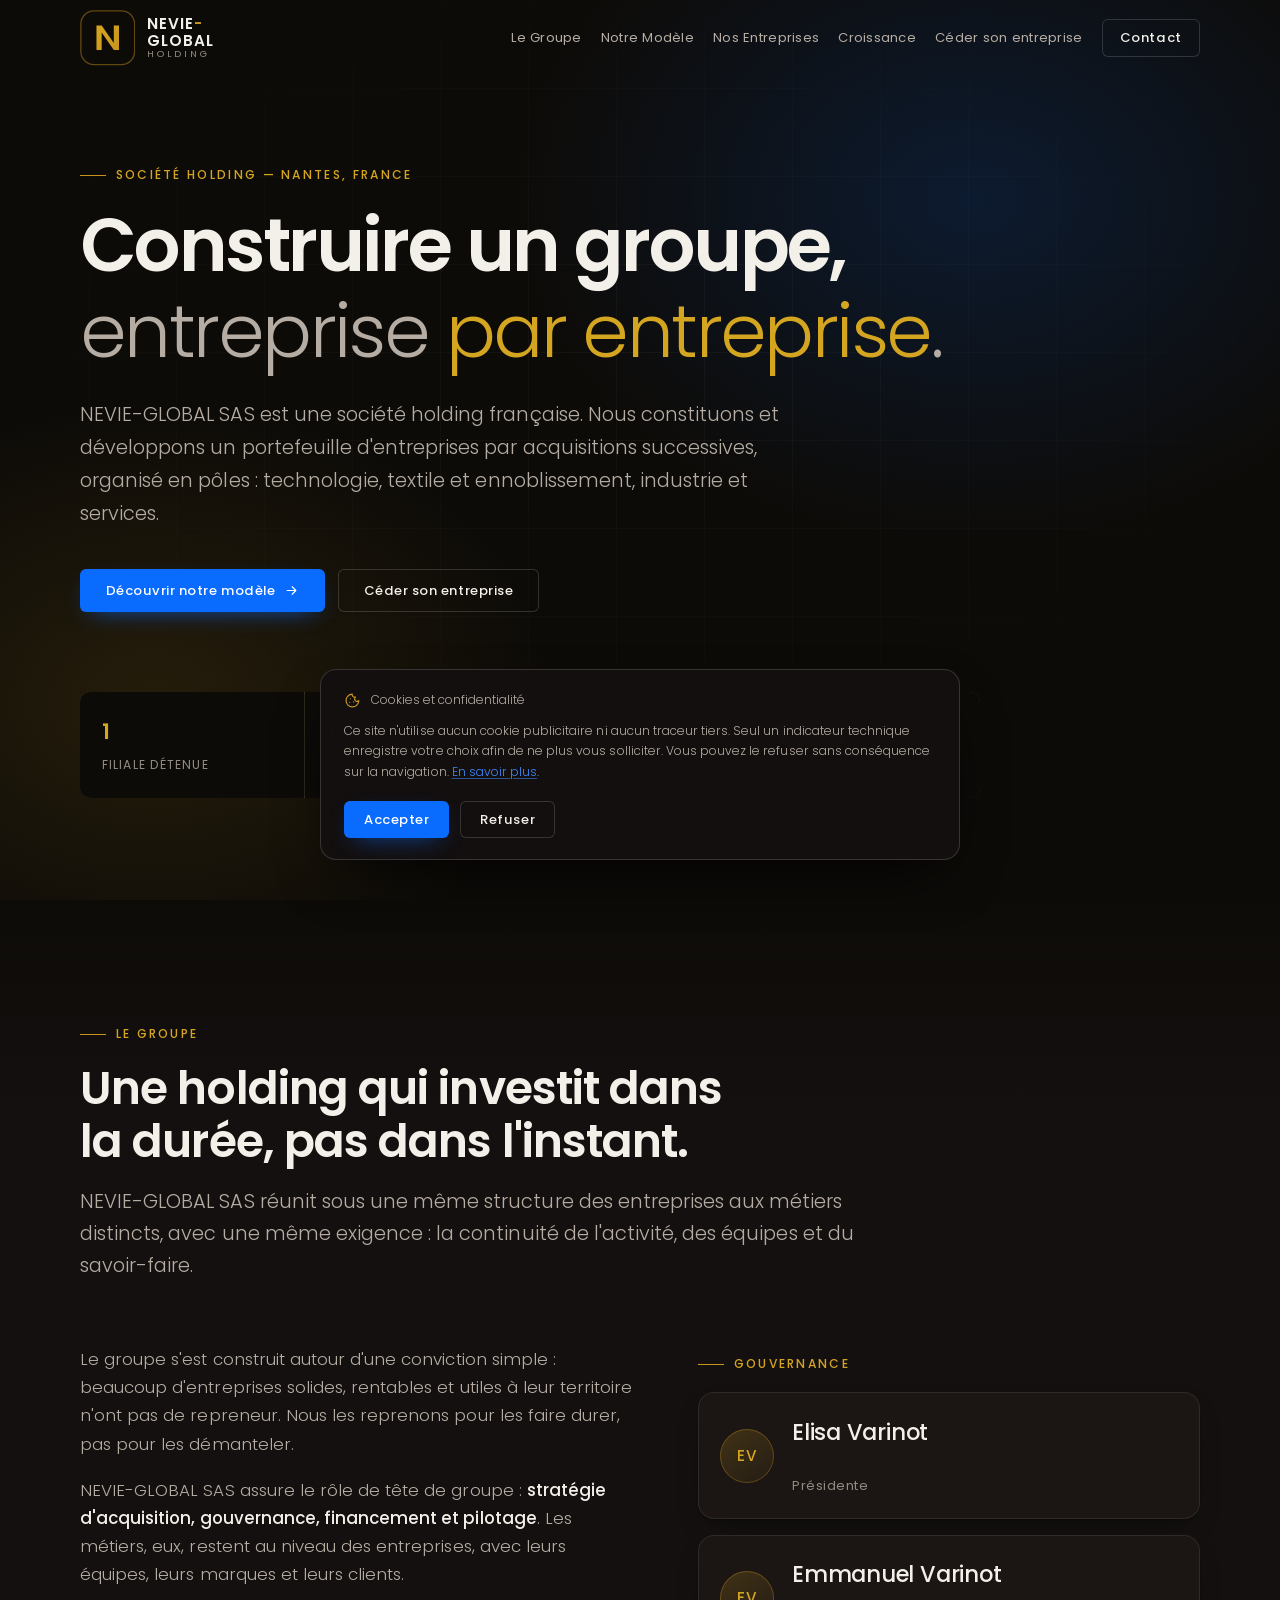
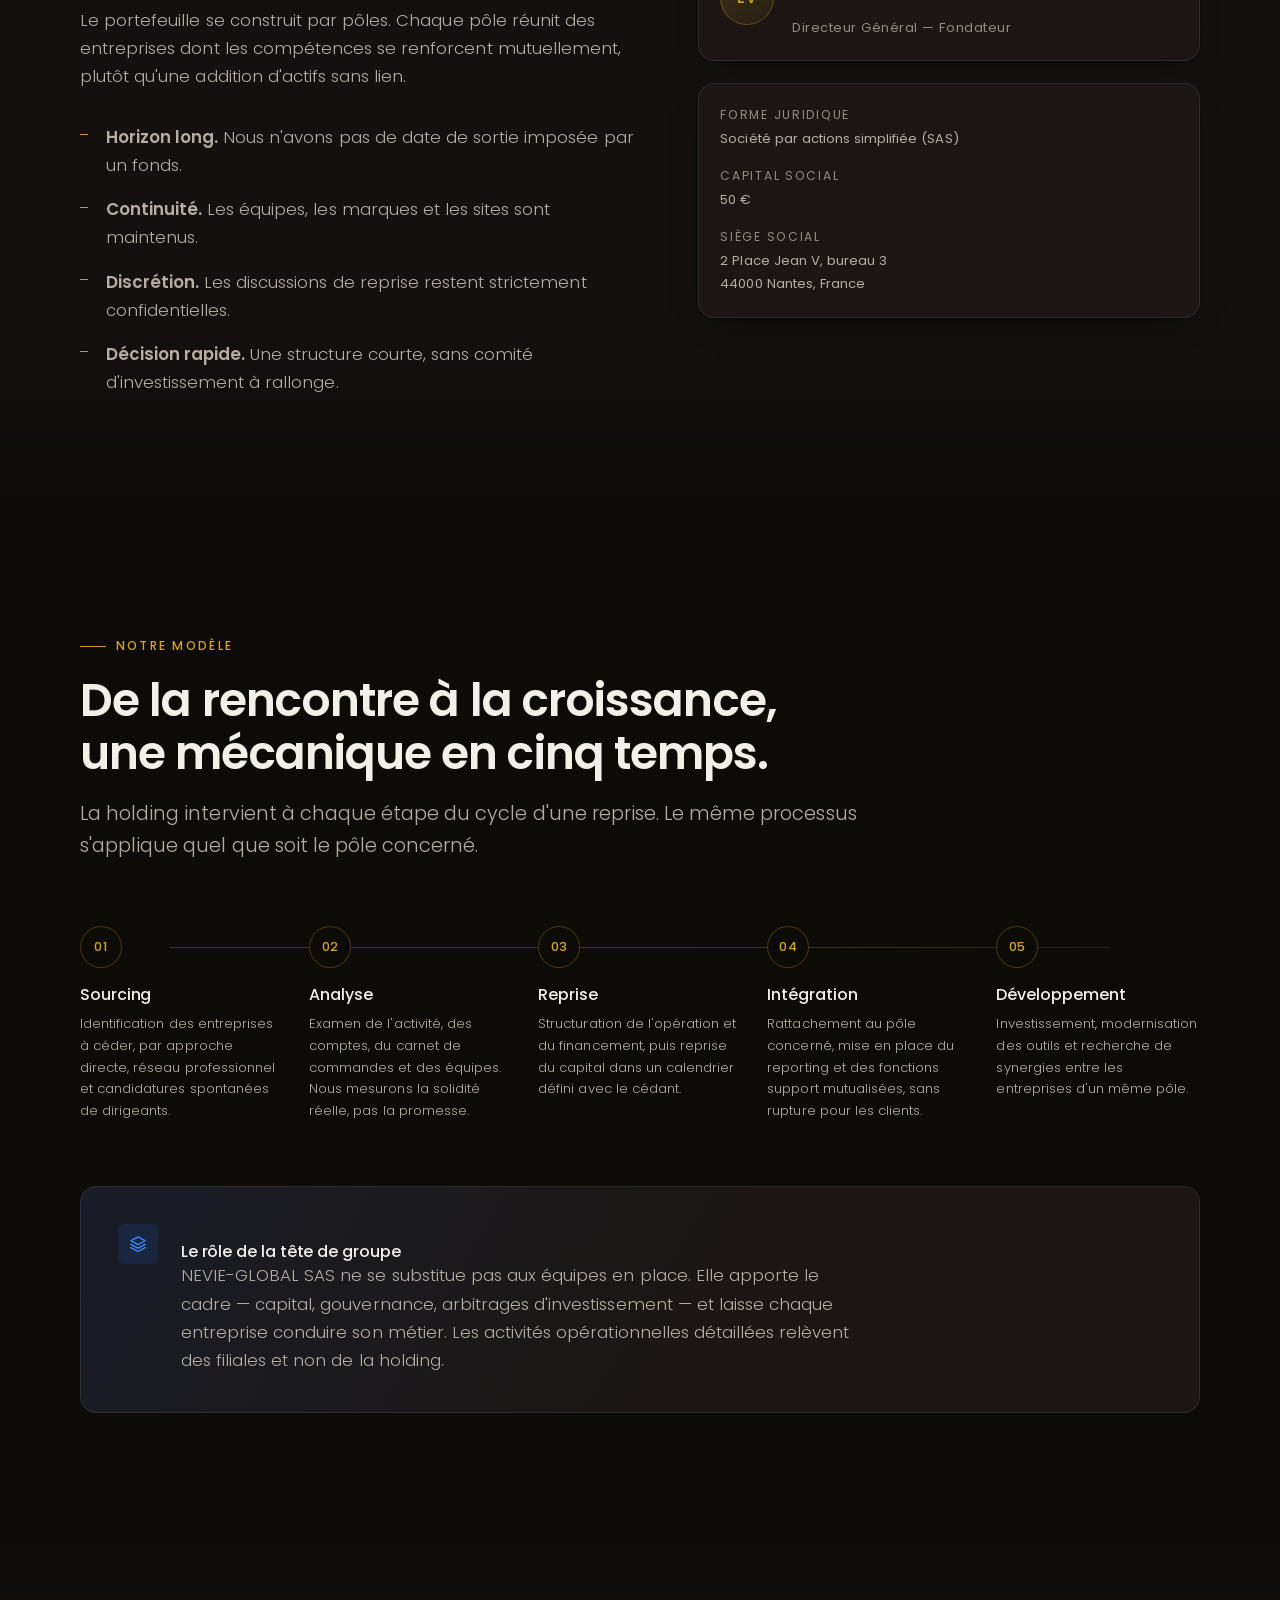
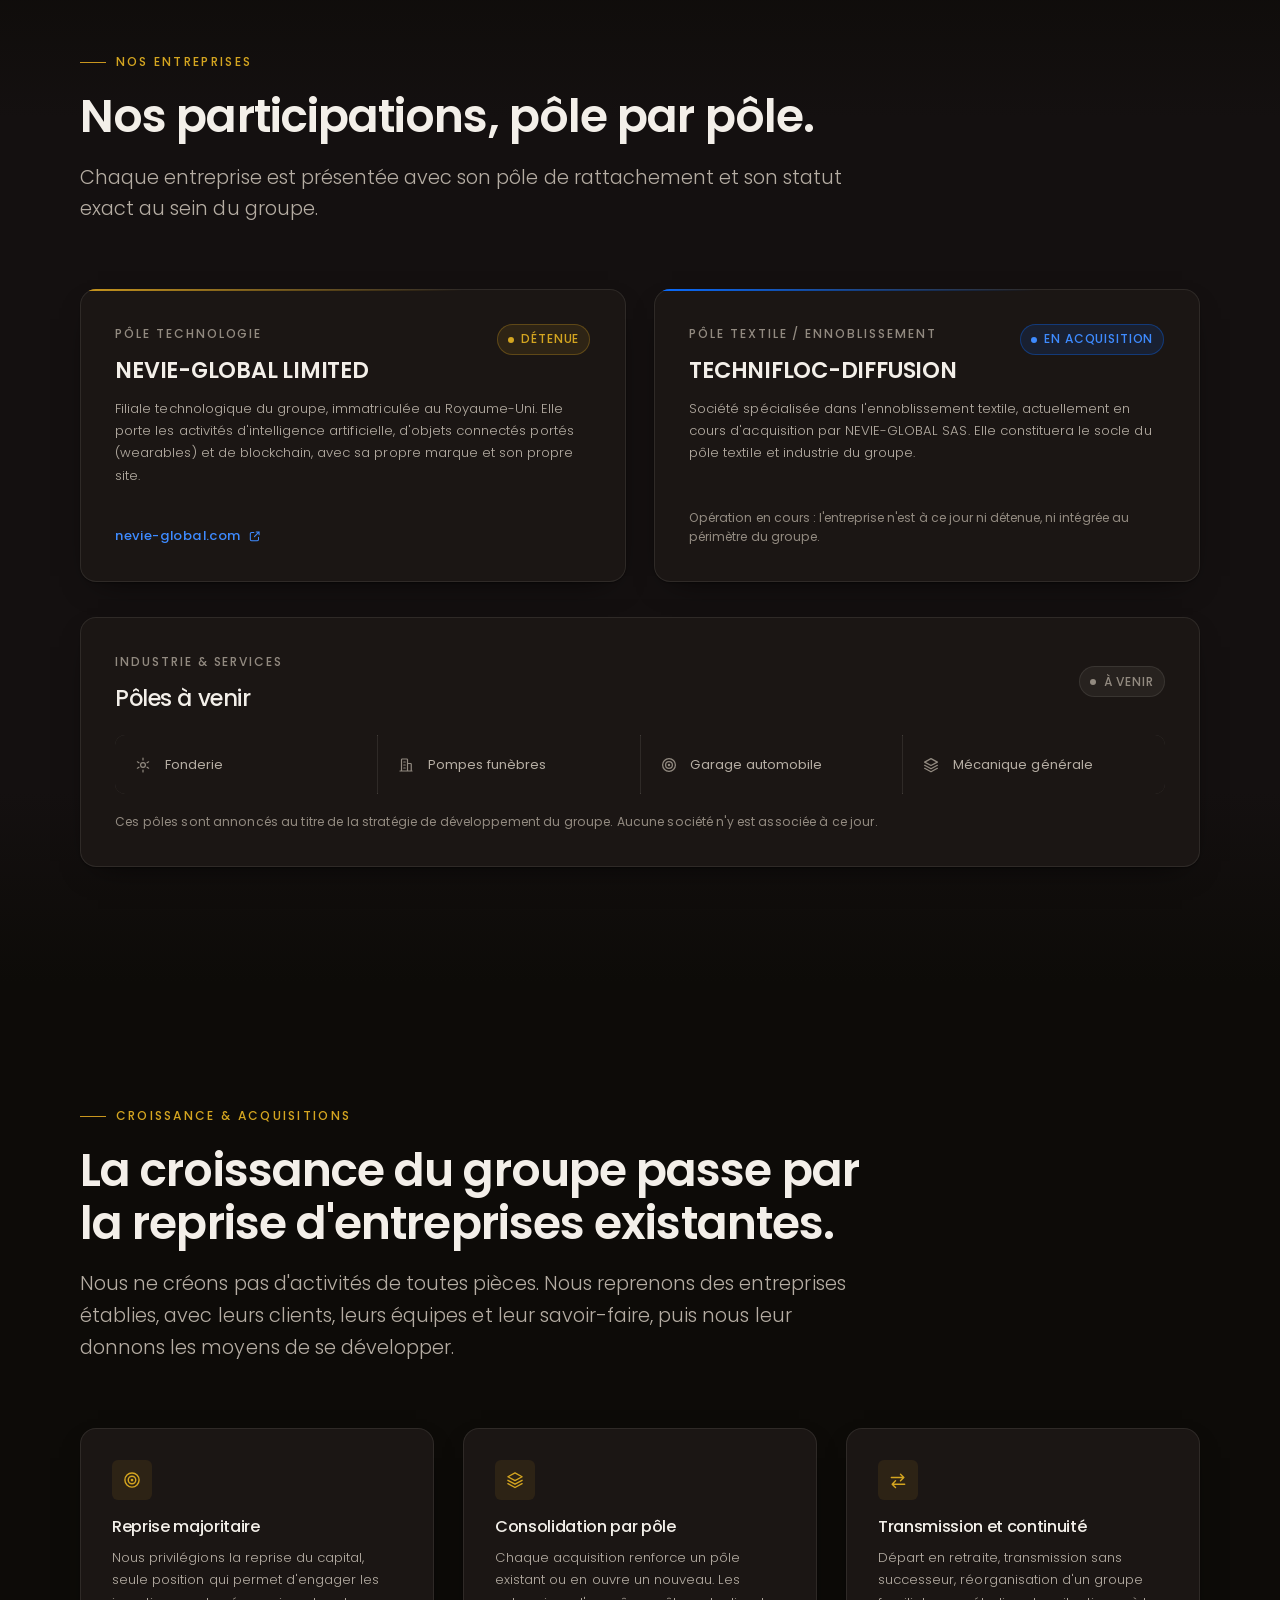
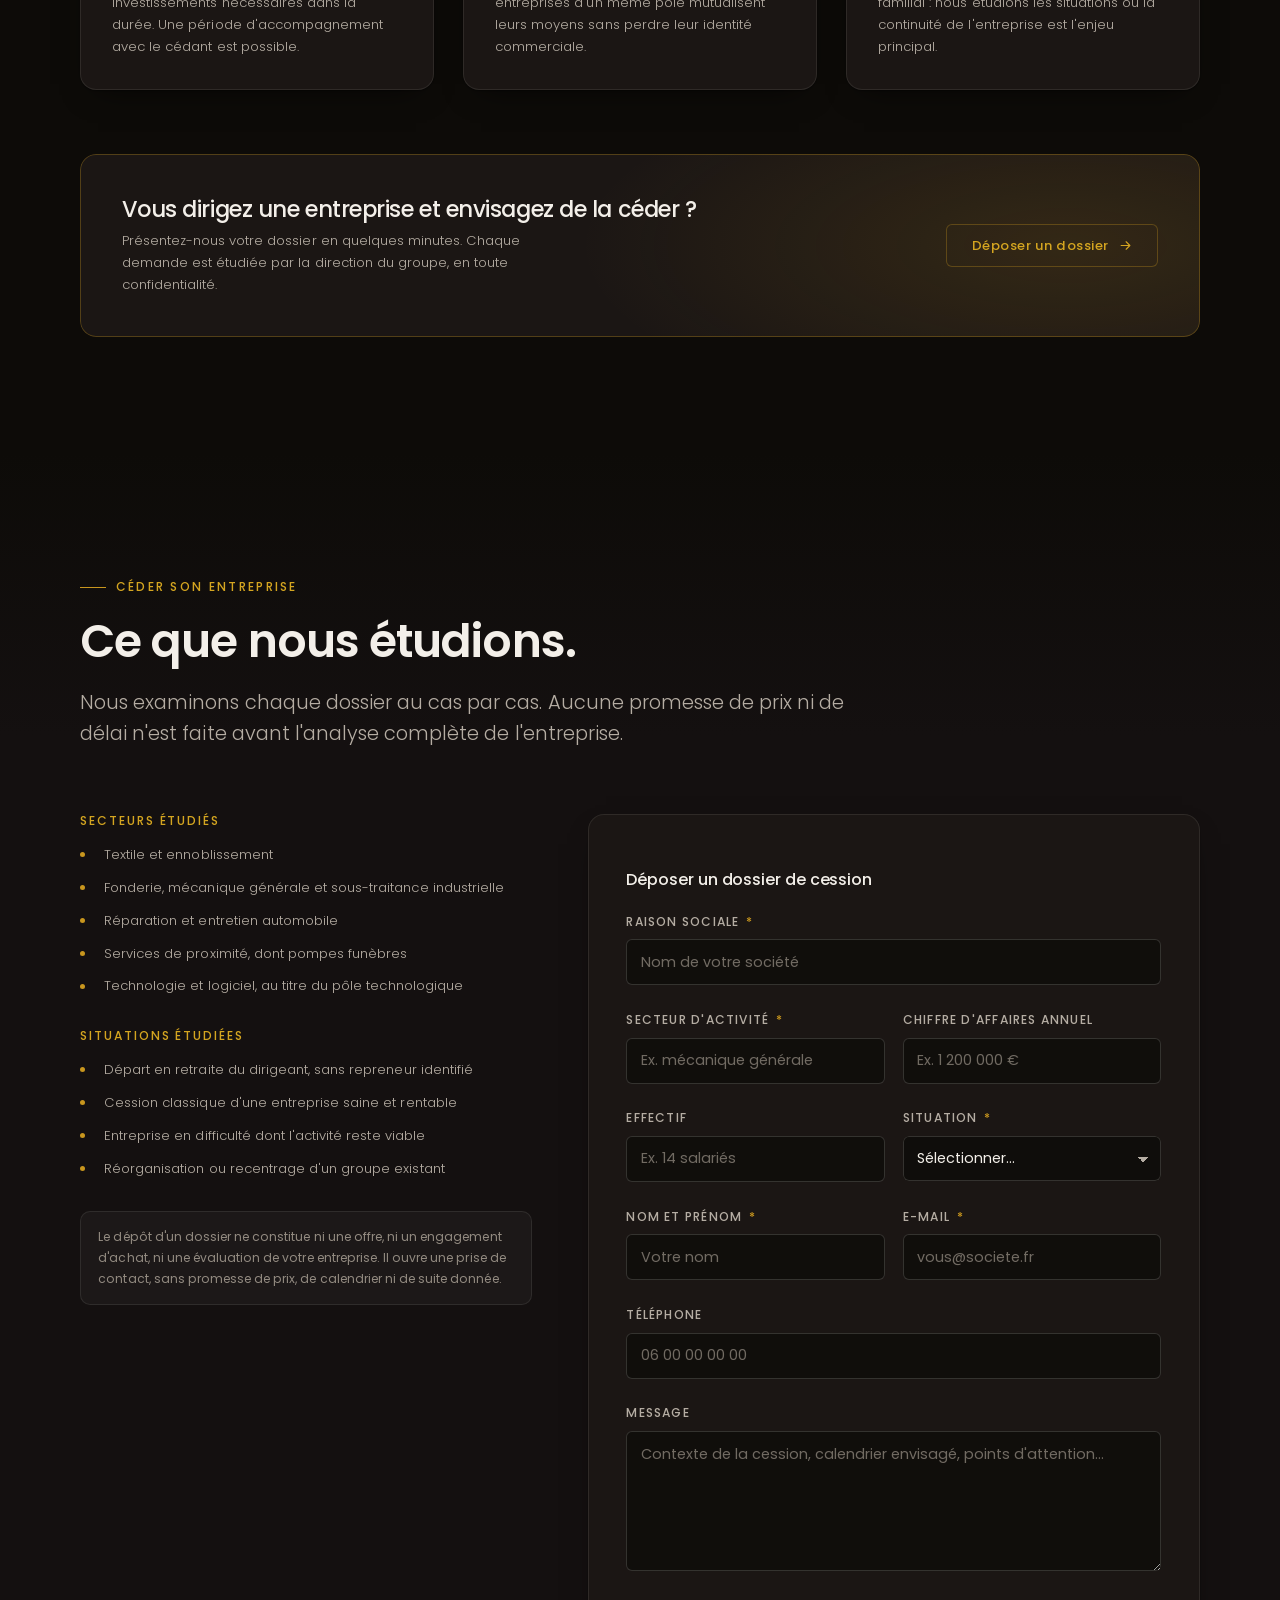
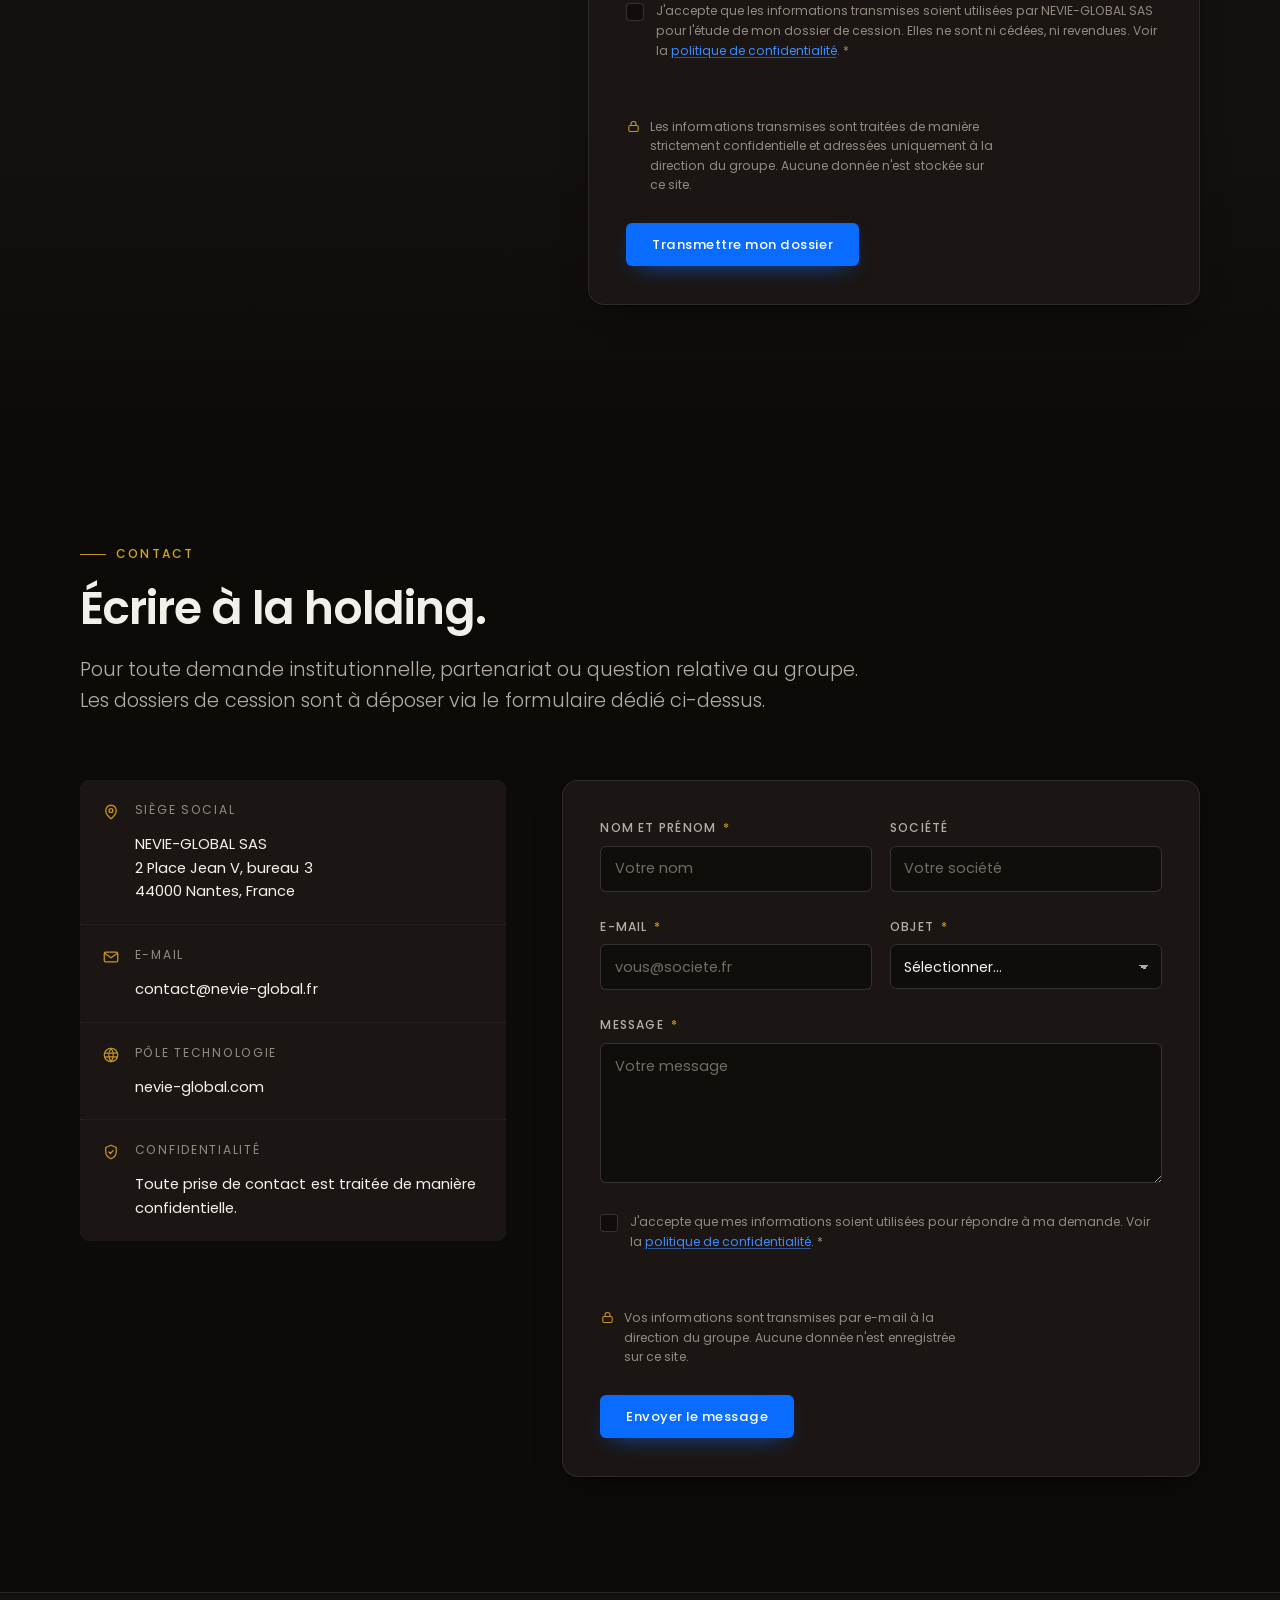
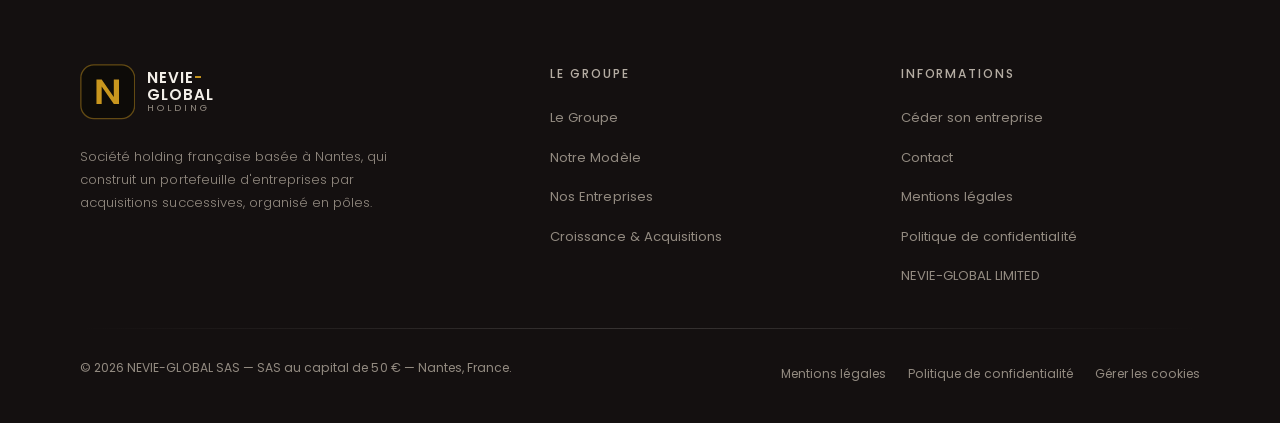
<file: index.html>
<!DOCTYPE html>
<html lang="fr">
<head>
<meta charset="utf-8">
<meta name="viewport" content="width=device-width, initial-scale=1">

<!-- ==========================================================================
     SEO — titre, description, canonique et données structurées.
     Remplacer https://www.nevie-global.fr/ par le domaine définitif avant
     la mise en production (voir README, section « Avant mise en ligne »).
     ========================================================================== -->
<title>NEVIE-GLOBAL SAS — Holding d'investissement et d'acquisition | Nantes</title>
<meta name="description" content="NEVIE-GLOBAL SAS est une holding française basée à Nantes qui construit un portefeuille d'entreprises par acquisitions successives, organisé en pôles : technologie, textile et ennoblissement, industrie et services.">
<meta name="author" content="NEVIE-GLOBAL SAS">
<meta name="robots" content="index, follow">
<meta name="theme-color" content="#0D0B08">
<link rel="canonical" href="https://www.nevie-global.fr/">

<!-- Partage sur les réseaux et messageries -->
<meta property="og:type" content="website">
<meta property="og:locale" content="fr_FR">
<meta property="og:site_name" content="NEVIE-GLOBAL SAS">
<meta property="og:title" content="NEVIE-GLOBAL SAS — Holding d'investissement et d'acquisition">
<meta property="og:description" content="Une holding française qui structure et développe un portefeuille d'entreprises par acquisitions successives.">
<meta property="og:url" content="https://www.nevie-global.fr/">
<meta property="og:image" content="https://www.nevie-global.fr/assets/img/og-nevie-global.jpg">
<meta property="og:image:width" content="1200">
<meta property="og:image:height" content="630">
<meta property="og:image:alt" content="Emblème NEVIE-GLOBAL SAS sur fond sombre">
<meta name="twitter:card" content="summary_large_image">
<meta name="twitter:title" content="NEVIE-GLOBAL SAS — Holding d'investissement et d'acquisition">
<meta name="twitter:description" content="Une holding française qui structure et développe un portefeuille d'entreprises par acquisitions successives.">
<meta name="twitter:image" content="https://www.nevie-global.fr/assets/img/og-nevie-global.jpg">

<link rel="icon" href="favicon.svg" type="image/svg+xml">
<link rel="apple-touch-icon" href="assets/img/embleme-n.svg">

<!-- Préchargement des deux graisses réellement visibles au-dessus de la ligne
     de flottaison : évite le « saut » de police et améliore le LCP. -->
<link rel="preload" href="assets/fonts/poppins-600-latin.woff2" as="font" type="font/woff2" crossorigin>
<link rel="preload" href="assets/fonts/poppins-400-latin.woff2" as="font" type="font/woff2" crossorigin>

<link rel="stylesheet" href="assets/css/fonts.css">
<link rel="stylesheet" href="assets/css/style.css">

<!-- Données structurées : aide les moteurs à identifier l'entité juridique -->
<script type="application/ld+json">
{
  "@context": "https://schema.org",
  "@type": "Organization",
  "name": "NEVIE-GLOBAL SAS",
  "legalName": "NEVIE-GLOBAL SAS",
  "url": "https://www.nevie-global.fr/",
  "logo": "https://www.nevie-global.fr/assets/img/embleme-n.svg",
  "description": "Société holding française qui structure et développe un portefeuille d'entreprises par acquisitions successives.",
  "address": {
    "@type": "PostalAddress",
    "streetAddress": "2 Place Jean V, bureau 3",
    "postalCode": "44000",
    "addressLocality": "Nantes",
    "addressCountry": "FR"
  },
  "employee": [
    { "@type": "Person", "name": "Elisa Varinot", "jobTitle": "Présidente" },
    { "@type": "Person", "name": "Emmanuel Varinot", "jobTitle": "Directeur Général" }
  ],
  "subOrganization": {
    "@type": "Organization",
    "name": "NEVIE-GLOBAL LIMITED",
    "url": "https://nevie-global.com"
  }
}
</script>
</head>

<body>

<a class="saut-contenu" href="#accueil">Aller au contenu principal</a>

<!-- ==========================================================================
     BIBLIOTHÈQUE D'ICÔNES
     Toutes les icônes du site sont regroupées dans un unique sprite SVG inline.
     Aucune police d'icônes, aucun fichier externe : zéro requête réseau
     supplémentaire et aucun décalage de mise en page au chargement.
     ========================================================================== -->
<svg xmlns="http://www.w3.org/2000/svg" style="display:none" aria-hidden="true" focusable="false">
  <symbol id="i-fleche-droite" viewBox="0 0 24 24" fill="none" stroke="currentColor" stroke-width="1.8" stroke-linecap="round" stroke-linejoin="round"><path d="M5 12h13M13 6l6 6-6 6"/></symbol>
  <symbol id="i-fleche-gauche" viewBox="0 0 24 24" fill="none" stroke="currentColor" stroke-width="1.8" stroke-linecap="round" stroke-linejoin="round"><path d="M19 12H6M11 6l-6 6 6 6"/></symbol>
  <symbol id="i-externe" viewBox="0 0 24 24" fill="none" stroke="currentColor" stroke-width="1.8" stroke-linecap="round" stroke-linejoin="round"><path d="M14 5h5v5M19 5l-8 8M18 14v4a2 2 0 0 1-2 2H6a2 2 0 0 1-2-2V8a2 2 0 0 1 2-2h4"/></symbol>
  <symbol id="i-bouclier" viewBox="0 0 24 24" fill="none" stroke="currentColor" stroke-width="1.7" stroke-linecap="round" stroke-linejoin="round"><path d="M12 3l7 3v6c0 4-3 7.2-7 9-4-1.8-7-5-7-9V6z"/><path d="M9.2 12l2 2 3.6-3.8"/></symbol>
  <symbol id="i-coche" viewBox="0 0 24 24" fill="none" stroke="currentColor" stroke-width="1.9" stroke-linecap="round" stroke-linejoin="round"><path d="M4.5 12.5l5 5 10-11"/></symbol>
  <symbol id="i-alerte" viewBox="0 0 24 24" fill="none" stroke="currentColor" stroke-width="1.8" stroke-linecap="round" stroke-linejoin="round"><circle cx="12" cy="12" r="9"/><path d="M12 7.5v5.5M12 16.3v.2"/></symbol>
  <symbol id="i-immeuble" viewBox="0 0 24 24" fill="none" stroke="currentColor" stroke-width="1.6" stroke-linecap="round" stroke-linejoin="round"><path d="M4 20h16M6 20V5a1 1 0 0 1 1-1h6a1 1 0 0 1 1 1v15M14 20V10h4a1 1 0 0 1 1 1v9"/><path d="M9 8h2M9 12h2M9 16h2"/></symbol>
  <symbol id="i-courrier" viewBox="0 0 24 24" fill="none" stroke="currentColor" stroke-width="1.7" stroke-linecap="round" stroke-linejoin="round"><rect x="3" y="5.5" width="18" height="13" rx="2"/><path d="M3.5 7l8.5 6 8.5-6"/></symbol>
  <symbol id="i-broche" viewBox="0 0 24 24" fill="none" stroke="currentColor" stroke-width="1.7" stroke-linecap="round" stroke-linejoin="round"><path d="M12 21s7-5.6 7-11a7 7 0 1 0-14 0c0 5.4 7 11 7 11z"/><circle cx="12" cy="10" r="2.6"/></symbol>
  <symbol id="i-globe" viewBox="0 0 24 24" fill="none" stroke="currentColor" stroke-width="1.6" stroke-linecap="round" stroke-linejoin="round"><circle cx="12" cy="12" r="9"/><path d="M3.5 9.5h17M3.5 14.5h17M12 3a15 15 0 0 1 0 18 15 15 0 0 1 0-18z"/></symbol>
  <symbol id="i-cible" viewBox="0 0 24 24" fill="none" stroke="currentColor" stroke-width="1.7" stroke-linecap="round" stroke-linejoin="round"><circle cx="12" cy="12" r="8.5"/><circle cx="12" cy="12" r="4.5"/><circle cx="12" cy="12" r=".8" fill="currentColor"/></symbol>
  <symbol id="i-couches" viewBox="0 0 24 24" fill="none" stroke="currentColor" stroke-width="1.7" stroke-linecap="round" stroke-linejoin="round"><path d="M12 3.5l8.5 4.6L12 12.7 3.5 8.1z"/><path d="M3.5 12.4L12 17l8.5-4.6M3.5 16.4L12 21l8.5-4.6"/></symbol>
  <!-- Transmission : deux flux qui s'échangent -->
  <symbol id="i-poignee" viewBox="0 0 24 24" fill="none" stroke="currentColor" stroke-width="1.7" stroke-linecap="round" stroke-linejoin="round"><path d="M4 9h15M15 5l4 4-4 4"/><path d="M20 17H5M9 13l-4 4 4 4"/></symbol>
  <symbol id="i-cadenas" viewBox="0 0 24 24" fill="none" stroke="currentColor" stroke-width="1.7" stroke-linecap="round" stroke-linejoin="round"><rect x="4.5" y="10.5" width="15" height="9.5" rx="2"/><path d="M8 10.5V8a4 4 0 0 1 8 0v2.5"/></symbol>
  <symbol id="i-cookie" viewBox="0 0 24 24" fill="none" stroke="currentColor" stroke-width="1.7" stroke-linecap="round" stroke-linejoin="round"><path d="M20.9 12.3A9 9 0 1 1 11.7 3.1a3.4 3.4 0 0 0 4.5 4 3.4 3.4 0 0 0 4.7 5.2z"/><path d="M9 9.5v.01M8 14.5v.01M13.5 14v.01"/></symbol>
  <symbol id="i-engrenage" viewBox="0 0 24 24" fill="none" stroke="currentColor" stroke-width="1.6" stroke-linecap="round" stroke-linejoin="round"><circle cx="12" cy="12" r="3.2"/><path d="M12 2.8v2.4M12 18.8v2.4M4.5 7.8l2.1 1.2M17.4 15l2.1 1.2M4.5 16.2l2.1-1.2M17.4 9l2.1-1.2"/></symbol>
</svg>

<!-- ==========================================================================
     EN-TÊTE — navigation ancrée à défilement fluide
     ========================================================================== -->
<header class="entete" id="entete">
  <div class="conteneur entete__inner">

    <a class="marque" href="#accueil" aria-label="NEVIE-GLOBAL SAS — retour en haut de page">
      <svg class="marque__embleme" viewBox="0 0 64 64" aria-hidden="true" focusable="false">
        <defs>
          <linearGradient id="or-entete" x1="0" y1="0" x2="1" y2="1">
            <stop offset="0%" stop-color="#D4A520"/>
            <stop offset="100%" stop-color="#C8961E"/>
          </linearGradient>
        </defs>
        <rect x="1" y="1" width="62" height="62" rx="15" fill="#0D0B08" stroke="#C8961E" stroke-opacity=".45" stroke-width="1.5"/>
        <path d="M19 46V18h6l14 20V18h6v28h-6L25 26v20z" fill="url(#or-entete)"/>
      </svg>
      <span class="marque__texte">
        <span class="marque__nom">NEVIE<span>-</span>GLOBAL</span>
        <span class="marque__forme">Holding</span>
      </span>
    </a>

    <nav class="nav" id="nav" aria-label="Navigation principale">
      <a class="nav__lien" href="#groupe">Le Groupe</a>
      <a class="nav__lien" href="#modele">Notre Modèle</a>
      <a class="nav__lien" href="#entreprises">Nos Entreprises</a>
      <a class="nav__lien" href="#croissance">Croissance</a>
      <a class="nav__lien" href="#ceder">Céder son entreprise</a>
      <a class="btn btn--secondaire" href="#contact">Contact</a>
    </nav>

    <button class="burger" id="burger" type="button"
            aria-label="Ouvrir le menu" aria-expanded="false" aria-controls="nav">
      <span class="burger__barres" aria-hidden="true"><i></i></span>
    </button>

  </div>
</header>

<main id="contenu">

  <!-- ========================================================================
       HERO
       ======================================================================== -->
  <section class="hero" id="accueil">
    <div class="hero__fond" aria-hidden="true"></div>
    <div class="hero__grille" aria-hidden="true"></div>

    <div class="conteneur">
      <div class="hero__contenu">
        <p class="eyebrow">Société holding — Nantes, France</p>

        <h1 class="hero__titre">
          Construire un groupe,
          <span class="ligne-or">entreprise <em>par entreprise</em>.</span>
        </h1>

        <p class="hero__chapo">
          NEVIE-GLOBAL SAS est une société holding française. Nous constituons et développons
          un portefeuille d'entreprises par acquisitions successives, organisé en pôles :
          technologie, textile et ennoblissement, industrie et services.
        </p>

        <div class="hero__actions">
          <a class="btn btn--primaire" href="#modele">
            Découvrir notre modèle
            <svg class="ico" width="15" height="15" aria-hidden="true"><use href="#i-fleche-droite"></use></svg>
          </a>
          <a class="btn btn--secondaire" href="#ceder">Céder son entreprise</a>
        </div>

        <!-- Repères chiffrés : lecture du groupe en un coup d'œil -->
        <div class="hero__reperes reveal">
          <div class="repere">
            <span class="repere__val">1</span>
            <span class="repere__lib">Filiale détenue</span>
          </div>
          <div class="repere">
            <span class="repere__val">1</span>
            <span class="repere__lib">Acquisition en cours</span>
          </div>
          <div class="repere">
            <span class="repere__val">4</span>
            <span class="repere__lib">Pôles à venir</span>
          </div>
          <div class="repere">
            <span class="repere__val">FR&nbsp;/&nbsp;UK</span>
            <span class="repere__lib">Implantations</span>
          </div>
        </div>
      </div>
    </div>
  </section>

  <!-- ========================================================================
       LE GROUPE — histoire courte, vision, gouvernance
       ======================================================================== -->
  <section class="section section--alt" id="groupe">
    <div class="conteneur">

      <div class="section-tete reveal">
        <p class="eyebrow">Le Groupe</p>
        <h2>Une holding qui investit dans la durée, pas dans l'instant.</h2>
        <p class="chapo">
          NEVIE-GLOBAL SAS réunit sous une même structure des entreprises aux métiers distincts,
          avec une même exigence : la continuité de l'activité, des équipes et du savoir-faire.
        </p>
      </div>

      <div class="groupe__grille">

        <div class="groupe__texte reveal">
          <p>
            Le groupe s'est construit autour d'une conviction simple : beaucoup d'entreprises
            solides, rentables et utiles à leur territoire n'ont pas de repreneur. Nous les
            reprenons pour les faire durer, pas pour les démanteler.
          </p>
          <p>
            NEVIE-GLOBAL SAS assure le rôle de tête de groupe : <strong>stratégie d'acquisition,
            gouvernance, financement et pilotage</strong>. Les métiers, eux, restent au niveau des
            entreprises, avec leurs équipes, leurs marques et leurs clients.
          </p>
          <p>
            Le portefeuille se construit par pôles. Chaque pôle réunit des entreprises dont les
            compétences se renforcent mutuellement, plutôt qu'une addition d'actifs sans lien.
          </p>

          <ul class="liste-marquee">
            <li><strong>Horizon long.</strong> Nous n'avons pas de date de sortie imposée par un fonds.</li>
            <li><strong>Continuité.</strong> Les équipes, les marques et les sites sont maintenus.</li>
            <li><strong>Discrétion.</strong> Les discussions de reprise restent strictement confidentielles.</li>
            <li><strong>Décision rapide.</strong> Une structure courte, sans comité d'investissement à rallonge.</li>
          </ul>
        </div>

        <!-- Gouvernance -->
        <div class="reveal">
          <p class="eyebrow">Gouvernance</p>

          <div class="gouvernance">
            <div class="carte dirigeant">
              <span class="dirigeant__initiales" aria-hidden="true">EV</span>
              <div>
                <p class="dirigeant__nom">Elisa Varinot</p>
                <p class="dirigeant__role">Présidente</p>
              </div>
            </div>

            <div class="carte dirigeant">
              <span class="dirigeant__initiales" aria-hidden="true">EV</span>
              <div>
                <p class="dirigeant__nom">Emmanuel Varinot</p>
                <p class="dirigeant__role">Directeur Général — Fondateur</p>
              </div>
            </div>

            <dl class="carte encart-siege">
              <dt>Forme juridique</dt>
              <dd>Société par actions simplifiée (SAS)</dd>
              <dt>Capital social</dt>
              <dd>50 €</dd>
              <dt>Siège social</dt>
              <dd>2 Place Jean V, bureau 3<br>44000 Nantes, France</dd>
            </dl>
          </div>
        </div>

      </div>
    </div>
  </section>

  <!-- ========================================================================
       NOTRE MODÈLE — mécanique de la holding en cinq étapes
       ======================================================================== -->
  <section class="section" id="modele">
    <div class="conteneur">

      <div class="section-tete reveal">
        <p class="eyebrow">Notre Modèle</p>
        <h2>De la rencontre à la croissance, une mécanique en cinq temps.</h2>
        <p class="chapo">
          La holding intervient à chaque étape du cycle d'une reprise. Le même processus
          s'applique quel que soit le pôle concerné.
        </p>
      </div>

      <ol class="modele__etapes reveal">
        <li class="etape">
          <span class="etape__num">01</span>
          <h3 class="etape__titre">Sourcing</h3>
          <p class="etape__desc">
            Identification des entreprises à céder, par approche directe, réseau professionnel
            et candidatures spontanées de dirigeants.
          </p>
        </li>
        <li class="etape">
          <span class="etape__num">02</span>
          <h3 class="etape__titre">Analyse</h3>
          <p class="etape__desc">
            Examen de l'activité, des comptes, du carnet de commandes et des équipes.
            Nous mesurons la solidité réelle, pas la promesse.
          </p>
        </li>
        <li class="etape">
          <span class="etape__num">03</span>
          <h3 class="etape__titre">Reprise</h3>
          <p class="etape__desc">
            Structuration de l'opération et du financement, puis reprise du capital
            dans un calendrier défini avec le cédant.
          </p>
        </li>
        <li class="etape">
          <span class="etape__num">04</span>
          <h3 class="etape__titre">Intégration</h3>
          <p class="etape__desc">
            Rattachement au pôle concerné, mise en place du reporting et des fonctions
            support mutualisées, sans rupture pour les clients.
          </p>
        </li>
        <li class="etape">
          <span class="etape__num">05</span>
          <h3 class="etape__titre">Développement</h3>
          <p class="etape__desc">
            Investissement, modernisation des outils et recherche de synergies entre
            les entreprises d'un même pôle.
          </p>
        </li>
      </ol>

      <div class="modele__synthese reveal">
        <span class="ico-bloc" aria-hidden="true">
          <svg class="ico" width="20" height="20"><use href="#i-couches"></use></svg>
        </span>
        <div>
          <h3 class="etape__titre">Le rôle de la tête de groupe</h3>
          <p>
            NEVIE-GLOBAL SAS ne se substitue pas aux équipes en place. Elle apporte le cadre —
            capital, gouvernance, arbitrages d'investissement — et laisse chaque entreprise
            conduire son métier. Les activités opérationnelles détaillées relèvent des filiales
            et non de la holding.
          </p>
        </div>
      </div>

    </div>
  </section>

  <!-- ========================================================================
       NOS ENTREPRISES — participations par pôle
       Statuts affichés strictement : Détenue / En acquisition / À venir.
       ======================================================================== -->
  <section class="section section--alt" id="entreprises">
    <div class="conteneur">

      <div class="section-tete reveal">
        <p class="eyebrow">Nos Entreprises</p>
        <h2>Nos participations, pôle par pôle.</h2>
        <p class="chapo">
          Chaque entreprise est présentée avec son pôle de rattachement et son statut exact
          au sein du groupe.
        </p>
      </div>

      <div class="poles">

        <div class="poles__nommes">

          <!-- Pôle Technologie — filiale détenue -->
          <article class="carte entite reveal">
            <div class="entite__tete">
              <div>
                <p class="entite__pole">Pôle Technologie</p>
                <h3 class="entite__nom">NEVIE-GLOBAL LIMITED</h3>
              </div>
              <span class="badge badge--detenue">Détenue</span>
            </div>
            <p class="entite__desc">
              Filiale technologique du groupe, immatriculée au Royaume-Uni. Elle porte les
              activités d'intelligence artificielle, d'objets connectés portés (wearables)
              et de blockchain, avec sa propre marque et son propre site.
            </p>
            <div class="entite__pied">
              <a class="lien-fleche" href="https://nevie-global.com" target="_blank" rel="noopener noreferrer">
                nevie-global.com
                <svg class="ico" width="14" height="14" aria-hidden="true"><use href="#i-externe"></use></svg>
                <span class="sr-only">(nouvelle fenêtre)</span>
              </a>
            </div>
          </article>

          <!-- Pôle Textile / ennoblissement — société en cours d'acquisition -->
          <article class="carte entite entite--acquisition reveal">
            <div class="entite__tete">
              <div>
                <p class="entite__pole">Pôle Textile / Ennoblissement</p>
                <h3 class="entite__nom">TECHNIFLOC-DIFFUSION</h3>
              </div>
              <span class="badge badge--acquisition">En acquisition</span>
            </div>
            <p class="entite__desc">
              Société spécialisée dans l'ennoblissement textile, actuellement en cours
              d'acquisition par NEVIE-GLOBAL SAS. Elle constituera le socle du pôle
              textile et industrie du groupe.
            </p>
            <div class="entite__pied">
              <p class="entite__note">
                Opération en cours&nbsp;: l'entreprise n'est à ce jour ni détenue,
                ni intégrée au périmètre du groupe.
              </p>
            </div>
          </article>

        </div>

        <!-- Pôles annoncés, sans société nommée à ce stade -->
        <div class="carte avenir reveal">
          <div class="avenir__tete">
            <div>
              <p class="entite__pole">Industrie &amp; Services</p>
              <h3 class="avenir__titre">Pôles à venir</h3>
            </div>
            <span class="badge badge--avenir">À venir</span>
          </div>

          <ul class="avenir__liste">
            <li class="avenir__item">
              <svg class="ico" aria-hidden="true"><use href="#i-engrenage"></use></svg>
              Fonderie
            </li>
            <li class="avenir__item">
              <svg class="ico" aria-hidden="true"><use href="#i-immeuble"></use></svg>
              Pompes funèbres
            </li>
            <li class="avenir__item">
              <svg class="ico" aria-hidden="true"><use href="#i-cible"></use></svg>
              Garage automobile
            </li>
            <li class="avenir__item">
              <svg class="ico" aria-hidden="true"><use href="#i-couches"></use></svg>
              Mécanique générale
            </li>
          </ul>

          <p class="avenir__note">
            Ces pôles sont annoncés au titre de la stratégie de développement du groupe.
            Aucune société n'y est associée à ce jour.
          </p>
        </div>

      </div>
    </div>
  </section>

  <!-- ========================================================================
       CROISSANCE & ACQUISITIONS
       ======================================================================== -->
  <section class="section" id="croissance">
    <div class="conteneur">

      <div class="section-tete reveal">
        <p class="eyebrow">Croissance &amp; Acquisitions</p>
        <h2>La croissance du groupe passe par la reprise d'entreprises existantes.</h2>
        <p class="chapo">
          Nous ne créons pas d'activités de toutes pièces. Nous reprenons des entreprises
          établies, avec leurs clients, leurs équipes et leur savoir-faire, puis nous leur
          donnons les moyens de se développer.
        </p>
      </div>

      <div class="croissance__grille">

        <article class="carte axe reveal">
          <span class="axe__ico" aria-hidden="true">
            <svg class="ico"><use href="#i-cible"></use></svg>
          </span>
          <h3 class="axe__titre">Reprise majoritaire</h3>
          <p class="axe__desc">
            Nous privilégions la reprise du capital, seule position qui permet d'engager
            les investissements nécessaires dans la durée. Une période
            d'accompagnement avec le cédant est possible.
          </p>
        </article>

        <article class="carte axe reveal">
          <span class="axe__ico" aria-hidden="true">
            <svg class="ico"><use href="#i-couches"></use></svg>
          </span>
          <h3 class="axe__titre">Consolidation par pôle</h3>
          <p class="axe__desc">
            Chaque acquisition renforce un pôle existant ou en ouvre un nouveau.
            Les entreprises d'un même pôle mutualisent leurs moyens sans perdre
            leur identité commerciale.
          </p>
        </article>

        <article class="carte axe reveal">
          <span class="axe__ico" aria-hidden="true">
            <svg class="ico"><use href="#i-poignee"></use></svg>
          </span>
          <h3 class="axe__titre">Transmission et continuité</h3>
          <p class="axe__desc">
            Départ en retraite, transmission sans successeur, réorganisation
            d'un groupe familial : nous étudions les situations où la continuité
            de l'entreprise est l'enjeu principal.
          </p>
        </article>

      </div>

      <div class="bande-cta reveal">
        <div>
          <h3>Vous dirigez une entreprise et envisagez de la céder&nbsp;?</h3>
          <p>
            Présentez-nous votre dossier en quelques minutes. Chaque demande est étudiée
            par la direction du groupe, en toute confidentialité.
          </p>
        </div>
        <a class="btn btn--or" href="#ceder">
          Déposer un dossier
          <svg class="ico" width="15" height="15" aria-hidden="true"><use href="#i-fleche-droite"></use></svg>
        </a>
      </div>

    </div>
  </section>

  <!-- ========================================================================
       CÉDER SON ENTREPRISE — critères + formulaire de cession
       ======================================================================== -->
  <section class="section section--alt" id="ceder">
    <div class="conteneur">

      <div class="section-tete reveal">
        <p class="eyebrow">Céder son entreprise</p>
        <h2>Ce que nous étudions.</h2>
        <p class="chapo">
          Nous examinons chaque dossier au cas par cas. Aucune promesse de prix ni de
          délai n'est faite avant l'analyse complète de l'entreprise.
        </p>
      </div>

      <div class="ceder__grille">

        <div class="reveal">
          <div class="critere-bloc">
            <h3>Secteurs étudiés</h3>
            <ul class="puces">
              <li>Textile et ennoblissement</li>
              <li>Fonderie, mécanique générale et sous-traitance industrielle</li>
              <li>Réparation et entretien automobile</li>
              <li>Services de proximité, dont pompes funèbres</li>
              <li>Technologie et logiciel, au titre du pôle technologique</li>
            </ul>
          </div>

          <div class="critere-bloc">
            <h3>Situations étudiées</h3>
            <ul class="puces">
              <li>Départ en retraite du dirigeant, sans repreneur identifié</li>
              <li>Cession classique d'une entreprise saine et rentable</li>
              <li>Entreprise en difficulté dont l'activité reste viable</li>
              <li>Réorganisation ou recentrage d'un groupe existant</li>
            </ul>
          </div>

          <p class="avertissement">
            Le dépôt d'un dossier ne constitue ni une offre, ni un engagement d'achat, ni
            une évaluation de votre entreprise. Il ouvre une prise de contact, sans
            promesse de prix, de calendrier ni de suite donnée.
          </p>
        </div>

        <!-- ---------------------------------------------------------------
             Formulaire de cession
             Envoi par e-mail via Formspree (voir assets/js/main.js).
             Aucune base de données, aucun CRM, aucune donnée conservée sur le site.
             --------------------------------------------------------------- -->
        <div class="carte form-bloc reveal">
          <h3 class="etape__titre" style="margin-bottom:1.4rem">Déposer un dossier de cession</h3>

          <form class="form-grille" id="form-cession" novalidate>

            <!-- Piège à robots : invisible et non focalisable pour un humain -->
            <div class="pot-de-miel" aria-hidden="true">
              <label for="cession-site">Ne pas remplir</label>
              <input type="text" id="cession-site" name="_gotcha" tabindex="-1" autocomplete="off">
            </div>

            <div class="champ champ--plein">
              <label for="cession-raison-sociale">Raison sociale <span class="requis" aria-hidden="true">*</span></label>
              <input type="text" id="cession-raison-sociale" name="Raison sociale" required autocomplete="organization" placeholder="Nom de votre société">
              <p class="champ__erreur" data-erreur></p>
            </div>

            <div class="champ">
              <label for="cession-secteur">Secteur d'activité <span class="requis" aria-hidden="true">*</span></label>
              <input type="text" id="cession-secteur" name="Secteur" required placeholder="Ex. mécanique générale">
              <p class="champ__erreur" data-erreur></p>
            </div>

            <div class="champ">
              <label for="cession-ca">Chiffre d'affaires annuel</label>
              <input type="text" id="cession-ca" name="Chiffre d'affaires" placeholder="Ex. 1 200 000 €">
              <p class="champ__erreur" data-erreur></p>
            </div>

            <div class="champ">
              <label for="cession-effectif">Effectif</label>
              <input type="text" id="cession-effectif" name="Effectif" inputmode="numeric" placeholder="Ex. 14 salariés">
              <p class="champ__erreur" data-erreur></p>
            </div>

            <div class="champ">
              <label for="cession-situation">Situation <span class="requis" aria-hidden="true">*</span></label>
              <select id="cession-situation" name="Situation" required>
                <option value="" selected disabled>Sélectionner…</option>
                <option value="Départ en retraite">Départ en retraite</option>
                <option value="Cession classique">Cession classique</option>
                <option value="Entreprise en difficulté">Entreprise en difficulté</option>
                <option value="Autre">Autre</option>
              </select>
              <p class="champ__erreur" data-erreur></p>
            </div>

            <div class="champ">
              <label for="cession-nom">Nom et prénom <span class="requis" aria-hidden="true">*</span></label>
              <input type="text" id="cession-nom" name="Contact" required autocomplete="name" placeholder="Votre nom">
              <p class="champ__erreur" data-erreur></p>
            </div>

            <div class="champ">
              <label for="cession-email">E-mail <span class="requis" aria-hidden="true">*</span></label>
              <input type="email" id="cession-email" name="email" required autocomplete="email" placeholder="vous@societe.fr">
              <p class="champ__erreur" data-erreur></p>
            </div>

            <div class="champ champ--plein">
              <label for="cession-tel">Téléphone</label>
              <input type="tel" id="cession-tel" name="Téléphone" autocomplete="tel" placeholder="06 00 00 00 00">
              <p class="champ__erreur" data-erreur></p>
            </div>

            <div class="champ champ--plein">
              <label for="cession-message">Message</label>
              <textarea id="cession-message" name="Message" rows="5" placeholder="Contexte de la cession, calendrier envisagé, points d'attention…"></textarea>
              <p class="champ__erreur" data-erreur></p>
            </div>

            <!-- Consentement RGPD — volontairement NON pré-coché -->
            <div class="champ-consentement">
              <input type="checkbox" id="cession-rgpd" name="Consentement RGPD" value="Accordé" required>
              <label for="cession-rgpd">
                J'accepte que les informations transmises soient utilisées par NEVIE-GLOBAL SAS
                pour l'étude de mon dossier de cession. Elles ne sont ni cédées, ni revendues.
                Voir la <a href="politique-de-confidentialite.html">politique de confidentialité</a>. <span class="requis" aria-hidden="true">*</span>
              </label>
            </div>
            <p class="champ__erreur" data-erreur-consentement></p>

            <div class="form-pied">
              <p class="mention-confidentialite">
                <svg class="ico" aria-hidden="true"><use href="#i-cadenas"></use></svg>
                Les informations transmises sont traitées de manière strictement confidentielle
                et adressées uniquement à la direction du groupe. Aucune donnée n'est stockée
                sur ce site.
              </p>
              <button class="btn btn--primaire" type="submit" data-libelle="Transmettre mon dossier">
                Transmettre mon dossier
              </button>
            </div>

            <!-- Zone de retour : renseignée par le JS après l'envoi -->
            <p class="form-retour" data-retour role="status" aria-live="polite"></p>

          </form>
        </div>

      </div>
    </div>
  </section>

  <!-- ========================================================================
       CONTACT
       ======================================================================== -->
  <section class="section" id="contact">
    <div class="conteneur">

      <div class="section-tete reveal">
        <p class="eyebrow">Contact</p>
        <h2>Écrire à la holding.</h2>
        <p class="chapo">
          Pour toute demande institutionnelle, partenariat ou question relative au groupe.
          Les dossiers de cession sont à déposer via le formulaire dédié ci-dessus.
        </p>
      </div>

      <div class="contact__grille">

        <div class="coordonnees reveal">
          <div class="coordonnee">
            <svg class="ico" aria-hidden="true"><use href="#i-broche"></use></svg>
            <div>
              <p class="coordonnee__lib">Siège social</p>
              <p class="coordonnee__val">
                NEVIE-GLOBAL SAS<br>
                2 Place Jean V, bureau 3<br>
                44000 Nantes, France
              </p>
            </div>
          </div>

          <!-- À REMPLACER : adresse e-mail définitive à communiquer par le client -->
          <div class="coordonnee">
            <svg class="ico" aria-hidden="true"><use href="#i-courrier"></use></svg>
            <div>
              <p class="coordonnee__lib">E-mail</p>
              <p class="coordonnee__val"><a href="mailto:contact@nevie-global.fr">contact@nevie-global.fr</a></p>
            </div>
          </div>

          <div class="coordonnee">
            <svg class="ico" aria-hidden="true"><use href="#i-globe"></use></svg>
            <div>
              <p class="coordonnee__lib">Pôle technologie</p>
              <p class="coordonnee__val">
                <a href="https://nevie-global.com" target="_blank" rel="noopener noreferrer">nevie-global.com</a>
              </p>
            </div>
          </div>

          <div class="coordonnee">
            <svg class="ico" aria-hidden="true"><use href="#i-bouclier"></use></svg>
            <div>
              <p class="coordonnee__lib">Confidentialité</p>
              <p class="coordonnee__val">
                Toute prise de contact est traitée de manière confidentielle.
              </p>
            </div>
          </div>
        </div>

        <!-- ---------------------------------------------------------------
             Formulaire de contact général — même mécanique d'envoi
             --------------------------------------------------------------- -->
        <div class="carte form-bloc reveal">
          <form class="form-grille" id="form-contact" novalidate>

            <div class="pot-de-miel" aria-hidden="true">
              <label for="contact-site">Ne pas remplir</label>
              <input type="text" id="contact-site" name="_gotcha" tabindex="-1" autocomplete="off">
            </div>

            <div class="champ">
              <label for="contact-nom">Nom et prénom <span class="requis" aria-hidden="true">*</span></label>
              <input type="text" id="contact-nom" name="Nom" required autocomplete="name" placeholder="Votre nom">
              <p class="champ__erreur" data-erreur></p>
            </div>

            <div class="champ">
              <label for="contact-societe">Société</label>
              <input type="text" id="contact-societe" name="Société" autocomplete="organization" placeholder="Votre société">
              <p class="champ__erreur" data-erreur></p>
            </div>

            <div class="champ">
              <label for="contact-email">E-mail <span class="requis" aria-hidden="true">*</span></label>
              <input type="email" id="contact-email" name="email" required autocomplete="email" placeholder="vous@societe.fr">
              <p class="champ__erreur" data-erreur></p>
            </div>

            <div class="champ">
              <label for="contact-objet">Objet <span class="requis" aria-hidden="true">*</span></label>
              <select id="contact-objet" name="Objet" required>
                <option value="" selected disabled>Sélectionner…</option>
                <option value="Demande institutionnelle">Demande institutionnelle</option>
                <option value="Partenariat">Partenariat</option>
                <option value="Presse">Presse</option>
                <option value="Autre">Autre</option>
              </select>
              <p class="champ__erreur" data-erreur></p>
            </div>

            <div class="champ champ--plein">
              <label for="contact-message">Message <span class="requis" aria-hidden="true">*</span></label>
              <textarea id="contact-message" name="Message" rows="5" required placeholder="Votre message"></textarea>
              <p class="champ__erreur" data-erreur></p>
            </div>

            <div class="champ-consentement">
              <input type="checkbox" id="contact-rgpd" name="Consentement RGPD" value="Accordé" required>
              <label for="contact-rgpd">
                J'accepte que mes informations soient utilisées pour répondre à ma demande.
                Voir la <a href="politique-de-confidentialite.html">politique de confidentialité</a>. <span class="requis" aria-hidden="true">*</span>
              </label>
            </div>
            <p class="champ__erreur" data-erreur-consentement></p>

            <div class="form-pied">
              <p class="mention-confidentialite">
                <svg class="ico" aria-hidden="true"><use href="#i-cadenas"></use></svg>
                Vos informations sont transmises par e-mail à la direction du groupe.
                Aucune donnée n'est enregistrée sur ce site.
              </p>
              <button class="btn btn--primaire" type="submit" data-libelle="Envoyer le message">
                Envoyer le message
              </button>
            </div>

            <p class="form-retour" data-retour role="status" aria-live="polite"></p>

          </form>
        </div>

      </div>
    </div>
  </section>

</main>

<!-- ==========================================================================
     PIED DE PAGE
     ========================================================================== -->
<footer class="pied">
  <div class="conteneur">

    <div class="pied__haut">

      <div class="pied__marque">
        <a class="marque" href="#accueil" aria-label="NEVIE-GLOBAL SAS — retour en haut de page">
          <svg class="marque__embleme" viewBox="0 0 64 64" aria-hidden="true" focusable="false">
            <rect x="1" y="1" width="62" height="62" rx="15" fill="#0D0B08" stroke="#C8961E" stroke-opacity=".45" stroke-width="1.5"/>
            <path d="M19 46V18h6l14 20V18h6v28h-6L25 26v20z" fill="#C8961E"/>
          </svg>
          <span class="marque__texte">
            <span class="marque__nom">NEVIE<span>-</span>GLOBAL</span>
            <span class="marque__forme">Holding</span>
          </span>
        </a>
        <p class="pied__desc">
          Société holding française basée à Nantes, qui construit un portefeuille
          d'entreprises par acquisitions successives, organisé en pôles.
        </p>
      </div>

      <div>
        <p class="pied__titre">Le groupe</p>
        <ul class="pied__liens">
          <li><a href="#groupe">Le Groupe</a></li>
          <li><a href="#modele">Notre Modèle</a></li>
          <li><a href="#entreprises">Nos Entreprises</a></li>
          <li><a href="#croissance">Croissance &amp; Acquisitions</a></li>
        </ul>
      </div>

      <div>
        <p class="pied__titre">Informations</p>
        <ul class="pied__liens">
          <li><a href="#ceder">Céder son entreprise</a></li>
          <li><a href="#contact">Contact</a></li>
          <li><a href="mentions-legales.html">Mentions légales</a></li>
          <li><a href="politique-de-confidentialite.html">Politique de confidentialité</a></li>
          <li><a href="https://nevie-global.com" target="_blank" rel="noopener noreferrer">NEVIE-GLOBAL LIMITED</a></li>
        </ul>
      </div>

    </div>

    <hr class="filet-h">

    <div class="pied__bas">
      <p>© <span data-annee>2026</span> NEVIE-GLOBAL SAS — SAS au capital de 50 € — Nantes, France.</p>
      <p class="liens-legaux">
        <a href="mentions-legales.html">Mentions légales</a>
        <a href="politique-de-confidentialite.html">Politique de confidentialité</a>
        <a href="#" data-rouvrir-cookies>Gérer les cookies</a>
      </p>
    </div>

  </div>
</footer>

<!-- ==========================================================================
     BANDEAU COOKIES — bannière unique, Accepter et Refuser fonctionnels.
     Le site n'installe aucun traceur tiers : le choix est enregistré dans le
     navigateur (localStorage) et aucun script de mesure n'est chargé.
     ========================================================================== -->
<!-- <div> et non <aside> : le rôle « dialog » n'est pas autorisé sur un
     élément aside (règle ARIA vérifiée par les audits d'accessibilité). -->
<div class="cookies" id="cookies" role="dialog" aria-modal="false" aria-live="polite"
     aria-labelledby="cookies-titre" aria-describedby="cookies-texte">
  <p class="cookies__titre" id="cookies-titre">
    <svg class="ico" aria-hidden="true"><use href="#i-cookie"></use></svg>
    Cookies et confidentialité
  </p>
  <p id="cookies-texte">
    Ce site n'utilise aucun cookie publicitaire ni aucun traceur tiers. Seul un
    indicateur technique enregistre votre choix afin de ne plus vous solliciter.
    Vous pouvez le refuser sans conséquence sur la navigation.
    <a href="politique-de-confidentialite.html">En savoir plus</a>.
  </p>
  <div class="cookies__actions">
    <button class="btn btn--primaire" type="button" data-cookies="accepter">Accepter</button>
    <button class="btn btn--secondaire" type="button" data-cookies="refuser">Refuser</button>
  </div>
</div>

<script src="assets/js/main.js" defer></script>
</body>
</html>
</file>
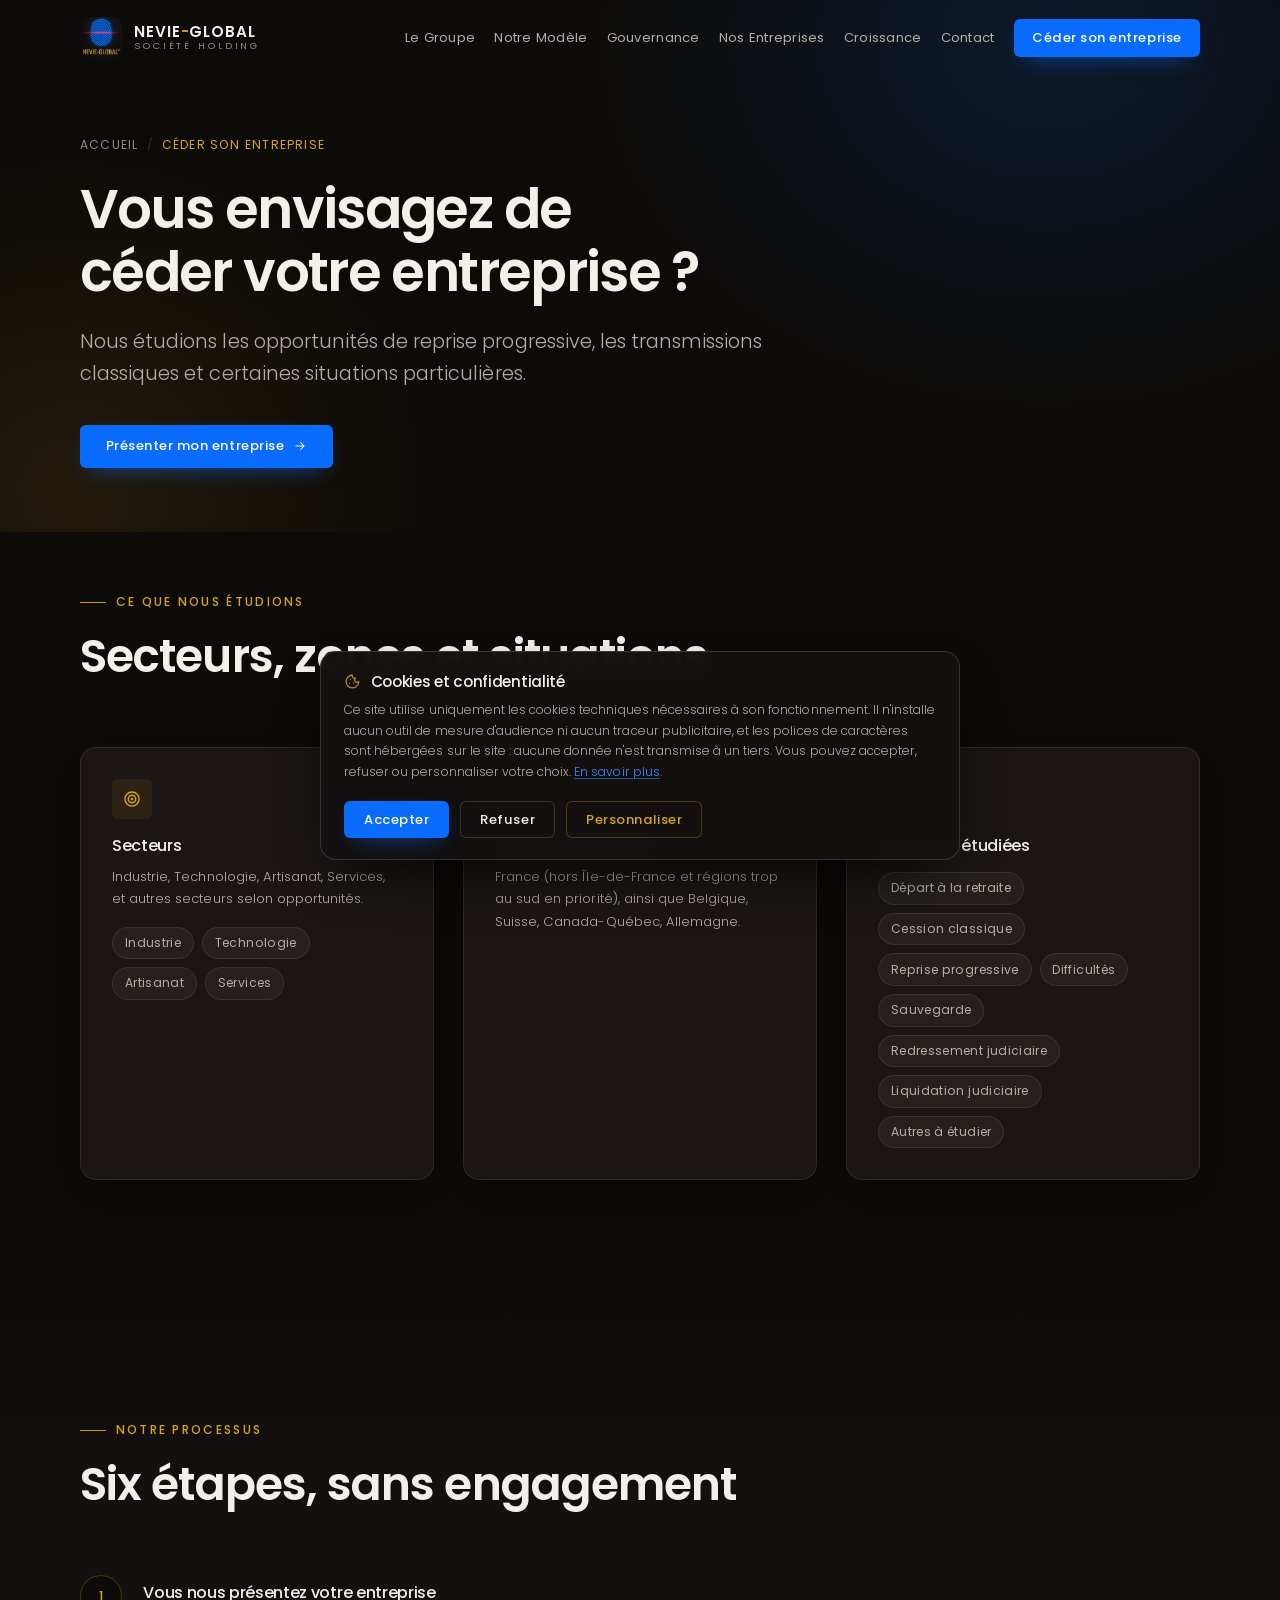
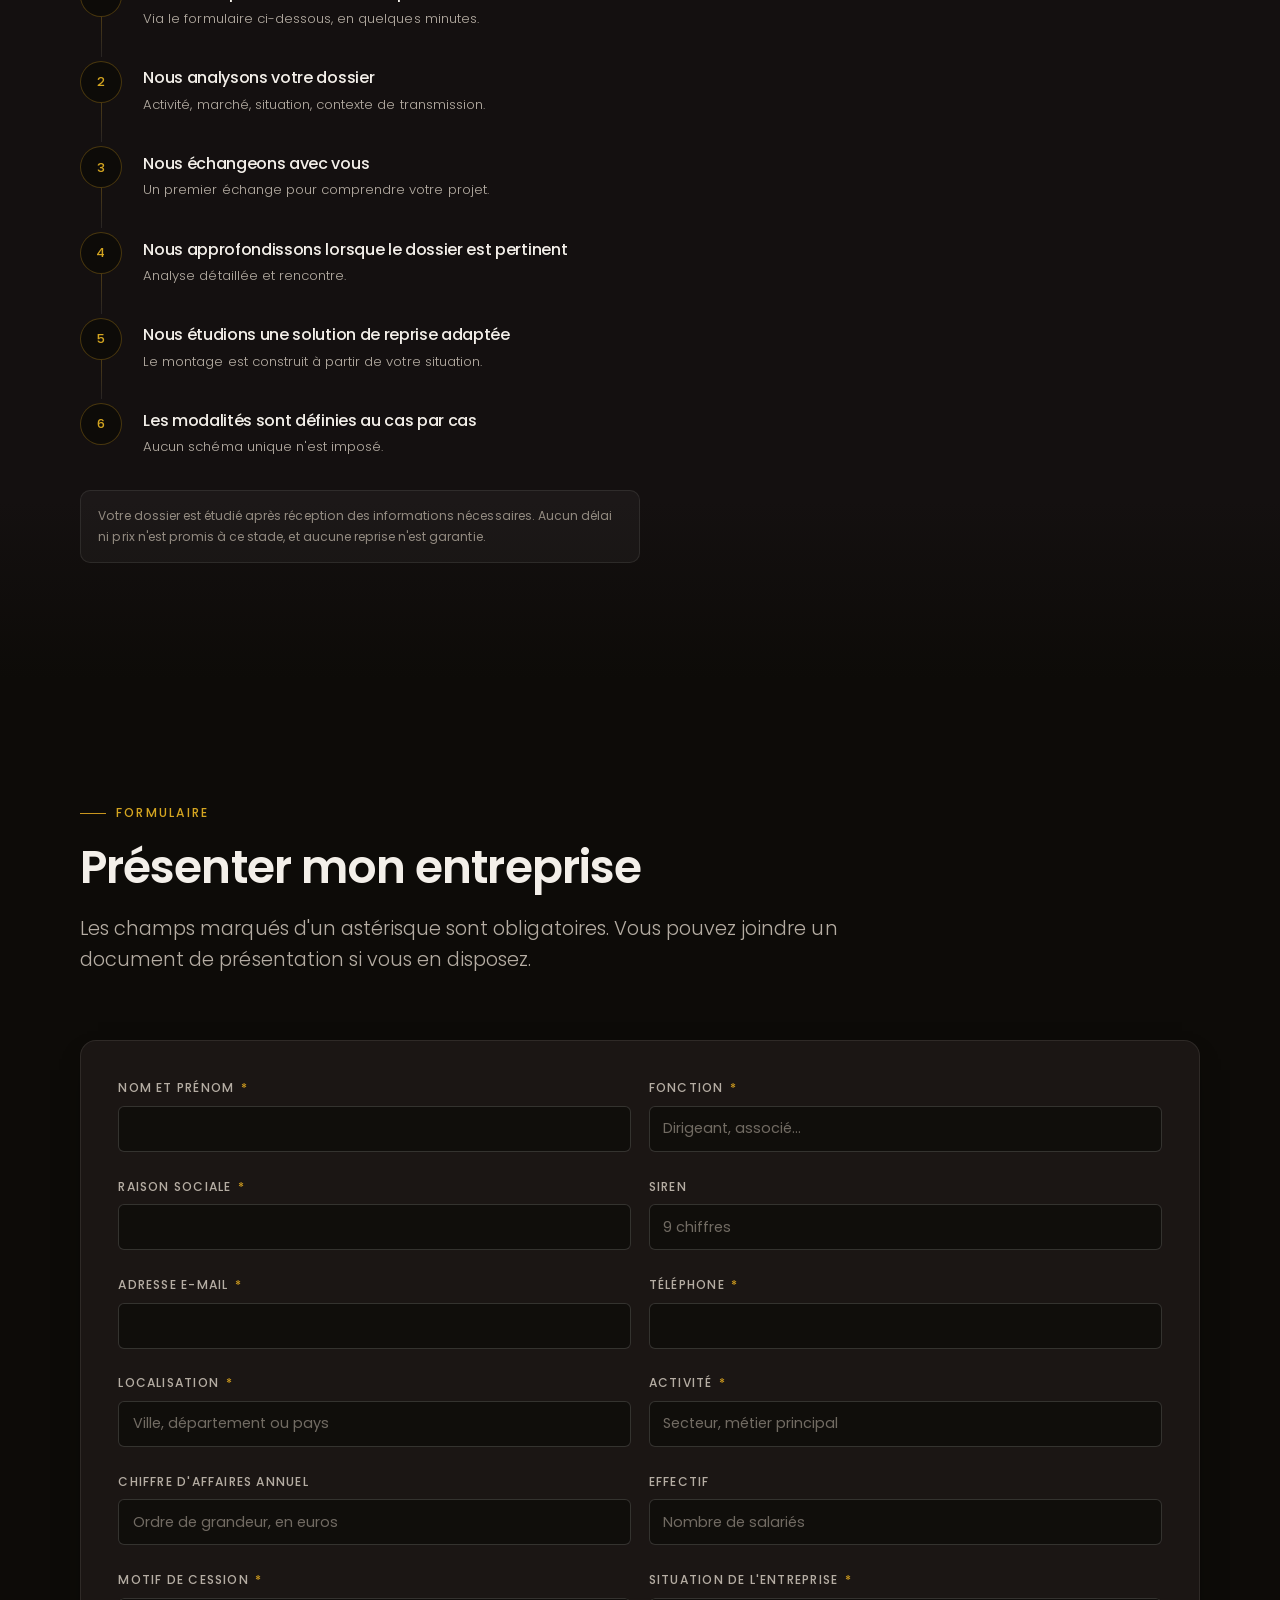
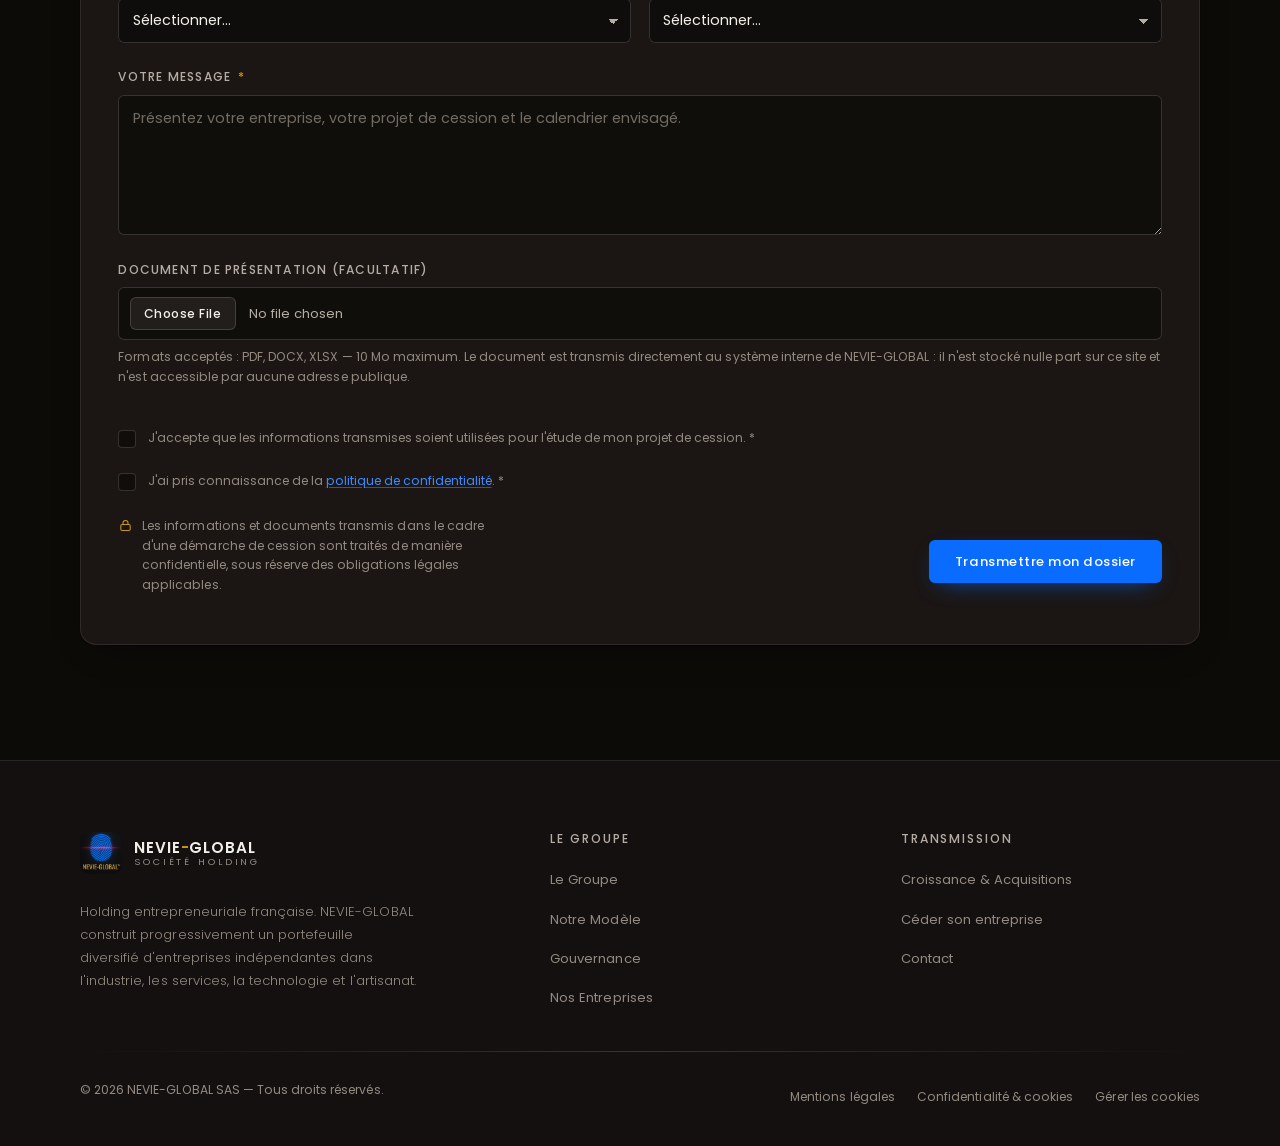
<file: ceder-son-entreprise.html>
<!DOCTYPE html>
<html lang="fr">
<head>
  <meta charset="utf-8">
  <meta name="viewport" content="width=device-width, initial-scale=1">

  <title>Céder son entreprise — NEVIE-GLOBAL SAS</title>
  <meta name="description" content="Vous envisagez de céder votre entreprise ? Secteurs et situations étudiés par NEVIE-GLOBAL SAS, processus et formulaire de présentation de dossier.">
  <link rel="canonical" href="https://www.nevie-global.fr/ceder-son-entreprise.html">
  <meta name="theme-color" content="#0D0B08">
  <meta name="author" content="NEVIE-GLOBAL SAS">

  <!-- Partage sur les réseaux et messageries -->
  <meta property="og:type" content="website">
  <meta property="og:locale" content="fr_FR">
  <meta property="og:site_name" content="NEVIE-GLOBAL SAS">
  <meta property="og:title" content="Céder son entreprise — NEVIE-GLOBAL SAS">
  <meta property="og:description" content="Vous envisagez de céder votre entreprise ? Secteurs et situations étudiés par NEVIE-GLOBAL SAS, processus et formulaire de présentation de dossier.">
  <meta property="og:url" content="https://www.nevie-global.fr/ceder-son-entreprise.html">
  <meta property="og:image" content="https://www.nevie-global.fr/assets/img/og-nevie-global.jpg">
  <meta property="og:image:width" content="1200">
  <meta property="og:image:height" content="630">
  <meta name="twitter:card" content="summary_large_image">

  <link rel="icon" href="assets/img/favicon-96.png" type="image/png" sizes="96x96">
  <link rel="apple-touch-icon" href="assets/img/favicon-96.png">

  <!-- Polices auto-hébergées : aucune requête vers Google Fonts, aucune adresse
       IP de visiteur transmise à un tiers (position la plus sûre au regard du RGPD). -->
  <link rel="preload" href="assets/fonts/poppins-400-latin.woff2" as="font" type="font/woff2" crossorigin>
  <link rel="preload" href="assets/fonts/poppins-600-latin.woff2" as="font" type="font/woff2" crossorigin>
  <link rel="stylesheet" href="assets/css/fonts.css">
  <link rel="stylesheet" href="assets/css/style.css">

  <script src="assets/js/main.js" defer></script>
</head>
<body>

<a class="saut-contenu" href="#contenu">Aller au contenu principal</a>

<!-- Bibliothèque d'icônes : définie une fois, réutilisée via <use> -->
<svg class="sr-only" aria-hidden="true" focusable="false" xmlns="http://www.w3.org/2000/svg">
  <symbol id="i-fleche-droite" viewBox="0 0 24 24" fill="none" stroke="currentColor" stroke-width="1.8" stroke-linecap="round" stroke-linejoin="round"><path d="M5 12h13M13 6l6 6-6 6"/></symbol>
  <symbol id="i-fleche-gauche" viewBox="0 0 24 24" fill="none" stroke="currentColor" stroke-width="1.8" stroke-linecap="round" stroke-linejoin="round"><path d="M19 12H6M11 6l-6 6 6 6"/></symbol>
  <symbol id="i-externe" viewBox="0 0 24 24" fill="none" stroke="currentColor" stroke-width="1.8" stroke-linecap="round" stroke-linejoin="round"><path d="M14 5h5v5M19 5l-8 8M18 14v4a2 2 0 0 1-2 2H6a2 2 0 0 1-2-2V8a2 2 0 0 1 2-2h4"/></symbol>
  <symbol id="i-bouclier" viewBox="0 0 24 24" fill="none" stroke="currentColor" stroke-width="1.7" stroke-linecap="round" stroke-linejoin="round"><path d="M12 3l7 3v6c0 4-3 7.2-7 9-4-1.8-7-5-7-9V6z"/><path d="M9.2 12l2 2 3.6-3.8"/></symbol>
  <symbol id="i-coche" viewBox="0 0 24 24" fill="none" stroke="currentColor" stroke-width="1.9" stroke-linecap="round" stroke-linejoin="round"><path d="M4.5 12.5l5 5 10-11"/></symbol>
  <symbol id="i-alerte" viewBox="0 0 24 24" fill="none" stroke="currentColor" stroke-width="1.8" stroke-linecap="round" stroke-linejoin="round"><circle cx="12" cy="12" r="9"/><path d="M12 7.5v5.5M12 16.3v.2"/></symbol>
  <symbol id="i-immeuble" viewBox="0 0 24 24" fill="none" stroke="currentColor" stroke-width="1.6" stroke-linecap="round" stroke-linejoin="round"><path d="M4 20h16M6 20V5a1 1 0 0 1 1-1h6a1 1 0 0 1 1 1v15M14 20V10h4a1 1 0 0 1 1 1v9"/><path d="M9 8h2M9 12h2M9 16h2"/></symbol>
  <symbol id="i-courrier" viewBox="0 0 24 24" fill="none" stroke="currentColor" stroke-width="1.7" stroke-linecap="round" stroke-linejoin="round"><rect x="3" y="5.5" width="18" height="13" rx="2"/><path d="M3.5 7l8.5 6 8.5-6"/></symbol>
  <symbol id="i-broche" viewBox="0 0 24 24" fill="none" stroke="currentColor" stroke-width="1.7" stroke-linecap="round" stroke-linejoin="round"><path d="M12 21s7-5.6 7-11a7 7 0 1 0-14 0c0 5.4 7 11 7 11z"/><circle cx="12" cy="10" r="2.6"/></symbol>
  <symbol id="i-globe" viewBox="0 0 24 24" fill="none" stroke="currentColor" stroke-width="1.6" stroke-linecap="round" stroke-linejoin="round"><circle cx="12" cy="12" r="9"/><path d="M3.5 9.5h17M3.5 14.5h17M12 3a15 15 0 0 1 0 18 15 15 0 0 1 0-18z"/></symbol>
  <symbol id="i-cible" viewBox="0 0 24 24" fill="none" stroke="currentColor" stroke-width="1.7" stroke-linecap="round" stroke-linejoin="round"><circle cx="12" cy="12" r="8.5"/><circle cx="12" cy="12" r="4.5"/><circle cx="12" cy="12" r=".8" fill="currentColor"/></symbol>
  <symbol id="i-couches" viewBox="0 0 24 24" fill="none" stroke="currentColor" stroke-width="1.7" stroke-linecap="round" stroke-linejoin="round"><path d="M12 3.5l8.5 4.6L12 12.7 3.5 8.1z"/><path d="M3.5 12.4L12 17l8.5-4.6M3.5 16.4L12 21l8.5-4.6"/></symbol>
  <!-- Transmission : deux flux qui s'échangent -->
  <symbol id="i-poignee" viewBox="0 0 24 24" fill="none" stroke="currentColor" stroke-width="1.7" stroke-linecap="round" stroke-linejoin="round"><path d="M4 9h15M15 5l4 4-4 4"/><path d="M20 17H5M9 13l-4 4 4 4"/></symbol>
  <symbol id="i-cadenas" viewBox="0 0 24 24" fill="none" stroke="currentColor" stroke-width="1.7" stroke-linecap="round" stroke-linejoin="round"><rect x="4.5" y="10.5" width="15" height="9.5" rx="2"/><path d="M8 10.5V8a4 4 0 0 1 8 0v2.5"/></symbol>
  <symbol id="i-cookie" viewBox="0 0 24 24" fill="none" stroke="currentColor" stroke-width="1.7" stroke-linecap="round" stroke-linejoin="round"><path d="M20.9 12.3A9 9 0 1 1 11.7 3.1a3.4 3.4 0 0 0 4.5 4 3.4 3.4 0 0 0 4.7 5.2z"/><path d="M9 9.5v.01M8 14.5v.01M13.5 14v.01"/></symbol>
  <symbol id="i-engrenage" viewBox="0 0 24 24" fill="none" stroke="currentColor" stroke-width="1.6" stroke-linecap="round" stroke-linejoin="round"><circle cx="12" cy="12" r="3.2"/><path d="M12 2.8v2.4M12 18.8v2.4M4.5 7.8l2.1 1.2M17.4 15l2.1 1.2M4.5 16.2l2.1-1.2M17.4 9l2.1-1.2"/></symbol>
  <symbol id="i-loupe" viewBox="0 0 24 24" fill="none" stroke="currentColor" stroke-width="1.7" stroke-linecap="round" stroke-linejoin="round"><circle cx="11" cy="11" r="6.5"/><path d="M16 16l4.5 4.5"/></symbol>
  <symbol id="i-graphique" viewBox="0 0 24 24" fill="none" stroke="currentColor" stroke-width="1.7" stroke-linecap="round" stroke-linejoin="round"><path d="M4 19.5h16"/><path d="M6.5 16V11M11 16V6.5M15.5 16v-6M20 16V8.5"/></symbol>
  <symbol id="i-horloge" viewBox="0 0 24 24" fill="none" stroke="currentColor" stroke-width="1.7" stroke-linecap="round" stroke-linejoin="round"><circle cx="12" cy="12" r="8.5"/><path d="M12 7.2V12l3.2 2"/></symbol>
  <symbol id="i-usine" viewBox="0 0 24 24" fill="none" stroke="currentColor" stroke-width="1.6" stroke-linecap="round" stroke-linejoin="round"><path d="M3 20h18M4.5 20V10l5 3.2V10l5 3.2V10l5 3.2V20"/><path d="M4.5 10V6h2.6v4"/></symbol>
  <symbol id="i-voiture" viewBox="0 0 24 24" fill="none" stroke="currentColor" stroke-width="1.6" stroke-linecap="round" stroke-linejoin="round"><path d="M4 16.5v-3l1.8-4.2A2 2 0 0 1 7.6 8h8.8a2 2 0 0 1 1.8 1.3L20 13.5v3"/><path d="M4 16.5h16M4.2 13.5h15.6"/><circle cx="7.5" cy="16.5" r="1.6"/><circle cx="16.5" cy="16.5" r="1.6"/></symbol>
  <symbol id="i-outils" viewBox="0 0 24 24" fill="none" stroke="currentColor" stroke-width="1.7" stroke-linecap="round" stroke-linejoin="round"><path d="M14.5 6.2a3.6 3.6 0 0 0 4.8 4.6l-8 8a2.3 2.3 0 0 1-3.3-3.3z"/><path d="M6.5 5.5l3 3"/></symbol>
  <symbol id="i-feuille" viewBox="0 0 24 24" fill="none" stroke="currentColor" stroke-width="1.7" stroke-linecap="round" stroke-linejoin="round"><path d="M6 20c0-7 4.5-11.5 13-12 .5 8-4 12.5-11 12.5H6z"/><path d="M6.5 19.5c2.5-4 5-6.5 9-8.5"/></symbol>
  <symbol id="i-document" viewBox="0 0 24 24" fill="none" stroke="currentColor" stroke-width="1.7" stroke-linecap="round" stroke-linejoin="round"><path d="M13.5 3.5H7a2 2 0 0 0-2 2v13a2 2 0 0 0 2 2h10a2 2 0 0 0 2-2V9z"/><path d="M13.5 3.5V9H19M8.5 13h7M8.5 16.5h4.5"/></symbol>
  <symbol id="i-utilisateurs" viewBox="0 0 24 24" fill="none" stroke="currentColor" stroke-width="1.7" stroke-linecap="round" stroke-linejoin="round"><circle cx="9.5" cy="8.5" r="3.2"/><path d="M3.8 19.2a5.9 5.9 0 0 1 11.4 0"/><path d="M16 5.6a3.2 3.2 0 0 1 0 5.8M17.4 14.2a5.9 5.9 0 0 1 2.8 5"/></symbol>
  <symbol id="i-boussole" viewBox="0 0 24 24" fill="none" stroke="currentColor" stroke-width="1.7" stroke-linecap="round" stroke-linejoin="round"><circle cx="12" cy="12" r="8.5"/><path d="M15.2 8.8l-1.8 4.4-4.4 1.8 1.8-4.4z"/></symbol>
</svg>

<!-- ==========================================================================
     EN-TÊTE — bloc commun, identique sur les onze pages.
     Toute modification doit être reportée sur chaque page (ou régénérée avec
     outils/construire.py).
     ========================================================================== -->
<header class="entete" id="entete">
  <div class="conteneur entete__inner">

    <a class="marque" href="index.html">
      <picture>
        <source srcset="assets/img/logo-nevie-global.webp" type="image/webp">
        <!-- alt vide : le nom du groupe est déjà écrit en toutes lettres à côté -->
        <img class="marque__logo" src="assets/img/logo-nevie-global.png"
             width="288" height="288" alt="" decoding="async">
      </picture>
      <span class="marque__texte">
        <span class="marque__nom">NEVIE<span>-</span>GLOBAL</span>
        <span class="marque__forme">Société holding</span>
      </span>
      <span class="sr-only">— retour à l'accueil</span>
    </a>

    <nav class="nav" id="nav" aria-label="Navigation principale">
        <a class="nav__lien" href="le-groupe.html">Le Groupe</a>
        <a class="nav__lien" href="notre-modele.html">Notre Modèle</a>
        <a class="nav__lien" href="gouvernance.html">Gouvernance</a>
        <a class="nav__lien" href="nos-entreprises.html">Nos Entreprises</a>
        <a class="nav__lien" href="croissance-acquisitions.html">Croissance</a>
        <a class="nav__lien" href="contact.html">Contact</a>
      <a class="btn btn--primaire" href="ceder-son-entreprise.html" aria-current="page">Céder son entreprise</a>
    </nav>

    <button class="burger" id="burger" type="button"
            aria-label="Ouvrir le menu" aria-expanded="false" aria-controls="nav">
      <span class="burger__barres" aria-hidden="true"><i></i></span>
    </button>

  </div>
</header>

<main id="contenu">

<section class="page-hero">
  <div class="page-hero__fond" aria-hidden="true"></div>
  <div class="conteneur">
    <nav class="ariane" aria-label="Fil d'Ariane">
      <a href="index.html">Accueil</a>
      <span class="sep" aria-hidden="true">/</span>
      <span aria-current="page">Céder son entreprise</span>
    </nav>
    <h1>Vous envisagez de céder votre entreprise&nbsp;?</h1>
    <p class="page-hero__chapo">
      Nous étudions les opportunités de reprise progressive, les transmissions classiques
      et certaines situations particulières.
    </p>
    <div class="page-hero__actions">
      <a class="btn btn--primaire" href="#formulaire">
        Présenter mon entreprise
        <svg class="ico" aria-hidden="true" width="14" height="14"><use href="#i-fleche-droite"></use></svg>
      </a>
    </div>
  </div>
</section>

<section class="section">
  <div class="conteneur">

    <div class="section-tete reveal">
      <p class="eyebrow">Ce que nous étudions</p>
      <h2>Secteurs, zones et situations</h2>
    </div>

    <div class="croissance__grille">

      <article class="carte axe reveal">
        <div class="axe__ico"><svg class="ico" aria-hidden="true"><use href="#i-cible"></use></svg></div>
        <h3 class="axe__titre">Secteurs</h3>
        <p class="axe__desc">Industrie, Technologie, Artisanat, Services, et autres secteurs selon opportunités.</p>
        <div class="etiquettes">
          <span class="etiquette">Industrie</span>
          <span class="etiquette">Technologie</span>
          <span class="etiquette">Artisanat</span>
          <span class="etiquette">Services</span>
        </div>
      </article>

      <article class="carte axe reveal">
        <div class="axe__ico"><svg class="ico" aria-hidden="true"><use href="#i-globe"></use></svg></div>
        <h3 class="axe__titre">Zone géographique</h3>
        <p class="axe__desc">
          France (hors Île-de-France et régions trop au sud en priorité), ainsi que Belgique,
          Suisse, Canada-Québec, Allemagne.
        </p>
      </article>

      <article class="carte axe reveal">
        <div class="axe__ico"><svg class="ico" aria-hidden="true"><use href="#i-document"></use></svg></div>
        <h3 class="axe__titre">Situations étudiées</h3>
        <div class="etiquettes">
          <span class="etiquette">Départ à la retraite</span>
          <span class="etiquette">Cession classique</span>
          <span class="etiquette">Reprise progressive</span>
          <span class="etiquette">Difficultés</span>
          <span class="etiquette">Sauvegarde</span>
          <span class="etiquette">Redressement judiciaire</span>
          <span class="etiquette">Liquidation judiciaire</span>
          <span class="etiquette">Autres à étudier</span>
        </div>
      </article>

    </div>

  </div>
</section>

<section class="section section--alt">
  <div class="conteneur">

    <div class="section-tete reveal">
      <p class="eyebrow">Notre processus</p>
      <h2>Six étapes, sans engagement</h2>
    </div>

    <ol class="parcours reveal">
      <li class="parcours__etape">
        <span class="parcours__num" aria-hidden="true">1</span>
        <div>
          <h3 class="parcours__titre">Vous nous présentez votre entreprise</h3>
          <p class="parcours__desc">Via le formulaire ci-dessous, en quelques minutes.</p>
        </div>
      </li>
      <li class="parcours__etape">
        <span class="parcours__num" aria-hidden="true">2</span>
        <div>
          <h3 class="parcours__titre">Nous analysons votre dossier</h3>
          <p class="parcours__desc">Activité, marché, situation, contexte de transmission.</p>
        </div>
      </li>
      <li class="parcours__etape">
        <span class="parcours__num" aria-hidden="true">3</span>
        <div>
          <h3 class="parcours__titre">Nous échangeons avec vous</h3>
          <p class="parcours__desc">Un premier échange pour comprendre votre projet.</p>
        </div>
      </li>
      <li class="parcours__etape">
        <span class="parcours__num" aria-hidden="true">4</span>
        <div>
          <h3 class="parcours__titre">Nous approfondissons lorsque le dossier est pertinent</h3>
          <p class="parcours__desc">Analyse détaillée et rencontre.</p>
        </div>
      </li>
      <li class="parcours__etape">
        <span class="parcours__num" aria-hidden="true">5</span>
        <div>
          <h3 class="parcours__titre">Nous étudions une solution de reprise adaptée</h3>
          <p class="parcours__desc">Le montage est construit à partir de votre situation.</p>
        </div>
      </li>
      <li class="parcours__etape">
        <span class="parcours__num" aria-hidden="true">6</span>
        <div>
          <h3 class="parcours__titre">Les modalités sont définies au cas par cas</h3>
          <p class="parcours__desc">Aucun schéma unique n'est imposé.</p>
        </div>
      </li>
    </ol>

    <p class="avertissement reveal u-max-70" >
      Votre dossier est étudié après réception des informations nécessaires.
      Aucun délai ni prix n'est promis à ce stade, et aucune reprise n'est garantie.
    </p>

  </div>
</section>

<!-- ===================== FORMULAIRE DE CESSION ===================== -->
<section class="section" id="formulaire">
  <div class="conteneur">

    <div class="section-tete reveal">
      <p class="eyebrow">Formulaire</p>
      <h2>Présenter mon entreprise</h2>
      <p class="chapo">
        Les champs marqués d'un astérisque sont obligatoires. Vous pouvez joindre un
        document de présentation si vous en disposez.
      </p>
    </div>

    <div class="carte form-bloc reveal">
      <form id="form-cession" novalidate>
        <div class="form-grille">

          <!-- Piège à robots : invisible pour un humain, souvent rempli par un script.
               Le formulaire s'interrompt alors sans rien transmettre. -->
          <div class="pot-de-miel" aria-hidden="true">
            <label for="cession-site">Ne pas remplir</label>
            <input type="text" id="cession-site" name="_gotcha" tabindex="-1" autocomplete="off">
          </div>

          <div class="champ">
            <label for="cession-nom">Nom et prénom <span class="requis" aria-hidden="true">*</span></label>
            <input type="text" id="cession-nom" name="Nom et prénom" autocomplete="name" required>
            <p class="champ__erreur" data-erreur role="alert"></p>
          </div>

          <div class="champ">
            <label for="cession-fonction">Fonction <span class="requis" aria-hidden="true">*</span></label>
            <input type="text" id="cession-fonction" name="Fonction" autocomplete="organization-title"
                   placeholder="Dirigeant, associé…" required>
            <p class="champ__erreur" data-erreur role="alert"></p>
          </div>

          <div class="champ">
            <label for="cession-societe">Raison sociale <span class="requis" aria-hidden="true">*</span></label>
            <input type="text" id="cession-societe" name="Raison sociale" autocomplete="organization" required>
            <p class="champ__erreur" data-erreur role="alert"></p>
          </div>

          <div class="champ">
            <label for="cession-siren">SIREN</label>
            <input type="text" id="cession-siren" name="SIREN" inputmode="numeric" placeholder="9 chiffres">
            <p class="champ__erreur" data-erreur role="alert"></p>
          </div>

          <div class="champ">
            <label for="cession-email">Adresse e-mail <span class="requis" aria-hidden="true">*</span></label>
            <input type="email" id="cession-email" name="email" autocomplete="email" required>
            <p class="champ__erreur" data-erreur role="alert"></p>
          </div>

          <div class="champ">
            <label for="cession-tel">Téléphone <span class="requis" aria-hidden="true">*</span></label>
            <input type="tel" id="cession-tel" name="Téléphone" autocomplete="tel" required>
            <p class="champ__erreur" data-erreur role="alert"></p>
          </div>

          <div class="champ">
            <label for="cession-lieu">Localisation <span class="requis" aria-hidden="true">*</span></label>
            <input type="text" id="cession-lieu" name="Localisation" placeholder="Ville, département ou pays" required>
            <p class="champ__erreur" data-erreur role="alert"></p>
          </div>

          <div class="champ">
            <label for="cession-activite">Activité <span class="requis" aria-hidden="true">*</span></label>
            <input type="text" id="cession-activite" name="Activité" placeholder="Secteur, métier principal" required>
            <p class="champ__erreur" data-erreur role="alert"></p>
          </div>

          <div class="champ">
            <label for="cession-ca">Chiffre d'affaires annuel</label>
            <input type="text" id="cession-ca" name="Chiffre d'affaires" placeholder="Ordre de grandeur, en euros">
            <p class="champ__erreur" data-erreur role="alert"></p>
          </div>

          <div class="champ">
            <label for="cession-effectif">Effectif</label>
            <input type="text" id="cession-effectif" name="Effectif" placeholder="Nombre de salariés">
            <p class="champ__erreur" data-erreur role="alert"></p>
          </div>

          <div class="champ">
            <label for="cession-motif">Motif de cession <span class="requis" aria-hidden="true">*</span></label>
            <select id="cession-motif" name="Motif de cession" required>
              <option value="">Sélectionner…</option>
              <option>Départ à la retraite</option>
              <option>Cession classique</option>
              <option>Reprise progressive souhaitée</option>
              <option>Réorientation du dirigeant</option>
              <option>Autre</option>
            </select>
            <p class="champ__erreur" data-erreur role="alert"></p>
          </div>

          <div class="champ">
            <label for="cession-situation">Situation de l'entreprise <span class="requis" aria-hidden="true">*</span></label>
            <select id="cession-situation" name="Situation de l'entreprise" required>
              <option value="">Sélectionner…</option>
              <option>En activité — situation saine</option>
              <option>En activité — difficultés</option>
              <option>Procédure de sauvegarde</option>
              <option>Redressement judiciaire</option>
              <option>Liquidation judiciaire</option>
              <option>Autre situation à étudier</option>
            </select>
            <p class="champ__erreur" data-erreur role="alert"></p>
          </div>

          <div class="champ champ--plein">
            <label for="cession-message">Votre message <span class="requis" aria-hidden="true">*</span></label>
            <textarea id="cession-message" name="Message" rows="5" required
                      placeholder="Présentez votre entreprise, votre projet de cession et le calendrier envisagé."></textarea>
            <p class="champ__erreur" data-erreur role="alert"></p>
          </div>

          <div class="champ champ--plein champ-fichier">
            <label for="cession-fichier">Document de présentation (facultatif)</label>
            <input type="file" id="cession-fichier" name="piece_jointe"
                   accept=".pdf,.docx,.xlsx,application/pdf,application/vnd.openxmlformats-officedocument.wordprocessingml.document,application/vnd.openxmlformats-officedocument.spreadsheetml.sheet"
                   aria-describedby="cession-fichier-aide">
            <p class="champ__aide" id="cession-fichier-aide">
              Formats acceptés : PDF, DOCX, XLSX — 10 Mo maximum. Le document est transmis
              directement au système interne de NEVIE-GLOBAL&nbsp;: il n'est stocké nulle part
              sur ce site et n'est accessible par aucune adresse publique.
            </p>
            <p class="champ__erreur" data-erreur role="alert"></p>
          </div>

          <!-- Consentements RGPD — volontairement NON pré-cochés -->
          <div class="champ-consentement">
            <input type="checkbox" id="cession-consentement" name="Consentement — étude du dossier"
                   value="Oui" required>
            <label for="cession-consentement">
              J'accepte que les informations transmises soient utilisées pour l'étude de mon
              projet de cession. <span class="requis" aria-hidden="true">*</span>
            </label>
            <p class="champ__erreur" data-erreur-consentement role="alert"></p>
          </div>

          <div class="champ-consentement">
            <input type="checkbox" id="cession-politique" name="Politique de confidentialité"
                   value="Lue et acceptée" required>
            <label for="cession-politique">
              J'ai pris connaissance de la
              <a href="confidentialite-cookies.html">politique de confidentialité</a>.
              <span class="requis" aria-hidden="true">*</span>
            </label>
            <p class="champ__erreur" data-erreur-consentement role="alert"></p>
          </div>

          <div class="form-pied">
            <p class="mention-confidentialite">
              <svg class="ico" aria-hidden="true"><use href="#i-cadenas"></use></svg>
              <span>
                Les informations et documents transmis dans le cadre d'une démarche de cession
                sont traités de manière confidentielle, sous réserve des obligations légales
                applicables.
              </span>
            </p>
            <button class="btn btn--primaire" type="submit" data-libelle="Transmettre mon dossier">
              Transmettre mon dossier
            </button>
          </div>

          <div class="form-progression" data-progression aria-hidden="true">
            <span class="form-progression__barre"></span>
          </div>

          <div class="form-retour" data-retour role="status" aria-live="polite"></div>

        </div>
      </form>
    </div>

  </div>
</section>

</main>

<!-- ==========================================================================
     PIED DE PAGE — bloc commun, identique sur les onze pages.
     ========================================================================== -->
<footer class="pied">
  <div class="conteneur">

    <div class="pied__haut">

      <div class="pied__marque">
        <a class="marque" href="index.html">
          <picture>
            <source srcset="assets/img/logo-nevie-global.webp" type="image/webp">
            <img class="marque__logo" src="assets/img/logo-nevie-global.png"
                 width="288" height="288" alt="" loading="lazy" decoding="async">
          </picture>
          <span class="marque__texte">
            <span class="marque__nom">NEVIE<span>-</span>GLOBAL</span>
            <span class="marque__forme">Société holding</span>
          </span>
          <span class="sr-only">— retour à l'accueil</span>
        </a>
        <p class="pied__desc">
          Holding entrepreneuriale française. NEVIE-GLOBAL construit progressivement
          un portefeuille diversifié d'entreprises indépendantes dans l'industrie,
          les services, la technologie et l'artisanat.
        </p>
      </div>

      <div>
        <h2 class="pied__titre">Le groupe</h2>
        <ul class="pied__liens">
          <li><a href="le-groupe.html">Le Groupe</a></li>
          <li><a href="notre-modele.html">Notre Modèle</a></li>
          <li><a href="gouvernance.html">Gouvernance</a></li>
          <li><a href="nos-entreprises.html">Nos Entreprises</a></li>
        </ul>
      </div>

      <div>
        <h2 class="pied__titre">Transmission</h2>
        <ul class="pied__liens">
          <li><a href="croissance-acquisitions.html">Croissance &amp; Acquisitions</a></li>
          <li><a href="ceder-son-entreprise.html">Céder son entreprise</a></li>
          <li><a href="contact.html">Contact</a></li>
        </ul>
      </div>

    </div>

    <hr class="filet-h">

    <div class="pied__bas">
      <p>&copy; <span data-annee>2026</span> NEVIE-GLOBAL SAS — Tous droits réservés.</p>
      <div class="liens-legaux">
        <a href="mentions-legales.html">Mentions légales</a>
        <a href="confidentialite-cookies.html">Confidentialité &amp; cookies</a>
        <a href="#" data-rouvrir-cookies>Gérer les cookies</a>
      </div>
    </div>

  </div>
</footer>

<!-- ==========================================================================
     BANDEAU COOKIES — une seule bannière, sur toutes les pages.
     Accepter / Refuser / Personnaliser. Aucun traceur n'est chargé par défaut :
     « Refuser » correspond exactement à l'état initial du site.
     ========================================================================== -->
<div class="cookies" id="cookies" role="dialog" aria-modal="false" aria-live="polite"
     aria-labelledby="cookies-titre" aria-describedby="cookies-texte">

  <h2 class="cookies__titre" id="cookies-titre">
    <svg class="ico" aria-hidden="true"><use href="#i-cookie"></use></svg>
    Cookies et confidentialité
  </h2>

  <p id="cookies-texte">
    Ce site utilise uniquement les cookies techniques nécessaires à son fonctionnement.
    Il n'installe aucun outil de mesure d'audience ni aucun traceur publicitaire, et
    les polices de caractères sont hébergées sur le site : aucune donnée n'est
    transmise à un tiers. Vous pouvez accepter, refuser ou personnaliser votre choix.
    <a href="confidentialite-cookies.html">En savoir plus</a>.
  </p>

  <!-- Panneau « Personnaliser », replié par défaut -->
  <div class="cookies__perso" id="cookies-perso">

    <div class="categorie">
      <div>
        <p class="categorie__nom">Nécessaires</p>
        <p class="categorie__desc">
          Mémorisation de votre choix d'affichage de cette bannière. Indispensable
          pour ne pas vous la présenter à chaque page.
        </p>
      </div>
      <span class="bascule">
        <input type="checkbox" data-categorie="necessaire" checked disabled
               aria-label="Cookies nécessaires — toujours actifs">
      </span>
    </div>

    <div class="categorie">
      <div>
        <p class="categorie__nom">Mesure d'audience</p>
        <p class="categorie__desc">
          Statistiques de fréquentation. Aucun outil de ce type n'est installé
          à ce jour sur le site.
        </p>
      </div>
      <span class="bascule">
        <input type="checkbox" data-categorie="mesure" aria-label="Cookies de mesure d'audience">
      </span>
    </div>

    <div class="categorie">
      <div>
        <p class="categorie__nom">Préférences</p>
        <p class="categorie__desc">
          Mémorisation de réglages d'affichage. Aucun cookie de ce type n'est
          déposé à ce jour.
        </p>
      </div>
      <span class="bascule">
        <input type="checkbox" data-categorie="preferences" aria-label="Cookies de préférences">
      </span>
    </div>

  </div>

  <div class="cookies__actions">
    <button class="btn btn--primaire" type="button" data-cookies="accepter">Accepter</button>
    <button class="btn btn--secondaire" type="button" data-cookies="refuser">Refuser</button>
    <button class="btn btn--or" type="button" data-cookies="personnaliser"
            aria-expanded="false" aria-controls="cookies-perso">Personnaliser</button>
    <button class="btn btn--secondaire" type="button" data-cookies="enregistrer" hidden>
      Enregistrer mes choix
    </button>
  </div>

</div>

</body>
</html>
</file>
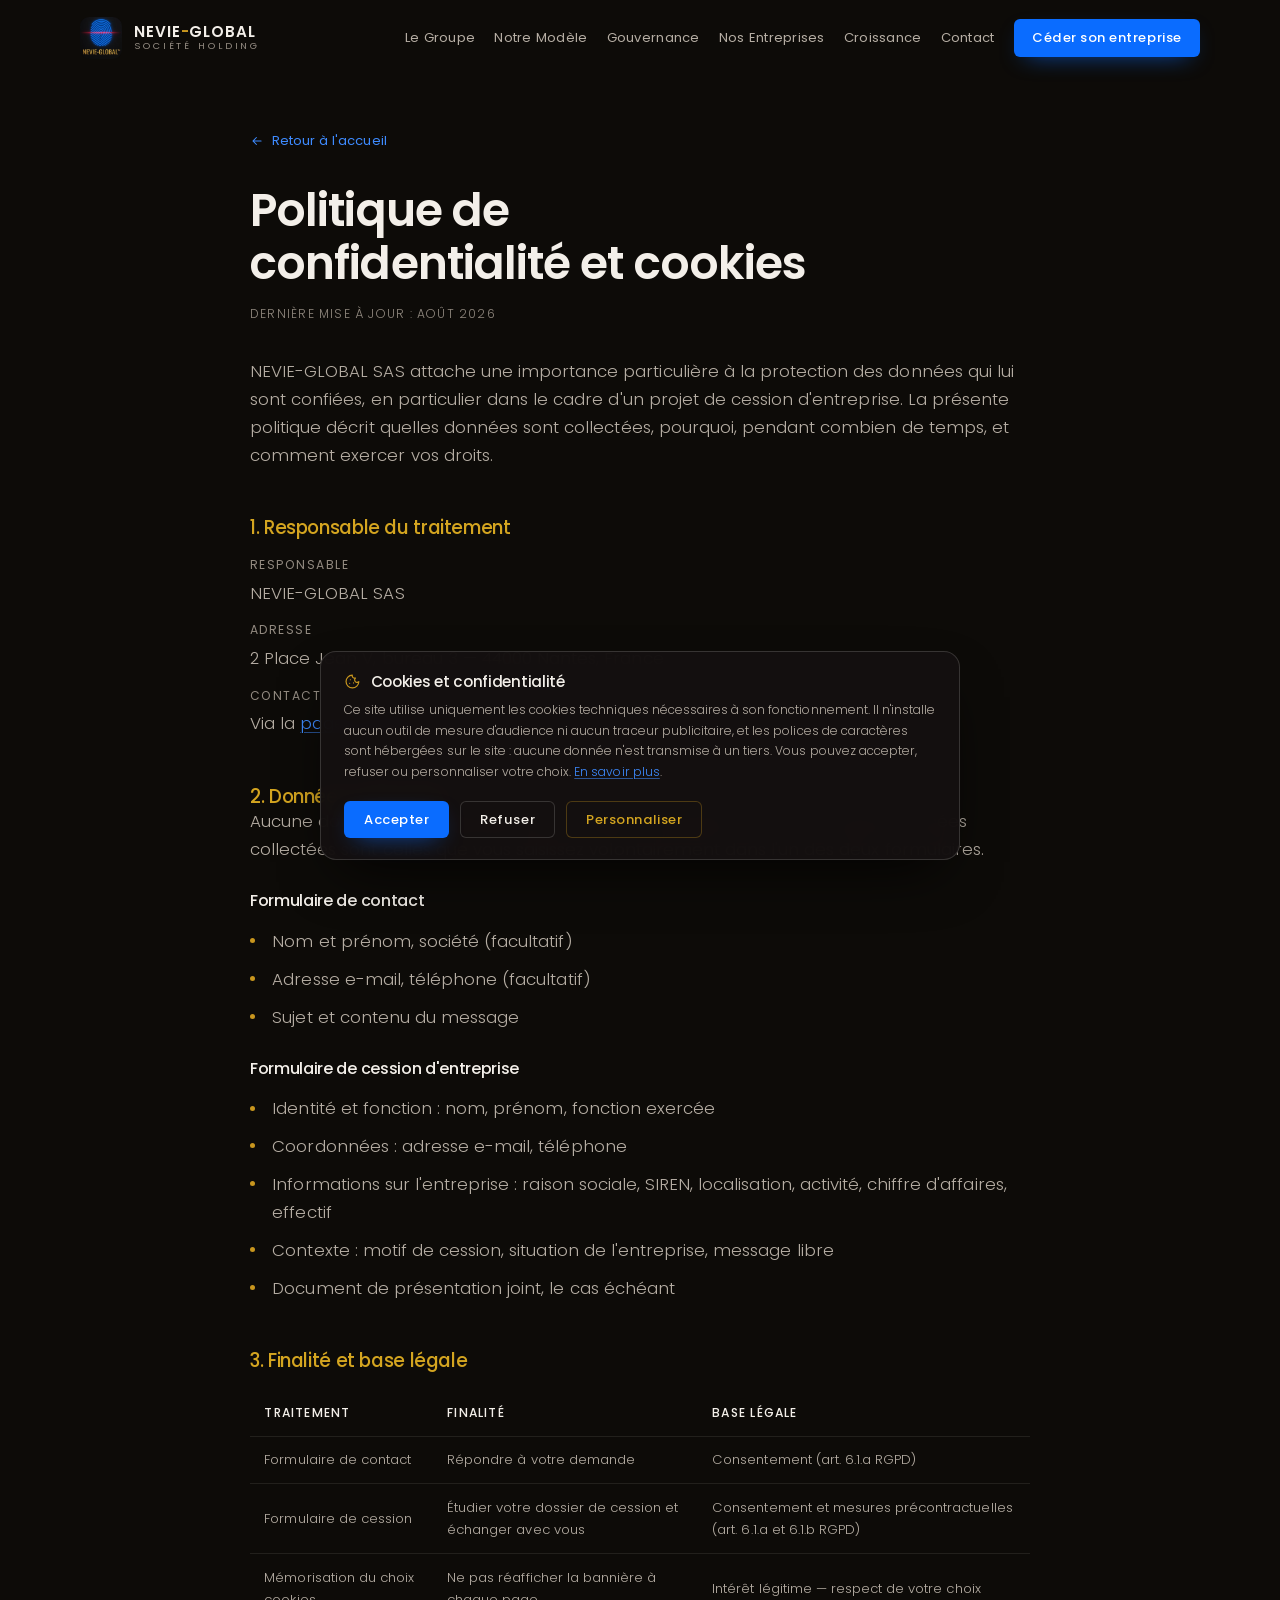
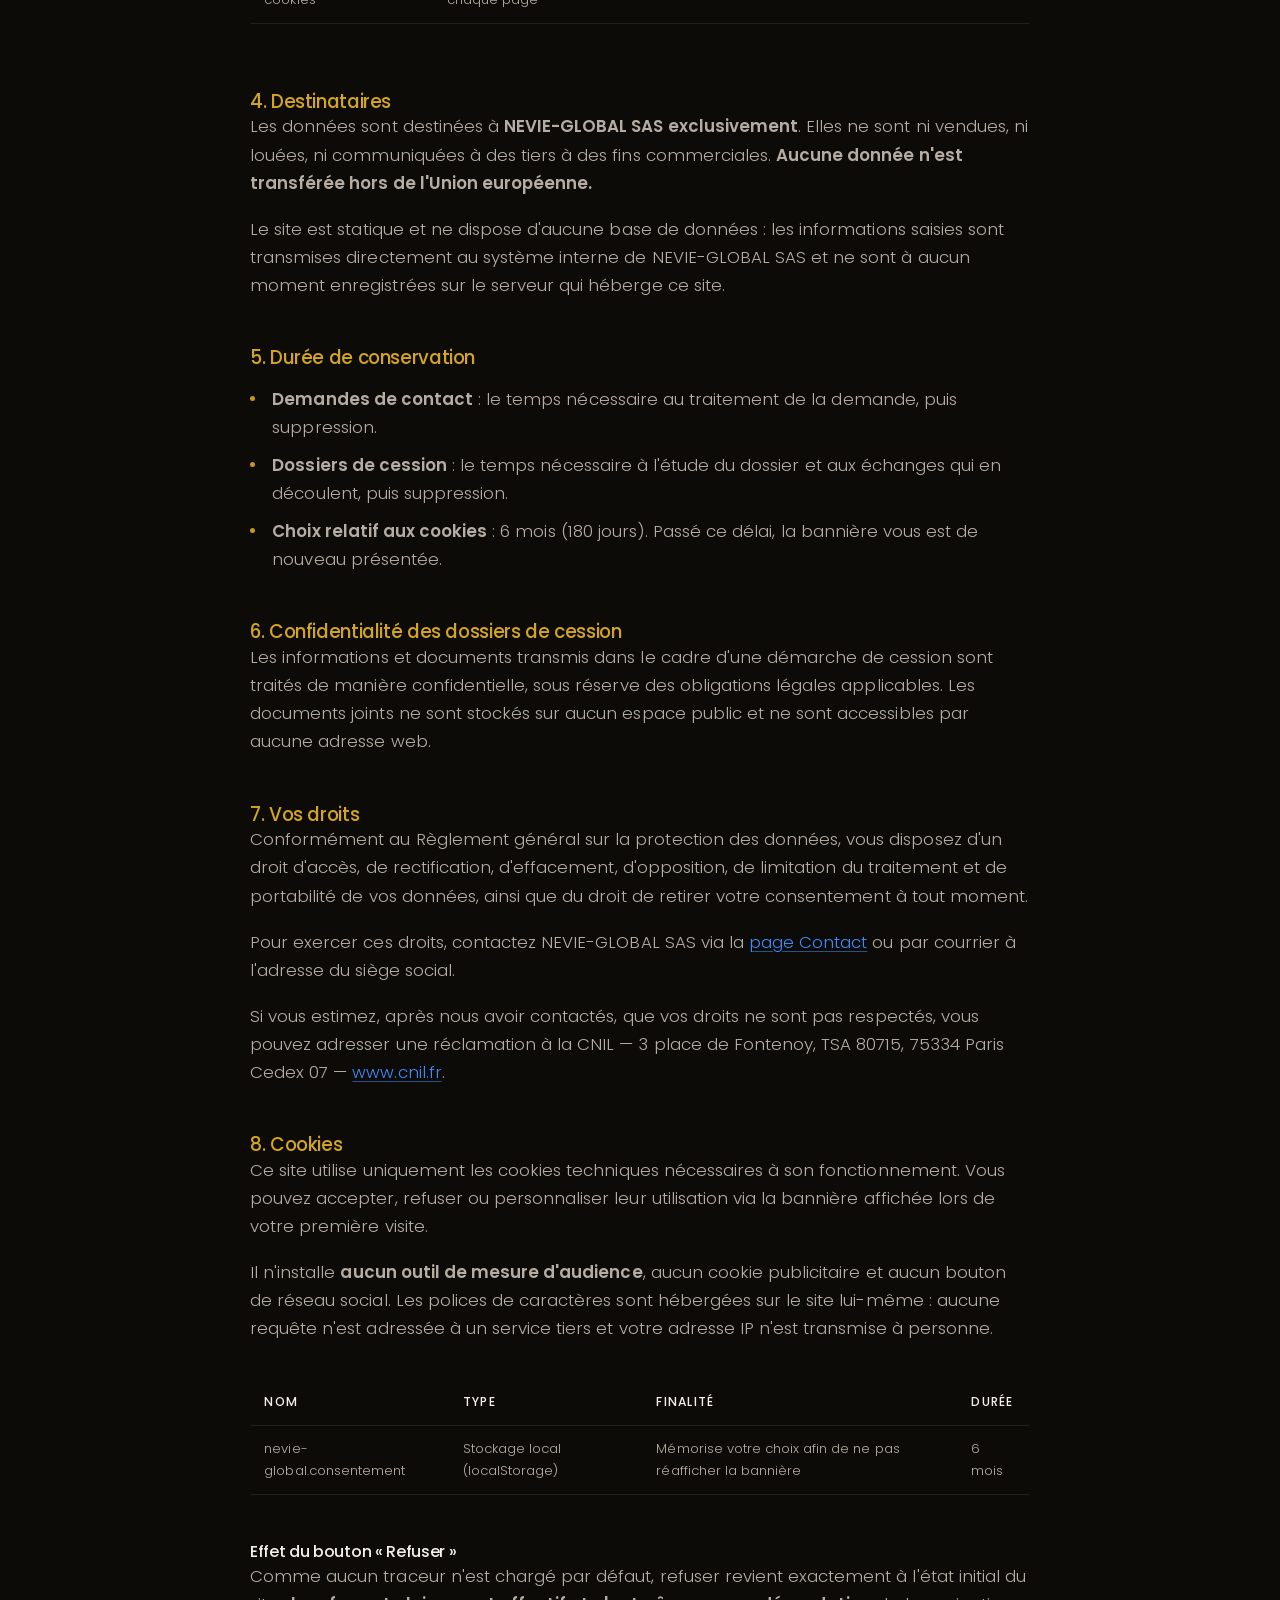
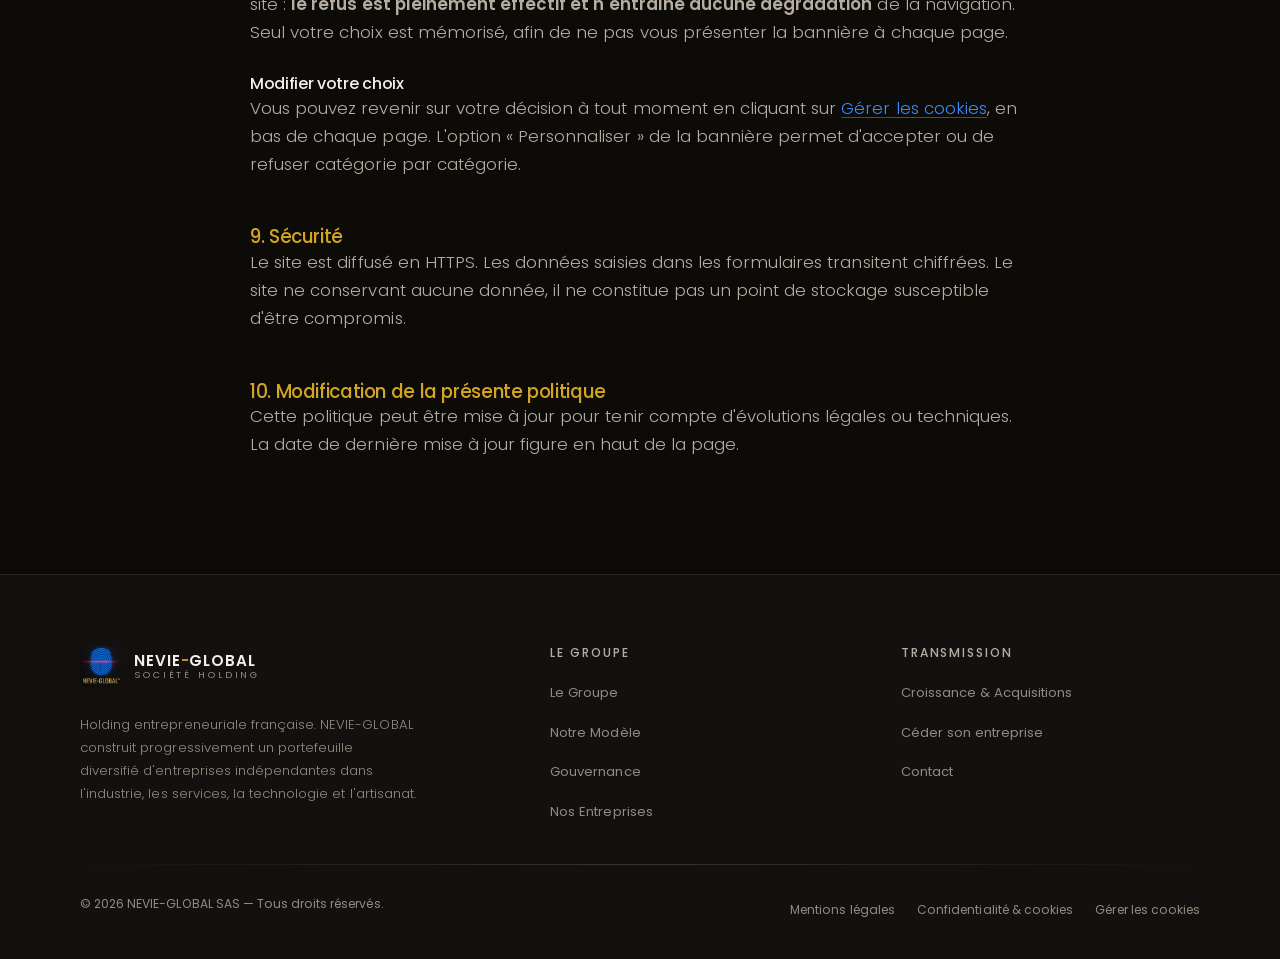
<file: confidentialite-cookies.html>
<!DOCTYPE html>
<html lang="fr">
<head>
  <meta charset="utf-8">
  <meta name="viewport" content="width=device-width, initial-scale=1">

  <title>Politique de confidentialité et cookies — NEVIE-GLOBAL SAS</title>
  <meta name="description" content="Données collectées, finalités, durées de conservation, droits RGPD et gestion des cookies sur le site de NEVIE-GLOBAL SAS.">
  <link rel="canonical" href="https://www.nevie-global.fr/confidentialite-cookies.html">
  <meta name="theme-color" content="#0D0B08">
  <meta name="author" content="NEVIE-GLOBAL SAS">

  <!-- Partage sur les réseaux et messageries -->
  <meta property="og:type" content="website">
  <meta property="og:locale" content="fr_FR">
  <meta property="og:site_name" content="NEVIE-GLOBAL SAS">
  <meta property="og:title" content="Politique de confidentialité et cookies — NEVIE-GLOBAL SAS">
  <meta property="og:description" content="Données collectées, finalités, durées de conservation, droits RGPD et gestion des cookies sur le site de NEVIE-GLOBAL SAS.">
  <meta property="og:url" content="https://www.nevie-global.fr/confidentialite-cookies.html">
  <meta property="og:image" content="https://www.nevie-global.fr/assets/img/og-nevie-global.jpg">
  <meta property="og:image:width" content="1200">
  <meta property="og:image:height" content="630">
  <meta name="twitter:card" content="summary_large_image">

  <link rel="icon" href="assets/img/favicon-96.png" type="image/png" sizes="96x96">
  <link rel="apple-touch-icon" href="assets/img/favicon-96.png">

  <!-- Polices auto-hébergées : aucune requête vers Google Fonts, aucune adresse
       IP de visiteur transmise à un tiers (position la plus sûre au regard du RGPD). -->
  <link rel="preload" href="assets/fonts/poppins-400-latin.woff2" as="font" type="font/woff2" crossorigin>
  <link rel="preload" href="assets/fonts/poppins-600-latin.woff2" as="font" type="font/woff2" crossorigin>
  <link rel="stylesheet" href="assets/css/fonts.css">
  <link rel="stylesheet" href="assets/css/style.css">

  <script src="assets/js/main.js" defer></script>
</head>
<body>

<a class="saut-contenu" href="#contenu">Aller au contenu principal</a>

<!-- Bibliothèque d'icônes : définie une fois, réutilisée via <use> -->
<svg class="sr-only" aria-hidden="true" focusable="false" xmlns="http://www.w3.org/2000/svg">
  <symbol id="i-fleche-droite" viewBox="0 0 24 24" fill="none" stroke="currentColor" stroke-width="1.8" stroke-linecap="round" stroke-linejoin="round"><path d="M5 12h13M13 6l6 6-6 6"/></symbol>
  <symbol id="i-fleche-gauche" viewBox="0 0 24 24" fill="none" stroke="currentColor" stroke-width="1.8" stroke-linecap="round" stroke-linejoin="round"><path d="M19 12H6M11 6l-6 6 6 6"/></symbol>
  <symbol id="i-externe" viewBox="0 0 24 24" fill="none" stroke="currentColor" stroke-width="1.8" stroke-linecap="round" stroke-linejoin="round"><path d="M14 5h5v5M19 5l-8 8M18 14v4a2 2 0 0 1-2 2H6a2 2 0 0 1-2-2V8a2 2 0 0 1 2-2h4"/></symbol>
  <symbol id="i-bouclier" viewBox="0 0 24 24" fill="none" stroke="currentColor" stroke-width="1.7" stroke-linecap="round" stroke-linejoin="round"><path d="M12 3l7 3v6c0 4-3 7.2-7 9-4-1.8-7-5-7-9V6z"/><path d="M9.2 12l2 2 3.6-3.8"/></symbol>
  <symbol id="i-coche" viewBox="0 0 24 24" fill="none" stroke="currentColor" stroke-width="1.9" stroke-linecap="round" stroke-linejoin="round"><path d="M4.5 12.5l5 5 10-11"/></symbol>
  <symbol id="i-alerte" viewBox="0 0 24 24" fill="none" stroke="currentColor" stroke-width="1.8" stroke-linecap="round" stroke-linejoin="round"><circle cx="12" cy="12" r="9"/><path d="M12 7.5v5.5M12 16.3v.2"/></symbol>
  <symbol id="i-immeuble" viewBox="0 0 24 24" fill="none" stroke="currentColor" stroke-width="1.6" stroke-linecap="round" stroke-linejoin="round"><path d="M4 20h16M6 20V5a1 1 0 0 1 1-1h6a1 1 0 0 1 1 1v15M14 20V10h4a1 1 0 0 1 1 1v9"/><path d="M9 8h2M9 12h2M9 16h2"/></symbol>
  <symbol id="i-courrier" viewBox="0 0 24 24" fill="none" stroke="currentColor" stroke-width="1.7" stroke-linecap="round" stroke-linejoin="round"><rect x="3" y="5.5" width="18" height="13" rx="2"/><path d="M3.5 7l8.5 6 8.5-6"/></symbol>
  <symbol id="i-broche" viewBox="0 0 24 24" fill="none" stroke="currentColor" stroke-width="1.7" stroke-linecap="round" stroke-linejoin="round"><path d="M12 21s7-5.6 7-11a7 7 0 1 0-14 0c0 5.4 7 11 7 11z"/><circle cx="12" cy="10" r="2.6"/></symbol>
  <symbol id="i-globe" viewBox="0 0 24 24" fill="none" stroke="currentColor" stroke-width="1.6" stroke-linecap="round" stroke-linejoin="round"><circle cx="12" cy="12" r="9"/><path d="M3.5 9.5h17M3.5 14.5h17M12 3a15 15 0 0 1 0 18 15 15 0 0 1 0-18z"/></symbol>
  <symbol id="i-cible" viewBox="0 0 24 24" fill="none" stroke="currentColor" stroke-width="1.7" stroke-linecap="round" stroke-linejoin="round"><circle cx="12" cy="12" r="8.5"/><circle cx="12" cy="12" r="4.5"/><circle cx="12" cy="12" r=".8" fill="currentColor"/></symbol>
  <symbol id="i-couches" viewBox="0 0 24 24" fill="none" stroke="currentColor" stroke-width="1.7" stroke-linecap="round" stroke-linejoin="round"><path d="M12 3.5l8.5 4.6L12 12.7 3.5 8.1z"/><path d="M3.5 12.4L12 17l8.5-4.6M3.5 16.4L12 21l8.5-4.6"/></symbol>
  <!-- Transmission : deux flux qui s'échangent -->
  <symbol id="i-poignee" viewBox="0 0 24 24" fill="none" stroke="currentColor" stroke-width="1.7" stroke-linecap="round" stroke-linejoin="round"><path d="M4 9h15M15 5l4 4-4 4"/><path d="M20 17H5M9 13l-4 4 4 4"/></symbol>
  <symbol id="i-cadenas" viewBox="0 0 24 24" fill="none" stroke="currentColor" stroke-width="1.7" stroke-linecap="round" stroke-linejoin="round"><rect x="4.5" y="10.5" width="15" height="9.5" rx="2"/><path d="M8 10.5V8a4 4 0 0 1 8 0v2.5"/></symbol>
  <symbol id="i-cookie" viewBox="0 0 24 24" fill="none" stroke="currentColor" stroke-width="1.7" stroke-linecap="round" stroke-linejoin="round"><path d="M20.9 12.3A9 9 0 1 1 11.7 3.1a3.4 3.4 0 0 0 4.5 4 3.4 3.4 0 0 0 4.7 5.2z"/><path d="M9 9.5v.01M8 14.5v.01M13.5 14v.01"/></symbol>
  <symbol id="i-engrenage" viewBox="0 0 24 24" fill="none" stroke="currentColor" stroke-width="1.6" stroke-linecap="round" stroke-linejoin="round"><circle cx="12" cy="12" r="3.2"/><path d="M12 2.8v2.4M12 18.8v2.4M4.5 7.8l2.1 1.2M17.4 15l2.1 1.2M4.5 16.2l2.1-1.2M17.4 9l2.1-1.2"/></symbol>
  <symbol id="i-loupe" viewBox="0 0 24 24" fill="none" stroke="currentColor" stroke-width="1.7" stroke-linecap="round" stroke-linejoin="round"><circle cx="11" cy="11" r="6.5"/><path d="M16 16l4.5 4.5"/></symbol>
  <symbol id="i-graphique" viewBox="0 0 24 24" fill="none" stroke="currentColor" stroke-width="1.7" stroke-linecap="round" stroke-linejoin="round"><path d="M4 19.5h16"/><path d="M6.5 16V11M11 16V6.5M15.5 16v-6M20 16V8.5"/></symbol>
  <symbol id="i-horloge" viewBox="0 0 24 24" fill="none" stroke="currentColor" stroke-width="1.7" stroke-linecap="round" stroke-linejoin="round"><circle cx="12" cy="12" r="8.5"/><path d="M12 7.2V12l3.2 2"/></symbol>
  <symbol id="i-usine" viewBox="0 0 24 24" fill="none" stroke="currentColor" stroke-width="1.6" stroke-linecap="round" stroke-linejoin="round"><path d="M3 20h18M4.5 20V10l5 3.2V10l5 3.2V10l5 3.2V20"/><path d="M4.5 10V6h2.6v4"/></symbol>
  <symbol id="i-voiture" viewBox="0 0 24 24" fill="none" stroke="currentColor" stroke-width="1.6" stroke-linecap="round" stroke-linejoin="round"><path d="M4 16.5v-3l1.8-4.2A2 2 0 0 1 7.6 8h8.8a2 2 0 0 1 1.8 1.3L20 13.5v3"/><path d="M4 16.5h16M4.2 13.5h15.6"/><circle cx="7.5" cy="16.5" r="1.6"/><circle cx="16.5" cy="16.5" r="1.6"/></symbol>
  <symbol id="i-outils" viewBox="0 0 24 24" fill="none" stroke="currentColor" stroke-width="1.7" stroke-linecap="round" stroke-linejoin="round"><path d="M14.5 6.2a3.6 3.6 0 0 0 4.8 4.6l-8 8a2.3 2.3 0 0 1-3.3-3.3z"/><path d="M6.5 5.5l3 3"/></symbol>
  <symbol id="i-feuille" viewBox="0 0 24 24" fill="none" stroke="currentColor" stroke-width="1.7" stroke-linecap="round" stroke-linejoin="round"><path d="M6 20c0-7 4.5-11.5 13-12 .5 8-4 12.5-11 12.5H6z"/><path d="M6.5 19.5c2.5-4 5-6.5 9-8.5"/></symbol>
  <symbol id="i-document" viewBox="0 0 24 24" fill="none" stroke="currentColor" stroke-width="1.7" stroke-linecap="round" stroke-linejoin="round"><path d="M13.5 3.5H7a2 2 0 0 0-2 2v13a2 2 0 0 0 2 2h10a2 2 0 0 0 2-2V9z"/><path d="M13.5 3.5V9H19M8.5 13h7M8.5 16.5h4.5"/></symbol>
  <symbol id="i-utilisateurs" viewBox="0 0 24 24" fill="none" stroke="currentColor" stroke-width="1.7" stroke-linecap="round" stroke-linejoin="round"><circle cx="9.5" cy="8.5" r="3.2"/><path d="M3.8 19.2a5.9 5.9 0 0 1 11.4 0"/><path d="M16 5.6a3.2 3.2 0 0 1 0 5.8M17.4 14.2a5.9 5.9 0 0 1 2.8 5"/></symbol>
  <symbol id="i-boussole" viewBox="0 0 24 24" fill="none" stroke="currentColor" stroke-width="1.7" stroke-linecap="round" stroke-linejoin="round"><circle cx="12" cy="12" r="8.5"/><path d="M15.2 8.8l-1.8 4.4-4.4 1.8 1.8-4.4z"/></symbol>
</svg>

<!-- ==========================================================================
     EN-TÊTE — bloc commun, identique sur les onze pages.
     Toute modification doit être reportée sur chaque page (ou régénérée avec
     outils/construire.py).
     ========================================================================== -->
<header class="entete" id="entete">
  <div class="conteneur entete__inner">

    <a class="marque" href="index.html">
      <picture>
        <source srcset="assets/img/logo-nevie-global.webp" type="image/webp">
        <!-- alt vide : le nom du groupe est déjà écrit en toutes lettres à côté -->
        <img class="marque__logo" src="assets/img/logo-nevie-global.png"
             width="288" height="288" alt="" decoding="async">
      </picture>
      <span class="marque__texte">
        <span class="marque__nom">NEVIE<span>-</span>GLOBAL</span>
        <span class="marque__forme">Société holding</span>
      </span>
      <span class="sr-only">— retour à l'accueil</span>
    </a>

    <nav class="nav" id="nav" aria-label="Navigation principale">
        <a class="nav__lien" href="le-groupe.html">Le Groupe</a>
        <a class="nav__lien" href="notre-modele.html">Notre Modèle</a>
        <a class="nav__lien" href="gouvernance.html">Gouvernance</a>
        <a class="nav__lien" href="nos-entreprises.html">Nos Entreprises</a>
        <a class="nav__lien" href="croissance-acquisitions.html">Croissance</a>
        <a class="nav__lien" href="contact.html">Contact</a>
      <a class="btn btn--primaire" href="ceder-son-entreprise.html">Céder son entreprise</a>
    </nav>

    <button class="burger" id="burger" type="button"
            aria-label="Ouvrir le menu" aria-expanded="false" aria-controls="nav">
      <span class="burger__barres" aria-hidden="true"><i></i></span>
    </button>

  </div>
</header>

<main id="contenu">

<section class="page-legale">
  <div class="conteneur">

    <a class="retour-accueil" href="index.html">
      <svg class="ico" aria-hidden="true"><use href="#i-fleche-gauche"></use></svg>
      Retour à l'accueil
    </a>

    <h1>Politique de confidentialité et cookies</h1>
    <p class="maj">Dernière mise à jour : août 2026</p>

    <p class="u-mt-l">
      NEVIE-GLOBAL SAS attache une importance particulière à la protection des données
      qui lui sont confiées, en particulier dans le cadre d'un projet de cession
      d'entreprise. La présente politique décrit quelles données sont collectées,
      pourquoi, pendant combien de temps, et comment exercer vos droits.
    </p>

    <h2>1. Responsable du traitement</h2>
    <dl>
      <div><dt>Responsable</dt><dd>NEVIE-GLOBAL SAS</dd></div>
      <div><dt>Adresse</dt><dd>2 Place Jean V, bureau 3 — 44000 Nantes, France</dd></div>
      <div><dt>Contact</dt><dd>Via la <a href="contact.html">page Contact</a> du site</dd></div>
    </dl>

    <h2>2. Données collectées</h2>
    <p>Aucune donnée n'est collectée par la simple consultation du site. Les seules données
      collectées sont celles que vous saisissez volontairement dans l'un des deux formulaires.</p>

    <h3>Formulaire de contact</h3>
    <ul>
      <li>Nom et prénom, société (facultatif)</li>
      <li>Adresse e-mail, téléphone (facultatif)</li>
      <li>Sujet et contenu du message</li>
    </ul>

    <h3>Formulaire de cession d'entreprise</h3>
    <ul>
      <li>Identité et fonction : nom, prénom, fonction exercée</li>
      <li>Coordonnées : adresse e-mail, téléphone</li>
      <li>Informations sur l'entreprise : raison sociale, SIREN, localisation, activité,
        chiffre d'affaires, effectif</li>
      <li>Contexte : motif de cession, situation de l'entreprise, message libre</li>
      <li>Document de présentation joint, le cas échéant</li>
    </ul>

    <h2>3. Finalité et base légale</h2>
    <div class="table-wrap">
      <table class="table-legale">
        <caption class="sr-only">Finalités des traitements et bases légales correspondantes</caption>
        <thead>
          <tr><th scope="col">Traitement</th><th scope="col">Finalité</th><th scope="col">Base légale</th></tr>
        </thead>
        <tbody>
          <tr>
            <td>Formulaire de contact</td>
            <td>Répondre à votre demande</td>
            <td>Consentement (art. 6.1.a RGPD)</td>
          </tr>
          <tr>
            <td>Formulaire de cession</td>
            <td>Étudier votre dossier de cession et échanger avec vous</td>
            <td>Consentement et mesures précontractuelles (art. 6.1.a et 6.1.b RGPD)</td>
          </tr>
          <tr>
            <td>Mémorisation du choix cookies</td>
            <td>Ne pas réafficher la bannière à chaque page</td>
            <td>Intérêt légitime — respect de votre choix</td>
          </tr>
        </tbody>
      </table>
    </div>

    <h2>4. Destinataires</h2>
    <p>
      Les données sont destinées à <strong>NEVIE-GLOBAL SAS exclusivement</strong>. Elles ne
      sont ni vendues, ni louées, ni communiquées à des tiers à des fins commerciales.
      <strong>Aucune donnée n'est transférée hors de l'Union européenne.</strong>
    </p>
    <p>
      Le site est statique et ne dispose d'aucune base de données&nbsp;: les informations
      saisies sont transmises directement au système interne de NEVIE-GLOBAL SAS et ne sont
      à aucun moment enregistrées sur le serveur qui héberge ce site.
    </p>

    <h2>5. Durée de conservation</h2>
    <ul>
      <li><strong>Demandes de contact</strong> : le temps nécessaire au traitement de la demande,
        puis suppression.</li>
      <li><strong>Dossiers de cession</strong> : le temps nécessaire à l'étude du dossier et aux
        échanges qui en découlent, puis suppression.</li>
      <li><strong>Choix relatif aux cookies</strong> : 6 mois (180 jours). Passé ce délai, la
        bannière vous est de nouveau présentée.</li>
    </ul>

    <h2>6. Confidentialité des dossiers de cession</h2>
    <p>
      Les informations et documents transmis dans le cadre d'une démarche de cession sont
      traités de manière confidentielle, sous réserve des obligations légales applicables.
      Les documents joints ne sont stockés sur aucun espace public et ne sont accessibles
      par aucune adresse web.
    </p>

    <h2>7. Vos droits</h2>
    <p>
      Conformément au Règlement général sur la protection des données, vous disposez d'un
      droit d'accès, de rectification, d'effacement, d'opposition, de limitation du
      traitement et de portabilité de vos données, ainsi que du droit de retirer votre
      consentement à tout moment.
    </p>
    <p>
      Pour exercer ces droits, contactez NEVIE-GLOBAL SAS via la
      <a href="contact.html">page Contact</a> ou par courrier à l'adresse du siège social.
    </p>
    <p>
      Si vous estimez, après nous avoir contactés, que vos droits ne sont pas respectés,
      vous pouvez adresser une réclamation à la CNIL — 3 place de Fontenoy, TSA 80715,
      75334 Paris Cedex 07 — <a href="https://www.cnil.fr" target="_blank" rel="noopener noreferrer">www.cnil.fr</a>.
    </p>

    <h2>8. Cookies</h2>
    <p>
      Ce site utilise uniquement les cookies techniques nécessaires à son fonctionnement.
      Vous pouvez accepter, refuser ou personnaliser leur utilisation via la bannière
      affichée lors de votre première visite.
    </p>
    <p>
      Il n'installe <strong>aucun outil de mesure d'audience</strong>, aucun cookie
      publicitaire et aucun bouton de réseau social. Les polices de caractères sont
      hébergées sur le site lui-même&nbsp;: aucune requête n'est adressée à un service tiers
      et votre adresse IP n'est transmise à personne.
    </p>

    <div class="table-wrap">
      <table class="table-legale">
        <caption class="sr-only">Éléments enregistrés dans votre navigateur</caption>
        <thead>
          <tr>
            <th scope="col">Nom</th><th scope="col">Type</th>
            <th scope="col">Finalité</th><th scope="col">Durée</th>
          </tr>
        </thead>
        <tbody>
          <tr>
            <td>nevie-global.consentement</td>
            <td>Stockage local (localStorage)</td>
            <td>Mémorise votre choix afin de ne pas réafficher la bannière</td>
            <td>6 mois</td>
          </tr>
        </tbody>
      </table>
    </div>

    <h3>Effet du bouton « Refuser »</h3>
    <p>
      Comme aucun traceur n'est chargé par défaut, refuser revient exactement à l'état
      initial du site&nbsp;: <strong>le refus est pleinement effectif et n'entraîne aucune
      dégradation</strong> de la navigation. Seul votre choix est mémorisé, afin de ne pas
      vous présenter la bannière à chaque page.
    </p>

    <h3>Modifier votre choix</h3>
    <p>
      Vous pouvez revenir sur votre décision à tout moment en cliquant sur
      <a href="#" data-rouvrir-cookies>Gérer les cookies</a>, en bas de chaque page.
      L'option « Personnaliser » de la bannière permet d'accepter ou de refuser
      catégorie par catégorie.
    </p>

    <h2>9. Sécurité</h2>
    <p>
      Le site est diffusé en HTTPS. Les données saisies dans les formulaires transitent
      chiffrées. Le site ne conservant aucune donnée, il ne constitue pas un point de
      stockage susceptible d'être compromis.
    </p>

    <h2>10. Modification de la présente politique</h2>
    <p>
      Cette politique peut être mise à jour pour tenir compte d'évolutions légales ou
      techniques. La date de dernière mise à jour figure en haut de la page.
    </p>

  </div>
</section>

</main>

<!-- ==========================================================================
     PIED DE PAGE — bloc commun, identique sur les onze pages.
     ========================================================================== -->
<footer class="pied">
  <div class="conteneur">

    <div class="pied__haut">

      <div class="pied__marque">
        <a class="marque" href="index.html">
          <picture>
            <source srcset="assets/img/logo-nevie-global.webp" type="image/webp">
            <img class="marque__logo" src="assets/img/logo-nevie-global.png"
                 width="288" height="288" alt="" loading="lazy" decoding="async">
          </picture>
          <span class="marque__texte">
            <span class="marque__nom">NEVIE<span>-</span>GLOBAL</span>
            <span class="marque__forme">Société holding</span>
          </span>
          <span class="sr-only">— retour à l'accueil</span>
        </a>
        <p class="pied__desc">
          Holding entrepreneuriale française. NEVIE-GLOBAL construit progressivement
          un portefeuille diversifié d'entreprises indépendantes dans l'industrie,
          les services, la technologie et l'artisanat.
        </p>
      </div>

      <div>
        <h2 class="pied__titre">Le groupe</h2>
        <ul class="pied__liens">
          <li><a href="le-groupe.html">Le Groupe</a></li>
          <li><a href="notre-modele.html">Notre Modèle</a></li>
          <li><a href="gouvernance.html">Gouvernance</a></li>
          <li><a href="nos-entreprises.html">Nos Entreprises</a></li>
        </ul>
      </div>

      <div>
        <h2 class="pied__titre">Transmission</h2>
        <ul class="pied__liens">
          <li><a href="croissance-acquisitions.html">Croissance &amp; Acquisitions</a></li>
          <li><a href="ceder-son-entreprise.html">Céder son entreprise</a></li>
          <li><a href="contact.html">Contact</a></li>
        </ul>
      </div>

    </div>

    <hr class="filet-h">

    <div class="pied__bas">
      <p>&copy; <span data-annee>2026</span> NEVIE-GLOBAL SAS — Tous droits réservés.</p>
      <div class="liens-legaux">
        <a href="mentions-legales.html">Mentions légales</a>
        <a href="confidentialite-cookies.html">Confidentialité &amp; cookies</a>
        <a href="#" data-rouvrir-cookies>Gérer les cookies</a>
      </div>
    </div>

  </div>
</footer>

<!-- ==========================================================================
     BANDEAU COOKIES — une seule bannière, sur toutes les pages.
     Accepter / Refuser / Personnaliser. Aucun traceur n'est chargé par défaut :
     « Refuser » correspond exactement à l'état initial du site.
     ========================================================================== -->
<div class="cookies" id="cookies" role="dialog" aria-modal="false" aria-live="polite"
     aria-labelledby="cookies-titre" aria-describedby="cookies-texte">

  <h2 class="cookies__titre" id="cookies-titre">
    <svg class="ico" aria-hidden="true"><use href="#i-cookie"></use></svg>
    Cookies et confidentialité
  </h2>

  <p id="cookies-texte">
    Ce site utilise uniquement les cookies techniques nécessaires à son fonctionnement.
    Il n'installe aucun outil de mesure d'audience ni aucun traceur publicitaire, et
    les polices de caractères sont hébergées sur le site : aucune donnée n'est
    transmise à un tiers. Vous pouvez accepter, refuser ou personnaliser votre choix.
    <a href="confidentialite-cookies.html">En savoir plus</a>.
  </p>

  <!-- Panneau « Personnaliser », replié par défaut -->
  <div class="cookies__perso" id="cookies-perso">

    <div class="categorie">
      <div>
        <p class="categorie__nom">Nécessaires</p>
        <p class="categorie__desc">
          Mémorisation de votre choix d'affichage de cette bannière. Indispensable
          pour ne pas vous la présenter à chaque page.
        </p>
      </div>
      <span class="bascule">
        <input type="checkbox" data-categorie="necessaire" checked disabled
               aria-label="Cookies nécessaires — toujours actifs">
      </span>
    </div>

    <div class="categorie">
      <div>
        <p class="categorie__nom">Mesure d'audience</p>
        <p class="categorie__desc">
          Statistiques de fréquentation. Aucun outil de ce type n'est installé
          à ce jour sur le site.
        </p>
      </div>
      <span class="bascule">
        <input type="checkbox" data-categorie="mesure" aria-label="Cookies de mesure d'audience">
      </span>
    </div>

    <div class="categorie">
      <div>
        <p class="categorie__nom">Préférences</p>
        <p class="categorie__desc">
          Mémorisation de réglages d'affichage. Aucun cookie de ce type n'est
          déposé à ce jour.
        </p>
      </div>
      <span class="bascule">
        <input type="checkbox" data-categorie="preferences" aria-label="Cookies de préférences">
      </span>
    </div>

  </div>

  <div class="cookies__actions">
    <button class="btn btn--primaire" type="button" data-cookies="accepter">Accepter</button>
    <button class="btn btn--secondaire" type="button" data-cookies="refuser">Refuser</button>
    <button class="btn btn--or" type="button" data-cookies="personnaliser"
            aria-expanded="false" aria-controls="cookies-perso">Personnaliser</button>
    <button class="btn btn--secondaire" type="button" data-cookies="enregistrer" hidden>
      Enregistrer mes choix
    </button>
  </div>

</div>

</body>
</html>
</file>
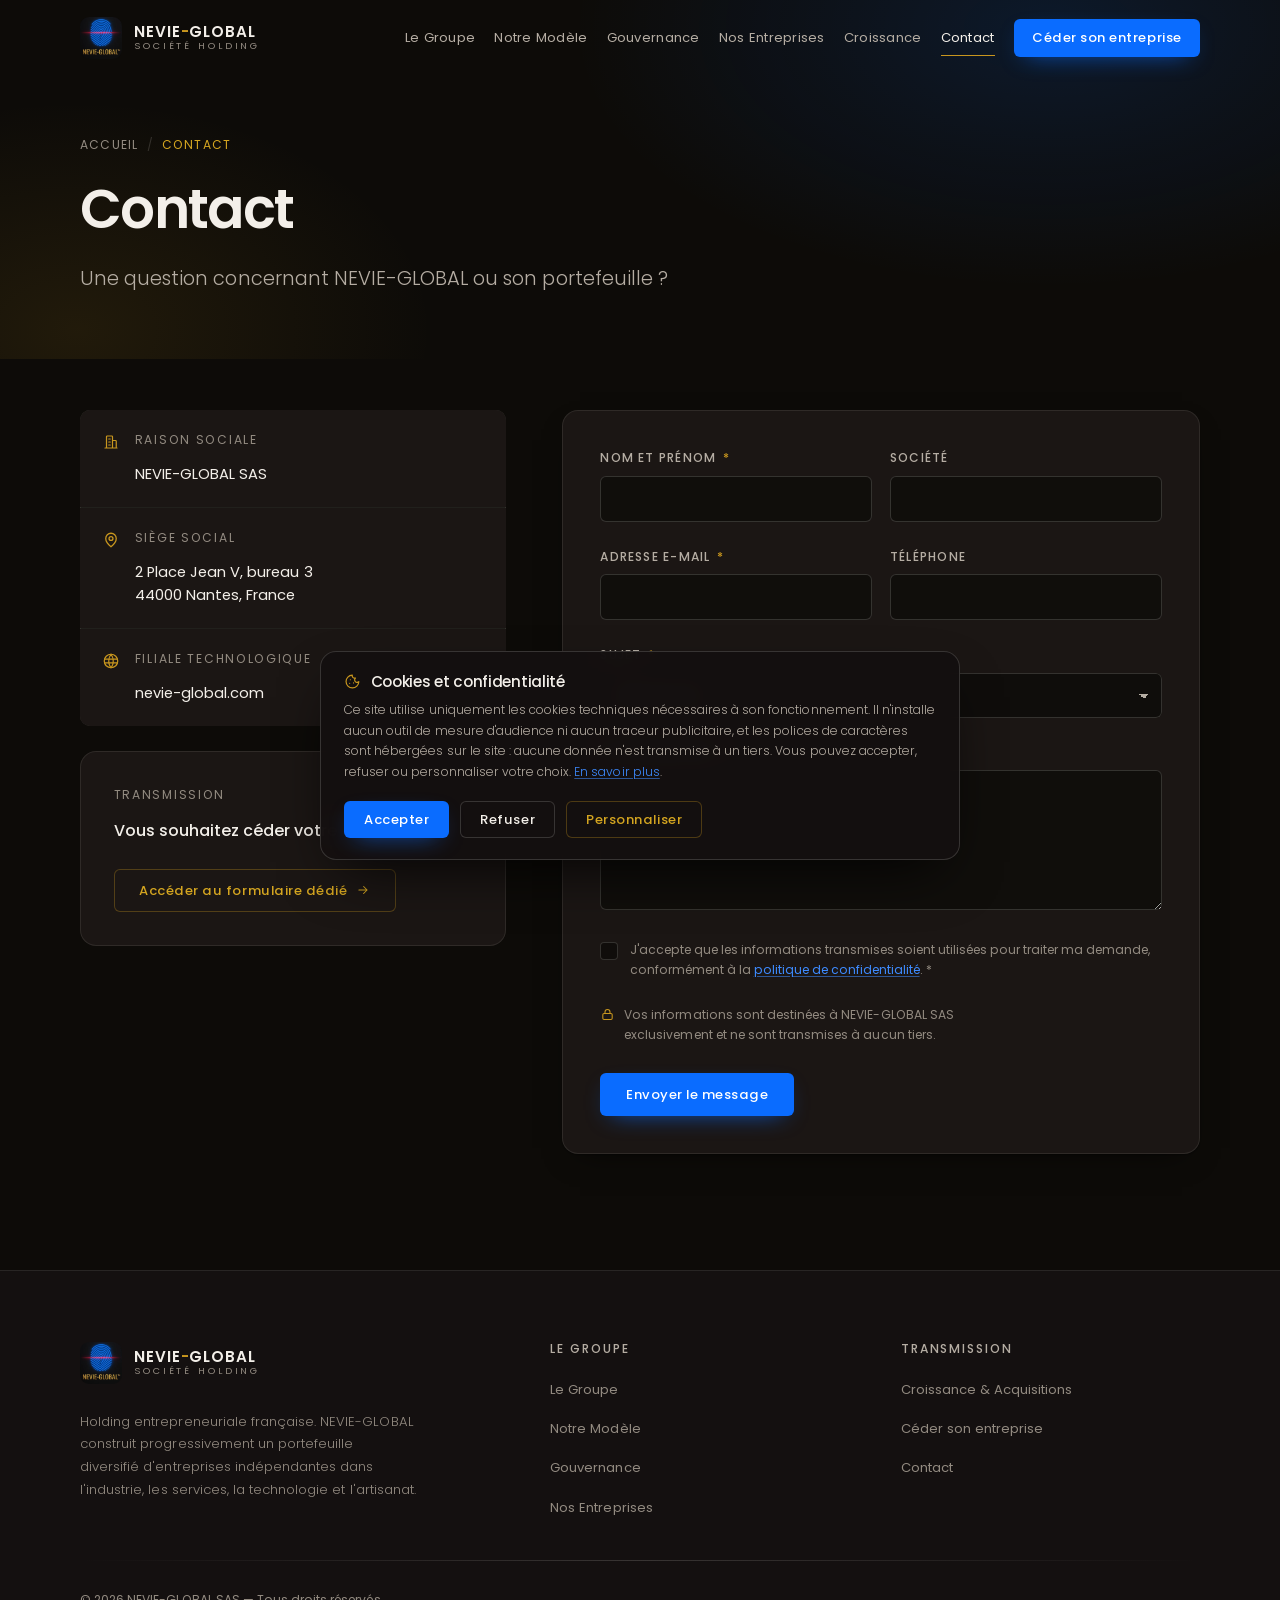
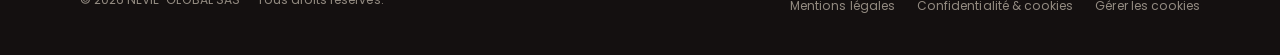
<file: contact.html>
<!DOCTYPE html>
<html lang="fr">
<head>
  <meta charset="utf-8">
  <meta name="viewport" content="width=device-width, initial-scale=1">

  <title>Contact — NEVIE-GLOBAL SAS</title>
  <meta name="description" content="Contacter NEVIE-GLOBAL SAS, holding basée au 2 Place Jean V, bureau 3, 44000 Nantes : formulaire et coordonnées.">
  <link rel="canonical" href="https://www.nevie-global.fr/contact.html">
  <meta name="theme-color" content="#0D0B08">
  <meta name="author" content="NEVIE-GLOBAL SAS">

  <!-- Partage sur les réseaux et messageries -->
  <meta property="og:type" content="website">
  <meta property="og:locale" content="fr_FR">
  <meta property="og:site_name" content="NEVIE-GLOBAL SAS">
  <meta property="og:title" content="Contact — NEVIE-GLOBAL SAS">
  <meta property="og:description" content="Contacter NEVIE-GLOBAL SAS, holding basée au 2 Place Jean V, bureau 3, 44000 Nantes : formulaire et coordonnées.">
  <meta property="og:url" content="https://www.nevie-global.fr/contact.html">
  <meta property="og:image" content="https://www.nevie-global.fr/assets/img/og-nevie-global.jpg">
  <meta property="og:image:width" content="1200">
  <meta property="og:image:height" content="630">
  <meta name="twitter:card" content="summary_large_image">

  <link rel="icon" href="assets/img/favicon-96.png" type="image/png" sizes="96x96">
  <link rel="apple-touch-icon" href="assets/img/favicon-96.png">

  <!-- Polices auto-hébergées : aucune requête vers Google Fonts, aucune adresse
       IP de visiteur transmise à un tiers (position la plus sûre au regard du RGPD). -->
  <link rel="preload" href="assets/fonts/poppins-400-latin.woff2" as="font" type="font/woff2" crossorigin>
  <link rel="preload" href="assets/fonts/poppins-600-latin.woff2" as="font" type="font/woff2" crossorigin>
  <link rel="stylesheet" href="assets/css/fonts.css">
  <link rel="stylesheet" href="assets/css/style.css">

  <script src="assets/js/main.js" defer></script>
</head>
<body>

<a class="saut-contenu" href="#contenu">Aller au contenu principal</a>

<!-- Bibliothèque d'icônes : définie une fois, réutilisée via <use> -->
<svg class="sr-only" aria-hidden="true" focusable="false" xmlns="http://www.w3.org/2000/svg">
  <symbol id="i-fleche-droite" viewBox="0 0 24 24" fill="none" stroke="currentColor" stroke-width="1.8" stroke-linecap="round" stroke-linejoin="round"><path d="M5 12h13M13 6l6 6-6 6"/></symbol>
  <symbol id="i-fleche-gauche" viewBox="0 0 24 24" fill="none" stroke="currentColor" stroke-width="1.8" stroke-linecap="round" stroke-linejoin="round"><path d="M19 12H6M11 6l-6 6 6 6"/></symbol>
  <symbol id="i-externe" viewBox="0 0 24 24" fill="none" stroke="currentColor" stroke-width="1.8" stroke-linecap="round" stroke-linejoin="round"><path d="M14 5h5v5M19 5l-8 8M18 14v4a2 2 0 0 1-2 2H6a2 2 0 0 1-2-2V8a2 2 0 0 1 2-2h4"/></symbol>
  <symbol id="i-bouclier" viewBox="0 0 24 24" fill="none" stroke="currentColor" stroke-width="1.7" stroke-linecap="round" stroke-linejoin="round"><path d="M12 3l7 3v6c0 4-3 7.2-7 9-4-1.8-7-5-7-9V6z"/><path d="M9.2 12l2 2 3.6-3.8"/></symbol>
  <symbol id="i-coche" viewBox="0 0 24 24" fill="none" stroke="currentColor" stroke-width="1.9" stroke-linecap="round" stroke-linejoin="round"><path d="M4.5 12.5l5 5 10-11"/></symbol>
  <symbol id="i-alerte" viewBox="0 0 24 24" fill="none" stroke="currentColor" stroke-width="1.8" stroke-linecap="round" stroke-linejoin="round"><circle cx="12" cy="12" r="9"/><path d="M12 7.5v5.5M12 16.3v.2"/></symbol>
  <symbol id="i-immeuble" viewBox="0 0 24 24" fill="none" stroke="currentColor" stroke-width="1.6" stroke-linecap="round" stroke-linejoin="round"><path d="M4 20h16M6 20V5a1 1 0 0 1 1-1h6a1 1 0 0 1 1 1v15M14 20V10h4a1 1 0 0 1 1 1v9"/><path d="M9 8h2M9 12h2M9 16h2"/></symbol>
  <symbol id="i-courrier" viewBox="0 0 24 24" fill="none" stroke="currentColor" stroke-width="1.7" stroke-linecap="round" stroke-linejoin="round"><rect x="3" y="5.5" width="18" height="13" rx="2"/><path d="M3.5 7l8.5 6 8.5-6"/></symbol>
  <symbol id="i-broche" viewBox="0 0 24 24" fill="none" stroke="currentColor" stroke-width="1.7" stroke-linecap="round" stroke-linejoin="round"><path d="M12 21s7-5.6 7-11a7 7 0 1 0-14 0c0 5.4 7 11 7 11z"/><circle cx="12" cy="10" r="2.6"/></symbol>
  <symbol id="i-globe" viewBox="0 0 24 24" fill="none" stroke="currentColor" stroke-width="1.6" stroke-linecap="round" stroke-linejoin="round"><circle cx="12" cy="12" r="9"/><path d="M3.5 9.5h17M3.5 14.5h17M12 3a15 15 0 0 1 0 18 15 15 0 0 1 0-18z"/></symbol>
  <symbol id="i-cible" viewBox="0 0 24 24" fill="none" stroke="currentColor" stroke-width="1.7" stroke-linecap="round" stroke-linejoin="round"><circle cx="12" cy="12" r="8.5"/><circle cx="12" cy="12" r="4.5"/><circle cx="12" cy="12" r=".8" fill="currentColor"/></symbol>
  <symbol id="i-couches" viewBox="0 0 24 24" fill="none" stroke="currentColor" stroke-width="1.7" stroke-linecap="round" stroke-linejoin="round"><path d="M12 3.5l8.5 4.6L12 12.7 3.5 8.1z"/><path d="M3.5 12.4L12 17l8.5-4.6M3.5 16.4L12 21l8.5-4.6"/></symbol>
  <!-- Transmission : deux flux qui s'échangent -->
  <symbol id="i-poignee" viewBox="0 0 24 24" fill="none" stroke="currentColor" stroke-width="1.7" stroke-linecap="round" stroke-linejoin="round"><path d="M4 9h15M15 5l4 4-4 4"/><path d="M20 17H5M9 13l-4 4 4 4"/></symbol>
  <symbol id="i-cadenas" viewBox="0 0 24 24" fill="none" stroke="currentColor" stroke-width="1.7" stroke-linecap="round" stroke-linejoin="round"><rect x="4.5" y="10.5" width="15" height="9.5" rx="2"/><path d="M8 10.5V8a4 4 0 0 1 8 0v2.5"/></symbol>
  <symbol id="i-cookie" viewBox="0 0 24 24" fill="none" stroke="currentColor" stroke-width="1.7" stroke-linecap="round" stroke-linejoin="round"><path d="M20.9 12.3A9 9 0 1 1 11.7 3.1a3.4 3.4 0 0 0 4.5 4 3.4 3.4 0 0 0 4.7 5.2z"/><path d="M9 9.5v.01M8 14.5v.01M13.5 14v.01"/></symbol>
  <symbol id="i-engrenage" viewBox="0 0 24 24" fill="none" stroke="currentColor" stroke-width="1.6" stroke-linecap="round" stroke-linejoin="round"><circle cx="12" cy="12" r="3.2"/><path d="M12 2.8v2.4M12 18.8v2.4M4.5 7.8l2.1 1.2M17.4 15l2.1 1.2M4.5 16.2l2.1-1.2M17.4 9l2.1-1.2"/></symbol>
  <symbol id="i-loupe" viewBox="0 0 24 24" fill="none" stroke="currentColor" stroke-width="1.7" stroke-linecap="round" stroke-linejoin="round"><circle cx="11" cy="11" r="6.5"/><path d="M16 16l4.5 4.5"/></symbol>
  <symbol id="i-graphique" viewBox="0 0 24 24" fill="none" stroke="currentColor" stroke-width="1.7" stroke-linecap="round" stroke-linejoin="round"><path d="M4 19.5h16"/><path d="M6.5 16V11M11 16V6.5M15.5 16v-6M20 16V8.5"/></symbol>
  <symbol id="i-horloge" viewBox="0 0 24 24" fill="none" stroke="currentColor" stroke-width="1.7" stroke-linecap="round" stroke-linejoin="round"><circle cx="12" cy="12" r="8.5"/><path d="M12 7.2V12l3.2 2"/></symbol>
  <symbol id="i-usine" viewBox="0 0 24 24" fill="none" stroke="currentColor" stroke-width="1.6" stroke-linecap="round" stroke-linejoin="round"><path d="M3 20h18M4.5 20V10l5 3.2V10l5 3.2V10l5 3.2V20"/><path d="M4.5 10V6h2.6v4"/></symbol>
  <symbol id="i-voiture" viewBox="0 0 24 24" fill="none" stroke="currentColor" stroke-width="1.6" stroke-linecap="round" stroke-linejoin="round"><path d="M4 16.5v-3l1.8-4.2A2 2 0 0 1 7.6 8h8.8a2 2 0 0 1 1.8 1.3L20 13.5v3"/><path d="M4 16.5h16M4.2 13.5h15.6"/><circle cx="7.5" cy="16.5" r="1.6"/><circle cx="16.5" cy="16.5" r="1.6"/></symbol>
  <symbol id="i-outils" viewBox="0 0 24 24" fill="none" stroke="currentColor" stroke-width="1.7" stroke-linecap="round" stroke-linejoin="round"><path d="M14.5 6.2a3.6 3.6 0 0 0 4.8 4.6l-8 8a2.3 2.3 0 0 1-3.3-3.3z"/><path d="M6.5 5.5l3 3"/></symbol>
  <symbol id="i-feuille" viewBox="0 0 24 24" fill="none" stroke="currentColor" stroke-width="1.7" stroke-linecap="round" stroke-linejoin="round"><path d="M6 20c0-7 4.5-11.5 13-12 .5 8-4 12.5-11 12.5H6z"/><path d="M6.5 19.5c2.5-4 5-6.5 9-8.5"/></symbol>
  <symbol id="i-document" viewBox="0 0 24 24" fill="none" stroke="currentColor" stroke-width="1.7" stroke-linecap="round" stroke-linejoin="round"><path d="M13.5 3.5H7a2 2 0 0 0-2 2v13a2 2 0 0 0 2 2h10a2 2 0 0 0 2-2V9z"/><path d="M13.5 3.5V9H19M8.5 13h7M8.5 16.5h4.5"/></symbol>
  <symbol id="i-utilisateurs" viewBox="0 0 24 24" fill="none" stroke="currentColor" stroke-width="1.7" stroke-linecap="round" stroke-linejoin="round"><circle cx="9.5" cy="8.5" r="3.2"/><path d="M3.8 19.2a5.9 5.9 0 0 1 11.4 0"/><path d="M16 5.6a3.2 3.2 0 0 1 0 5.8M17.4 14.2a5.9 5.9 0 0 1 2.8 5"/></symbol>
  <symbol id="i-boussole" viewBox="0 0 24 24" fill="none" stroke="currentColor" stroke-width="1.7" stroke-linecap="round" stroke-linejoin="round"><circle cx="12" cy="12" r="8.5"/><path d="M15.2 8.8l-1.8 4.4-4.4 1.8 1.8-4.4z"/></symbol>
</svg>

<!-- ==========================================================================
     EN-TÊTE — bloc commun, identique sur les onze pages.
     Toute modification doit être reportée sur chaque page (ou régénérée avec
     outils/construire.py).
     ========================================================================== -->
<header class="entete" id="entete">
  <div class="conteneur entete__inner">

    <a class="marque" href="index.html">
      <picture>
        <source srcset="assets/img/logo-nevie-global.webp" type="image/webp">
        <!-- alt vide : le nom du groupe est déjà écrit en toutes lettres à côté -->
        <img class="marque__logo" src="assets/img/logo-nevie-global.png"
             width="288" height="288" alt="" decoding="async">
      </picture>
      <span class="marque__texte">
        <span class="marque__nom">NEVIE<span>-</span>GLOBAL</span>
        <span class="marque__forme">Société holding</span>
      </span>
      <span class="sr-only">— retour à l'accueil</span>
    </a>

    <nav class="nav" id="nav" aria-label="Navigation principale">
        <a class="nav__lien" href="le-groupe.html">Le Groupe</a>
        <a class="nav__lien" href="notre-modele.html">Notre Modèle</a>
        <a class="nav__lien" href="gouvernance.html">Gouvernance</a>
        <a class="nav__lien" href="nos-entreprises.html">Nos Entreprises</a>
        <a class="nav__lien" href="croissance-acquisitions.html">Croissance</a>
        <a class="nav__lien est-page" href="contact.html" aria-current="page">Contact</a>
      <a class="btn btn--primaire" href="ceder-son-entreprise.html">Céder son entreprise</a>
    </nav>

    <button class="burger" id="burger" type="button"
            aria-label="Ouvrir le menu" aria-expanded="false" aria-controls="nav">
      <span class="burger__barres" aria-hidden="true"><i></i></span>
    </button>

  </div>
</header>

<main id="contenu">

<section class="page-hero">
  <div class="page-hero__fond" aria-hidden="true"></div>
  <div class="conteneur">
    <nav class="ariane" aria-label="Fil d'Ariane">
      <a href="index.html">Accueil</a>
      <span class="sep" aria-hidden="true">/</span>
      <span aria-current="page">Contact</span>
    </nav>
    <h1>Contact</h1>
    <p class="page-hero__chapo">
      Une question concernant NEVIE-GLOBAL ou son portefeuille&nbsp;?
    </p>
  </div>
</section>

<section class="section">
  <div class="conteneur">
    <div class="contact__grille">

      <div class="reveal">
        <div class="coordonnees">

          <div class="coordonnee">
            <svg class="ico" aria-hidden="true"><use href="#i-immeuble"></use></svg>
            <div>
              <p class="coordonnee__lib">Raison sociale</p>
              <p class="coordonnee__val">NEVIE-GLOBAL SAS</p>
            </div>
          </div>

          <div class="coordonnee">
            <svg class="ico" aria-hidden="true"><use href="#i-broche"></use></svg>
            <div>
              <p class="coordonnee__lib">Siège social</p>
              <p class="coordonnee__val">
                2 Place Jean V, bureau 3<br>
                44000 Nantes, France
              </p>
            </div>
          </div>

          <div class="coordonnee">
            <svg class="ico" aria-hidden="true"><use href="#i-globe"></use></svg>
            <div>
              <p class="coordonnee__lib">Filiale technologique</p>
              <p class="coordonnee__val">
                <a href="https://nevie-global.com" target="_blank" rel="noopener noreferrer">
                  nevie-global.com
                </a>
              </p>
            </div>
          </div>

        </div>

        <div class="suite u-mt-m" >
          <div>
            <p class="suite__lib">Transmission</p>
            <p class="suite__titre u-t-normal" >Vous souhaitez céder votre entreprise&nbsp;?</p>
          </div>
          <a class="btn btn--or" href="ceder-son-entreprise.html">
            Accéder au formulaire dédié
            <svg class="ico" aria-hidden="true" width="14" height="14"><use href="#i-fleche-droite"></use></svg>
          </a>
        </div>
      </div>

      <div class="carte form-bloc reveal">
        <form id="form-contact" novalidate>
          <div class="form-grille">

            <div class="pot-de-miel" aria-hidden="true">
              <label for="contact-site">Ne pas remplir</label>
              <input type="text" id="contact-site" name="_gotcha" tabindex="-1" autocomplete="off">
            </div>

            <div class="champ">
              <label for="contact-nom">Nom et prénom <span class="requis" aria-hidden="true">*</span></label>
              <input type="text" id="contact-nom" name="Nom et prénom" autocomplete="name" required>
              <p class="champ__erreur" data-erreur role="alert"></p>
            </div>

            <div class="champ">
              <label for="contact-societe">Société</label>
              <input type="text" id="contact-societe" name="Société" autocomplete="organization">
              <p class="champ__erreur" data-erreur role="alert"></p>
            </div>

            <div class="champ">
              <label for="contact-email">Adresse e-mail <span class="requis" aria-hidden="true">*</span></label>
              <input type="email" id="contact-email" name="email" autocomplete="email" required>
              <p class="champ__erreur" data-erreur role="alert"></p>
            </div>

            <div class="champ">
              <label for="contact-tel">Téléphone</label>
              <input type="tel" id="contact-tel" name="Téléphone" autocomplete="tel">
              <p class="champ__erreur" data-erreur role="alert"></p>
            </div>

            <div class="champ champ--plein">
              <label for="contact-sujet">Sujet <span class="requis" aria-hidden="true">*</span></label>
              <select id="contact-sujet" name="Sujet" required>
                <option value="">Sélectionner…</option>
                <option>Le groupe et son portefeuille</option>
                <option>Partenariat</option>
                <option>Investisseurs et banques</option>
                <option>Candidature</option>
                <option>Presse</option>
                <option>Autre</option>
              </select>
              <p class="champ__erreur" data-erreur role="alert"></p>
            </div>

            <div class="champ champ--plein">
              <label for="contact-message">Votre message <span class="requis" aria-hidden="true">*</span></label>
              <textarea id="contact-message" name="Message" rows="5" required></textarea>
              <p class="champ__erreur" data-erreur role="alert"></p>
            </div>

            <!-- Consentement RGPD — volontairement NON pré-coché -->
            <div class="champ-consentement">
              <input type="checkbox" id="contact-consentement" name="Consentement RGPD" value="Oui" required>
              <label for="contact-consentement">
                J'accepte que les informations transmises soient utilisées pour traiter ma
                demande, conformément à la
                <a href="confidentialite-cookies.html">politique de confidentialité</a>.
                <span class="requis" aria-hidden="true">*</span>
              </label>
              <p class="champ__erreur" data-erreur-consentement role="alert"></p>
            </div>

            <div class="form-pied">
              <p class="mention-confidentialite">
                <svg class="ico" aria-hidden="true"><use href="#i-cadenas"></use></svg>
                <span>
                  Vos informations sont destinées à NEVIE-GLOBAL SAS exclusivement et ne sont
                  transmises à aucun tiers.
                </span>
              </p>
              <button class="btn btn--primaire" type="submit" data-libelle="Envoyer le message">
                Envoyer le message
              </button>
            </div>

            <div class="form-progression" data-progression aria-hidden="true">
              <span class="form-progression__barre"></span>
            </div>

            <div class="form-retour" data-retour role="status" aria-live="polite"></div>

          </div>
        </form>
      </div>

    </div>
  </div>
</section>

</main>

<!-- ==========================================================================
     PIED DE PAGE — bloc commun, identique sur les onze pages.
     ========================================================================== -->
<footer class="pied">
  <div class="conteneur">

    <div class="pied__haut">

      <div class="pied__marque">
        <a class="marque" href="index.html">
          <picture>
            <source srcset="assets/img/logo-nevie-global.webp" type="image/webp">
            <img class="marque__logo" src="assets/img/logo-nevie-global.png"
                 width="288" height="288" alt="" loading="lazy" decoding="async">
          </picture>
          <span class="marque__texte">
            <span class="marque__nom">NEVIE<span>-</span>GLOBAL</span>
            <span class="marque__forme">Société holding</span>
          </span>
          <span class="sr-only">— retour à l'accueil</span>
        </a>
        <p class="pied__desc">
          Holding entrepreneuriale française. NEVIE-GLOBAL construit progressivement
          un portefeuille diversifié d'entreprises indépendantes dans l'industrie,
          les services, la technologie et l'artisanat.
        </p>
      </div>

      <div>
        <h2 class="pied__titre">Le groupe</h2>
        <ul class="pied__liens">
          <li><a href="le-groupe.html">Le Groupe</a></li>
          <li><a href="notre-modele.html">Notre Modèle</a></li>
          <li><a href="gouvernance.html">Gouvernance</a></li>
          <li><a href="nos-entreprises.html">Nos Entreprises</a></li>
        </ul>
      </div>

      <div>
        <h2 class="pied__titre">Transmission</h2>
        <ul class="pied__liens">
          <li><a href="croissance-acquisitions.html">Croissance &amp; Acquisitions</a></li>
          <li><a href="ceder-son-entreprise.html">Céder son entreprise</a></li>
          <li><a href="contact.html">Contact</a></li>
        </ul>
      </div>

    </div>

    <hr class="filet-h">

    <div class="pied__bas">
      <p>&copy; <span data-annee>2026</span> NEVIE-GLOBAL SAS — Tous droits réservés.</p>
      <div class="liens-legaux">
        <a href="mentions-legales.html">Mentions légales</a>
        <a href="confidentialite-cookies.html">Confidentialité &amp; cookies</a>
        <a href="#" data-rouvrir-cookies>Gérer les cookies</a>
      </div>
    </div>

  </div>
</footer>

<!-- ==========================================================================
     BANDEAU COOKIES — une seule bannière, sur toutes les pages.
     Accepter / Refuser / Personnaliser. Aucun traceur n'est chargé par défaut :
     « Refuser » correspond exactement à l'état initial du site.
     ========================================================================== -->
<div class="cookies" id="cookies" role="dialog" aria-modal="false" aria-live="polite"
     aria-labelledby="cookies-titre" aria-describedby="cookies-texte">

  <h2 class="cookies__titre" id="cookies-titre">
    <svg class="ico" aria-hidden="true"><use href="#i-cookie"></use></svg>
    Cookies et confidentialité
  </h2>

  <p id="cookies-texte">
    Ce site utilise uniquement les cookies techniques nécessaires à son fonctionnement.
    Il n'installe aucun outil de mesure d'audience ni aucun traceur publicitaire, et
    les polices de caractères sont hébergées sur le site : aucune donnée n'est
    transmise à un tiers. Vous pouvez accepter, refuser ou personnaliser votre choix.
    <a href="confidentialite-cookies.html">En savoir plus</a>.
  </p>

  <!-- Panneau « Personnaliser », replié par défaut -->
  <div class="cookies__perso" id="cookies-perso">

    <div class="categorie">
      <div>
        <p class="categorie__nom">Nécessaires</p>
        <p class="categorie__desc">
          Mémorisation de votre choix d'affichage de cette bannière. Indispensable
          pour ne pas vous la présenter à chaque page.
        </p>
      </div>
      <span class="bascule">
        <input type="checkbox" data-categorie="necessaire" checked disabled
               aria-label="Cookies nécessaires — toujours actifs">
      </span>
    </div>

    <div class="categorie">
      <div>
        <p class="categorie__nom">Mesure d'audience</p>
        <p class="categorie__desc">
          Statistiques de fréquentation. Aucun outil de ce type n'est installé
          à ce jour sur le site.
        </p>
      </div>
      <span class="bascule">
        <input type="checkbox" data-categorie="mesure" aria-label="Cookies de mesure d'audience">
      </span>
    </div>

    <div class="categorie">
      <div>
        <p class="categorie__nom">Préférences</p>
        <p class="categorie__desc">
          Mémorisation de réglages d'affichage. Aucun cookie de ce type n'est
          déposé à ce jour.
        </p>
      </div>
      <span class="bascule">
        <input type="checkbox" data-categorie="preferences" aria-label="Cookies de préférences">
      </span>
    </div>

  </div>

  <div class="cookies__actions">
    <button class="btn btn--primaire" type="button" data-cookies="accepter">Accepter</button>
    <button class="btn btn--secondaire" type="button" data-cookies="refuser">Refuser</button>
    <button class="btn btn--or" type="button" data-cookies="personnaliser"
            aria-expanded="false" aria-controls="cookies-perso">Personnaliser</button>
    <button class="btn btn--secondaire" type="button" data-cookies="enregistrer" hidden>
      Enregistrer mes choix
    </button>
  </div>

</div>

</body>
</html>
</file>
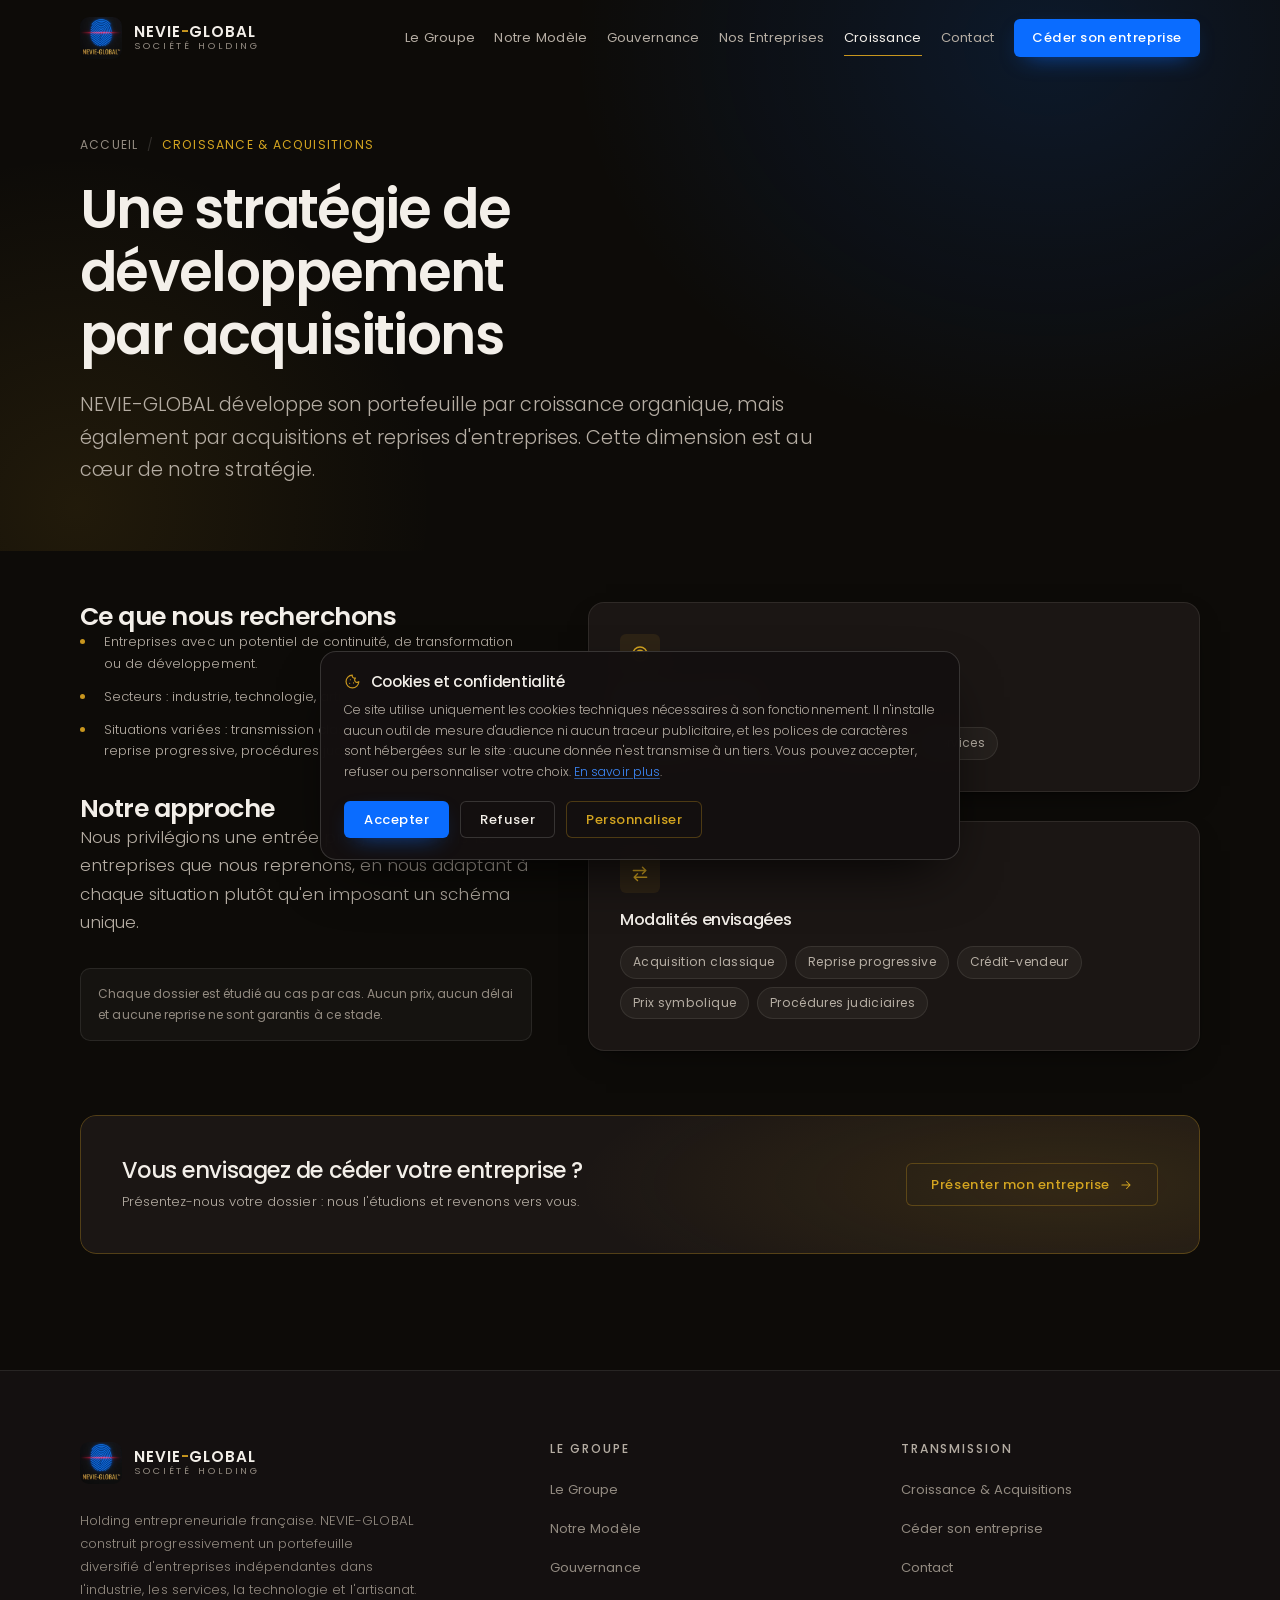
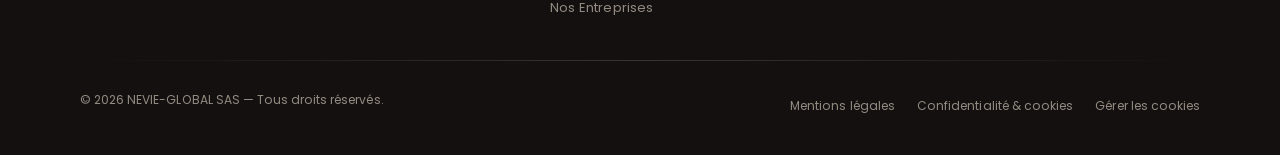
<file: croissance-acquisitions.html>
<!DOCTYPE html>
<html lang="fr">
<head>
  <meta charset="utf-8">
  <meta name="viewport" content="width=device-width, initial-scale=1">

  <title>Croissance & Acquisitions — NEVIE-GLOBAL SAS</title>
  <meta name="description" content="Stratégie de développement par acquisitions et reprises d'entreprises : critères recherchés, secteurs étudiés et approche de NEVIE-GLOBAL SAS.">
  <link rel="canonical" href="https://www.nevie-global.fr/croissance-acquisitions.html">
  <meta name="theme-color" content="#0D0B08">
  <meta name="author" content="NEVIE-GLOBAL SAS">

  <!-- Partage sur les réseaux et messageries -->
  <meta property="og:type" content="website">
  <meta property="og:locale" content="fr_FR">
  <meta property="og:site_name" content="NEVIE-GLOBAL SAS">
  <meta property="og:title" content="Croissance & Acquisitions — NEVIE-GLOBAL SAS">
  <meta property="og:description" content="Stratégie de développement par acquisitions et reprises d'entreprises : critères recherchés, secteurs étudiés et approche de NEVIE-GLOBAL SAS.">
  <meta property="og:url" content="https://www.nevie-global.fr/croissance-acquisitions.html">
  <meta property="og:image" content="https://www.nevie-global.fr/assets/img/og-nevie-global.jpg">
  <meta property="og:image:width" content="1200">
  <meta property="og:image:height" content="630">
  <meta name="twitter:card" content="summary_large_image">

  <link rel="icon" href="assets/img/favicon-96.png" type="image/png" sizes="96x96">
  <link rel="apple-touch-icon" href="assets/img/favicon-96.png">

  <!-- Polices auto-hébergées : aucune requête vers Google Fonts, aucune adresse
       IP de visiteur transmise à un tiers (position la plus sûre au regard du RGPD). -->
  <link rel="preload" href="assets/fonts/poppins-400-latin.woff2" as="font" type="font/woff2" crossorigin>
  <link rel="preload" href="assets/fonts/poppins-600-latin.woff2" as="font" type="font/woff2" crossorigin>
  <link rel="stylesheet" href="assets/css/fonts.css">
  <link rel="stylesheet" href="assets/css/style.css">

  <script src="assets/js/main.js" defer></script>
</head>
<body>

<a class="saut-contenu" href="#contenu">Aller au contenu principal</a>

<!-- Bibliothèque d'icônes : définie une fois, réutilisée via <use> -->
<svg class="sr-only" aria-hidden="true" focusable="false" xmlns="http://www.w3.org/2000/svg">
  <symbol id="i-fleche-droite" viewBox="0 0 24 24" fill="none" stroke="currentColor" stroke-width="1.8" stroke-linecap="round" stroke-linejoin="round"><path d="M5 12h13M13 6l6 6-6 6"/></symbol>
  <symbol id="i-fleche-gauche" viewBox="0 0 24 24" fill="none" stroke="currentColor" stroke-width="1.8" stroke-linecap="round" stroke-linejoin="round"><path d="M19 12H6M11 6l-6 6 6 6"/></symbol>
  <symbol id="i-externe" viewBox="0 0 24 24" fill="none" stroke="currentColor" stroke-width="1.8" stroke-linecap="round" stroke-linejoin="round"><path d="M14 5h5v5M19 5l-8 8M18 14v4a2 2 0 0 1-2 2H6a2 2 0 0 1-2-2V8a2 2 0 0 1 2-2h4"/></symbol>
  <symbol id="i-bouclier" viewBox="0 0 24 24" fill="none" stroke="currentColor" stroke-width="1.7" stroke-linecap="round" stroke-linejoin="round"><path d="M12 3l7 3v6c0 4-3 7.2-7 9-4-1.8-7-5-7-9V6z"/><path d="M9.2 12l2 2 3.6-3.8"/></symbol>
  <symbol id="i-coche" viewBox="0 0 24 24" fill="none" stroke="currentColor" stroke-width="1.9" stroke-linecap="round" stroke-linejoin="round"><path d="M4.5 12.5l5 5 10-11"/></symbol>
  <symbol id="i-alerte" viewBox="0 0 24 24" fill="none" stroke="currentColor" stroke-width="1.8" stroke-linecap="round" stroke-linejoin="round"><circle cx="12" cy="12" r="9"/><path d="M12 7.5v5.5M12 16.3v.2"/></symbol>
  <symbol id="i-immeuble" viewBox="0 0 24 24" fill="none" stroke="currentColor" stroke-width="1.6" stroke-linecap="round" stroke-linejoin="round"><path d="M4 20h16M6 20V5a1 1 0 0 1 1-1h6a1 1 0 0 1 1 1v15M14 20V10h4a1 1 0 0 1 1 1v9"/><path d="M9 8h2M9 12h2M9 16h2"/></symbol>
  <symbol id="i-courrier" viewBox="0 0 24 24" fill="none" stroke="currentColor" stroke-width="1.7" stroke-linecap="round" stroke-linejoin="round"><rect x="3" y="5.5" width="18" height="13" rx="2"/><path d="M3.5 7l8.5 6 8.5-6"/></symbol>
  <symbol id="i-broche" viewBox="0 0 24 24" fill="none" stroke="currentColor" stroke-width="1.7" stroke-linecap="round" stroke-linejoin="round"><path d="M12 21s7-5.6 7-11a7 7 0 1 0-14 0c0 5.4 7 11 7 11z"/><circle cx="12" cy="10" r="2.6"/></symbol>
  <symbol id="i-globe" viewBox="0 0 24 24" fill="none" stroke="currentColor" stroke-width="1.6" stroke-linecap="round" stroke-linejoin="round"><circle cx="12" cy="12" r="9"/><path d="M3.5 9.5h17M3.5 14.5h17M12 3a15 15 0 0 1 0 18 15 15 0 0 1 0-18z"/></symbol>
  <symbol id="i-cible" viewBox="0 0 24 24" fill="none" stroke="currentColor" stroke-width="1.7" stroke-linecap="round" stroke-linejoin="round"><circle cx="12" cy="12" r="8.5"/><circle cx="12" cy="12" r="4.5"/><circle cx="12" cy="12" r=".8" fill="currentColor"/></symbol>
  <symbol id="i-couches" viewBox="0 0 24 24" fill="none" stroke="currentColor" stroke-width="1.7" stroke-linecap="round" stroke-linejoin="round"><path d="M12 3.5l8.5 4.6L12 12.7 3.5 8.1z"/><path d="M3.5 12.4L12 17l8.5-4.6M3.5 16.4L12 21l8.5-4.6"/></symbol>
  <!-- Transmission : deux flux qui s'échangent -->
  <symbol id="i-poignee" viewBox="0 0 24 24" fill="none" stroke="currentColor" stroke-width="1.7" stroke-linecap="round" stroke-linejoin="round"><path d="M4 9h15M15 5l4 4-4 4"/><path d="M20 17H5M9 13l-4 4 4 4"/></symbol>
  <symbol id="i-cadenas" viewBox="0 0 24 24" fill="none" stroke="currentColor" stroke-width="1.7" stroke-linecap="round" stroke-linejoin="round"><rect x="4.5" y="10.5" width="15" height="9.5" rx="2"/><path d="M8 10.5V8a4 4 0 0 1 8 0v2.5"/></symbol>
  <symbol id="i-cookie" viewBox="0 0 24 24" fill="none" stroke="currentColor" stroke-width="1.7" stroke-linecap="round" stroke-linejoin="round"><path d="M20.9 12.3A9 9 0 1 1 11.7 3.1a3.4 3.4 0 0 0 4.5 4 3.4 3.4 0 0 0 4.7 5.2z"/><path d="M9 9.5v.01M8 14.5v.01M13.5 14v.01"/></symbol>
  <symbol id="i-engrenage" viewBox="0 0 24 24" fill="none" stroke="currentColor" stroke-width="1.6" stroke-linecap="round" stroke-linejoin="round"><circle cx="12" cy="12" r="3.2"/><path d="M12 2.8v2.4M12 18.8v2.4M4.5 7.8l2.1 1.2M17.4 15l2.1 1.2M4.5 16.2l2.1-1.2M17.4 9l2.1-1.2"/></symbol>
  <symbol id="i-loupe" viewBox="0 0 24 24" fill="none" stroke="currentColor" stroke-width="1.7" stroke-linecap="round" stroke-linejoin="round"><circle cx="11" cy="11" r="6.5"/><path d="M16 16l4.5 4.5"/></symbol>
  <symbol id="i-graphique" viewBox="0 0 24 24" fill="none" stroke="currentColor" stroke-width="1.7" stroke-linecap="round" stroke-linejoin="round"><path d="M4 19.5h16"/><path d="M6.5 16V11M11 16V6.5M15.5 16v-6M20 16V8.5"/></symbol>
  <symbol id="i-horloge" viewBox="0 0 24 24" fill="none" stroke="currentColor" stroke-width="1.7" stroke-linecap="round" stroke-linejoin="round"><circle cx="12" cy="12" r="8.5"/><path d="M12 7.2V12l3.2 2"/></symbol>
  <symbol id="i-usine" viewBox="0 0 24 24" fill="none" stroke="currentColor" stroke-width="1.6" stroke-linecap="round" stroke-linejoin="round"><path d="M3 20h18M4.5 20V10l5 3.2V10l5 3.2V10l5 3.2V20"/><path d="M4.5 10V6h2.6v4"/></symbol>
  <symbol id="i-voiture" viewBox="0 0 24 24" fill="none" stroke="currentColor" stroke-width="1.6" stroke-linecap="round" stroke-linejoin="round"><path d="M4 16.5v-3l1.8-4.2A2 2 0 0 1 7.6 8h8.8a2 2 0 0 1 1.8 1.3L20 13.5v3"/><path d="M4 16.5h16M4.2 13.5h15.6"/><circle cx="7.5" cy="16.5" r="1.6"/><circle cx="16.5" cy="16.5" r="1.6"/></symbol>
  <symbol id="i-outils" viewBox="0 0 24 24" fill="none" stroke="currentColor" stroke-width="1.7" stroke-linecap="round" stroke-linejoin="round"><path d="M14.5 6.2a3.6 3.6 0 0 0 4.8 4.6l-8 8a2.3 2.3 0 0 1-3.3-3.3z"/><path d="M6.5 5.5l3 3"/></symbol>
  <symbol id="i-feuille" viewBox="0 0 24 24" fill="none" stroke="currentColor" stroke-width="1.7" stroke-linecap="round" stroke-linejoin="round"><path d="M6 20c0-7 4.5-11.5 13-12 .5 8-4 12.5-11 12.5H6z"/><path d="M6.5 19.5c2.5-4 5-6.5 9-8.5"/></symbol>
  <symbol id="i-document" viewBox="0 0 24 24" fill="none" stroke="currentColor" stroke-width="1.7" stroke-linecap="round" stroke-linejoin="round"><path d="M13.5 3.5H7a2 2 0 0 0-2 2v13a2 2 0 0 0 2 2h10a2 2 0 0 0 2-2V9z"/><path d="M13.5 3.5V9H19M8.5 13h7M8.5 16.5h4.5"/></symbol>
  <symbol id="i-utilisateurs" viewBox="0 0 24 24" fill="none" stroke="currentColor" stroke-width="1.7" stroke-linecap="round" stroke-linejoin="round"><circle cx="9.5" cy="8.5" r="3.2"/><path d="M3.8 19.2a5.9 5.9 0 0 1 11.4 0"/><path d="M16 5.6a3.2 3.2 0 0 1 0 5.8M17.4 14.2a5.9 5.9 0 0 1 2.8 5"/></symbol>
  <symbol id="i-boussole" viewBox="0 0 24 24" fill="none" stroke="currentColor" stroke-width="1.7" stroke-linecap="round" stroke-linejoin="round"><circle cx="12" cy="12" r="8.5"/><path d="M15.2 8.8l-1.8 4.4-4.4 1.8 1.8-4.4z"/></symbol>
</svg>

<!-- ==========================================================================
     EN-TÊTE — bloc commun, identique sur les onze pages.
     Toute modification doit être reportée sur chaque page (ou régénérée avec
     outils/construire.py).
     ========================================================================== -->
<header class="entete" id="entete">
  <div class="conteneur entete__inner">

    <a class="marque" href="index.html">
      <picture>
        <source srcset="assets/img/logo-nevie-global.webp" type="image/webp">
        <!-- alt vide : le nom du groupe est déjà écrit en toutes lettres à côté -->
        <img class="marque__logo" src="assets/img/logo-nevie-global.png"
             width="288" height="288" alt="" decoding="async">
      </picture>
      <span class="marque__texte">
        <span class="marque__nom">NEVIE<span>-</span>GLOBAL</span>
        <span class="marque__forme">Société holding</span>
      </span>
      <span class="sr-only">— retour à l'accueil</span>
    </a>

    <nav class="nav" id="nav" aria-label="Navigation principale">
        <a class="nav__lien" href="le-groupe.html">Le Groupe</a>
        <a class="nav__lien" href="notre-modele.html">Notre Modèle</a>
        <a class="nav__lien" href="gouvernance.html">Gouvernance</a>
        <a class="nav__lien" href="nos-entreprises.html">Nos Entreprises</a>
        <a class="nav__lien est-page" href="croissance-acquisitions.html" aria-current="page">Croissance</a>
        <a class="nav__lien" href="contact.html">Contact</a>
      <a class="btn btn--primaire" href="ceder-son-entreprise.html">Céder son entreprise</a>
    </nav>

    <button class="burger" id="burger" type="button"
            aria-label="Ouvrir le menu" aria-expanded="false" aria-controls="nav">
      <span class="burger__barres" aria-hidden="true"><i></i></span>
    </button>

  </div>
</header>

<main id="contenu">

<section class="page-hero">
  <div class="page-hero__fond" aria-hidden="true"></div>
  <div class="conteneur">
    <nav class="ariane" aria-label="Fil d'Ariane">
      <a href="index.html">Accueil</a>
      <span class="sep" aria-hidden="true">/</span>
      <span aria-current="page">Croissance &amp; Acquisitions</span>
    </nav>
    <h1>Une stratégie de développement par acquisitions</h1>
    <p class="page-hero__chapo">
      NEVIE-GLOBAL développe son portefeuille par croissance organique, mais également par
      acquisitions et reprises d'entreprises. Cette dimension est au cœur de notre stratégie.
    </p>
  </div>
</section>

<section class="section">
  <div class="conteneur">

    <div class="ceder__grille">

      <div class="reveal">
        <div class="critere-bloc">
          <h2>Ce que nous recherchons</h2>
          <ul class="puces">
            <li>Entreprises avec un potentiel de continuité, de transformation ou de développement.</li>
            <li>Secteurs : industrie, technologie, artisanat, services.</li>
            <li>
              Situations variées : transmission classique, départ en retraite, reprise progressive,
              procédures judiciaires.
            </li>
          </ul>
        </div>

        <div class="critere-bloc">
          <h2>Notre approche</h2>
          <p class="u-texte-doux">
            Nous privilégions une entrée progressive dans les entreprises que nous reprenons,
            en nous adaptant à chaque situation plutôt qu'en imposant un schéma unique.
          </p>
        </div>

        <p class="avertissement">
          Chaque dossier est étudié au cas par cas. Aucun prix, aucun délai et aucune reprise
          ne sont garantis à ce stade.
        </p>
      </div>

      <div class="reveal">
        <div class="croissance__grille u-une-colonne" >

          <article class="carte axe">
            <div class="axe__ico"><svg class="ico" aria-hidden="true"><use href="#i-cible"></use></svg></div>
            <h3 class="axe__titre">Secteurs étudiés</h3>
            <div class="etiquettes">
              <span class="etiquette">Industrie</span>
              <span class="etiquette">Technologie</span>
              <span class="etiquette">Artisanat</span>
              <span class="etiquette">Services</span>
            </div>
          </article>

          <article class="carte axe">
            <div class="axe__ico"><svg class="ico" aria-hidden="true"><use href="#i-poignee"></use></svg></div>
            <h3 class="axe__titre">Modalités envisagées</h3>
            <div class="etiquettes">
              <span class="etiquette">Acquisition classique</span>
              <span class="etiquette">Reprise progressive</span>
              <span class="etiquette">Crédit-vendeur</span>
              <span class="etiquette">Prix symbolique</span>
              <span class="etiquette">Procédures judiciaires</span>
            </div>
          </article>

        </div>
      </div>

    </div>

    <div class="bande-cta reveal">
      <div>
        <h3>Vous envisagez de céder votre entreprise&nbsp;?</h3>
        <p>Présentez-nous votre dossier : nous l'étudions et revenons vers vous.</p>
      </div>
      <a class="btn btn--or" href="ceder-son-entreprise.html">
        Présenter mon entreprise
        <svg class="ico" aria-hidden="true" width="14" height="14"><use href="#i-fleche-droite"></use></svg>
      </a>
    </div>

  </div>
</section>

</main>

<!-- ==========================================================================
     PIED DE PAGE — bloc commun, identique sur les onze pages.
     ========================================================================== -->
<footer class="pied">
  <div class="conteneur">

    <div class="pied__haut">

      <div class="pied__marque">
        <a class="marque" href="index.html">
          <picture>
            <source srcset="assets/img/logo-nevie-global.webp" type="image/webp">
            <img class="marque__logo" src="assets/img/logo-nevie-global.png"
                 width="288" height="288" alt="" loading="lazy" decoding="async">
          </picture>
          <span class="marque__texte">
            <span class="marque__nom">NEVIE<span>-</span>GLOBAL</span>
            <span class="marque__forme">Société holding</span>
          </span>
          <span class="sr-only">— retour à l'accueil</span>
        </a>
        <p class="pied__desc">
          Holding entrepreneuriale française. NEVIE-GLOBAL construit progressivement
          un portefeuille diversifié d'entreprises indépendantes dans l'industrie,
          les services, la technologie et l'artisanat.
        </p>
      </div>

      <div>
        <h2 class="pied__titre">Le groupe</h2>
        <ul class="pied__liens">
          <li><a href="le-groupe.html">Le Groupe</a></li>
          <li><a href="notre-modele.html">Notre Modèle</a></li>
          <li><a href="gouvernance.html">Gouvernance</a></li>
          <li><a href="nos-entreprises.html">Nos Entreprises</a></li>
        </ul>
      </div>

      <div>
        <h2 class="pied__titre">Transmission</h2>
        <ul class="pied__liens">
          <li><a href="croissance-acquisitions.html">Croissance &amp; Acquisitions</a></li>
          <li><a href="ceder-son-entreprise.html">Céder son entreprise</a></li>
          <li><a href="contact.html">Contact</a></li>
        </ul>
      </div>

    </div>

    <hr class="filet-h">

    <div class="pied__bas">
      <p>&copy; <span data-annee>2026</span> NEVIE-GLOBAL SAS — Tous droits réservés.</p>
      <div class="liens-legaux">
        <a href="mentions-legales.html">Mentions légales</a>
        <a href="confidentialite-cookies.html">Confidentialité &amp; cookies</a>
        <a href="#" data-rouvrir-cookies>Gérer les cookies</a>
      </div>
    </div>

  </div>
</footer>

<!-- ==========================================================================
     BANDEAU COOKIES — une seule bannière, sur toutes les pages.
     Accepter / Refuser / Personnaliser. Aucun traceur n'est chargé par défaut :
     « Refuser » correspond exactement à l'état initial du site.
     ========================================================================== -->
<div class="cookies" id="cookies" role="dialog" aria-modal="false" aria-live="polite"
     aria-labelledby="cookies-titre" aria-describedby="cookies-texte">

  <h2 class="cookies__titre" id="cookies-titre">
    <svg class="ico" aria-hidden="true"><use href="#i-cookie"></use></svg>
    Cookies et confidentialité
  </h2>

  <p id="cookies-texte">
    Ce site utilise uniquement les cookies techniques nécessaires à son fonctionnement.
    Il n'installe aucun outil de mesure d'audience ni aucun traceur publicitaire, et
    les polices de caractères sont hébergées sur le site : aucune donnée n'est
    transmise à un tiers. Vous pouvez accepter, refuser ou personnaliser votre choix.
    <a href="confidentialite-cookies.html">En savoir plus</a>.
  </p>

  <!-- Panneau « Personnaliser », replié par défaut -->
  <div class="cookies__perso" id="cookies-perso">

    <div class="categorie">
      <div>
        <p class="categorie__nom">Nécessaires</p>
        <p class="categorie__desc">
          Mémorisation de votre choix d'affichage de cette bannière. Indispensable
          pour ne pas vous la présenter à chaque page.
        </p>
      </div>
      <span class="bascule">
        <input type="checkbox" data-categorie="necessaire" checked disabled
               aria-label="Cookies nécessaires — toujours actifs">
      </span>
    </div>

    <div class="categorie">
      <div>
        <p class="categorie__nom">Mesure d'audience</p>
        <p class="categorie__desc">
          Statistiques de fréquentation. Aucun outil de ce type n'est installé
          à ce jour sur le site.
        </p>
      </div>
      <span class="bascule">
        <input type="checkbox" data-categorie="mesure" aria-label="Cookies de mesure d'audience">
      </span>
    </div>

    <div class="categorie">
      <div>
        <p class="categorie__nom">Préférences</p>
        <p class="categorie__desc">
          Mémorisation de réglages d'affichage. Aucun cookie de ce type n'est
          déposé à ce jour.
        </p>
      </div>
      <span class="bascule">
        <input type="checkbox" data-categorie="preferences" aria-label="Cookies de préférences">
      </span>
    </div>

  </div>

  <div class="cookies__actions">
    <button class="btn btn--primaire" type="button" data-cookies="accepter">Accepter</button>
    <button class="btn btn--secondaire" type="button" data-cookies="refuser">Refuser</button>
    <button class="btn btn--or" type="button" data-cookies="personnaliser"
            aria-expanded="false" aria-controls="cookies-perso">Personnaliser</button>
    <button class="btn btn--secondaire" type="button" data-cookies="enregistrer" hidden>
      Enregistrer mes choix
    </button>
  </div>

</div>

</body>
</html>
</file>
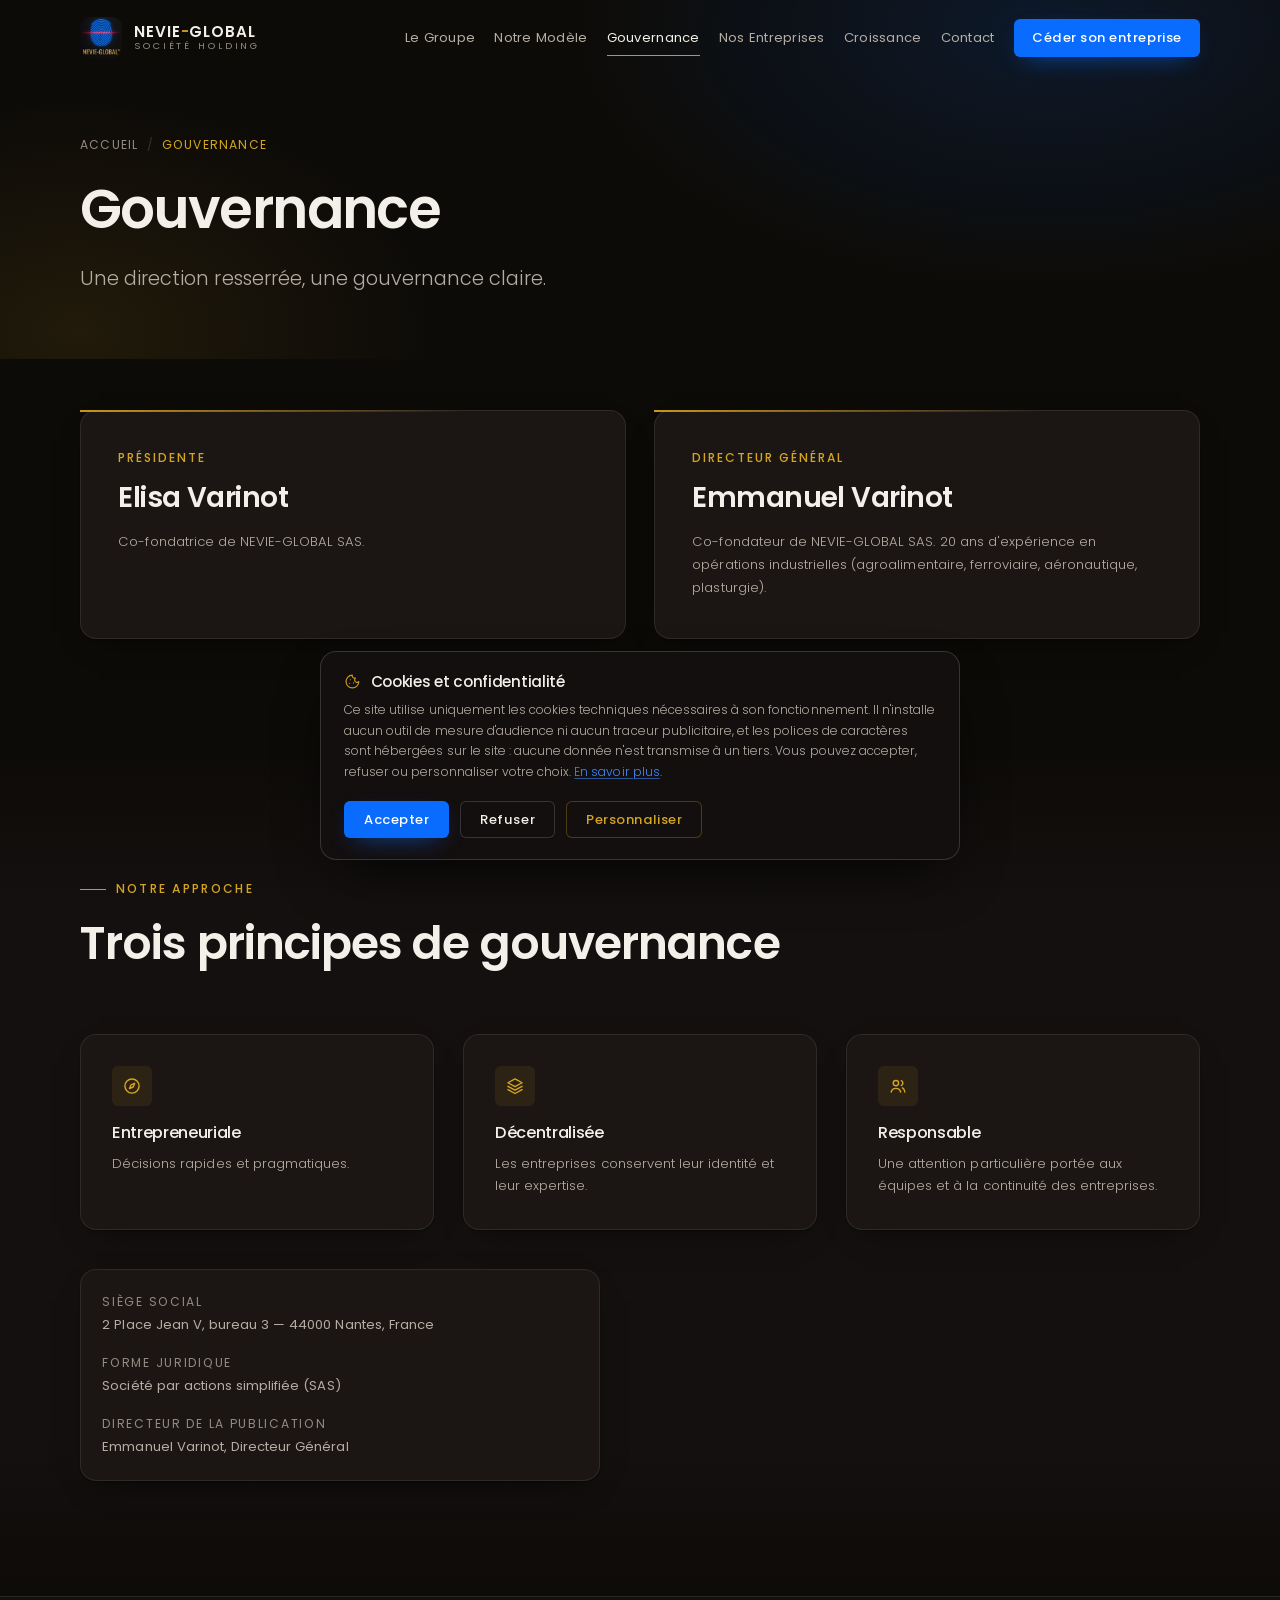
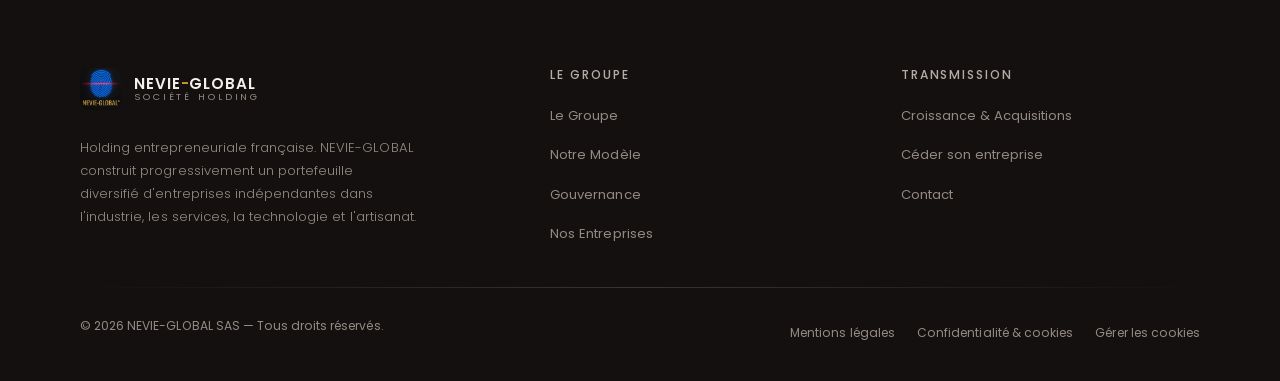
<file: gouvernance.html>
<!DOCTYPE html>
<html lang="fr">
<head>
  <meta charset="utf-8">
  <meta name="viewport" content="width=device-width, initial-scale=1">

  <title>Gouvernance — NEVIE-GLOBAL SAS</title>
  <meta name="description" content="Elisa Varinot, Présidente, et Emmanuel Varinot, Directeur Général : direction et approche de gouvernance de NEVIE-GLOBAL SAS.">
  <link rel="canonical" href="https://www.nevie-global.fr/gouvernance.html">
  <meta name="theme-color" content="#0D0B08">
  <meta name="author" content="NEVIE-GLOBAL SAS">

  <!-- Partage sur les réseaux et messageries -->
  <meta property="og:type" content="website">
  <meta property="og:locale" content="fr_FR">
  <meta property="og:site_name" content="NEVIE-GLOBAL SAS">
  <meta property="og:title" content="Gouvernance — NEVIE-GLOBAL SAS">
  <meta property="og:description" content="Elisa Varinot, Présidente, et Emmanuel Varinot, Directeur Général : direction et approche de gouvernance de NEVIE-GLOBAL SAS.">
  <meta property="og:url" content="https://www.nevie-global.fr/gouvernance.html">
  <meta property="og:image" content="https://www.nevie-global.fr/assets/img/og-nevie-global.jpg">
  <meta property="og:image:width" content="1200">
  <meta property="og:image:height" content="630">
  <meta name="twitter:card" content="summary_large_image">

  <link rel="icon" href="assets/img/favicon-96.png" type="image/png" sizes="96x96">
  <link rel="apple-touch-icon" href="assets/img/favicon-96.png">

  <!-- Polices auto-hébergées : aucune requête vers Google Fonts, aucune adresse
       IP de visiteur transmise à un tiers (position la plus sûre au regard du RGPD). -->
  <link rel="preload" href="assets/fonts/poppins-400-latin.woff2" as="font" type="font/woff2" crossorigin>
  <link rel="preload" href="assets/fonts/poppins-600-latin.woff2" as="font" type="font/woff2" crossorigin>
  <link rel="stylesheet" href="assets/css/fonts.css">
  <link rel="stylesheet" href="assets/css/style.css">

  <script src="assets/js/main.js" defer></script>
</head>
<body>

<a class="saut-contenu" href="#contenu">Aller au contenu principal</a>

<!-- Bibliothèque d'icônes : définie une fois, réutilisée via <use> -->
<svg class="sr-only" aria-hidden="true" focusable="false" xmlns="http://www.w3.org/2000/svg">
  <symbol id="i-fleche-droite" viewBox="0 0 24 24" fill="none" stroke="currentColor" stroke-width="1.8" stroke-linecap="round" stroke-linejoin="round"><path d="M5 12h13M13 6l6 6-6 6"/></symbol>
  <symbol id="i-fleche-gauche" viewBox="0 0 24 24" fill="none" stroke="currentColor" stroke-width="1.8" stroke-linecap="round" stroke-linejoin="round"><path d="M19 12H6M11 6l-6 6 6 6"/></symbol>
  <symbol id="i-externe" viewBox="0 0 24 24" fill="none" stroke="currentColor" stroke-width="1.8" stroke-linecap="round" stroke-linejoin="round"><path d="M14 5h5v5M19 5l-8 8M18 14v4a2 2 0 0 1-2 2H6a2 2 0 0 1-2-2V8a2 2 0 0 1 2-2h4"/></symbol>
  <symbol id="i-bouclier" viewBox="0 0 24 24" fill="none" stroke="currentColor" stroke-width="1.7" stroke-linecap="round" stroke-linejoin="round"><path d="M12 3l7 3v6c0 4-3 7.2-7 9-4-1.8-7-5-7-9V6z"/><path d="M9.2 12l2 2 3.6-3.8"/></symbol>
  <symbol id="i-coche" viewBox="0 0 24 24" fill="none" stroke="currentColor" stroke-width="1.9" stroke-linecap="round" stroke-linejoin="round"><path d="M4.5 12.5l5 5 10-11"/></symbol>
  <symbol id="i-alerte" viewBox="0 0 24 24" fill="none" stroke="currentColor" stroke-width="1.8" stroke-linecap="round" stroke-linejoin="round"><circle cx="12" cy="12" r="9"/><path d="M12 7.5v5.5M12 16.3v.2"/></symbol>
  <symbol id="i-immeuble" viewBox="0 0 24 24" fill="none" stroke="currentColor" stroke-width="1.6" stroke-linecap="round" stroke-linejoin="round"><path d="M4 20h16M6 20V5a1 1 0 0 1 1-1h6a1 1 0 0 1 1 1v15M14 20V10h4a1 1 0 0 1 1 1v9"/><path d="M9 8h2M9 12h2M9 16h2"/></symbol>
  <symbol id="i-courrier" viewBox="0 0 24 24" fill="none" stroke="currentColor" stroke-width="1.7" stroke-linecap="round" stroke-linejoin="round"><rect x="3" y="5.5" width="18" height="13" rx="2"/><path d="M3.5 7l8.5 6 8.5-6"/></symbol>
  <symbol id="i-broche" viewBox="0 0 24 24" fill="none" stroke="currentColor" stroke-width="1.7" stroke-linecap="round" stroke-linejoin="round"><path d="M12 21s7-5.6 7-11a7 7 0 1 0-14 0c0 5.4 7 11 7 11z"/><circle cx="12" cy="10" r="2.6"/></symbol>
  <symbol id="i-globe" viewBox="0 0 24 24" fill="none" stroke="currentColor" stroke-width="1.6" stroke-linecap="round" stroke-linejoin="round"><circle cx="12" cy="12" r="9"/><path d="M3.5 9.5h17M3.5 14.5h17M12 3a15 15 0 0 1 0 18 15 15 0 0 1 0-18z"/></symbol>
  <symbol id="i-cible" viewBox="0 0 24 24" fill="none" stroke="currentColor" stroke-width="1.7" stroke-linecap="round" stroke-linejoin="round"><circle cx="12" cy="12" r="8.5"/><circle cx="12" cy="12" r="4.5"/><circle cx="12" cy="12" r=".8" fill="currentColor"/></symbol>
  <symbol id="i-couches" viewBox="0 0 24 24" fill="none" stroke="currentColor" stroke-width="1.7" stroke-linecap="round" stroke-linejoin="round"><path d="M12 3.5l8.5 4.6L12 12.7 3.5 8.1z"/><path d="M3.5 12.4L12 17l8.5-4.6M3.5 16.4L12 21l8.5-4.6"/></symbol>
  <!-- Transmission : deux flux qui s'échangent -->
  <symbol id="i-poignee" viewBox="0 0 24 24" fill="none" stroke="currentColor" stroke-width="1.7" stroke-linecap="round" stroke-linejoin="round"><path d="M4 9h15M15 5l4 4-4 4"/><path d="M20 17H5M9 13l-4 4 4 4"/></symbol>
  <symbol id="i-cadenas" viewBox="0 0 24 24" fill="none" stroke="currentColor" stroke-width="1.7" stroke-linecap="round" stroke-linejoin="round"><rect x="4.5" y="10.5" width="15" height="9.5" rx="2"/><path d="M8 10.5V8a4 4 0 0 1 8 0v2.5"/></symbol>
  <symbol id="i-cookie" viewBox="0 0 24 24" fill="none" stroke="currentColor" stroke-width="1.7" stroke-linecap="round" stroke-linejoin="round"><path d="M20.9 12.3A9 9 0 1 1 11.7 3.1a3.4 3.4 0 0 0 4.5 4 3.4 3.4 0 0 0 4.7 5.2z"/><path d="M9 9.5v.01M8 14.5v.01M13.5 14v.01"/></symbol>
  <symbol id="i-engrenage" viewBox="0 0 24 24" fill="none" stroke="currentColor" stroke-width="1.6" stroke-linecap="round" stroke-linejoin="round"><circle cx="12" cy="12" r="3.2"/><path d="M12 2.8v2.4M12 18.8v2.4M4.5 7.8l2.1 1.2M17.4 15l2.1 1.2M4.5 16.2l2.1-1.2M17.4 9l2.1-1.2"/></symbol>
  <symbol id="i-loupe" viewBox="0 0 24 24" fill="none" stroke="currentColor" stroke-width="1.7" stroke-linecap="round" stroke-linejoin="round"><circle cx="11" cy="11" r="6.5"/><path d="M16 16l4.5 4.5"/></symbol>
  <symbol id="i-graphique" viewBox="0 0 24 24" fill="none" stroke="currentColor" stroke-width="1.7" stroke-linecap="round" stroke-linejoin="round"><path d="M4 19.5h16"/><path d="M6.5 16V11M11 16V6.5M15.5 16v-6M20 16V8.5"/></symbol>
  <symbol id="i-horloge" viewBox="0 0 24 24" fill="none" stroke="currentColor" stroke-width="1.7" stroke-linecap="round" stroke-linejoin="round"><circle cx="12" cy="12" r="8.5"/><path d="M12 7.2V12l3.2 2"/></symbol>
  <symbol id="i-usine" viewBox="0 0 24 24" fill="none" stroke="currentColor" stroke-width="1.6" stroke-linecap="round" stroke-linejoin="round"><path d="M3 20h18M4.5 20V10l5 3.2V10l5 3.2V10l5 3.2V20"/><path d="M4.5 10V6h2.6v4"/></symbol>
  <symbol id="i-voiture" viewBox="0 0 24 24" fill="none" stroke="currentColor" stroke-width="1.6" stroke-linecap="round" stroke-linejoin="round"><path d="M4 16.5v-3l1.8-4.2A2 2 0 0 1 7.6 8h8.8a2 2 0 0 1 1.8 1.3L20 13.5v3"/><path d="M4 16.5h16M4.2 13.5h15.6"/><circle cx="7.5" cy="16.5" r="1.6"/><circle cx="16.5" cy="16.5" r="1.6"/></symbol>
  <symbol id="i-outils" viewBox="0 0 24 24" fill="none" stroke="currentColor" stroke-width="1.7" stroke-linecap="round" stroke-linejoin="round"><path d="M14.5 6.2a3.6 3.6 0 0 0 4.8 4.6l-8 8a2.3 2.3 0 0 1-3.3-3.3z"/><path d="M6.5 5.5l3 3"/></symbol>
  <symbol id="i-feuille" viewBox="0 0 24 24" fill="none" stroke="currentColor" stroke-width="1.7" stroke-linecap="round" stroke-linejoin="round"><path d="M6 20c0-7 4.5-11.5 13-12 .5 8-4 12.5-11 12.5H6z"/><path d="M6.5 19.5c2.5-4 5-6.5 9-8.5"/></symbol>
  <symbol id="i-document" viewBox="0 0 24 24" fill="none" stroke="currentColor" stroke-width="1.7" stroke-linecap="round" stroke-linejoin="round"><path d="M13.5 3.5H7a2 2 0 0 0-2 2v13a2 2 0 0 0 2 2h10a2 2 0 0 0 2-2V9z"/><path d="M13.5 3.5V9H19M8.5 13h7M8.5 16.5h4.5"/></symbol>
  <symbol id="i-utilisateurs" viewBox="0 0 24 24" fill="none" stroke="currentColor" stroke-width="1.7" stroke-linecap="round" stroke-linejoin="round"><circle cx="9.5" cy="8.5" r="3.2"/><path d="M3.8 19.2a5.9 5.9 0 0 1 11.4 0"/><path d="M16 5.6a3.2 3.2 0 0 1 0 5.8M17.4 14.2a5.9 5.9 0 0 1 2.8 5"/></symbol>
  <symbol id="i-boussole" viewBox="0 0 24 24" fill="none" stroke="currentColor" stroke-width="1.7" stroke-linecap="round" stroke-linejoin="round"><circle cx="12" cy="12" r="8.5"/><path d="M15.2 8.8l-1.8 4.4-4.4 1.8 1.8-4.4z"/></symbol>
</svg>

<!-- ==========================================================================
     EN-TÊTE — bloc commun, identique sur les onze pages.
     Toute modification doit être reportée sur chaque page (ou régénérée avec
     outils/construire.py).
     ========================================================================== -->
<header class="entete" id="entete">
  <div class="conteneur entete__inner">

    <a class="marque" href="index.html">
      <picture>
        <source srcset="assets/img/logo-nevie-global.webp" type="image/webp">
        <!-- alt vide : le nom du groupe est déjà écrit en toutes lettres à côté -->
        <img class="marque__logo" src="assets/img/logo-nevie-global.png"
             width="288" height="288" alt="" decoding="async">
      </picture>
      <span class="marque__texte">
        <span class="marque__nom">NEVIE<span>-</span>GLOBAL</span>
        <span class="marque__forme">Société holding</span>
      </span>
      <span class="sr-only">— retour à l'accueil</span>
    </a>

    <nav class="nav" id="nav" aria-label="Navigation principale">
        <a class="nav__lien" href="le-groupe.html">Le Groupe</a>
        <a class="nav__lien" href="notre-modele.html">Notre Modèle</a>
        <a class="nav__lien est-page" href="gouvernance.html" aria-current="page">Gouvernance</a>
        <a class="nav__lien" href="nos-entreprises.html">Nos Entreprises</a>
        <a class="nav__lien" href="croissance-acquisitions.html">Croissance</a>
        <a class="nav__lien" href="contact.html">Contact</a>
      <a class="btn btn--primaire" href="ceder-son-entreprise.html">Céder son entreprise</a>
    </nav>

    <button class="burger" id="burger" type="button"
            aria-label="Ouvrir le menu" aria-expanded="false" aria-controls="nav">
      <span class="burger__barres" aria-hidden="true"><i></i></span>
    </button>

  </div>
</header>

<main id="contenu">

<section class="page-hero">
  <div class="page-hero__fond" aria-hidden="true"></div>
  <div class="conteneur">
    <nav class="ariane" aria-label="Fil d'Ariane">
      <a href="index.html">Accueil</a>
      <span class="sep" aria-hidden="true">/</span>
      <span aria-current="page">Gouvernance</span>
    </nav>
    <h1>Gouvernance</h1>
    <p class="page-hero__chapo">
      Une direction resserrée, une gouvernance claire.
    </p>
  </div>
</section>

<section class="section">
  <div class="conteneur">

    <!-- Cartes en version texte seule : aucune photo n'est fournie et aucun
         emplacement n'est réservé pour en accueillir une (cf. cahier des charges). -->
    <div class="direction">

      <article class="carte direction__carte reveal">
        <p class="direction__role">Présidente</p>
        <h2 class="direction__nom">Elisa Varinot</h2>
        <p class="direction__texte">
          Co-fondatrice de NEVIE-GLOBAL SAS.
        </p>
      </article>

      <article class="carte direction__carte reveal">
        <p class="direction__role">Directeur Général</p>
        <h2 class="direction__nom">Emmanuel Varinot</h2>
        <p class="direction__texte">
          Co-fondateur de NEVIE-GLOBAL SAS. 20 ans d'expérience en opérations industrielles
          (agroalimentaire, ferroviaire, aéronautique, plasturgie).
        </p>
      </article>

    </div>

  </div>
</section>

<section class="section section--alt">
  <div class="conteneur">

    <div class="section-tete reveal">
      <p class="eyebrow">Notre approche</p>
      <h2>Trois principes de gouvernance</h2>
    </div>

    <div class="croissance__grille">

      <article class="carte axe reveal">
        <div class="axe__ico"><svg class="ico" aria-hidden="true"><use href="#i-boussole"></use></svg></div>
        <h3 class="axe__titre">Entrepreneuriale</h3>
        <p class="axe__desc">Décisions rapides et pragmatiques.</p>
      </article>

      <article class="carte axe reveal">
        <div class="axe__ico"><svg class="ico" aria-hidden="true"><use href="#i-couches"></use></svg></div>
        <h3 class="axe__titre">Décentralisée</h3>
        <p class="axe__desc">Les entreprises conservent leur identité et leur expertise.</p>
      </article>

      <article class="carte axe reveal">
        <div class="axe__ico"><svg class="ico" aria-hidden="true"><use href="#i-utilisateurs"></use></svg></div>
        <h3 class="axe__titre">Responsable</h3>
        <p class="axe__desc">
          Une attention particulière portée aux équipes et à la continuité des entreprises.
        </p>
      </article>

    </div>

    <div class="carte encart-siege reveal u-mt-xl u-max-520" >
      <dl class="u-m-0">
        <dt>Siège social</dt>
        <dd>2 Place Jean V, bureau 3 — 44000 Nantes, France</dd>
        <dt>Forme juridique</dt>
        <dd>Société par actions simplifiée (SAS)</dd>
        <dt>Directeur de la publication</dt>
        <dd>Emmanuel Varinot, Directeur Général</dd>
      </dl>
    </div>

  </div>
</section>

</main>

<!-- ==========================================================================
     PIED DE PAGE — bloc commun, identique sur les onze pages.
     ========================================================================== -->
<footer class="pied">
  <div class="conteneur">

    <div class="pied__haut">

      <div class="pied__marque">
        <a class="marque" href="index.html">
          <picture>
            <source srcset="assets/img/logo-nevie-global.webp" type="image/webp">
            <img class="marque__logo" src="assets/img/logo-nevie-global.png"
                 width="288" height="288" alt="" loading="lazy" decoding="async">
          </picture>
          <span class="marque__texte">
            <span class="marque__nom">NEVIE<span>-</span>GLOBAL</span>
            <span class="marque__forme">Société holding</span>
          </span>
          <span class="sr-only">— retour à l'accueil</span>
        </a>
        <p class="pied__desc">
          Holding entrepreneuriale française. NEVIE-GLOBAL construit progressivement
          un portefeuille diversifié d'entreprises indépendantes dans l'industrie,
          les services, la technologie et l'artisanat.
        </p>
      </div>

      <div>
        <h2 class="pied__titre">Le groupe</h2>
        <ul class="pied__liens">
          <li><a href="le-groupe.html">Le Groupe</a></li>
          <li><a href="notre-modele.html">Notre Modèle</a></li>
          <li><a href="gouvernance.html">Gouvernance</a></li>
          <li><a href="nos-entreprises.html">Nos Entreprises</a></li>
        </ul>
      </div>

      <div>
        <h2 class="pied__titre">Transmission</h2>
        <ul class="pied__liens">
          <li><a href="croissance-acquisitions.html">Croissance &amp; Acquisitions</a></li>
          <li><a href="ceder-son-entreprise.html">Céder son entreprise</a></li>
          <li><a href="contact.html">Contact</a></li>
        </ul>
      </div>

    </div>

    <hr class="filet-h">

    <div class="pied__bas">
      <p>&copy; <span data-annee>2026</span> NEVIE-GLOBAL SAS — Tous droits réservés.</p>
      <div class="liens-legaux">
        <a href="mentions-legales.html">Mentions légales</a>
        <a href="confidentialite-cookies.html">Confidentialité &amp; cookies</a>
        <a href="#" data-rouvrir-cookies>Gérer les cookies</a>
      </div>
    </div>

  </div>
</footer>

<!-- ==========================================================================
     BANDEAU COOKIES — une seule bannière, sur toutes les pages.
     Accepter / Refuser / Personnaliser. Aucun traceur n'est chargé par défaut :
     « Refuser » correspond exactement à l'état initial du site.
     ========================================================================== -->
<div class="cookies" id="cookies" role="dialog" aria-modal="false" aria-live="polite"
     aria-labelledby="cookies-titre" aria-describedby="cookies-texte">

  <h2 class="cookies__titre" id="cookies-titre">
    <svg class="ico" aria-hidden="true"><use href="#i-cookie"></use></svg>
    Cookies et confidentialité
  </h2>

  <p id="cookies-texte">
    Ce site utilise uniquement les cookies techniques nécessaires à son fonctionnement.
    Il n'installe aucun outil de mesure d'audience ni aucun traceur publicitaire, et
    les polices de caractères sont hébergées sur le site : aucune donnée n'est
    transmise à un tiers. Vous pouvez accepter, refuser ou personnaliser votre choix.
    <a href="confidentialite-cookies.html">En savoir plus</a>.
  </p>

  <!-- Panneau « Personnaliser », replié par défaut -->
  <div class="cookies__perso" id="cookies-perso">

    <div class="categorie">
      <div>
        <p class="categorie__nom">Nécessaires</p>
        <p class="categorie__desc">
          Mémorisation de votre choix d'affichage de cette bannière. Indispensable
          pour ne pas vous la présenter à chaque page.
        </p>
      </div>
      <span class="bascule">
        <input type="checkbox" data-categorie="necessaire" checked disabled
               aria-label="Cookies nécessaires — toujours actifs">
      </span>
    </div>

    <div class="categorie">
      <div>
        <p class="categorie__nom">Mesure d'audience</p>
        <p class="categorie__desc">
          Statistiques de fréquentation. Aucun outil de ce type n'est installé
          à ce jour sur le site.
        </p>
      </div>
      <span class="bascule">
        <input type="checkbox" data-categorie="mesure" aria-label="Cookies de mesure d'audience">
      </span>
    </div>

    <div class="categorie">
      <div>
        <p class="categorie__nom">Préférences</p>
        <p class="categorie__desc">
          Mémorisation de réglages d'affichage. Aucun cookie de ce type n'est
          déposé à ce jour.
        </p>
      </div>
      <span class="bascule">
        <input type="checkbox" data-categorie="preferences" aria-label="Cookies de préférences">
      </span>
    </div>

  </div>

  <div class="cookies__actions">
    <button class="btn btn--primaire" type="button" data-cookies="accepter">Accepter</button>
    <button class="btn btn--secondaire" type="button" data-cookies="refuser">Refuser</button>
    <button class="btn btn--or" type="button" data-cookies="personnaliser"
            aria-expanded="false" aria-controls="cookies-perso">Personnaliser</button>
    <button class="btn btn--secondaire" type="button" data-cookies="enregistrer" hidden>
      Enregistrer mes choix
    </button>
  </div>

</div>

</body>
</html>
</file>
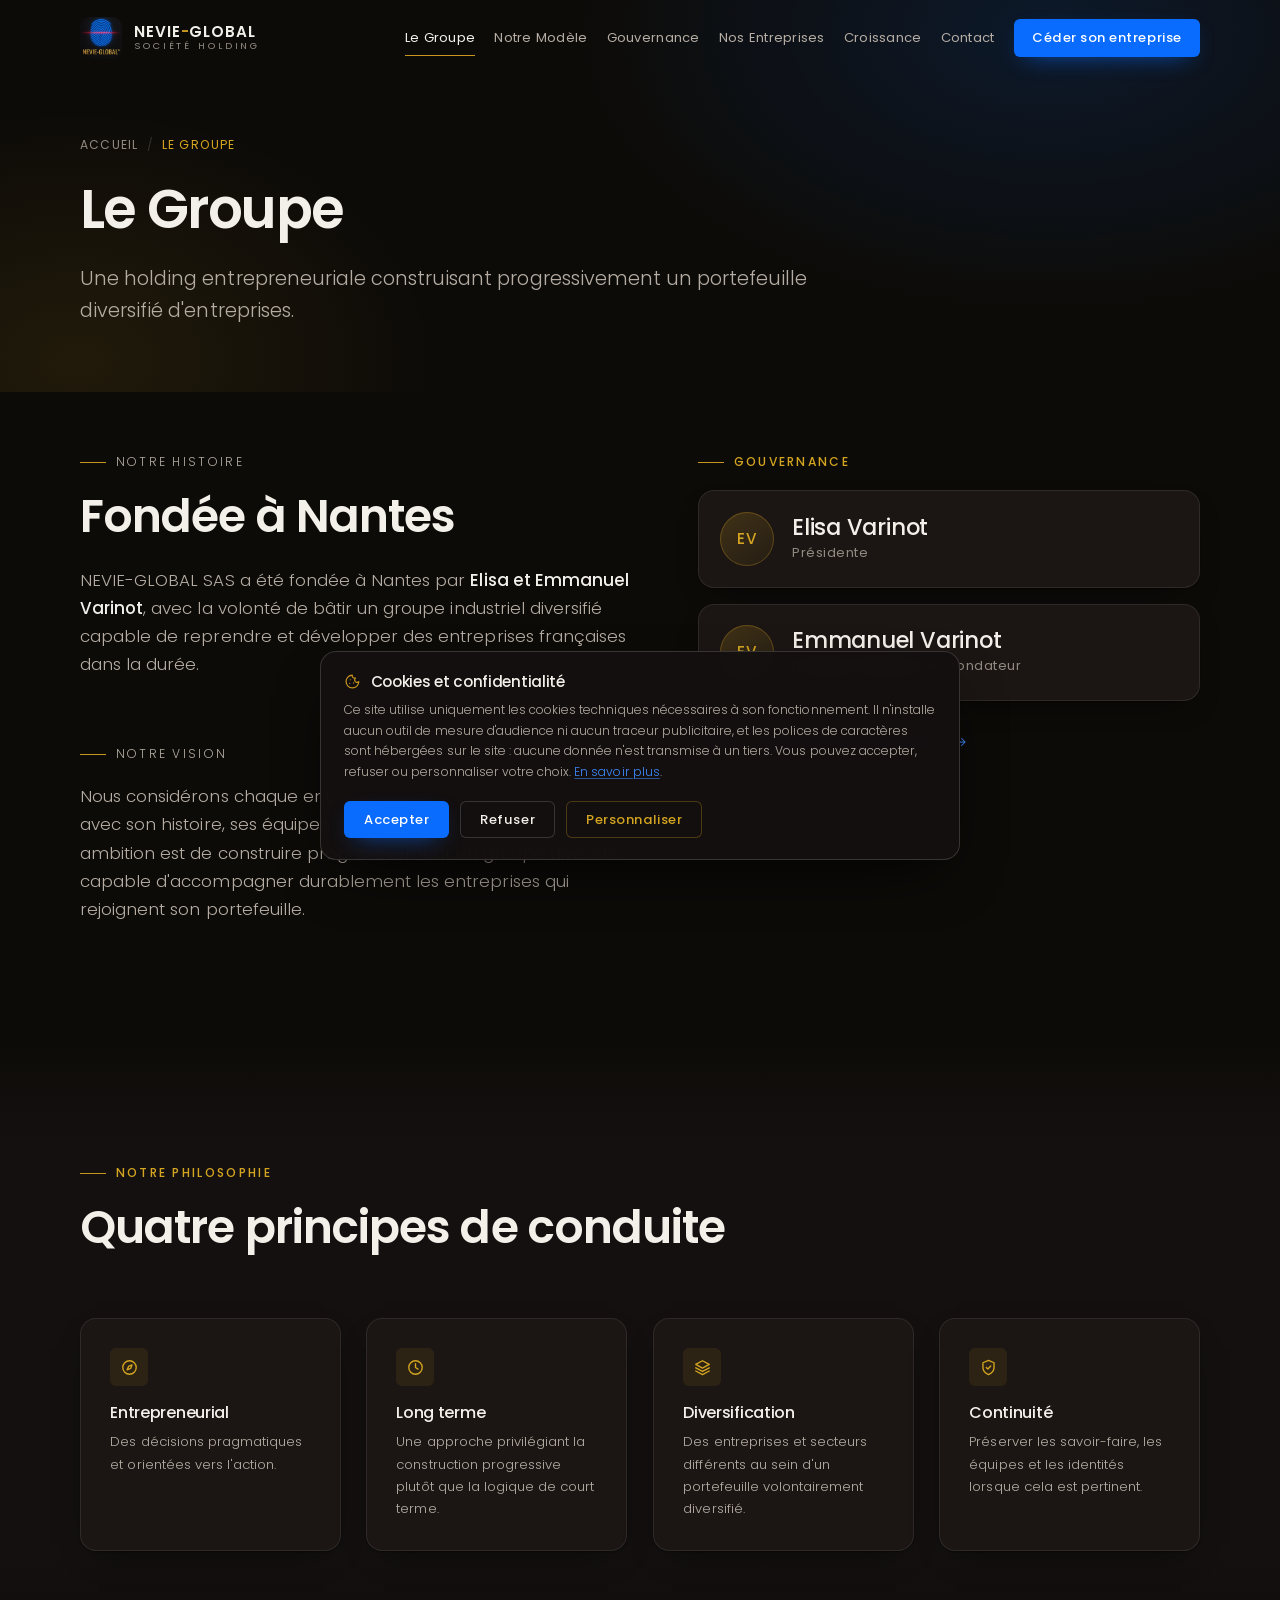
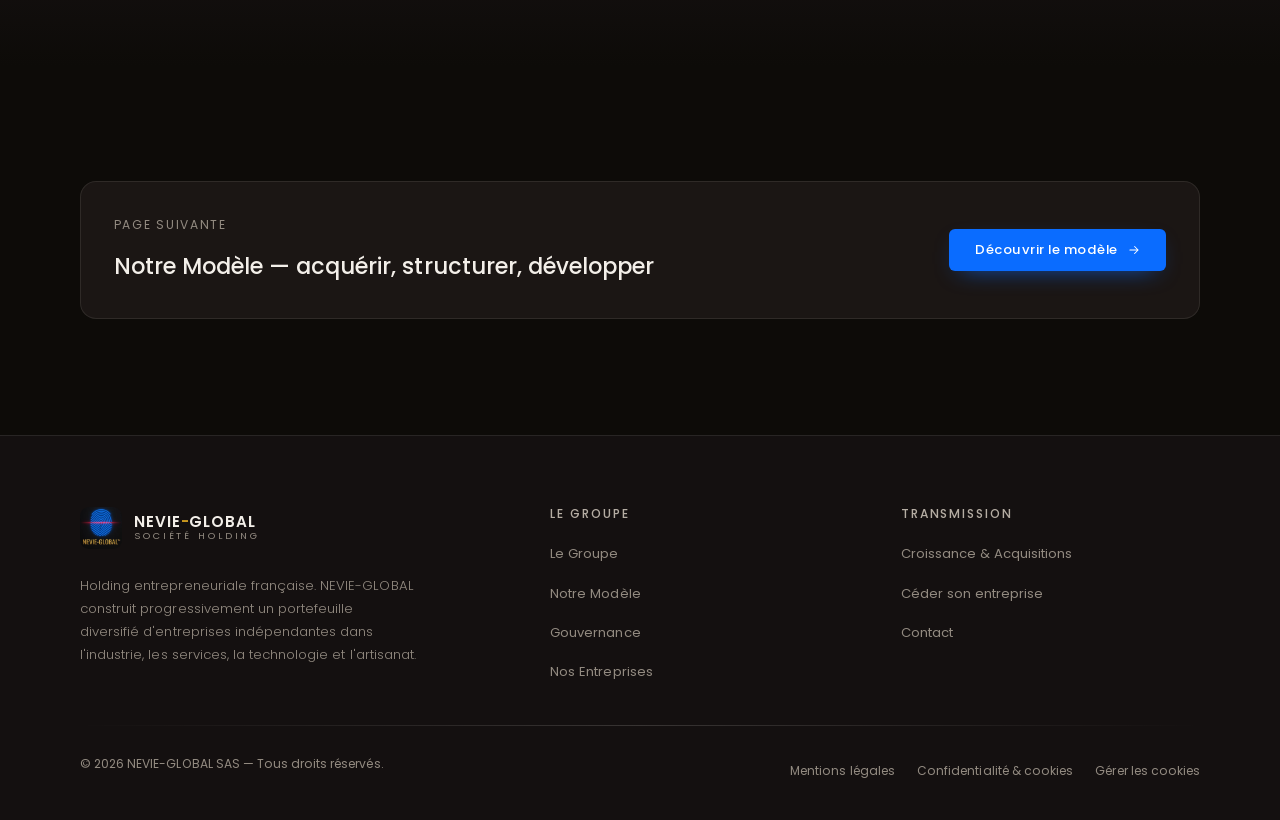
<file: le-groupe.html>
<!DOCTYPE html>
<html lang="fr">
<head>
  <meta charset="utf-8">
  <meta name="viewport" content="width=device-width, initial-scale=1">

  <title>Le Groupe — NEVIE-GLOBAL SAS</title>
  <meta name="description" content="Histoire, vision et philosophie de NEVIE-GLOBAL SAS, holding entrepreneuriale fondée à Nantes par Elisa et Emmanuel Varinot.">
  <link rel="canonical" href="https://www.nevie-global.fr/le-groupe.html">
  <meta name="theme-color" content="#0D0B08">
  <meta name="author" content="NEVIE-GLOBAL SAS">

  <!-- Partage sur les réseaux et messageries -->
  <meta property="og:type" content="website">
  <meta property="og:locale" content="fr_FR">
  <meta property="og:site_name" content="NEVIE-GLOBAL SAS">
  <meta property="og:title" content="Le Groupe — NEVIE-GLOBAL SAS">
  <meta property="og:description" content="Histoire, vision et philosophie de NEVIE-GLOBAL SAS, holding entrepreneuriale fondée à Nantes par Elisa et Emmanuel Varinot.">
  <meta property="og:url" content="https://www.nevie-global.fr/le-groupe.html">
  <meta property="og:image" content="https://www.nevie-global.fr/assets/img/og-nevie-global.jpg">
  <meta property="og:image:width" content="1200">
  <meta property="og:image:height" content="630">
  <meta name="twitter:card" content="summary_large_image">

  <link rel="icon" href="assets/img/favicon-96.png" type="image/png" sizes="96x96">
  <link rel="apple-touch-icon" href="assets/img/favicon-96.png">

  <!-- Polices auto-hébergées : aucune requête vers Google Fonts, aucune adresse
       IP de visiteur transmise à un tiers (position la plus sûre au regard du RGPD). -->
  <link rel="preload" href="assets/fonts/poppins-400-latin.woff2" as="font" type="font/woff2" crossorigin>
  <link rel="preload" href="assets/fonts/poppins-600-latin.woff2" as="font" type="font/woff2" crossorigin>
  <link rel="stylesheet" href="assets/css/fonts.css">
  <link rel="stylesheet" href="assets/css/style.css">

  <script src="assets/js/main.js" defer></script>
</head>
<body>

<a class="saut-contenu" href="#contenu">Aller au contenu principal</a>

<!-- Bibliothèque d'icônes : définie une fois, réutilisée via <use> -->
<svg class="sr-only" aria-hidden="true" focusable="false" xmlns="http://www.w3.org/2000/svg">
  <symbol id="i-fleche-droite" viewBox="0 0 24 24" fill="none" stroke="currentColor" stroke-width="1.8" stroke-linecap="round" stroke-linejoin="round"><path d="M5 12h13M13 6l6 6-6 6"/></symbol>
  <symbol id="i-fleche-gauche" viewBox="0 0 24 24" fill="none" stroke="currentColor" stroke-width="1.8" stroke-linecap="round" stroke-linejoin="round"><path d="M19 12H6M11 6l-6 6 6 6"/></symbol>
  <symbol id="i-externe" viewBox="0 0 24 24" fill="none" stroke="currentColor" stroke-width="1.8" stroke-linecap="round" stroke-linejoin="round"><path d="M14 5h5v5M19 5l-8 8M18 14v4a2 2 0 0 1-2 2H6a2 2 0 0 1-2-2V8a2 2 0 0 1 2-2h4"/></symbol>
  <symbol id="i-bouclier" viewBox="0 0 24 24" fill="none" stroke="currentColor" stroke-width="1.7" stroke-linecap="round" stroke-linejoin="round"><path d="M12 3l7 3v6c0 4-3 7.2-7 9-4-1.8-7-5-7-9V6z"/><path d="M9.2 12l2 2 3.6-3.8"/></symbol>
  <symbol id="i-coche" viewBox="0 0 24 24" fill="none" stroke="currentColor" stroke-width="1.9" stroke-linecap="round" stroke-linejoin="round"><path d="M4.5 12.5l5 5 10-11"/></symbol>
  <symbol id="i-alerte" viewBox="0 0 24 24" fill="none" stroke="currentColor" stroke-width="1.8" stroke-linecap="round" stroke-linejoin="round"><circle cx="12" cy="12" r="9"/><path d="M12 7.5v5.5M12 16.3v.2"/></symbol>
  <symbol id="i-immeuble" viewBox="0 0 24 24" fill="none" stroke="currentColor" stroke-width="1.6" stroke-linecap="round" stroke-linejoin="round"><path d="M4 20h16M6 20V5a1 1 0 0 1 1-1h6a1 1 0 0 1 1 1v15M14 20V10h4a1 1 0 0 1 1 1v9"/><path d="M9 8h2M9 12h2M9 16h2"/></symbol>
  <symbol id="i-courrier" viewBox="0 0 24 24" fill="none" stroke="currentColor" stroke-width="1.7" stroke-linecap="round" stroke-linejoin="round"><rect x="3" y="5.5" width="18" height="13" rx="2"/><path d="M3.5 7l8.5 6 8.5-6"/></symbol>
  <symbol id="i-broche" viewBox="0 0 24 24" fill="none" stroke="currentColor" stroke-width="1.7" stroke-linecap="round" stroke-linejoin="round"><path d="M12 21s7-5.6 7-11a7 7 0 1 0-14 0c0 5.4 7 11 7 11z"/><circle cx="12" cy="10" r="2.6"/></symbol>
  <symbol id="i-globe" viewBox="0 0 24 24" fill="none" stroke="currentColor" stroke-width="1.6" stroke-linecap="round" stroke-linejoin="round"><circle cx="12" cy="12" r="9"/><path d="M3.5 9.5h17M3.5 14.5h17M12 3a15 15 0 0 1 0 18 15 15 0 0 1 0-18z"/></symbol>
  <symbol id="i-cible" viewBox="0 0 24 24" fill="none" stroke="currentColor" stroke-width="1.7" stroke-linecap="round" stroke-linejoin="round"><circle cx="12" cy="12" r="8.5"/><circle cx="12" cy="12" r="4.5"/><circle cx="12" cy="12" r=".8" fill="currentColor"/></symbol>
  <symbol id="i-couches" viewBox="0 0 24 24" fill="none" stroke="currentColor" stroke-width="1.7" stroke-linecap="round" stroke-linejoin="round"><path d="M12 3.5l8.5 4.6L12 12.7 3.5 8.1z"/><path d="M3.5 12.4L12 17l8.5-4.6M3.5 16.4L12 21l8.5-4.6"/></symbol>
  <!-- Transmission : deux flux qui s'échangent -->
  <symbol id="i-poignee" viewBox="0 0 24 24" fill="none" stroke="currentColor" stroke-width="1.7" stroke-linecap="round" stroke-linejoin="round"><path d="M4 9h15M15 5l4 4-4 4"/><path d="M20 17H5M9 13l-4 4 4 4"/></symbol>
  <symbol id="i-cadenas" viewBox="0 0 24 24" fill="none" stroke="currentColor" stroke-width="1.7" stroke-linecap="round" stroke-linejoin="round"><rect x="4.5" y="10.5" width="15" height="9.5" rx="2"/><path d="M8 10.5V8a4 4 0 0 1 8 0v2.5"/></symbol>
  <symbol id="i-cookie" viewBox="0 0 24 24" fill="none" stroke="currentColor" stroke-width="1.7" stroke-linecap="round" stroke-linejoin="round"><path d="M20.9 12.3A9 9 0 1 1 11.7 3.1a3.4 3.4 0 0 0 4.5 4 3.4 3.4 0 0 0 4.7 5.2z"/><path d="M9 9.5v.01M8 14.5v.01M13.5 14v.01"/></symbol>
  <symbol id="i-engrenage" viewBox="0 0 24 24" fill="none" stroke="currentColor" stroke-width="1.6" stroke-linecap="round" stroke-linejoin="round"><circle cx="12" cy="12" r="3.2"/><path d="M12 2.8v2.4M12 18.8v2.4M4.5 7.8l2.1 1.2M17.4 15l2.1 1.2M4.5 16.2l2.1-1.2M17.4 9l2.1-1.2"/></symbol>
  <symbol id="i-loupe" viewBox="0 0 24 24" fill="none" stroke="currentColor" stroke-width="1.7" stroke-linecap="round" stroke-linejoin="round"><circle cx="11" cy="11" r="6.5"/><path d="M16 16l4.5 4.5"/></symbol>
  <symbol id="i-graphique" viewBox="0 0 24 24" fill="none" stroke="currentColor" stroke-width="1.7" stroke-linecap="round" stroke-linejoin="round"><path d="M4 19.5h16"/><path d="M6.5 16V11M11 16V6.5M15.5 16v-6M20 16V8.5"/></symbol>
  <symbol id="i-horloge" viewBox="0 0 24 24" fill="none" stroke="currentColor" stroke-width="1.7" stroke-linecap="round" stroke-linejoin="round"><circle cx="12" cy="12" r="8.5"/><path d="M12 7.2V12l3.2 2"/></symbol>
  <symbol id="i-usine" viewBox="0 0 24 24" fill="none" stroke="currentColor" stroke-width="1.6" stroke-linecap="round" stroke-linejoin="round"><path d="M3 20h18M4.5 20V10l5 3.2V10l5 3.2V10l5 3.2V20"/><path d="M4.5 10V6h2.6v4"/></symbol>
  <symbol id="i-voiture" viewBox="0 0 24 24" fill="none" stroke="currentColor" stroke-width="1.6" stroke-linecap="round" stroke-linejoin="round"><path d="M4 16.5v-3l1.8-4.2A2 2 0 0 1 7.6 8h8.8a2 2 0 0 1 1.8 1.3L20 13.5v3"/><path d="M4 16.5h16M4.2 13.5h15.6"/><circle cx="7.5" cy="16.5" r="1.6"/><circle cx="16.5" cy="16.5" r="1.6"/></symbol>
  <symbol id="i-outils" viewBox="0 0 24 24" fill="none" stroke="currentColor" stroke-width="1.7" stroke-linecap="round" stroke-linejoin="round"><path d="M14.5 6.2a3.6 3.6 0 0 0 4.8 4.6l-8 8a2.3 2.3 0 0 1-3.3-3.3z"/><path d="M6.5 5.5l3 3"/></symbol>
  <symbol id="i-feuille" viewBox="0 0 24 24" fill="none" stroke="currentColor" stroke-width="1.7" stroke-linecap="round" stroke-linejoin="round"><path d="M6 20c0-7 4.5-11.5 13-12 .5 8-4 12.5-11 12.5H6z"/><path d="M6.5 19.5c2.5-4 5-6.5 9-8.5"/></symbol>
  <symbol id="i-document" viewBox="0 0 24 24" fill="none" stroke="currentColor" stroke-width="1.7" stroke-linecap="round" stroke-linejoin="round"><path d="M13.5 3.5H7a2 2 0 0 0-2 2v13a2 2 0 0 0 2 2h10a2 2 0 0 0 2-2V9z"/><path d="M13.5 3.5V9H19M8.5 13h7M8.5 16.5h4.5"/></symbol>
  <symbol id="i-utilisateurs" viewBox="0 0 24 24" fill="none" stroke="currentColor" stroke-width="1.7" stroke-linecap="round" stroke-linejoin="round"><circle cx="9.5" cy="8.5" r="3.2"/><path d="M3.8 19.2a5.9 5.9 0 0 1 11.4 0"/><path d="M16 5.6a3.2 3.2 0 0 1 0 5.8M17.4 14.2a5.9 5.9 0 0 1 2.8 5"/></symbol>
  <symbol id="i-boussole" viewBox="0 0 24 24" fill="none" stroke="currentColor" stroke-width="1.7" stroke-linecap="round" stroke-linejoin="round"><circle cx="12" cy="12" r="8.5"/><path d="M15.2 8.8l-1.8 4.4-4.4 1.8 1.8-4.4z"/></symbol>
</svg>

<!-- ==========================================================================
     EN-TÊTE — bloc commun, identique sur les onze pages.
     Toute modification doit être reportée sur chaque page (ou régénérée avec
     outils/construire.py).
     ========================================================================== -->
<header class="entete" id="entete">
  <div class="conteneur entete__inner">

    <a class="marque" href="index.html">
      <picture>
        <source srcset="assets/img/logo-nevie-global.webp" type="image/webp">
        <!-- alt vide : le nom du groupe est déjà écrit en toutes lettres à côté -->
        <img class="marque__logo" src="assets/img/logo-nevie-global.png"
             width="288" height="288" alt="" decoding="async">
      </picture>
      <span class="marque__texte">
        <span class="marque__nom">NEVIE<span>-</span>GLOBAL</span>
        <span class="marque__forme">Société holding</span>
      </span>
      <span class="sr-only">— retour à l'accueil</span>
    </a>

    <nav class="nav" id="nav" aria-label="Navigation principale">
        <a class="nav__lien est-page" href="le-groupe.html" aria-current="page">Le Groupe</a>
        <a class="nav__lien" href="notre-modele.html">Notre Modèle</a>
        <a class="nav__lien" href="gouvernance.html">Gouvernance</a>
        <a class="nav__lien" href="nos-entreprises.html">Nos Entreprises</a>
        <a class="nav__lien" href="croissance-acquisitions.html">Croissance</a>
        <a class="nav__lien" href="contact.html">Contact</a>
      <a class="btn btn--primaire" href="ceder-son-entreprise.html">Céder son entreprise</a>
    </nav>

    <button class="burger" id="burger" type="button"
            aria-label="Ouvrir le menu" aria-expanded="false" aria-controls="nav">
      <span class="burger__barres" aria-hidden="true"><i></i></span>
    </button>

  </div>
</header>

<main id="contenu">

<section class="page-hero">
  <div class="page-hero__fond" aria-hidden="true"></div>
  <div class="conteneur">
    <nav class="ariane" aria-label="Fil d'Ariane">
      <a href="index.html">Accueil</a>
      <span class="sep" aria-hidden="true">/</span>
      <span aria-current="page">Le Groupe</span>
    </nav>
    <h1>Le Groupe</h1>
    <p class="page-hero__chapo">
      Une holding entrepreneuriale construisant progressivement un portefeuille
      diversifié d'entreprises.
    </p>
  </div>
</section>

<section class="section">
  <div class="conteneur">
    <div class="groupe__grille">

      <div class="groupe__texte reveal">
        <p class="eyebrow">Notre histoire</p>
        <h2 class="u-titre-2">Fondée à Nantes</h2>
        <p class="u-mt-s">
          NEVIE-GLOBAL SAS a été fondée à Nantes par <strong>Elisa et Emmanuel Varinot</strong>,
          avec la volonté de bâtir un groupe industriel diversifié capable de reprendre et
          développer des entreprises françaises dans la durée.
        </p>

        <p class="eyebrow u-mt-xxl" >Notre vision</p>
        <p>
          Nous considérons chaque entreprise comme une réalité propre, avec son histoire,
          ses équipes, ses savoir-faire et ses enjeux. Notre ambition est de construire
          progressivement un groupe diversifié capable d'accompagner durablement les
          entreprises qui rejoignent son portefeuille.
        </p>
      </div>

      <div class="reveal">
        <p class="eyebrow">Gouvernance</p>
        <div class="gouvernance">

          <article class="carte dirigeant">
            <span class="dirigeant__initiales" aria-hidden="true">EV</span>
            <div>
              <h3 class="dirigeant__nom">Elisa Varinot</h3>
              <p class="dirigeant__role">Présidente</p>
            </div>
          </article>

          <article class="carte dirigeant">
            <span class="dirigeant__initiales" aria-hidden="true">EV</span>
            <div>
              <h3 class="dirigeant__nom">Emmanuel Varinot</h3>
              <p class="dirigeant__role">Directeur Général, co-fondateur</p>
            </div>
          </article>

        </div>
        <p class="u-mt-m">
          <a class="lien-fleche" href="gouvernance.html">
            Rôles et approche de gouvernance
            <svg class="ico" aria-hidden="true"><use href="#i-fleche-droite"></use></svg>
          </a>
        </p>
      </div>

    </div>
  </div>
</section>

<section class="section section--alt">
  <div class="conteneur">

    <div class="section-tete reveal">
      <p class="eyebrow">Notre philosophie</p>
      <h2>Quatre principes de conduite</h2>
    </div>

    <div class="philo">

      <article class="carte philo__item reveal">
        <div class="philo__ico"><svg class="ico" aria-hidden="true"><use href="#i-boussole"></use></svg></div>
        <h3 class="philo__titre">Entrepreneurial</h3>
        <p class="philo__desc">Des décisions pragmatiques et orientées vers l'action.</p>
      </article>

      <article class="carte philo__item reveal">
        <div class="philo__ico"><svg class="ico" aria-hidden="true"><use href="#i-horloge"></use></svg></div>
        <h3 class="philo__titre">Long terme</h3>
        <p class="philo__desc">
          Une approche privilégiant la construction progressive plutôt que la logique
          de court terme.
        </p>
      </article>

      <article class="carte philo__item reveal">
        <div class="philo__ico"><svg class="ico" aria-hidden="true"><use href="#i-couches"></use></svg></div>
        <h3 class="philo__titre">Diversification</h3>
        <p class="philo__desc">
          Des entreprises et secteurs différents au sein d'un portefeuille
          volontairement diversifié.
        </p>
      </article>

      <article class="carte philo__item reveal">
        <div class="philo__ico"><svg class="ico" aria-hidden="true"><use href="#i-bouclier"></use></svg></div>
        <h3 class="philo__titre">Continuité</h3>
        <p class="philo__desc">
          Préserver les savoir-faire, les équipes et les identités lorsque cela est pertinent.
        </p>
      </article>

    </div>

  </div>
</section>

<section class="section">
  <div class="conteneur">
    <div class="suite reveal">
      <div>
        <p class="suite__lib">Page suivante</p>
        <p class="suite__titre">Notre Modèle — acquérir, structurer, développer</p>
      </div>
      <a class="btn btn--primaire" href="notre-modele.html">
        Découvrir le modèle
        <svg class="ico" aria-hidden="true" width="14" height="14"><use href="#i-fleche-droite"></use></svg>
      </a>
    </div>
  </div>
</section>

</main>

<!-- ==========================================================================
     PIED DE PAGE — bloc commun, identique sur les onze pages.
     ========================================================================== -->
<footer class="pied">
  <div class="conteneur">

    <div class="pied__haut">

      <div class="pied__marque">
        <a class="marque" href="index.html">
          <picture>
            <source srcset="assets/img/logo-nevie-global.webp" type="image/webp">
            <img class="marque__logo" src="assets/img/logo-nevie-global.png"
                 width="288" height="288" alt="" loading="lazy" decoding="async">
          </picture>
          <span class="marque__texte">
            <span class="marque__nom">NEVIE<span>-</span>GLOBAL</span>
            <span class="marque__forme">Société holding</span>
          </span>
          <span class="sr-only">— retour à l'accueil</span>
        </a>
        <p class="pied__desc">
          Holding entrepreneuriale française. NEVIE-GLOBAL construit progressivement
          un portefeuille diversifié d'entreprises indépendantes dans l'industrie,
          les services, la technologie et l'artisanat.
        </p>
      </div>

      <div>
        <h2 class="pied__titre">Le groupe</h2>
        <ul class="pied__liens">
          <li><a href="le-groupe.html">Le Groupe</a></li>
          <li><a href="notre-modele.html">Notre Modèle</a></li>
          <li><a href="gouvernance.html">Gouvernance</a></li>
          <li><a href="nos-entreprises.html">Nos Entreprises</a></li>
        </ul>
      </div>

      <div>
        <h2 class="pied__titre">Transmission</h2>
        <ul class="pied__liens">
          <li><a href="croissance-acquisitions.html">Croissance &amp; Acquisitions</a></li>
          <li><a href="ceder-son-entreprise.html">Céder son entreprise</a></li>
          <li><a href="contact.html">Contact</a></li>
        </ul>
      </div>

    </div>

    <hr class="filet-h">

    <div class="pied__bas">
      <p>&copy; <span data-annee>2026</span> NEVIE-GLOBAL SAS — Tous droits réservés.</p>
      <div class="liens-legaux">
        <a href="mentions-legales.html">Mentions légales</a>
        <a href="confidentialite-cookies.html">Confidentialité &amp; cookies</a>
        <a href="#" data-rouvrir-cookies>Gérer les cookies</a>
      </div>
    </div>

  </div>
</footer>

<!-- ==========================================================================
     BANDEAU COOKIES — une seule bannière, sur toutes les pages.
     Accepter / Refuser / Personnaliser. Aucun traceur n'est chargé par défaut :
     « Refuser » correspond exactement à l'état initial du site.
     ========================================================================== -->
<div class="cookies" id="cookies" role="dialog" aria-modal="false" aria-live="polite"
     aria-labelledby="cookies-titre" aria-describedby="cookies-texte">

  <h2 class="cookies__titre" id="cookies-titre">
    <svg class="ico" aria-hidden="true"><use href="#i-cookie"></use></svg>
    Cookies et confidentialité
  </h2>

  <p id="cookies-texte">
    Ce site utilise uniquement les cookies techniques nécessaires à son fonctionnement.
    Il n'installe aucun outil de mesure d'audience ni aucun traceur publicitaire, et
    les polices de caractères sont hébergées sur le site : aucune donnée n'est
    transmise à un tiers. Vous pouvez accepter, refuser ou personnaliser votre choix.
    <a href="confidentialite-cookies.html">En savoir plus</a>.
  </p>

  <!-- Panneau « Personnaliser », replié par défaut -->
  <div class="cookies__perso" id="cookies-perso">

    <div class="categorie">
      <div>
        <p class="categorie__nom">Nécessaires</p>
        <p class="categorie__desc">
          Mémorisation de votre choix d'affichage de cette bannière. Indispensable
          pour ne pas vous la présenter à chaque page.
        </p>
      </div>
      <span class="bascule">
        <input type="checkbox" data-categorie="necessaire" checked disabled
               aria-label="Cookies nécessaires — toujours actifs">
      </span>
    </div>

    <div class="categorie">
      <div>
        <p class="categorie__nom">Mesure d'audience</p>
        <p class="categorie__desc">
          Statistiques de fréquentation. Aucun outil de ce type n'est installé
          à ce jour sur le site.
        </p>
      </div>
      <span class="bascule">
        <input type="checkbox" data-categorie="mesure" aria-label="Cookies de mesure d'audience">
      </span>
    </div>

    <div class="categorie">
      <div>
        <p class="categorie__nom">Préférences</p>
        <p class="categorie__desc">
          Mémorisation de réglages d'affichage. Aucun cookie de ce type n'est
          déposé à ce jour.
        </p>
      </div>
      <span class="bascule">
        <input type="checkbox" data-categorie="preferences" aria-label="Cookies de préférences">
      </span>
    </div>

  </div>

  <div class="cookies__actions">
    <button class="btn btn--primaire" type="button" data-cookies="accepter">Accepter</button>
    <button class="btn btn--secondaire" type="button" data-cookies="refuser">Refuser</button>
    <button class="btn btn--or" type="button" data-cookies="personnaliser"
            aria-expanded="false" aria-controls="cookies-perso">Personnaliser</button>
    <button class="btn btn--secondaire" type="button" data-cookies="enregistrer" hidden>
      Enregistrer mes choix
    </button>
  </div>

</div>

</body>
</html>
</file>
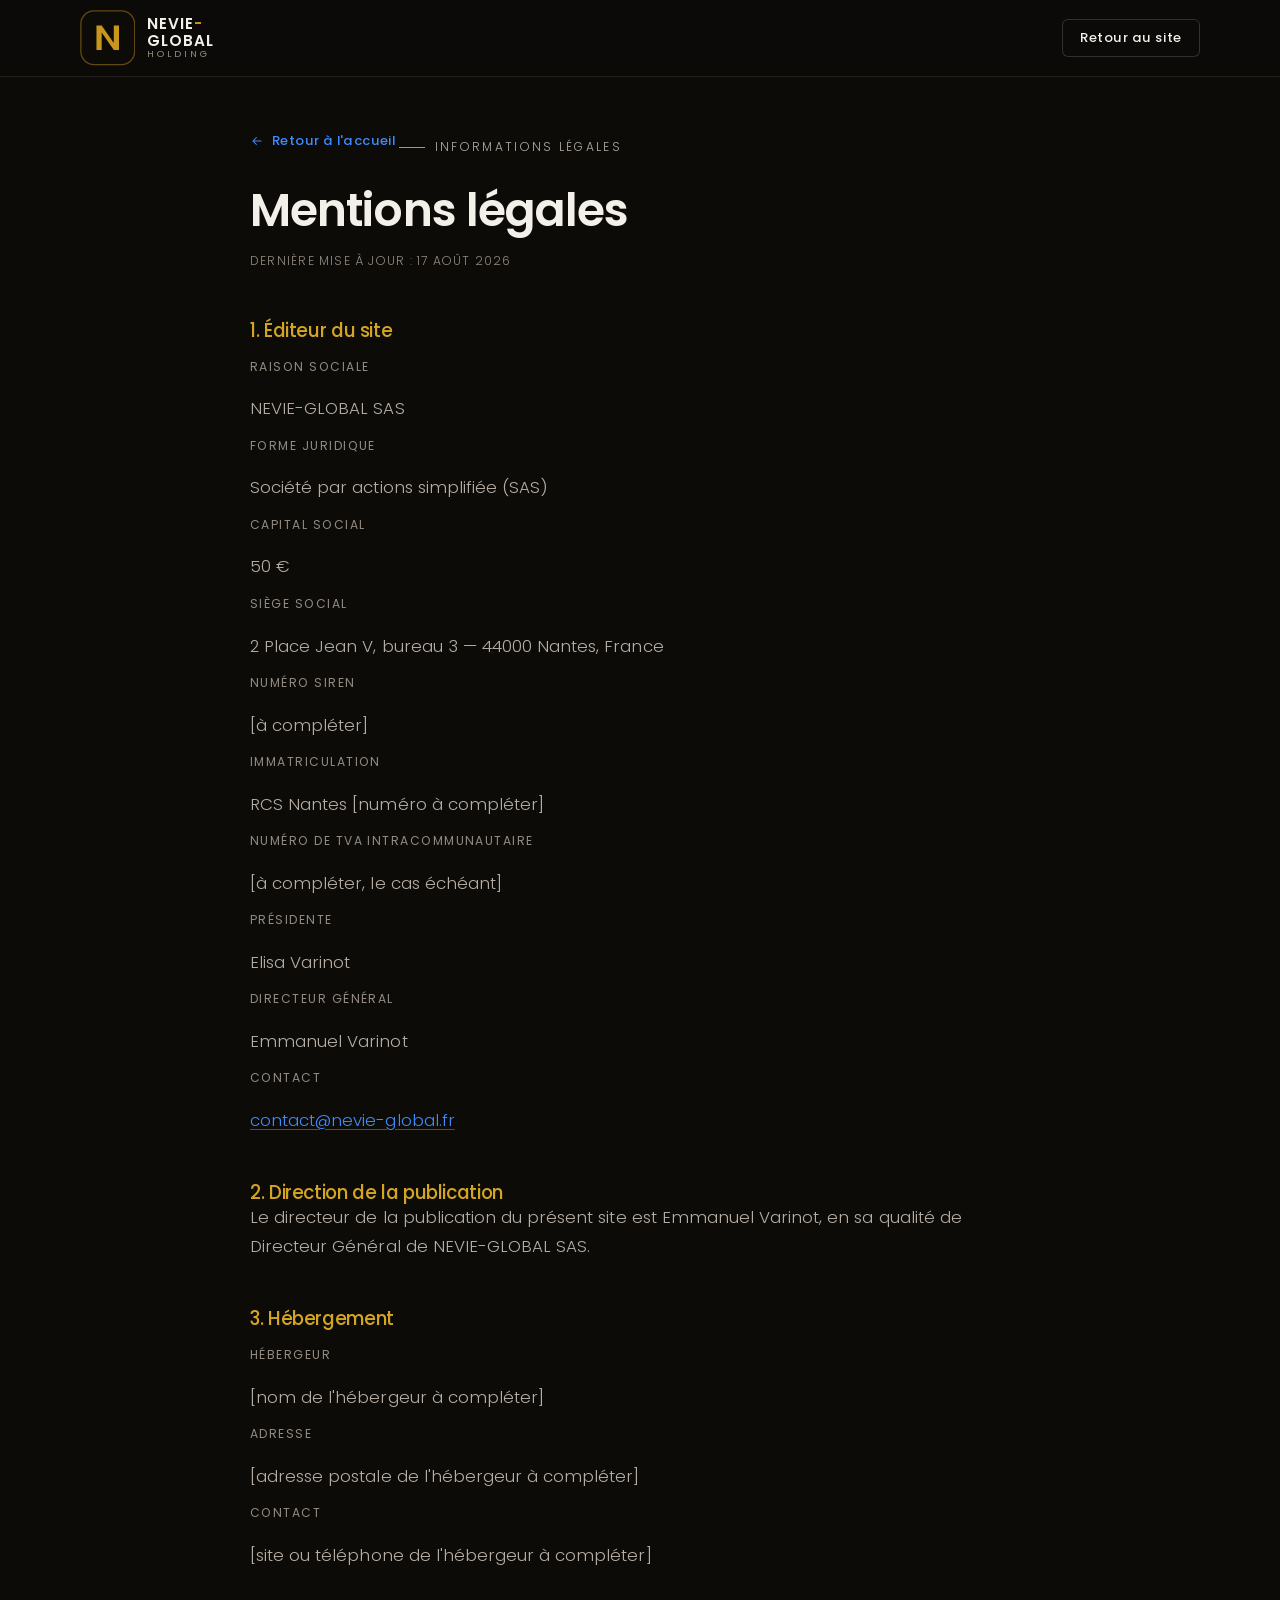
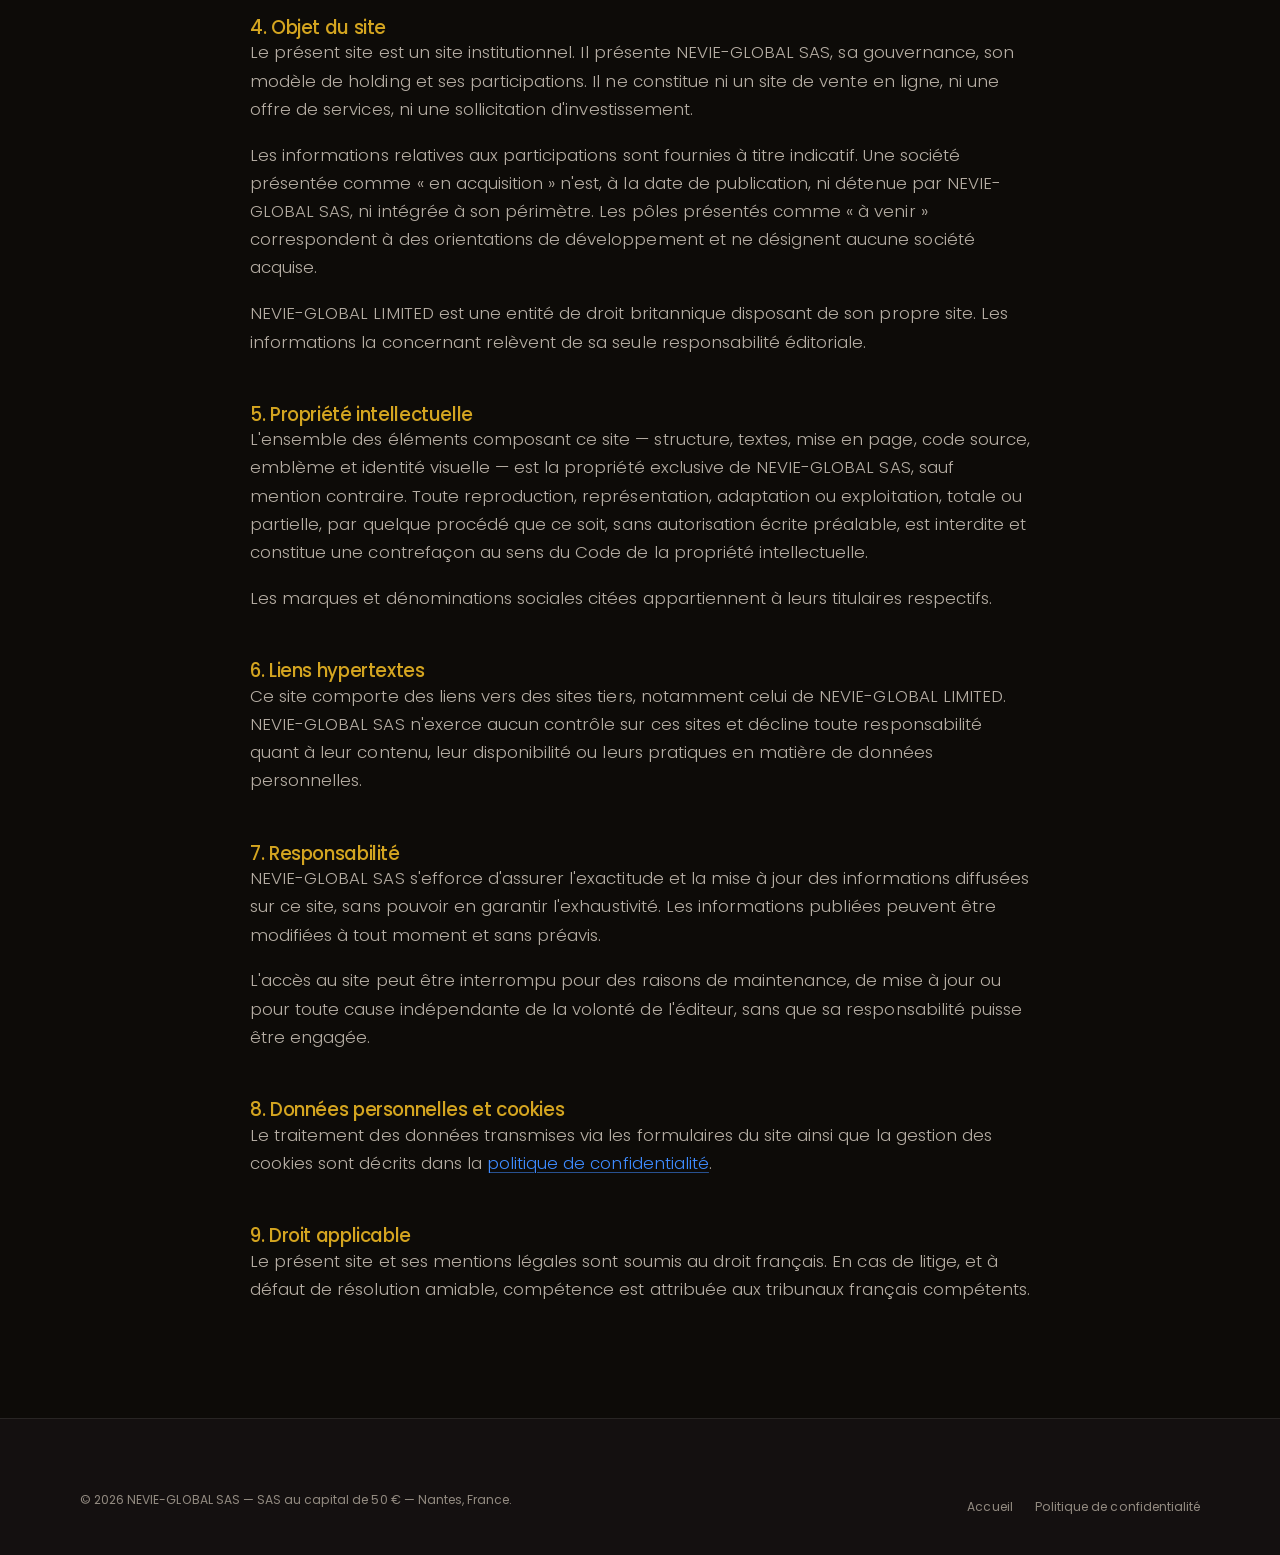
<file: mentions-legales.html>
<!DOCTYPE html>
<html lang="fr">
<head>
<meta charset="utf-8">
<meta name="viewport" content="width=device-width, initial-scale=1">

<title>Mentions légales — NEVIE-GLOBAL SAS</title>
<meta name="description" content="Mentions légales du site institutionnel de NEVIE-GLOBAL SAS : éditeur, direction de la publication, hébergement et propriété intellectuelle.">
<meta name="robots" content="index, follow">
<meta name="theme-color" content="#0D0B08">
<link rel="canonical" href="https://www.nevie-global.fr/mentions-legales.html">

<link rel="icon" href="favicon.svg" type="image/svg+xml">
<link rel="preload" href="assets/fonts/poppins-400-latin.woff2" as="font" type="font/woff2" crossorigin>
<link rel="stylesheet" href="assets/css/fonts.css">
<link rel="stylesheet" href="assets/css/style.css">
</head>

<body>

<a class="saut-contenu" href="#contenu">Aller au contenu principal</a>

<!-- Sprite d'icônes réduit aux icônes utilisées sur cette page -->
<svg xmlns="http://www.w3.org/2000/svg" style="display:none" aria-hidden="true" focusable="false">
  <symbol id="i-fleche-gauche" viewBox="0 0 24 24" fill="none" stroke="currentColor" stroke-width="1.8" stroke-linecap="round" stroke-linejoin="round"><path d="M19 12H6M11 6l-6 6 6 6"/></symbol>
</svg>

<header class="entete est-defile">
  <div class="conteneur entete__inner">
    <a class="marque" href="index.html" aria-label="NEVIE-GLOBAL SAS — accueil">
      <svg class="marque__embleme" viewBox="0 0 64 64" aria-hidden="true" focusable="false">
        <rect x="1" y="1" width="62" height="62" rx="15" fill="#0D0B08" stroke="#C8961E" stroke-opacity=".45" stroke-width="1.5"/>
        <path d="M19 46V18h6l14 20V18h6v28h-6L25 26v20z" fill="#C8961E"/>
      </svg>
      <span class="marque__texte">
        <span class="marque__nom">NEVIE<span>-</span>GLOBAL</span>
        <span class="marque__forme">Holding</span>
      </span>
    </a>
    <a class="btn btn--secondaire" href="index.html">Retour au site</a>
  </div>
</header>

<main class="page-legale" id="contenu">
  <div class="conteneur">

    <a class="retour-accueil lien-fleche" href="index.html">
      <svg class="ico" aria-hidden="true"><use href="#i-fleche-gauche"></use></svg>
      Retour à l'accueil
    </a>

    <p class="eyebrow">Informations légales</p>
    <h1>Mentions légales</h1>
    <p class="maj">Dernière mise à jour : <time datetime="2026-08-17">17 août 2026</time></p>

    <h2>1. Éditeur du site</h2>
    <dl>
      <dt>Raison sociale</dt>
      <dd>NEVIE-GLOBAL SAS</dd>

      <dt>Forme juridique</dt>
      <dd>Société par actions simplifiée (SAS)</dd>

      <dt>Capital social</dt>
      <dd>50 €</dd>

      <dt>Siège social</dt>
      <dd>2 Place Jean V, bureau 3 — 44000 Nantes, France</dd>

      <!-- À COMPLÉTER : informations d'immatriculation à fournir par le client -->
      <dt>Numéro SIREN</dt>
      <dd>[à compléter]</dd>

      <dt>Immatriculation</dt>
      <dd>RCS Nantes [numéro à compléter]</dd>

      <dt>Numéro de TVA intracommunautaire</dt>
      <dd>[à compléter, le cas échéant]</dd>

      <dt>Présidente</dt>
      <dd>Elisa Varinot</dd>

      <dt>Directeur Général</dt>
      <dd>Emmanuel Varinot</dd>

      <dt>Contact</dt>
      <dd><a href="mailto:contact@nevie-global.fr">contact@nevie-global.fr</a></dd>
    </dl>

    <h2>2. Direction de la publication</h2>
    <p>
      Le directeur de la publication du présent site est Emmanuel Varinot, en sa qualité de
      Directeur Général de NEVIE-GLOBAL SAS.
    </p>

    <h2>3. Hébergement</h2>
    <!-- À COMPLÉTER : nom, raison sociale et adresse de l'hébergeur retenu -->
    <dl>
      <dt>Hébergeur</dt>
      <dd>[nom de l'hébergeur à compléter]</dd>

      <dt>Adresse</dt>
      <dd>[adresse postale de l'hébergeur à compléter]</dd>

      <dt>Contact</dt>
      <dd>[site ou téléphone de l'hébergeur à compléter]</dd>
    </dl>

    <h2>4. Objet du site</h2>
    <p>
      Le présent site est un site institutionnel. Il présente NEVIE-GLOBAL SAS, sa gouvernance,
      son modèle de holding et ses participations. Il ne constitue ni un site de vente en ligne,
      ni une offre de services, ni une sollicitation d'investissement.
    </p>
    <p>
      Les informations relatives aux participations sont fournies à titre indicatif. Une société
      présentée comme « en acquisition » n'est, à la date de publication, ni détenue par
      NEVIE-GLOBAL SAS, ni intégrée à son périmètre. Les pôles présentés comme « à venir »
      correspondent à des orientations de développement et ne désignent aucune société acquise.
    </p>
    <p>
      NEVIE-GLOBAL LIMITED est une entité de droit britannique disposant de son propre site.
      Les informations la concernant relèvent de sa seule responsabilité éditoriale.
    </p>

    <h2>5. Propriété intellectuelle</h2>
    <p>
      L'ensemble des éléments composant ce site — structure, textes, mise en page, code source,
      emblème et identité visuelle — est la propriété exclusive de NEVIE-GLOBAL SAS, sauf
      mention contraire. Toute reproduction, représentation, adaptation ou exploitation, totale
      ou partielle, par quelque procédé que ce soit, sans autorisation écrite préalable, est
      interdite et constitue une contrefaçon au sens du Code de la propriété intellectuelle.
    </p>
    <p>
      Les marques et dénominations sociales citées appartiennent à leurs titulaires respectifs.
    </p>

    <h2>6. Liens hypertextes</h2>
    <p>
      Ce site comporte des liens vers des sites tiers, notamment celui de NEVIE-GLOBAL LIMITED.
      NEVIE-GLOBAL SAS n'exerce aucun contrôle sur ces sites et décline toute responsabilité
      quant à leur contenu, leur disponibilité ou leurs pratiques en matière de données
      personnelles.
    </p>

    <h2>7. Responsabilité</h2>
    <p>
      NEVIE-GLOBAL SAS s'efforce d'assurer l'exactitude et la mise à jour des informations
      diffusées sur ce site, sans pouvoir en garantir l'exhaustivité. Les informations
      publiées peuvent être modifiées à tout moment et sans préavis.
    </p>
    <p>
      L'accès au site peut être interrompu pour des raisons de maintenance, de mise à jour ou
      pour toute cause indépendante de la volonté de l'éditeur, sans que sa responsabilité
      puisse être engagée.
    </p>

    <h2>8. Données personnelles et cookies</h2>
    <p>
      Le traitement des données transmises via les formulaires du site ainsi que la gestion des
      cookies sont décrits dans la
      <a href="politique-de-confidentialite.html">politique de confidentialité</a>.
    </p>

    <h2>9. Droit applicable</h2>
    <p>
      Le présent site et ses mentions légales sont soumis au droit français. En cas de litige,
      et à défaut de résolution amiable, compétence est attribuée aux tribunaux français
      compétents.
    </p>

  </div>
</main>

<footer class="pied">
  <div class="conteneur">
    <div class="pied__bas" style="padding-top:0">
      <p>© <span data-annee>2026</span> NEVIE-GLOBAL SAS — SAS au capital de 50 € — Nantes, France.</p>
      <p class="liens-legaux">
        <a href="index.html">Accueil</a>
        <a href="politique-de-confidentialite.html">Politique de confidentialité</a>
      </p>
    </div>
  </div>
</footer>

<script src="assets/js/main.js" defer></script>
</body>
</html>
</file>
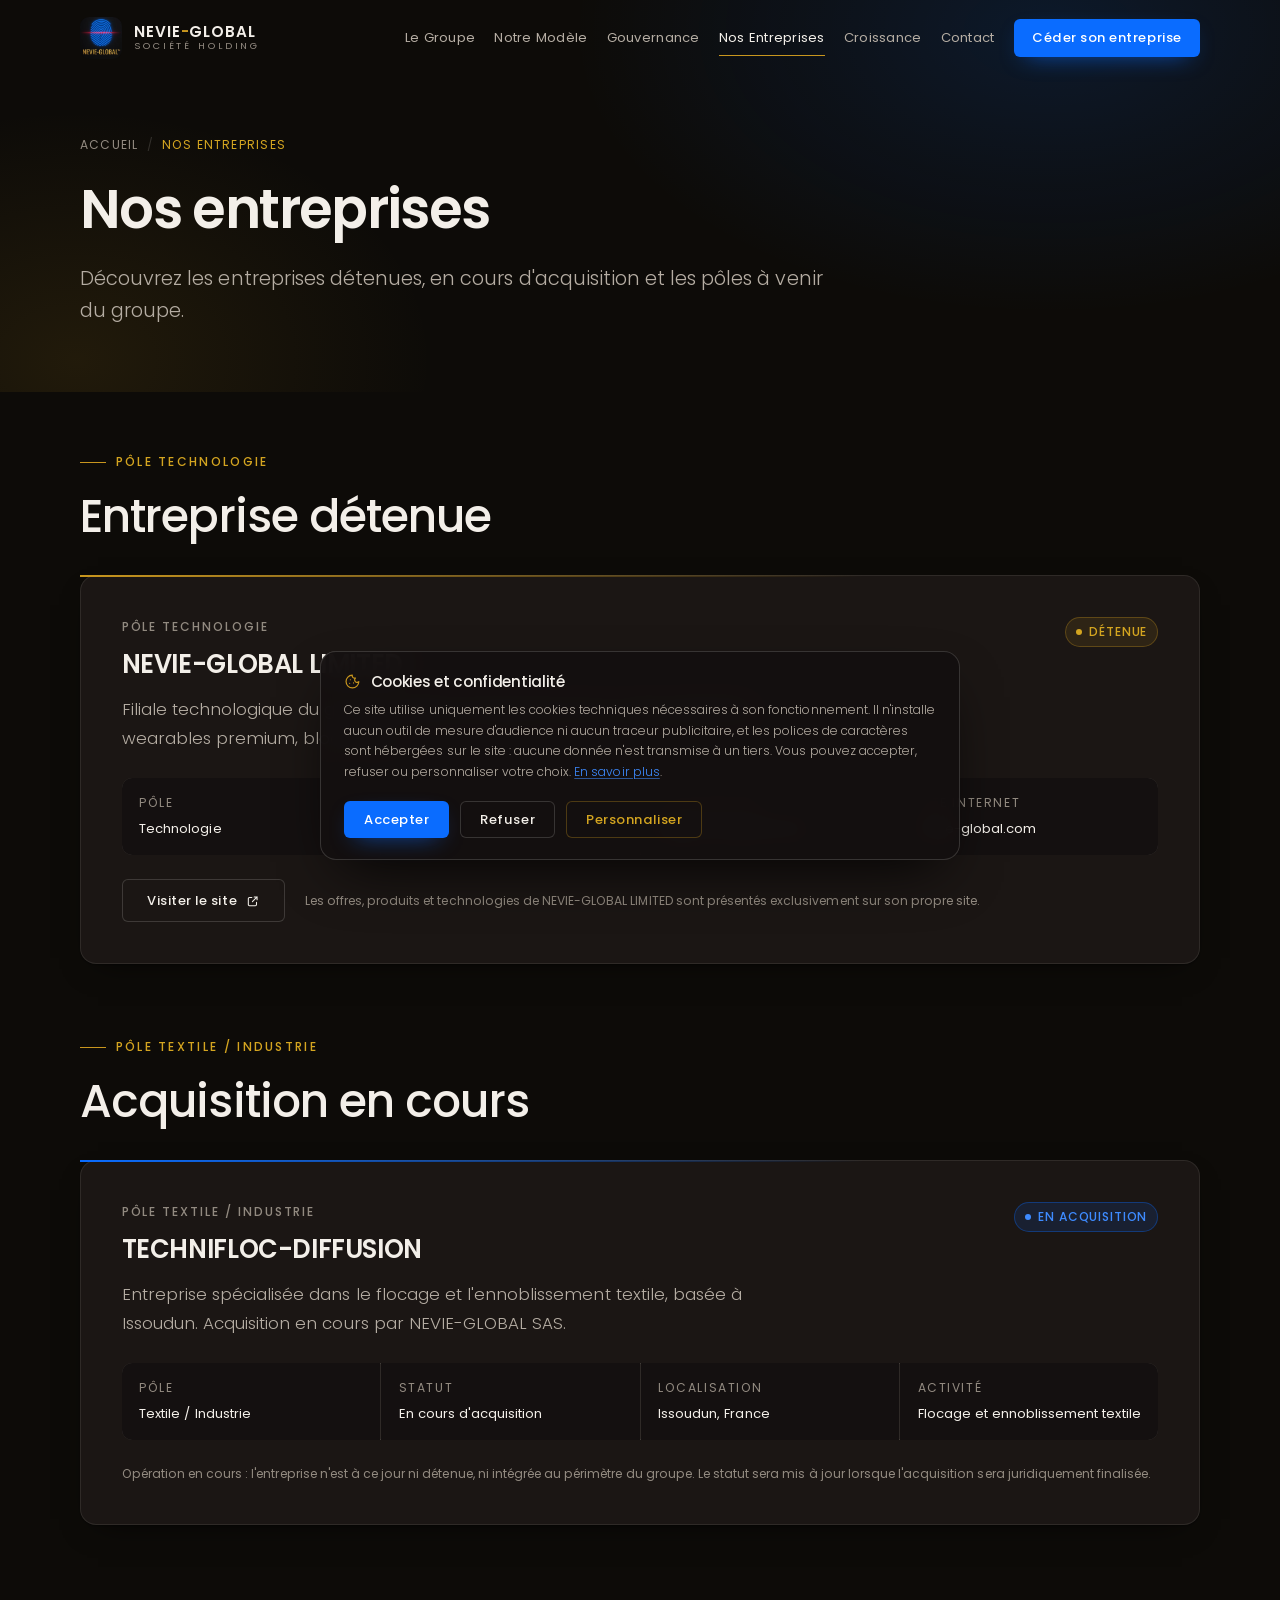
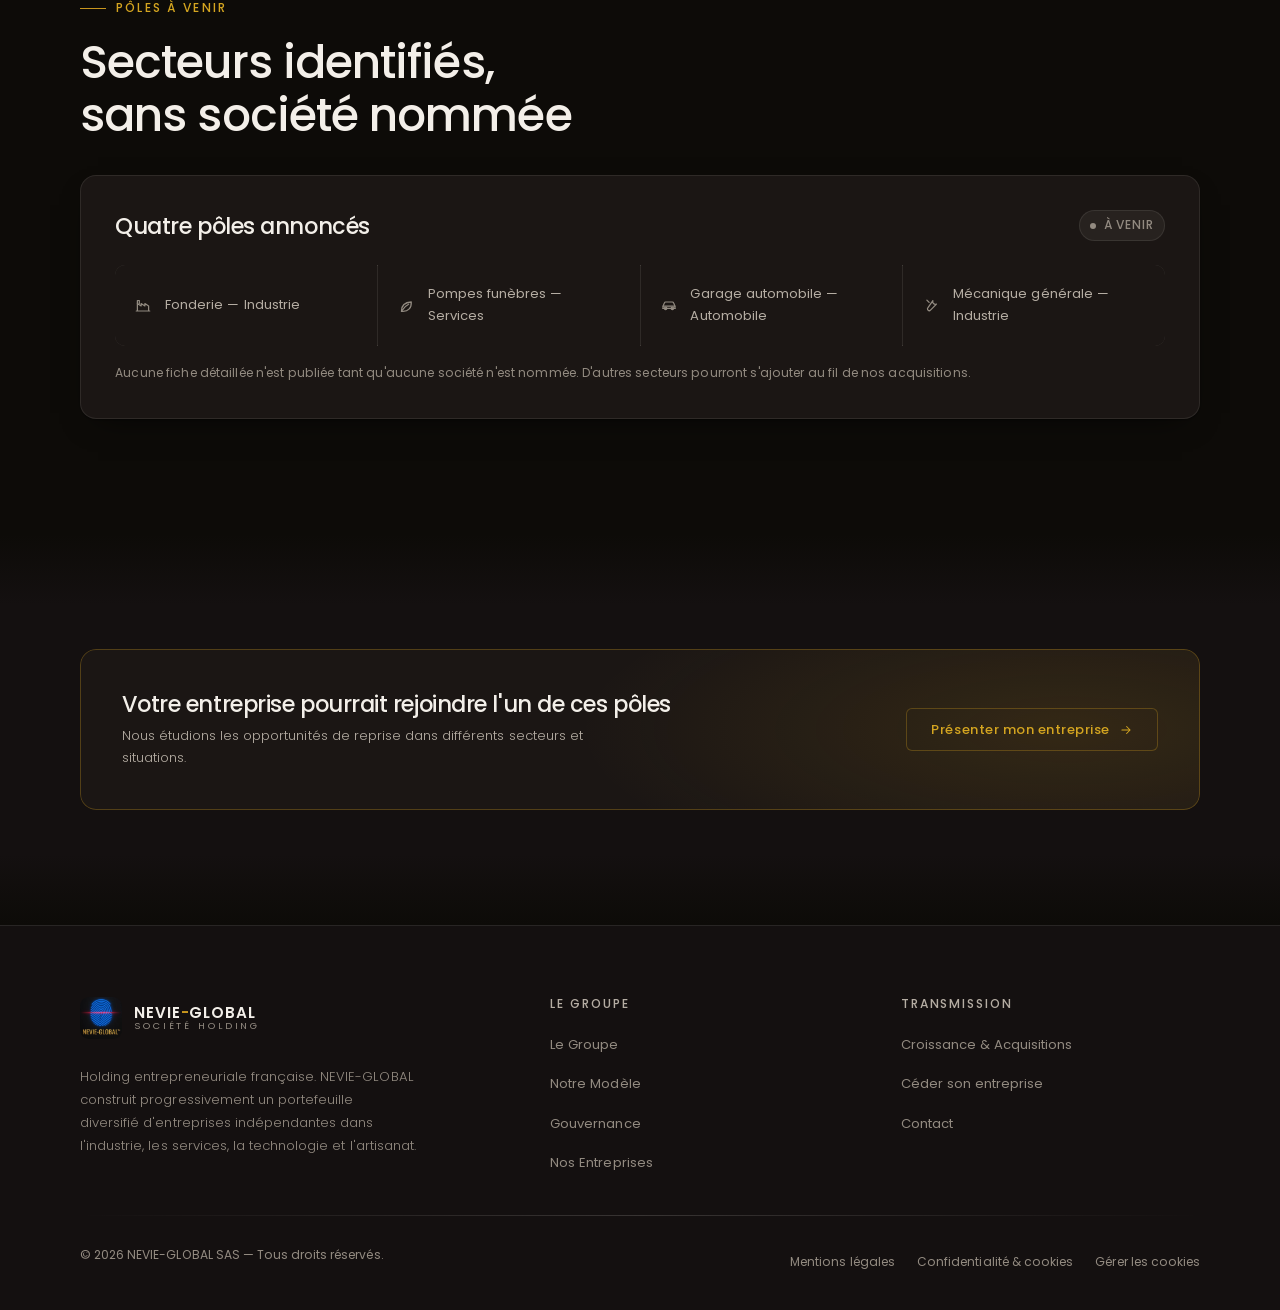
<file: nos-entreprises.html>
<!DOCTYPE html>
<html lang="fr">
<head>
  <meta charset="utf-8">
  <meta name="viewport" content="width=device-width, initial-scale=1">

  <title>Nos Entreprises et participations — NEVIE-GLOBAL SAS</title>
  <meta name="description" content="Portefeuille de NEVIE-GLOBAL SAS par pôle : NEVIE-GLOBAL LIMITED (détenue), TECHNIFLOC-DIFFUSION (en cours d'acquisition) et les pôles à venir.">
  <link rel="canonical" href="https://www.nevie-global.fr/nos-entreprises.html">
  <meta name="theme-color" content="#0D0B08">
  <meta name="author" content="NEVIE-GLOBAL SAS">

  <!-- Partage sur les réseaux et messageries -->
  <meta property="og:type" content="website">
  <meta property="og:locale" content="fr_FR">
  <meta property="og:site_name" content="NEVIE-GLOBAL SAS">
  <meta property="og:title" content="Nos Entreprises et participations — NEVIE-GLOBAL SAS">
  <meta property="og:description" content="Portefeuille de NEVIE-GLOBAL SAS par pôle : NEVIE-GLOBAL LIMITED (détenue), TECHNIFLOC-DIFFUSION (en cours d'acquisition) et les pôles à venir.">
  <meta property="og:url" content="https://www.nevie-global.fr/nos-entreprises.html">
  <meta property="og:image" content="https://www.nevie-global.fr/assets/img/og-nevie-global.jpg">
  <meta property="og:image:width" content="1200">
  <meta property="og:image:height" content="630">
  <meta name="twitter:card" content="summary_large_image">

  <link rel="icon" href="assets/img/favicon-96.png" type="image/png" sizes="96x96">
  <link rel="apple-touch-icon" href="assets/img/favicon-96.png">

  <!-- Polices auto-hébergées : aucune requête vers Google Fonts, aucune adresse
       IP de visiteur transmise à un tiers (position la plus sûre au regard du RGPD). -->
  <link rel="preload" href="assets/fonts/poppins-400-latin.woff2" as="font" type="font/woff2" crossorigin>
  <link rel="preload" href="assets/fonts/poppins-600-latin.woff2" as="font" type="font/woff2" crossorigin>
  <link rel="stylesheet" href="assets/css/fonts.css">
  <link rel="stylesheet" href="assets/css/style.css">

  <script src="assets/js/main.js" defer></script>
</head>
<body>

<a class="saut-contenu" href="#contenu">Aller au contenu principal</a>

<!-- Bibliothèque d'icônes : définie une fois, réutilisée via <use> -->
<svg class="sr-only" aria-hidden="true" focusable="false" xmlns="http://www.w3.org/2000/svg">
  <symbol id="i-fleche-droite" viewBox="0 0 24 24" fill="none" stroke="currentColor" stroke-width="1.8" stroke-linecap="round" stroke-linejoin="round"><path d="M5 12h13M13 6l6 6-6 6"/></symbol>
  <symbol id="i-fleche-gauche" viewBox="0 0 24 24" fill="none" stroke="currentColor" stroke-width="1.8" stroke-linecap="round" stroke-linejoin="round"><path d="M19 12H6M11 6l-6 6 6 6"/></symbol>
  <symbol id="i-externe" viewBox="0 0 24 24" fill="none" stroke="currentColor" stroke-width="1.8" stroke-linecap="round" stroke-linejoin="round"><path d="M14 5h5v5M19 5l-8 8M18 14v4a2 2 0 0 1-2 2H6a2 2 0 0 1-2-2V8a2 2 0 0 1 2-2h4"/></symbol>
  <symbol id="i-bouclier" viewBox="0 0 24 24" fill="none" stroke="currentColor" stroke-width="1.7" stroke-linecap="round" stroke-linejoin="round"><path d="M12 3l7 3v6c0 4-3 7.2-7 9-4-1.8-7-5-7-9V6z"/><path d="M9.2 12l2 2 3.6-3.8"/></symbol>
  <symbol id="i-coche" viewBox="0 0 24 24" fill="none" stroke="currentColor" stroke-width="1.9" stroke-linecap="round" stroke-linejoin="round"><path d="M4.5 12.5l5 5 10-11"/></symbol>
  <symbol id="i-alerte" viewBox="0 0 24 24" fill="none" stroke="currentColor" stroke-width="1.8" stroke-linecap="round" stroke-linejoin="round"><circle cx="12" cy="12" r="9"/><path d="M12 7.5v5.5M12 16.3v.2"/></symbol>
  <symbol id="i-immeuble" viewBox="0 0 24 24" fill="none" stroke="currentColor" stroke-width="1.6" stroke-linecap="round" stroke-linejoin="round"><path d="M4 20h16M6 20V5a1 1 0 0 1 1-1h6a1 1 0 0 1 1 1v15M14 20V10h4a1 1 0 0 1 1 1v9"/><path d="M9 8h2M9 12h2M9 16h2"/></symbol>
  <symbol id="i-courrier" viewBox="0 0 24 24" fill="none" stroke="currentColor" stroke-width="1.7" stroke-linecap="round" stroke-linejoin="round"><rect x="3" y="5.5" width="18" height="13" rx="2"/><path d="M3.5 7l8.5 6 8.5-6"/></symbol>
  <symbol id="i-broche" viewBox="0 0 24 24" fill="none" stroke="currentColor" stroke-width="1.7" stroke-linecap="round" stroke-linejoin="round"><path d="M12 21s7-5.6 7-11a7 7 0 1 0-14 0c0 5.4 7 11 7 11z"/><circle cx="12" cy="10" r="2.6"/></symbol>
  <symbol id="i-globe" viewBox="0 0 24 24" fill="none" stroke="currentColor" stroke-width="1.6" stroke-linecap="round" stroke-linejoin="round"><circle cx="12" cy="12" r="9"/><path d="M3.5 9.5h17M3.5 14.5h17M12 3a15 15 0 0 1 0 18 15 15 0 0 1 0-18z"/></symbol>
  <symbol id="i-cible" viewBox="0 0 24 24" fill="none" stroke="currentColor" stroke-width="1.7" stroke-linecap="round" stroke-linejoin="round"><circle cx="12" cy="12" r="8.5"/><circle cx="12" cy="12" r="4.5"/><circle cx="12" cy="12" r=".8" fill="currentColor"/></symbol>
  <symbol id="i-couches" viewBox="0 0 24 24" fill="none" stroke="currentColor" stroke-width="1.7" stroke-linecap="round" stroke-linejoin="round"><path d="M12 3.5l8.5 4.6L12 12.7 3.5 8.1z"/><path d="M3.5 12.4L12 17l8.5-4.6M3.5 16.4L12 21l8.5-4.6"/></symbol>
  <!-- Transmission : deux flux qui s'échangent -->
  <symbol id="i-poignee" viewBox="0 0 24 24" fill="none" stroke="currentColor" stroke-width="1.7" stroke-linecap="round" stroke-linejoin="round"><path d="M4 9h15M15 5l4 4-4 4"/><path d="M20 17H5M9 13l-4 4 4 4"/></symbol>
  <symbol id="i-cadenas" viewBox="0 0 24 24" fill="none" stroke="currentColor" stroke-width="1.7" stroke-linecap="round" stroke-linejoin="round"><rect x="4.5" y="10.5" width="15" height="9.5" rx="2"/><path d="M8 10.5V8a4 4 0 0 1 8 0v2.5"/></symbol>
  <symbol id="i-cookie" viewBox="0 0 24 24" fill="none" stroke="currentColor" stroke-width="1.7" stroke-linecap="round" stroke-linejoin="round"><path d="M20.9 12.3A9 9 0 1 1 11.7 3.1a3.4 3.4 0 0 0 4.5 4 3.4 3.4 0 0 0 4.7 5.2z"/><path d="M9 9.5v.01M8 14.5v.01M13.5 14v.01"/></symbol>
  <symbol id="i-engrenage" viewBox="0 0 24 24" fill="none" stroke="currentColor" stroke-width="1.6" stroke-linecap="round" stroke-linejoin="round"><circle cx="12" cy="12" r="3.2"/><path d="M12 2.8v2.4M12 18.8v2.4M4.5 7.8l2.1 1.2M17.4 15l2.1 1.2M4.5 16.2l2.1-1.2M17.4 9l2.1-1.2"/></symbol>
  <symbol id="i-loupe" viewBox="0 0 24 24" fill="none" stroke="currentColor" stroke-width="1.7" stroke-linecap="round" stroke-linejoin="round"><circle cx="11" cy="11" r="6.5"/><path d="M16 16l4.5 4.5"/></symbol>
  <symbol id="i-graphique" viewBox="0 0 24 24" fill="none" stroke="currentColor" stroke-width="1.7" stroke-linecap="round" stroke-linejoin="round"><path d="M4 19.5h16"/><path d="M6.5 16V11M11 16V6.5M15.5 16v-6M20 16V8.5"/></symbol>
  <symbol id="i-horloge" viewBox="0 0 24 24" fill="none" stroke="currentColor" stroke-width="1.7" stroke-linecap="round" stroke-linejoin="round"><circle cx="12" cy="12" r="8.5"/><path d="M12 7.2V12l3.2 2"/></symbol>
  <symbol id="i-usine" viewBox="0 0 24 24" fill="none" stroke="currentColor" stroke-width="1.6" stroke-linecap="round" stroke-linejoin="round"><path d="M3 20h18M4.5 20V10l5 3.2V10l5 3.2V10l5 3.2V20"/><path d="M4.5 10V6h2.6v4"/></symbol>
  <symbol id="i-voiture" viewBox="0 0 24 24" fill="none" stroke="currentColor" stroke-width="1.6" stroke-linecap="round" stroke-linejoin="round"><path d="M4 16.5v-3l1.8-4.2A2 2 0 0 1 7.6 8h8.8a2 2 0 0 1 1.8 1.3L20 13.5v3"/><path d="M4 16.5h16M4.2 13.5h15.6"/><circle cx="7.5" cy="16.5" r="1.6"/><circle cx="16.5" cy="16.5" r="1.6"/></symbol>
  <symbol id="i-outils" viewBox="0 0 24 24" fill="none" stroke="currentColor" stroke-width="1.7" stroke-linecap="round" stroke-linejoin="round"><path d="M14.5 6.2a3.6 3.6 0 0 0 4.8 4.6l-8 8a2.3 2.3 0 0 1-3.3-3.3z"/><path d="M6.5 5.5l3 3"/></symbol>
  <symbol id="i-feuille" viewBox="0 0 24 24" fill="none" stroke="currentColor" stroke-width="1.7" stroke-linecap="round" stroke-linejoin="round"><path d="M6 20c0-7 4.5-11.5 13-12 .5 8-4 12.5-11 12.5H6z"/><path d="M6.5 19.5c2.5-4 5-6.5 9-8.5"/></symbol>
  <symbol id="i-document" viewBox="0 0 24 24" fill="none" stroke="currentColor" stroke-width="1.7" stroke-linecap="round" stroke-linejoin="round"><path d="M13.5 3.5H7a2 2 0 0 0-2 2v13a2 2 0 0 0 2 2h10a2 2 0 0 0 2-2V9z"/><path d="M13.5 3.5V9H19M8.5 13h7M8.5 16.5h4.5"/></symbol>
  <symbol id="i-utilisateurs" viewBox="0 0 24 24" fill="none" stroke="currentColor" stroke-width="1.7" stroke-linecap="round" stroke-linejoin="round"><circle cx="9.5" cy="8.5" r="3.2"/><path d="M3.8 19.2a5.9 5.9 0 0 1 11.4 0"/><path d="M16 5.6a3.2 3.2 0 0 1 0 5.8M17.4 14.2a5.9 5.9 0 0 1 2.8 5"/></symbol>
  <symbol id="i-boussole" viewBox="0 0 24 24" fill="none" stroke="currentColor" stroke-width="1.7" stroke-linecap="round" stroke-linejoin="round"><circle cx="12" cy="12" r="8.5"/><path d="M15.2 8.8l-1.8 4.4-4.4 1.8 1.8-4.4z"/></symbol>
</svg>

<!-- ==========================================================================
     EN-TÊTE — bloc commun, identique sur les onze pages.
     Toute modification doit être reportée sur chaque page (ou régénérée avec
     outils/construire.py).
     ========================================================================== -->
<header class="entete" id="entete">
  <div class="conteneur entete__inner">

    <a class="marque" href="index.html">
      <picture>
        <source srcset="assets/img/logo-nevie-global.webp" type="image/webp">
        <!-- alt vide : le nom du groupe est déjà écrit en toutes lettres à côté -->
        <img class="marque__logo" src="assets/img/logo-nevie-global.png"
             width="288" height="288" alt="" decoding="async">
      </picture>
      <span class="marque__texte">
        <span class="marque__nom">NEVIE<span>-</span>GLOBAL</span>
        <span class="marque__forme">Société holding</span>
      </span>
      <span class="sr-only">— retour à l'accueil</span>
    </a>

    <nav class="nav" id="nav" aria-label="Navigation principale">
        <a class="nav__lien" href="le-groupe.html">Le Groupe</a>
        <a class="nav__lien" href="notre-modele.html">Notre Modèle</a>
        <a class="nav__lien" href="gouvernance.html">Gouvernance</a>
        <a class="nav__lien est-page" href="nos-entreprises.html" aria-current="page">Nos Entreprises</a>
        <a class="nav__lien" href="croissance-acquisitions.html">Croissance</a>
        <a class="nav__lien" href="contact.html">Contact</a>
      <a class="btn btn--primaire" href="ceder-son-entreprise.html">Céder son entreprise</a>
    </nav>

    <button class="burger" id="burger" type="button"
            aria-label="Ouvrir le menu" aria-expanded="false" aria-controls="nav">
      <span class="burger__barres" aria-hidden="true"><i></i></span>
    </button>

  </div>
</header>

<main id="contenu">

<section class="page-hero">
  <div class="page-hero__fond" aria-hidden="true"></div>
  <div class="conteneur">
    <nav class="ariane" aria-label="Fil d'Ariane">
      <a href="index.html">Accueil</a>
      <span class="sep" aria-hidden="true">/</span>
      <span aria-current="page">Nos Entreprises</span>
    </nav>
    <h1>Nos entreprises</h1>
    <p class="page-hero__chapo">
      Découvrez les entreprises détenues, en cours d'acquisition et les pôles à venir du groupe.
    </p>
  </div>
</section>

<section class="section">
  <div class="conteneur">

    <!-- ---------- Pôle Technologie ---------- -->
    <div class="section-tete reveal u-mb-l" >
      <p class="eyebrow">Pôle Technologie</p>
      <h2 class="u-titre-3">Entreprise détenue</h2>
    </div>

    <article class="carte fiche reveal">
      <div class="fiche__tete">
        <div>
          <p class="fiche__pole">Pôle Technologie</p>
          <h3 class="fiche__nom">NEVIE-GLOBAL LIMITED</h3>
        </div>
        <span class="badge badge--detenue">Détenue</span>
      </div>

      <p class="fiche__desc">
        Filiale technologique du groupe, basée au Royaume-Uni.
        IA, automatisation, wearables premium, blockchain.
      </p>

      <dl class="fiche__meta">
        <div><dt>Pôle</dt><dd>Technologie</dd></div>
        <div><dt>Statut</dt><dd>Détenue</dd></div>
        <div><dt>Localisation</dt><dd>Kington, Royaume-Uni</dd></div>
        <div><dt>Site internet</dt><dd>nevie-global.com</dd></div>
      </dl>

      <!-- Les activités opérationnelles restent au niveau de la filiale : elles sont
           renvoyées vers son propre site, jamais présentées comme celles de la holding. -->
      <div class="fiche__pied">
        <a class="btn btn--secondaire" href="https://nevie-global.com" target="_blank" rel="noopener noreferrer">
          Visiter le site
          <svg class="ico" aria-hidden="true" width="14" height="14"><use href="#i-externe"></use></svg>
          <span class="sr-only">(nouvelle fenêtre)</span>
        </a>
        <p class="entite__note">
          Les offres, produits et technologies de NEVIE-GLOBAL LIMITED sont présentés
          exclusivement sur son propre site.
        </p>
      </div>
    </article>

    <!-- ---------- Pôle Textile / Industrie ---------- -->
    <div class="section-tete reveal u-bloc-suivant" >
      <p class="eyebrow">Pôle Textile / Industrie</p>
      <h2 class="u-titre-3">Acquisition en cours</h2>
    </div>

    <article class="carte fiche fiche--acquisition reveal">
      <div class="fiche__tete">
        <div>
          <p class="fiche__pole">Pôle Textile / Industrie</p>
          <h3 class="fiche__nom">TECHNIFLOC-DIFFUSION</h3>
        </div>
        <span class="badge badge--acquisition">En acquisition</span>
      </div>

      <p class="fiche__desc">
        Entreprise spécialisée dans le flocage et l'ennoblissement textile, basée à Issoudun.
        Acquisition en cours par NEVIE-GLOBAL SAS.
      </p>

      <dl class="fiche__meta">
        <div><dt>Pôle</dt><dd>Textile / Industrie</dd></div>
        <div><dt>Statut</dt><dd>En cours d'acquisition</dd></div>
        <div><dt>Localisation</dt><dd>Issoudun, France</dd></div>
        <div><dt>Activité</dt><dd>Flocage et ennoblissement textile</dd></div>
      </dl>

      <div class="fiche__pied">
        <!-- Mention imposée par le cahier des charges : tant que l'opération n'est pas
             juridiquement finalisée, l'entreprise n'est ni une filiale, ni détenue. -->
        <p class="entite__note">
          Opération en cours&nbsp;: l'entreprise n'est à ce jour ni détenue, ni intégrée
          au périmètre du groupe. Le statut sera mis à jour lorsque l'acquisition sera
          juridiquement finalisée.
        </p>
      </div>
    </article>

    <!-- ---------- Pôles à venir ---------- -->
    <div class="section-tete reveal u-bloc-suivant" >
      <p class="eyebrow">Pôles à venir</p>
      <h2 class="u-titre-3">Secteurs identifiés, sans société nommée</h2>
    </div>

    <div class="carte avenir reveal">
      <div class="avenir__tete">
        <h3 class="avenir__titre">Quatre pôles annoncés</h3>
        <span class="badge badge--avenir">À venir</span>
      </div>
      <ul class="avenir__liste">
        <li class="avenir__item"><svg class="ico" aria-hidden="true"><use href="#i-usine"></use></svg>Fonderie — Industrie</li>
        <li class="avenir__item"><svg class="ico" aria-hidden="true"><use href="#i-feuille"></use></svg>Pompes funèbres — Services</li>
        <li class="avenir__item"><svg class="ico" aria-hidden="true"><use href="#i-voiture"></use></svg>Garage automobile — Automobile</li>
        <li class="avenir__item"><svg class="ico" aria-hidden="true"><use href="#i-outils"></use></svg>Mécanique générale — Industrie</li>
      </ul>
      <p class="avenir__note">
        Aucune fiche détaillée n'est publiée tant qu'aucune société n'est nommée.
        D'autres secteurs pourront s'ajouter au fil de nos acquisitions.
      </p>
    </div>

  </div>
</section>

<section class="section section--alt">
  <div class="conteneur">
    <div class="bande-cta reveal u-mt-0" >
      <div>
        <h3>Votre entreprise pourrait rejoindre l'un de ces pôles</h3>
        <p>
          Nous étudions les opportunités de reprise dans différents secteurs et situations.
        </p>
      </div>
      <a class="btn btn--or" href="ceder-son-entreprise.html">
        Présenter mon entreprise
        <svg class="ico" aria-hidden="true" width="14" height="14"><use href="#i-fleche-droite"></use></svg>
      </a>
    </div>
  </div>
</section>

</main>

<!-- ==========================================================================
     PIED DE PAGE — bloc commun, identique sur les onze pages.
     ========================================================================== -->
<footer class="pied">
  <div class="conteneur">

    <div class="pied__haut">

      <div class="pied__marque">
        <a class="marque" href="index.html">
          <picture>
            <source srcset="assets/img/logo-nevie-global.webp" type="image/webp">
            <img class="marque__logo" src="assets/img/logo-nevie-global.png"
                 width="288" height="288" alt="" loading="lazy" decoding="async">
          </picture>
          <span class="marque__texte">
            <span class="marque__nom">NEVIE<span>-</span>GLOBAL</span>
            <span class="marque__forme">Société holding</span>
          </span>
          <span class="sr-only">— retour à l'accueil</span>
        </a>
        <p class="pied__desc">
          Holding entrepreneuriale française. NEVIE-GLOBAL construit progressivement
          un portefeuille diversifié d'entreprises indépendantes dans l'industrie,
          les services, la technologie et l'artisanat.
        </p>
      </div>

      <div>
        <h2 class="pied__titre">Le groupe</h2>
        <ul class="pied__liens">
          <li><a href="le-groupe.html">Le Groupe</a></li>
          <li><a href="notre-modele.html">Notre Modèle</a></li>
          <li><a href="gouvernance.html">Gouvernance</a></li>
          <li><a href="nos-entreprises.html">Nos Entreprises</a></li>
        </ul>
      </div>

      <div>
        <h2 class="pied__titre">Transmission</h2>
        <ul class="pied__liens">
          <li><a href="croissance-acquisitions.html">Croissance &amp; Acquisitions</a></li>
          <li><a href="ceder-son-entreprise.html">Céder son entreprise</a></li>
          <li><a href="contact.html">Contact</a></li>
        </ul>
      </div>

    </div>

    <hr class="filet-h">

    <div class="pied__bas">
      <p>&copy; <span data-annee>2026</span> NEVIE-GLOBAL SAS — Tous droits réservés.</p>
      <div class="liens-legaux">
        <a href="mentions-legales.html">Mentions légales</a>
        <a href="confidentialite-cookies.html">Confidentialité &amp; cookies</a>
        <a href="#" data-rouvrir-cookies>Gérer les cookies</a>
      </div>
    </div>

  </div>
</footer>

<!-- ==========================================================================
     BANDEAU COOKIES — une seule bannière, sur toutes les pages.
     Accepter / Refuser / Personnaliser. Aucun traceur n'est chargé par défaut :
     « Refuser » correspond exactement à l'état initial du site.
     ========================================================================== -->
<div class="cookies" id="cookies" role="dialog" aria-modal="false" aria-live="polite"
     aria-labelledby="cookies-titre" aria-describedby="cookies-texte">

  <h2 class="cookies__titre" id="cookies-titre">
    <svg class="ico" aria-hidden="true"><use href="#i-cookie"></use></svg>
    Cookies et confidentialité
  </h2>

  <p id="cookies-texte">
    Ce site utilise uniquement les cookies techniques nécessaires à son fonctionnement.
    Il n'installe aucun outil de mesure d'audience ni aucun traceur publicitaire, et
    les polices de caractères sont hébergées sur le site : aucune donnée n'est
    transmise à un tiers. Vous pouvez accepter, refuser ou personnaliser votre choix.
    <a href="confidentialite-cookies.html">En savoir plus</a>.
  </p>

  <!-- Panneau « Personnaliser », replié par défaut -->
  <div class="cookies__perso" id="cookies-perso">

    <div class="categorie">
      <div>
        <p class="categorie__nom">Nécessaires</p>
        <p class="categorie__desc">
          Mémorisation de votre choix d'affichage de cette bannière. Indispensable
          pour ne pas vous la présenter à chaque page.
        </p>
      </div>
      <span class="bascule">
        <input type="checkbox" data-categorie="necessaire" checked disabled
               aria-label="Cookies nécessaires — toujours actifs">
      </span>
    </div>

    <div class="categorie">
      <div>
        <p class="categorie__nom">Mesure d'audience</p>
        <p class="categorie__desc">
          Statistiques de fréquentation. Aucun outil de ce type n'est installé
          à ce jour sur le site.
        </p>
      </div>
      <span class="bascule">
        <input type="checkbox" data-categorie="mesure" aria-label="Cookies de mesure d'audience">
      </span>
    </div>

    <div class="categorie">
      <div>
        <p class="categorie__nom">Préférences</p>
        <p class="categorie__desc">
          Mémorisation de réglages d'affichage. Aucun cookie de ce type n'est
          déposé à ce jour.
        </p>
      </div>
      <span class="bascule">
        <input type="checkbox" data-categorie="preferences" aria-label="Cookies de préférences">
      </span>
    </div>

  </div>

  <div class="cookies__actions">
    <button class="btn btn--primaire" type="button" data-cookies="accepter">Accepter</button>
    <button class="btn btn--secondaire" type="button" data-cookies="refuser">Refuser</button>
    <button class="btn btn--or" type="button" data-cookies="personnaliser"
            aria-expanded="false" aria-controls="cookies-perso">Personnaliser</button>
    <button class="btn btn--secondaire" type="button" data-cookies="enregistrer" hidden>
      Enregistrer mes choix
    </button>
  </div>

</div>

</body>
</html>
</file>
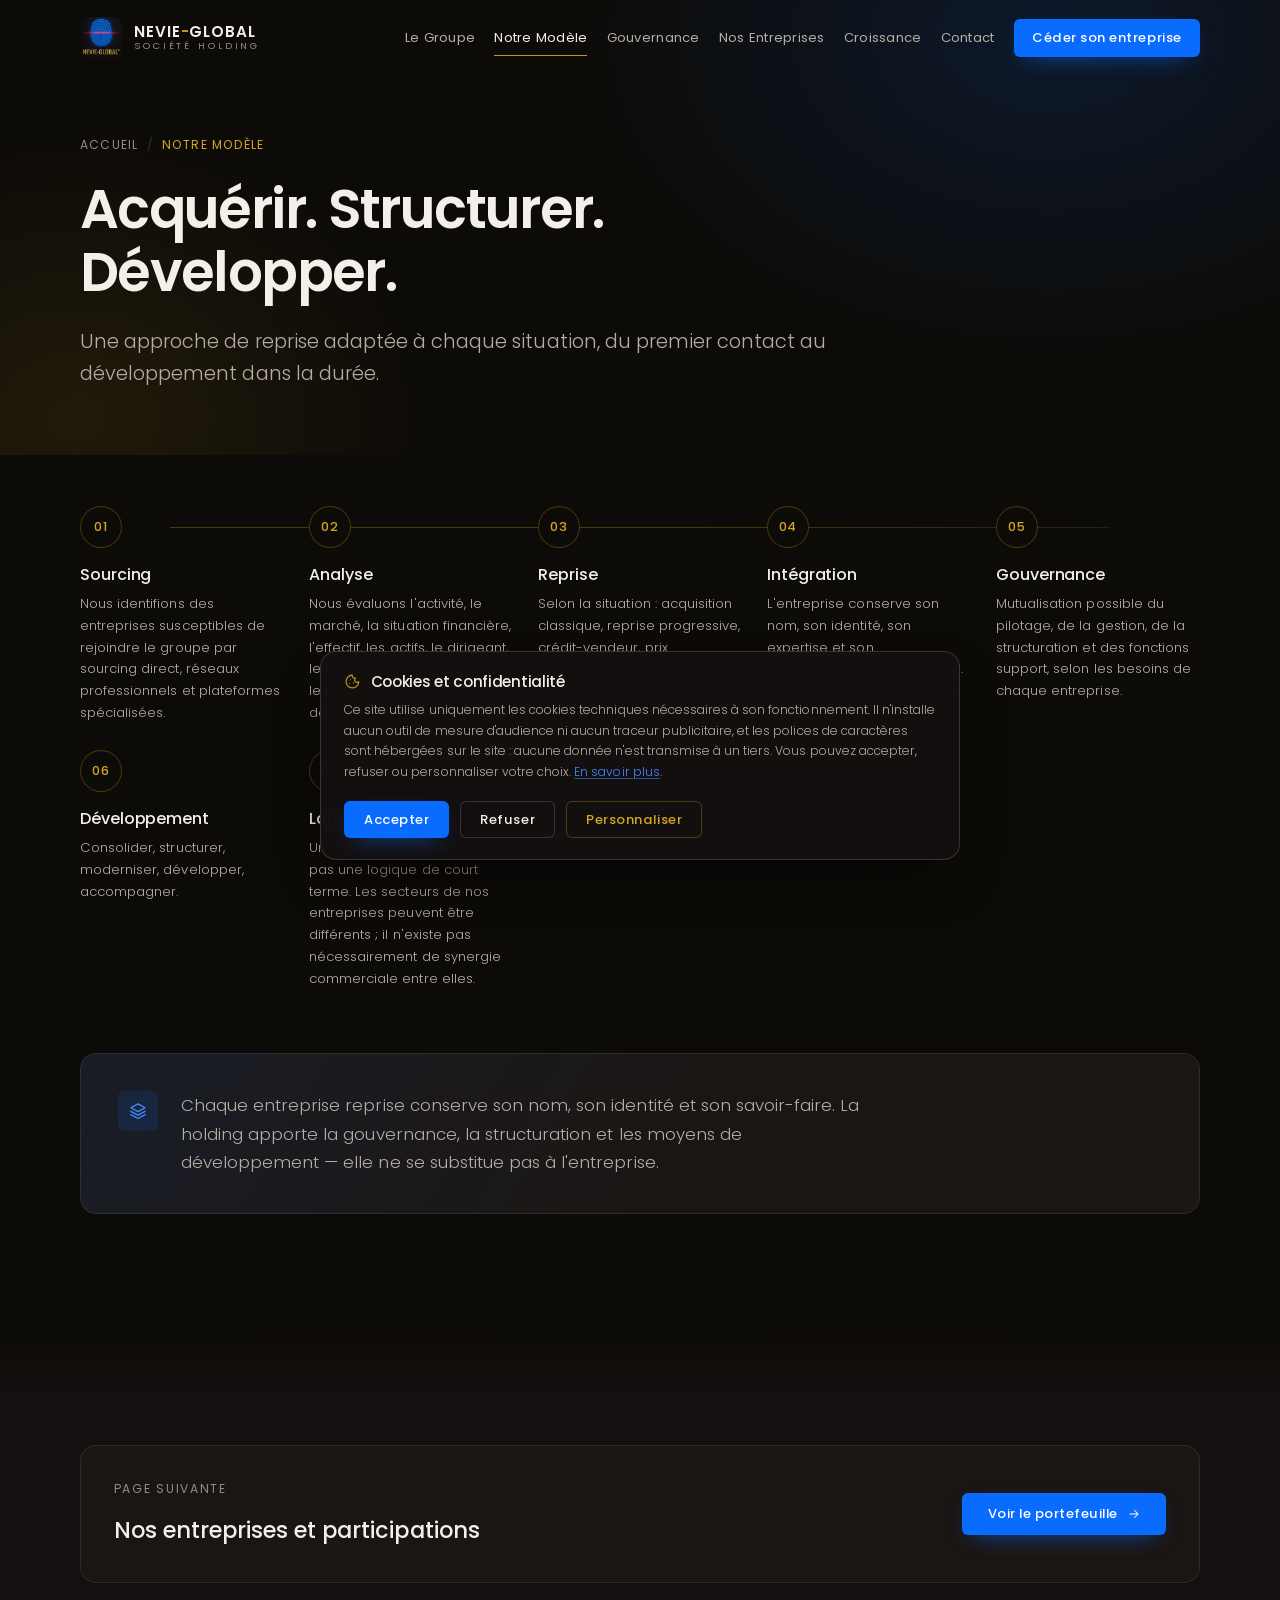
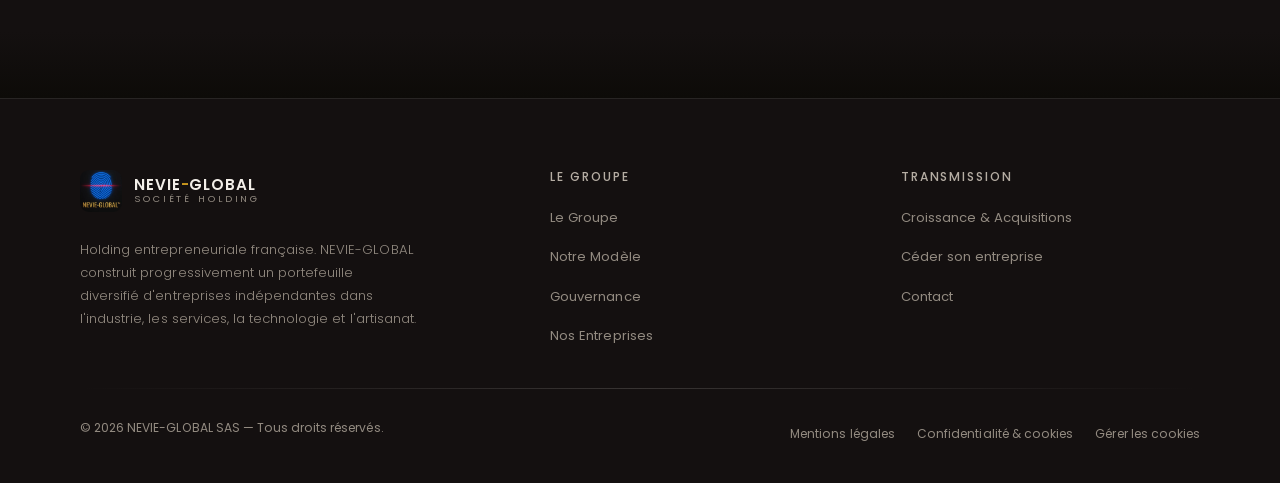
<file: notre-modele.html>
<!DOCTYPE html>
<html lang="fr">
<head>
  <meta charset="utf-8">
  <meta name="viewport" content="width=device-width, initial-scale=1">

  <title>Notre Modèle — NEVIE-GLOBAL SAS</title>
  <meta name="description" content="Sourcing, analyse, reprise, intégration, gouvernance et développement : la mécanique de la holding NEVIE-GLOBAL, étape par étape.">
  <link rel="canonical" href="https://www.nevie-global.fr/notre-modele.html">
  <meta name="theme-color" content="#0D0B08">
  <meta name="author" content="NEVIE-GLOBAL SAS">

  <!-- Partage sur les réseaux et messageries -->
  <meta property="og:type" content="website">
  <meta property="og:locale" content="fr_FR">
  <meta property="og:site_name" content="NEVIE-GLOBAL SAS">
  <meta property="og:title" content="Notre Modèle — NEVIE-GLOBAL SAS">
  <meta property="og:description" content="Sourcing, analyse, reprise, intégration, gouvernance et développement : la mécanique de la holding NEVIE-GLOBAL, étape par étape.">
  <meta property="og:url" content="https://www.nevie-global.fr/notre-modele.html">
  <meta property="og:image" content="https://www.nevie-global.fr/assets/img/og-nevie-global.jpg">
  <meta property="og:image:width" content="1200">
  <meta property="og:image:height" content="630">
  <meta name="twitter:card" content="summary_large_image">

  <link rel="icon" href="assets/img/favicon-96.png" type="image/png" sizes="96x96">
  <link rel="apple-touch-icon" href="assets/img/favicon-96.png">

  <!-- Polices auto-hébergées : aucune requête vers Google Fonts, aucune adresse
       IP de visiteur transmise à un tiers (position la plus sûre au regard du RGPD). -->
  <link rel="preload" href="assets/fonts/poppins-400-latin.woff2" as="font" type="font/woff2" crossorigin>
  <link rel="preload" href="assets/fonts/poppins-600-latin.woff2" as="font" type="font/woff2" crossorigin>
  <link rel="stylesheet" href="assets/css/fonts.css">
  <link rel="stylesheet" href="assets/css/style.css">

  <script src="assets/js/main.js" defer></script>
</head>
<body>

<a class="saut-contenu" href="#contenu">Aller au contenu principal</a>

<!-- Bibliothèque d'icônes : définie une fois, réutilisée via <use> -->
<svg class="sr-only" aria-hidden="true" focusable="false" xmlns="http://www.w3.org/2000/svg">
  <symbol id="i-fleche-droite" viewBox="0 0 24 24" fill="none" stroke="currentColor" stroke-width="1.8" stroke-linecap="round" stroke-linejoin="round"><path d="M5 12h13M13 6l6 6-6 6"/></symbol>
  <symbol id="i-fleche-gauche" viewBox="0 0 24 24" fill="none" stroke="currentColor" stroke-width="1.8" stroke-linecap="round" stroke-linejoin="round"><path d="M19 12H6M11 6l-6 6 6 6"/></symbol>
  <symbol id="i-externe" viewBox="0 0 24 24" fill="none" stroke="currentColor" stroke-width="1.8" stroke-linecap="round" stroke-linejoin="round"><path d="M14 5h5v5M19 5l-8 8M18 14v4a2 2 0 0 1-2 2H6a2 2 0 0 1-2-2V8a2 2 0 0 1 2-2h4"/></symbol>
  <symbol id="i-bouclier" viewBox="0 0 24 24" fill="none" stroke="currentColor" stroke-width="1.7" stroke-linecap="round" stroke-linejoin="round"><path d="M12 3l7 3v6c0 4-3 7.2-7 9-4-1.8-7-5-7-9V6z"/><path d="M9.2 12l2 2 3.6-3.8"/></symbol>
  <symbol id="i-coche" viewBox="0 0 24 24" fill="none" stroke="currentColor" stroke-width="1.9" stroke-linecap="round" stroke-linejoin="round"><path d="M4.5 12.5l5 5 10-11"/></symbol>
  <symbol id="i-alerte" viewBox="0 0 24 24" fill="none" stroke="currentColor" stroke-width="1.8" stroke-linecap="round" stroke-linejoin="round"><circle cx="12" cy="12" r="9"/><path d="M12 7.5v5.5M12 16.3v.2"/></symbol>
  <symbol id="i-immeuble" viewBox="0 0 24 24" fill="none" stroke="currentColor" stroke-width="1.6" stroke-linecap="round" stroke-linejoin="round"><path d="M4 20h16M6 20V5a1 1 0 0 1 1-1h6a1 1 0 0 1 1 1v15M14 20V10h4a1 1 0 0 1 1 1v9"/><path d="M9 8h2M9 12h2M9 16h2"/></symbol>
  <symbol id="i-courrier" viewBox="0 0 24 24" fill="none" stroke="currentColor" stroke-width="1.7" stroke-linecap="round" stroke-linejoin="round"><rect x="3" y="5.5" width="18" height="13" rx="2"/><path d="M3.5 7l8.5 6 8.5-6"/></symbol>
  <symbol id="i-broche" viewBox="0 0 24 24" fill="none" stroke="currentColor" stroke-width="1.7" stroke-linecap="round" stroke-linejoin="round"><path d="M12 21s7-5.6 7-11a7 7 0 1 0-14 0c0 5.4 7 11 7 11z"/><circle cx="12" cy="10" r="2.6"/></symbol>
  <symbol id="i-globe" viewBox="0 0 24 24" fill="none" stroke="currentColor" stroke-width="1.6" stroke-linecap="round" stroke-linejoin="round"><circle cx="12" cy="12" r="9"/><path d="M3.5 9.5h17M3.5 14.5h17M12 3a15 15 0 0 1 0 18 15 15 0 0 1 0-18z"/></symbol>
  <symbol id="i-cible" viewBox="0 0 24 24" fill="none" stroke="currentColor" stroke-width="1.7" stroke-linecap="round" stroke-linejoin="round"><circle cx="12" cy="12" r="8.5"/><circle cx="12" cy="12" r="4.5"/><circle cx="12" cy="12" r=".8" fill="currentColor"/></symbol>
  <symbol id="i-couches" viewBox="0 0 24 24" fill="none" stroke="currentColor" stroke-width="1.7" stroke-linecap="round" stroke-linejoin="round"><path d="M12 3.5l8.5 4.6L12 12.7 3.5 8.1z"/><path d="M3.5 12.4L12 17l8.5-4.6M3.5 16.4L12 21l8.5-4.6"/></symbol>
  <!-- Transmission : deux flux qui s'échangent -->
  <symbol id="i-poignee" viewBox="0 0 24 24" fill="none" stroke="currentColor" stroke-width="1.7" stroke-linecap="round" stroke-linejoin="round"><path d="M4 9h15M15 5l4 4-4 4"/><path d="M20 17H5M9 13l-4 4 4 4"/></symbol>
  <symbol id="i-cadenas" viewBox="0 0 24 24" fill="none" stroke="currentColor" stroke-width="1.7" stroke-linecap="round" stroke-linejoin="round"><rect x="4.5" y="10.5" width="15" height="9.5" rx="2"/><path d="M8 10.5V8a4 4 0 0 1 8 0v2.5"/></symbol>
  <symbol id="i-cookie" viewBox="0 0 24 24" fill="none" stroke="currentColor" stroke-width="1.7" stroke-linecap="round" stroke-linejoin="round"><path d="M20.9 12.3A9 9 0 1 1 11.7 3.1a3.4 3.4 0 0 0 4.5 4 3.4 3.4 0 0 0 4.7 5.2z"/><path d="M9 9.5v.01M8 14.5v.01M13.5 14v.01"/></symbol>
  <symbol id="i-engrenage" viewBox="0 0 24 24" fill="none" stroke="currentColor" stroke-width="1.6" stroke-linecap="round" stroke-linejoin="round"><circle cx="12" cy="12" r="3.2"/><path d="M12 2.8v2.4M12 18.8v2.4M4.5 7.8l2.1 1.2M17.4 15l2.1 1.2M4.5 16.2l2.1-1.2M17.4 9l2.1-1.2"/></symbol>
  <symbol id="i-loupe" viewBox="0 0 24 24" fill="none" stroke="currentColor" stroke-width="1.7" stroke-linecap="round" stroke-linejoin="round"><circle cx="11" cy="11" r="6.5"/><path d="M16 16l4.5 4.5"/></symbol>
  <symbol id="i-graphique" viewBox="0 0 24 24" fill="none" stroke="currentColor" stroke-width="1.7" stroke-linecap="round" stroke-linejoin="round"><path d="M4 19.5h16"/><path d="M6.5 16V11M11 16V6.5M15.5 16v-6M20 16V8.5"/></symbol>
  <symbol id="i-horloge" viewBox="0 0 24 24" fill="none" stroke="currentColor" stroke-width="1.7" stroke-linecap="round" stroke-linejoin="round"><circle cx="12" cy="12" r="8.5"/><path d="M12 7.2V12l3.2 2"/></symbol>
  <symbol id="i-usine" viewBox="0 0 24 24" fill="none" stroke="currentColor" stroke-width="1.6" stroke-linecap="round" stroke-linejoin="round"><path d="M3 20h18M4.5 20V10l5 3.2V10l5 3.2V10l5 3.2V20"/><path d="M4.5 10V6h2.6v4"/></symbol>
  <symbol id="i-voiture" viewBox="0 0 24 24" fill="none" stroke="currentColor" stroke-width="1.6" stroke-linecap="round" stroke-linejoin="round"><path d="M4 16.5v-3l1.8-4.2A2 2 0 0 1 7.6 8h8.8a2 2 0 0 1 1.8 1.3L20 13.5v3"/><path d="M4 16.5h16M4.2 13.5h15.6"/><circle cx="7.5" cy="16.5" r="1.6"/><circle cx="16.5" cy="16.5" r="1.6"/></symbol>
  <symbol id="i-outils" viewBox="0 0 24 24" fill="none" stroke="currentColor" stroke-width="1.7" stroke-linecap="round" stroke-linejoin="round"><path d="M14.5 6.2a3.6 3.6 0 0 0 4.8 4.6l-8 8a2.3 2.3 0 0 1-3.3-3.3z"/><path d="M6.5 5.5l3 3"/></symbol>
  <symbol id="i-feuille" viewBox="0 0 24 24" fill="none" stroke="currentColor" stroke-width="1.7" stroke-linecap="round" stroke-linejoin="round"><path d="M6 20c0-7 4.5-11.5 13-12 .5 8-4 12.5-11 12.5H6z"/><path d="M6.5 19.5c2.5-4 5-6.5 9-8.5"/></symbol>
  <symbol id="i-document" viewBox="0 0 24 24" fill="none" stroke="currentColor" stroke-width="1.7" stroke-linecap="round" stroke-linejoin="round"><path d="M13.5 3.5H7a2 2 0 0 0-2 2v13a2 2 0 0 0 2 2h10a2 2 0 0 0 2-2V9z"/><path d="M13.5 3.5V9H19M8.5 13h7M8.5 16.5h4.5"/></symbol>
  <symbol id="i-utilisateurs" viewBox="0 0 24 24" fill="none" stroke="currentColor" stroke-width="1.7" stroke-linecap="round" stroke-linejoin="round"><circle cx="9.5" cy="8.5" r="3.2"/><path d="M3.8 19.2a5.9 5.9 0 0 1 11.4 0"/><path d="M16 5.6a3.2 3.2 0 0 1 0 5.8M17.4 14.2a5.9 5.9 0 0 1 2.8 5"/></symbol>
  <symbol id="i-boussole" viewBox="0 0 24 24" fill="none" stroke="currentColor" stroke-width="1.7" stroke-linecap="round" stroke-linejoin="round"><circle cx="12" cy="12" r="8.5"/><path d="M15.2 8.8l-1.8 4.4-4.4 1.8 1.8-4.4z"/></symbol>
</svg>

<!-- ==========================================================================
     EN-TÊTE — bloc commun, identique sur les onze pages.
     Toute modification doit être reportée sur chaque page (ou régénérée avec
     outils/construire.py).
     ========================================================================== -->
<header class="entete" id="entete">
  <div class="conteneur entete__inner">

    <a class="marque" href="index.html">
      <picture>
        <source srcset="assets/img/logo-nevie-global.webp" type="image/webp">
        <!-- alt vide : le nom du groupe est déjà écrit en toutes lettres à côté -->
        <img class="marque__logo" src="assets/img/logo-nevie-global.png"
             width="288" height="288" alt="" decoding="async">
      </picture>
      <span class="marque__texte">
        <span class="marque__nom">NEVIE<span>-</span>GLOBAL</span>
        <span class="marque__forme">Société holding</span>
      </span>
      <span class="sr-only">— retour à l'accueil</span>
    </a>

    <nav class="nav" id="nav" aria-label="Navigation principale">
        <a class="nav__lien" href="le-groupe.html">Le Groupe</a>
        <a class="nav__lien est-page" href="notre-modele.html" aria-current="page">Notre Modèle</a>
        <a class="nav__lien" href="gouvernance.html">Gouvernance</a>
        <a class="nav__lien" href="nos-entreprises.html">Nos Entreprises</a>
        <a class="nav__lien" href="croissance-acquisitions.html">Croissance</a>
        <a class="nav__lien" href="contact.html">Contact</a>
      <a class="btn btn--primaire" href="ceder-son-entreprise.html">Céder son entreprise</a>
    </nav>

    <button class="burger" id="burger" type="button"
            aria-label="Ouvrir le menu" aria-expanded="false" aria-controls="nav">
      <span class="burger__barres" aria-hidden="true"><i></i></span>
    </button>

  </div>
</header>

<main id="contenu">

<section class="page-hero">
  <div class="page-hero__fond" aria-hidden="true"></div>
  <div class="conteneur">
    <nav class="ariane" aria-label="Fil d'Ariane">
      <a href="index.html">Accueil</a>
      <span class="sep" aria-hidden="true">/</span>
      <span aria-current="page">Notre Modèle</span>
    </nav>
    <h1>Acquérir. Structurer. Développer.</h1>
    <p class="page-hero__chapo">
      Une approche de reprise adaptée à chaque situation, du premier contact
      au développement dans la durée.
    </p>
  </div>
</section>

<section class="section">
  <div class="conteneur">

    <ol class="modele__etapes">
      <li class="etape reveal">
        <span class="etape__num" aria-hidden="true">01</span>
        <h2 class="etape__titre">Sourcing</h2>
        <p class="etape__desc">Nous identifions des entreprises susceptibles de rejoindre le groupe par sourcing direct, réseaux professionnels et plateformes spécialisées.</p>
      </li>
      <li class="etape reveal">
        <span class="etape__num" aria-hidden="true">02</span>
        <h2 class="etape__titre">Analyse</h2>
        <p class="etape__desc">Nous évaluons l'activité, le marché, la situation financière, l'effectif, les actifs, le dirigeant, le contexte de transmission et le potentiel de développement.</p>
      </li>
      <li class="etape reveal">
        <span class="etape__num" aria-hidden="true">03</span>
        <h2 class="etape__titre">Reprise</h2>
        <p class="etape__desc">Selon la situation : acquisition classique, reprise progressive, crédit-vendeur, prix symbolique dans certains contextes, ou opérations liées à des procédures judiciaires.</p>
      </li>
      <li class="etape reveal">
        <span class="etape__num" aria-hidden="true">04</span>
        <h2 class="etape__titre">Intégration</h2>
        <p class="etape__desc">L'entreprise conserve son nom, son identité, son expertise et son fonctionnement opérationnel. L'intégration est progressive.</p>
      </li>
      <li class="etape reveal">
        <span class="etape__num" aria-hidden="true">05</span>
        <h2 class="etape__titre">Gouvernance</h2>
        <p class="etape__desc">Mutualisation possible du pilotage, de la gestion, de la structuration et des fonctions support, selon les besoins de chaque entreprise.</p>
      </li>
      <li class="etape reveal">
        <span class="etape__num" aria-hidden="true">06</span>
        <h2 class="etape__titre">Développement</h2>
        <p class="etape__desc">Consolider, structurer, moderniser, développer, accompagner.</p>
      </li>
      <li class="etape reveal">
        <span class="etape__num" aria-hidden="true">07</span>
        <h2 class="etape__titre">Long terme</h2>
        <p class="etape__desc">Une logique de portefeuille, pas une logique de court terme. Les secteurs de nos entreprises peuvent être différents ; il n'existe pas nécessairement de synergie commerciale entre elles.</p>
      </li>
    </ol>

    <div class="modele__synthese reveal">
      <span class="ico-bloc" aria-hidden="true">
        <svg class="ico" width="20" height="20"><use href="#i-couches"></use></svg>
      </span>
      <p>
        Chaque entreprise reprise conserve son nom, son identité et son savoir-faire.
        La holding apporte la gouvernance, la structuration et les moyens de développement —
        elle ne se substitue pas à l'entreprise.
      </p>
    </div>

  </div>
</section>

<section class="section section--alt">
  <div class="conteneur">
    <div class="suite reveal">
      <div>
        <p class="suite__lib">Page suivante</p>
        <p class="suite__titre">Nos entreprises et participations</p>
      </div>
      <a class="btn btn--primaire" href="nos-entreprises.html">
        Voir le portefeuille
        <svg class="ico" aria-hidden="true" width="14" height="14"><use href="#i-fleche-droite"></use></svg>
      </a>
    </div>
  </div>
</section>

</main>

<!-- ==========================================================================
     PIED DE PAGE — bloc commun, identique sur les onze pages.
     ========================================================================== -->
<footer class="pied">
  <div class="conteneur">

    <div class="pied__haut">

      <div class="pied__marque">
        <a class="marque" href="index.html">
          <picture>
            <source srcset="assets/img/logo-nevie-global.webp" type="image/webp">
            <img class="marque__logo" src="assets/img/logo-nevie-global.png"
                 width="288" height="288" alt="" loading="lazy" decoding="async">
          </picture>
          <span class="marque__texte">
            <span class="marque__nom">NEVIE<span>-</span>GLOBAL</span>
            <span class="marque__forme">Société holding</span>
          </span>
          <span class="sr-only">— retour à l'accueil</span>
        </a>
        <p class="pied__desc">
          Holding entrepreneuriale française. NEVIE-GLOBAL construit progressivement
          un portefeuille diversifié d'entreprises indépendantes dans l'industrie,
          les services, la technologie et l'artisanat.
        </p>
      </div>

      <div>
        <h2 class="pied__titre">Le groupe</h2>
        <ul class="pied__liens">
          <li><a href="le-groupe.html">Le Groupe</a></li>
          <li><a href="notre-modele.html">Notre Modèle</a></li>
          <li><a href="gouvernance.html">Gouvernance</a></li>
          <li><a href="nos-entreprises.html">Nos Entreprises</a></li>
        </ul>
      </div>

      <div>
        <h2 class="pied__titre">Transmission</h2>
        <ul class="pied__liens">
          <li><a href="croissance-acquisitions.html">Croissance &amp; Acquisitions</a></li>
          <li><a href="ceder-son-entreprise.html">Céder son entreprise</a></li>
          <li><a href="contact.html">Contact</a></li>
        </ul>
      </div>

    </div>

    <hr class="filet-h">

    <div class="pied__bas">
      <p>&copy; <span data-annee>2026</span> NEVIE-GLOBAL SAS — Tous droits réservés.</p>
      <div class="liens-legaux">
        <a href="mentions-legales.html">Mentions légales</a>
        <a href="confidentialite-cookies.html">Confidentialité &amp; cookies</a>
        <a href="#" data-rouvrir-cookies>Gérer les cookies</a>
      </div>
    </div>

  </div>
</footer>

<!-- ==========================================================================
     BANDEAU COOKIES — une seule bannière, sur toutes les pages.
     Accepter / Refuser / Personnaliser. Aucun traceur n'est chargé par défaut :
     « Refuser » correspond exactement à l'état initial du site.
     ========================================================================== -->
<div class="cookies" id="cookies" role="dialog" aria-modal="false" aria-live="polite"
     aria-labelledby="cookies-titre" aria-describedby="cookies-texte">

  <h2 class="cookies__titre" id="cookies-titre">
    <svg class="ico" aria-hidden="true"><use href="#i-cookie"></use></svg>
    Cookies et confidentialité
  </h2>

  <p id="cookies-texte">
    Ce site utilise uniquement les cookies techniques nécessaires à son fonctionnement.
    Il n'installe aucun outil de mesure d'audience ni aucun traceur publicitaire, et
    les polices de caractères sont hébergées sur le site : aucune donnée n'est
    transmise à un tiers. Vous pouvez accepter, refuser ou personnaliser votre choix.
    <a href="confidentialite-cookies.html">En savoir plus</a>.
  </p>

  <!-- Panneau « Personnaliser », replié par défaut -->
  <div class="cookies__perso" id="cookies-perso">

    <div class="categorie">
      <div>
        <p class="categorie__nom">Nécessaires</p>
        <p class="categorie__desc">
          Mémorisation de votre choix d'affichage de cette bannière. Indispensable
          pour ne pas vous la présenter à chaque page.
        </p>
      </div>
      <span class="bascule">
        <input type="checkbox" data-categorie="necessaire" checked disabled
               aria-label="Cookies nécessaires — toujours actifs">
      </span>
    </div>

    <div class="categorie">
      <div>
        <p class="categorie__nom">Mesure d'audience</p>
        <p class="categorie__desc">
          Statistiques de fréquentation. Aucun outil de ce type n'est installé
          à ce jour sur le site.
        </p>
      </div>
      <span class="bascule">
        <input type="checkbox" data-categorie="mesure" aria-label="Cookies de mesure d'audience">
      </span>
    </div>

    <div class="categorie">
      <div>
        <p class="categorie__nom">Préférences</p>
        <p class="categorie__desc">
          Mémorisation de réglages d'affichage. Aucun cookie de ce type n'est
          déposé à ce jour.
        </p>
      </div>
      <span class="bascule">
        <input type="checkbox" data-categorie="preferences" aria-label="Cookies de préférences">
      </span>
    </div>

  </div>

  <div class="cookies__actions">
    <button class="btn btn--primaire" type="button" data-cookies="accepter">Accepter</button>
    <button class="btn btn--secondaire" type="button" data-cookies="refuser">Refuser</button>
    <button class="btn btn--or" type="button" data-cookies="personnaliser"
            aria-expanded="false" aria-controls="cookies-perso">Personnaliser</button>
    <button class="btn btn--secondaire" type="button" data-cookies="enregistrer" hidden>
      Enregistrer mes choix
    </button>
  </div>

</div>

</body>
</html>
</file>
<file: assets/css/fonts.css>
/* ==========================================================================
   Poppins — auto-hébergée (woff2, sous-ensembles latin + latin-ext).
   Aucune requête vers fonts.googleapis.com / fonts.gstatic.com :
   pas de transfert d'IP vers un tiers (conformité RGPD/CNIL) et un
   temps de chargement réduit (pas de connexion DNS/TLS supplémentaire).
   ========================================================================== */

/* --- Light 300 : chapôs et textes d'accompagnement --- */
@font-face {
  font-family: 'Poppins';
  font-style: normal;
  font-weight: 300;
  font-display: swap;
  src: url('../fonts/poppins-300-latin.woff2') format('woff2');
  unicode-range: U+0000-00FF, U+0131, U+0152-0153, U+02BB-02BC, U+02C6, U+02DA, U+02DC, U+0304, U+0308, U+0329, U+2000-206F, U+20AC, U+2122, U+2191, U+2193, U+2212, U+2215, U+FEFF, U+FFFD;
}
@font-face {
  font-family: 'Poppins';
  font-style: normal;
  font-weight: 300;
  font-display: swap;
  src: url('../fonts/poppins-300-latin-ext.woff2') format('woff2');
  unicode-range: U+0100-02BA, U+02BD-02C5, U+02C7-02CC, U+02CE-02D7, U+02DD-02FF, U+0304, U+0308, U+0329, U+1D00-1DBF, U+1E00-1E9F, U+1EF2-1EFF, U+2020, U+20A0-20AB, U+20AD-20C0, U+2113, U+2C60-2C7F, U+A720-A7FF;
}

/* --- Regular 400 : corps de texte --- */
@font-face {
  font-family: 'Poppins';
  font-style: normal;
  font-weight: 400;
  font-display: swap;
  src: url('../fonts/poppins-400-latin.woff2') format('woff2');
  unicode-range: U+0000-00FF, U+0131, U+0152-0153, U+02BB-02BC, U+02C6, U+02DA, U+02DC, U+0304, U+0308, U+0329, U+2000-206F, U+20AC, U+2122, U+2191, U+2193, U+2212, U+2215, U+FEFF, U+FFFD;
}
@font-face {
  font-family: 'Poppins';
  font-style: normal;
  font-weight: 400;
  font-display: swap;
  src: url('../fonts/poppins-400-latin-ext.woff2') format('woff2');
  unicode-range: U+0100-02BA, U+02BD-02C5, U+02C7-02CC, U+02CE-02D7, U+02DD-02FF, U+0304, U+0308, U+0329, U+1D00-1DBF, U+1E00-1E9F, U+1EF2-1EFF, U+2020, U+20A0-20AB, U+20AD-20C0, U+2113, U+2C60-2C7F, U+A720-A7FF;
}

/* --- Medium 500 : libellés, navigation, badges --- */
@font-face {
  font-family: 'Poppins';
  font-style: normal;
  font-weight: 500;
  font-display: swap;
  src: url('../fonts/poppins-500-latin.woff2') format('woff2');
  unicode-range: U+0000-00FF, U+0131, U+0152-0153, U+02BB-02BC, U+02C6, U+02DA, U+02DC, U+0304, U+0308, U+0329, U+2000-206F, U+20AC, U+2122, U+2191, U+2193, U+2212, U+2215, U+FEFF, U+FFFD;
}
@font-face {
  font-family: 'Poppins';
  font-style: normal;
  font-weight: 500;
  font-display: swap;
  src: url('../fonts/poppins-500-latin-ext.woff2') format('woff2');
  unicode-range: U+0100-02BA, U+02BD-02C5, U+02C7-02CC, U+02CE-02D7, U+02DD-02FF, U+0304, U+0308, U+0329, U+1D00-1DBF, U+1E00-1E9F, U+1EF2-1EFF, U+2020, U+20A0-20AB, U+20AD-20C0, U+2113, U+2C60-2C7F, U+A720-A7FF;
}

/* --- SemiBold 600 : titres --- */
@font-face {
  font-family: 'Poppins';
  font-style: normal;
  font-weight: 600;
  font-display: swap;
  src: url('../fonts/poppins-600-latin.woff2') format('woff2');
  unicode-range: U+0000-00FF, U+0131, U+0152-0153, U+02BB-02BC, U+02C6, U+02DA, U+02DC, U+0304, U+0308, U+0329, U+2000-206F, U+20AC, U+2122, U+2191, U+2193, U+2212, U+2215, U+FEFF, U+FFFD;
}
@font-face {
  font-family: 'Poppins';
  font-style: normal;
  font-weight: 600;
  font-display: swap;
  src: url('../fonts/poppins-600-latin-ext.woff2') format('woff2');
  unicode-range: U+0100-02BA, U+02BD-02C5, U+02C7-02CC, U+02CE-02D7, U+02DD-02FF, U+0304, U+0308, U+0329, U+1D00-1DBF, U+1E00-1E9F, U+1EF2-1EFF, U+2020, U+20A0-20AB, U+20AD-20C0, U+2113, U+2C60-2C7F, U+A720-A7FF;
}
</file>
<file: assets/css/style.css>
/* ==========================================================================
   NEVIE-GLOBAL SAS — Site institutionnel
   Feuille de style principale. Aucune dépendance externe, aucun framework.

   Sommaire
   01. Jetons de design (couleurs, typographie, espacements, mouvement)
   02. Réinitialisation et bases
   03. Utilitaires de mise en page
   04. Composants transverses (boutons, badges, titres de section, cartes)
   05. En-tête et navigation
   06. Hero
   07. Le Groupe / Gouvernance
   08. Notre Modèle (processus en 5 étapes)
   09. Nos Entreprises (pôles et participations)
   10. Croissance & Acquisitions
   11. Céder son entreprise + formulaires
   12. Contact
   13. Pied de page
   14. Bandeau cookies
   15. Pages annexes (mentions légales, confidentialité)
   16. Animations d'apparition + préférences de mouvement réduit
   17. Points de rupture responsive
   18. Composants propres au site multi-pages (hero de page, fiches, 404…)
   ========================================================================== */

/* ==========================================================================
   01. JETONS DE DESIGN
   ========================================================================== */
:root {
  /* --- Charte imposée --- */
  --noir:            #0D0B08;  /* fond principal */
  --or:              #C8961E;  /* or principal */
  --or-clair:        #D4A520;  /* or secondaire / survol */
  --bleu:            #0A6CFF;  /* bleu électrique — actions et liens */

  /* --- Déclinaisons dérivées de la charte --- */
  --noir-2:          #141010;  /* fond des blocs surélevés */
  --noir-3:          #1B1614;  /* fond des cartes */
  --noir-4:          #221C18;  /* survol de carte */
  --bleu-clair:      #3E8BFF;  /* bleu au survol */

  /* Liens en texte : mesurés à 5,4:1 minimum sur les fonds du site (AA).
     Le bleu #0A6CFF de la charte reste utilisé en aplat de bouton, où il
     porte du texte blanc et satisfait le contraste. */
  --lien:            #3E8BFF;
  --lien-survol:     #6BA5FF;

  /* --- Texte --- */
  --texte:           #F3EFE9;  /* texte principal, blanc chaud */
  --texte-doux:      #B5ADA3;  /* texte secondaire */
  --texte-faible:    #928A80;  /* légendes, mentions — 4,95:1 minimum (AA) */

  /* --- Filets et contours (jamais de bordure franche : anneaux discrets) --- */
  --filet:           rgba(243, 239, 233, .09);
  --filet-fort:      rgba(243, 239, 233, .16);
  --filet-or:        rgba(200, 150, 30, .32);

  /* --- Typographie --- */
  --police: 'Poppins', system-ui, -apple-system, 'Segoe UI', Roboto, Arial, sans-serif;

  /* Échelle fluide : s'adapte à la largeur sans media query */
  --t-hero:   clamp(2.35rem, 1.2rem + 4.6vw, 4.6rem);
  --t-h2:     clamp(1.75rem, 1.15rem + 2.2vw, 2.85rem);
  --t-h3:     clamp(1.12rem, .98rem + .6vw, 1.4rem);
  --t-corps:  clamp(.95rem, .92rem + .18vw, 1.05rem);
  --t-chapo:  clamp(1.02rem, .96rem + .5vw, 1.22rem);
  --t-petit:  .82rem;
  --t-micro:  .76rem;   /* 12,16 px : au-dessus du seuil de lisibilité */

  /* --- Espacements --- */
  --gouttiere: clamp(1.25rem, 4vw, 2.5rem);
  --section-y: clamp(4.5rem, 9vw, 8.5rem);
  --largeur:   1200px;
  --largeur-texte: 68ch;

  /* --- Rayons --- */
  --r-s: 6px;
  --r-m: 10px;
  --r-l: 16px;

  /* --- Mouvement (jetons uniques, réutilisés partout) --- */
  --duree-rapide: 160ms;
  --duree:        280ms;
  --duree-lente:  620ms;
  --courbe:       cubic-bezier(.22, .61, .36, 1);

  /* --- Ombres : diffuses et chaudes, jamais de noir pur --- */
  --ombre-carte: 0 1px 2px rgba(0,0,0,.4), 0 12px 32px -18px rgba(0,0,0,.85);
}

/* ==========================================================================
   02. RÉINITIALISATION ET BASES
   ========================================================================== */
*, *::before, *::after { box-sizing: border-box; }

html {
  scroll-behavior: smooth;
  /* Décalage d'ancre : compense la hauteur de l'en-tête fixe */
  scroll-padding-top: 92px;
  -webkit-text-size-adjust: 100%;
}

body {
  margin: 0;
  background-color: var(--noir);
  color: var(--texte);
  font-family: var(--police);
  font-size: var(--t-corps);
  font-weight: 400;
  line-height: 1.68;
  letter-spacing: .002em;
  -webkit-font-smoothing: antialiased;
  -moz-osx-font-smoothing: grayscale;
  overflow-x: hidden;
}

/* Verrouillage du défilement quand le menu mobile est ouvert */
body.menu-ouvert { overflow: hidden; }

h1, h2, h3, h4 {
  margin: 0;
  font-weight: 600;
  line-height: 1.16;
  letter-spacing: -.02em;
  text-wrap: balance;
}

p { margin: 0 0 1.05em; }
p:last-child { margin-bottom: 0; }

a {
  color: var(--lien);
  text-decoration: none;
  transition: color var(--duree-rapide) var(--courbe);
}
a:hover { color: var(--lien-survol); }

img, svg { max-width: 100%; height: auto; display: block; }

/* L'attribut « hidden » doit l'emporter sur les display: flex / inline-flex
   des composants, sans quoi un élément masqué en HTML reste affiché
   (cas du bouton « Enregistrer mes choix » du bandeau cookies). */
[hidden] { display: none !important; }

/* Les listes servent ici de structure sémantique, pas de puces natives :
   les repères visuels sont dessinés en CSS (voir .puces, .liste-marquee). */
ul, ol { margin: 0; padding: 0; list-style: none; }

/* Accessibilité : anneau de focus visible et cohérent partout */
:focus-visible {
  outline: 2px solid var(--bleu);
  outline-offset: 3px;
  border-radius: 3px;
}

/* Lien d'évitement pour la navigation au clavier */
.saut-contenu {
  position: absolute;
  left: -9999px;
  top: 0;
  z-index: 200;
  padding: .75rem 1.25rem;
  background: var(--bleu);
  color: #fff;
  font-size: var(--t-petit);
  border-radius: 0 0 var(--r-s) 0;
}
.saut-contenu:focus { left: 0; color: #fff; }

/* Masqué visuellement mais lu par les lecteurs d'écran */
.sr-only {
  position: absolute;
  width: 1px; height: 1px;
  padding: 0; margin: -1px;
  overflow: hidden;
  clip: rect(0 0 0 0);
  white-space: nowrap;
  border: 0;
}

/* ==========================================================================
   03. UTILITAIRES DE MISE EN PAGE
   ========================================================================== */
.conteneur {
  width: 100%;
  max-width: var(--largeur);
  margin-inline: auto;
  padding-inline: var(--gouttiere);
}

.section { padding-block: var(--section-y); position: relative; }

/* Alternance de fond très légère pour séparer les sections sans trait dur */
.section--alt { background: linear-gradient(180deg, var(--noir) 0%, var(--noir-2) 18%, var(--noir-2) 82%, var(--noir) 100%); }

/* Filet horizontal dégradé, utilisé comme séparateur discret */
.filet-h {
  height: 1px;
  border: 0;
  margin: 0;
  background: linear-gradient(90deg, transparent, var(--filet-fort), transparent);
}

/* ==========================================================================
   04. COMPOSANTS TRANSVERSES
   ========================================================================== */

/* --- Sur-titre doré en petites capitales --- */
.eyebrow {
  display: inline-flex;
  align-items: center;
  gap: .6rem;
  margin: 0 0 1.1rem;
  color: var(--or-clair);
  font-size: var(--t-micro);
  font-weight: 500;
  letter-spacing: .19em;
  text-transform: uppercase;
}
.eyebrow::before {
  content: '';
  width: 26px;
  height: 1px;
  background: var(--or);
  flex: none;
}

/* --- En-tête de section --- */
.section-tete { max-width: 780px; margin-bottom: clamp(2.5rem, 5vw, 4rem); }
.section-tete h2 { font-size: var(--t-h2); }
.section-tete .chapo {
  margin-top: 1.15rem;
  color: var(--texte-doux);
  font-size: var(--t-chapo);
  font-weight: 300;
  line-height: 1.62;
  max-width: var(--largeur-texte);
}

/* --- Boutons --- */
.btn {
  display: inline-flex;
  align-items: center;
  justify-content: center;
  gap: .55rem;
  padding: .85rem 1.6rem;
  border: 0;
  border-radius: var(--r-s);
  font-family: inherit;
  font-size: var(--t-petit);
  font-weight: 500;
  letter-spacing: .04em;
  line-height: 1.2;
  cursor: pointer;
  text-align: center;
  transition: background-color var(--duree) var(--courbe),
              color var(--duree) var(--courbe),
              box-shadow var(--duree) var(--courbe),
              transform var(--duree-rapide) var(--courbe);
}
.btn:active { transform: translateY(1px); }

.btn--primaire {
  background: var(--bleu);
  color: #fff;
  box-shadow: 0 8px 24px -12px rgba(10, 108, 255, .9);
}
.btn--primaire:hover { background: var(--bleu-clair); color: #fff; box-shadow: 0 12px 30px -12px rgba(10, 108, 255, 1); }

.btn--secondaire {
  background: transparent;
  color: var(--texte);
  box-shadow: inset 0 0 0 1px var(--filet-fort);
}
.btn--secondaire:hover { color: var(--or-clair); box-shadow: inset 0 0 0 1px var(--filet-or); }

.btn--or {
  background: transparent;
  color: var(--or-clair);
  box-shadow: inset 0 0 0 1px var(--filet-or);
}
.btn--or:hover { background: rgba(200, 150, 30, .1); color: var(--or-clair); }

.btn[disabled] { opacity: .55; cursor: not-allowed; }

/* --- Lien fléché (renvoi interne ou externe) --- */
.lien-fleche {
  display: inline-flex;
  align-items: center;
  gap: .45rem;
  font-size: var(--t-petit);
  font-weight: 500;
  letter-spacing: .03em;
}
.lien-fleche .ico { width: 14px; height: 14px; transition: transform var(--duree) var(--courbe); }
.lien-fleche:hover .ico { transform: translateX(3px); }

/* --- Badges de statut (Détenue / En acquisition / À venir) --- */
.badge {
  display: inline-flex;
  align-items: center;
  gap: .45rem;
  padding: .32rem .7rem;
  border-radius: 999px;
  font-size: var(--t-micro);
  font-weight: 500;
  letter-spacing: .07em;
  text-transform: uppercase;
  white-space: nowrap;
}
.badge::before {
  content: '';
  width: 6px; height: 6px;
  border-radius: 50%;
  background: currentColor;
  flex: none;
}
.badge--detenue     { color: var(--or-clair); background: rgba(200, 150, 30, .11); box-shadow: inset 0 0 0 1px var(--filet-or); }
.badge--acquisition { color: var(--bleu-clair); background: rgba(10, 108, 255, .12); box-shadow: inset 0 0 0 1px rgba(10, 108, 255, .35); }
.badge--avenir      { color: var(--texte-faible); background: rgba(243, 239, 233, .05); box-shadow: inset 0 0 0 1px var(--filet); }

/* --- Carte générique --- */
.carte {
  position: relative;
  background: var(--noir-3);
  border-radius: var(--r-l);
  box-shadow: inset 0 0 0 1px var(--filet), var(--ombre-carte);
  transition: background-color var(--duree) var(--courbe),
              box-shadow var(--duree) var(--courbe),
              transform var(--duree) var(--courbe);
}

/* ==========================================================================
   05. EN-TÊTE ET NAVIGATION
   ========================================================================== */
.entete {
  position: fixed;
  inset: 0 0 auto 0;
  z-index: 100;
  transition: background-color var(--duree) var(--courbe),
              box-shadow var(--duree) var(--courbe),
              backdrop-filter var(--duree) var(--courbe);
}
/* État « défilé » : fond opaque et filet bas, posé par le JS */
.entete.est-defile {
  background: rgba(13, 11, 8, .88);
  backdrop-filter: blur(14px);
  -webkit-backdrop-filter: blur(14px);
  box-shadow: 0 1px 0 var(--filet);
}

.entete__inner {
  display: flex;
  align-items: center;
  justify-content: space-between;
  gap: 1.5rem;
  min-height: 76px;
}

/* --- Marque : logo officiel + raison sociale ---
   Le logo est le fichier fourni par le client, non retouché (seule la marge
   blanche qui l'entourait a été détourée). Le nom du groupe est répété en
   Poppins à côté : à la taille d'un en-tête, le texte contenu dans le logo
   n'est plus lisible. L'image porte donc alt="" pour ne pas doubler
   l'annonce du nom aux lecteurs d'écran. */
.marque {
  display: inline-flex;
  align-items: center;
  gap: .75rem;
  color: var(--texte);
  flex: none;
}
.marque:hover { color: var(--texte); }
.marque__logo {
  width: 42px;
  height: 42px;
  flex: none;
  border-radius: 9px;
}
.marque__texte { display: flex; flex-direction: column; line-height: 1.1; }
.marque__nom {
  font-size: .95rem;
  font-weight: 600;
  letter-spacing: .06em;
}
.marque__nom span { color: var(--or); }
.marque__forme {
  font-size: .6rem;
  font-weight: 400;
  letter-spacing: .3em;
  color: var(--texte-faible);
  text-transform: uppercase;
}

/* --- Navigation principale --- */
.nav { display: flex; align-items: center; gap: clamp(.5rem, 1.5vw, 1.6rem); }
.nav__lien {
  position: relative;
  padding: .45rem 0;
  color: var(--texte-doux);
  font-size: .82rem;
  font-weight: 400;
  letter-spacing: .02em;
  white-space: nowrap;
}
.nav__lien::after {
  content: '';
  position: absolute;
  left: 0; right: 0; bottom: 0;
  height: 1px;
  background: var(--or);
  transform: scaleX(0);
  transform-origin: left;
  transition: transform var(--duree) var(--courbe);
}
.nav__lien:hover { color: var(--texte); }
/* Lien de la section actuellement visible (posé par IntersectionObserver) */
.nav__lien.est-actif { color: var(--texte); }
.nav__lien.est-actif::after { transform: scaleX(1); }

.entete .btn { padding: .68rem 1.15rem; white-space: nowrap; }

/* --- Bouton hamburger (mobile) --- */
.burger {
  display: none;
  /* Au-dessus du panneau de menu (z-index 110) : le bouton de fermeture
     doit rester cliquable lorsque le menu plein écran est ouvert. */
  position: relative;
  z-index: 115;
  width: 42px; height: 42px;
  padding: 0;
  background: transparent;
  border: 0;
  border-radius: var(--r-s);
  cursor: pointer;
  box-shadow: inset 0 0 0 1px var(--filet-fort);
}
.burger__barres { display: block; margin: 0 auto; width: 18px; height: 12px; position: relative; }
.burger__barres::before,
.burger__barres::after,
.burger__barres i {
  content: '';
  position: absolute;
  left: 0; right: 0;
  height: 1.5px;
  background: var(--texte);
  border-radius: 2px;
  transition: transform var(--duree) var(--courbe), opacity var(--duree-rapide) var(--courbe);
}
.burger__barres::before { top: 0; }
.burger__barres i { top: 5.25px; }
.burger__barres::after { bottom: 0; }
.burger[aria-expanded="true"] .burger__barres::before { transform: translateY(5.25px) rotate(45deg); }
.burger[aria-expanded="true"] .burger__barres i { opacity: 0; }
.burger[aria-expanded="true"] .burger__barres::after { transform: translateY(-5.25px) rotate(-45deg); }

/* ==========================================================================
   06. HERO
   ========================================================================== */
.hero {
  position: relative;
  display: flex;
  align-items: center;
  min-height: min(100svh, 900px);
  padding-block: clamp(7rem, 14vh, 10rem) clamp(3.5rem, 8vh, 6rem);
  overflow: hidden;
}

/* Halos de fond : dégradés radiaux, aucun fichier image à charger */
.hero__fond {
  position: absolute;
  inset: 0;
  pointer-events: none;
  background:
    radial-gradient(58% 62% at 76% 22%, rgba(10, 108, 255, .16) 0%, transparent 62%),
    radial-gradient(52% 55% at 12% 78%, rgba(200, 150, 30, .13) 0%, transparent 60%);
}
/* Grille technique très discrète, en pur CSS */
.hero__grille {
  position: absolute;
  inset: 0;
  pointer-events: none;
  opacity: .45;
  background-image:
    linear-gradient(var(--filet) 1px, transparent 1px),
    linear-gradient(90deg, var(--filet) 1px, transparent 1px);
  background-size: 88px 88px;
  mask-image: radial-gradient(72% 62% at 50% 40%, #000 0%, transparent 78%);
  -webkit-mask-image: radial-gradient(72% 62% at 50% 40%, #000 0%, transparent 78%);
}

.hero .conteneur { position: relative; z-index: 1; }
.hero__contenu { max-width: 900px; }

.hero__titre {
  font-size: var(--t-hero);
  font-weight: 600;
  letter-spacing: -.035em;
}
.hero__titre .ligne-or {
  display: block;
  font-weight: 300;
  color: var(--texte-doux);
}
.hero__titre em {
  font-style: normal;
  color: var(--or-clair);
}

.hero__chapo {
  margin-top: 1.6rem;
  max-width: 62ch;
  color: var(--texte-doux);
  font-size: var(--t-chapo);
  font-weight: 300;
  line-height: 1.68;
}

.hero__actions {
  display: flex;
  flex-wrap: wrap;
  gap: .85rem;
  margin-top: 2.4rem;
}

/* --- Bandeau de chiffres clés sous le hero --- */
.hero__reperes {
  display: grid;
  grid-template-columns: repeat(4, minmax(0, 1fr));
  gap: 1px;
  margin-top: clamp(3rem, 7vw, 5rem);
  background: var(--filet);          /* le fond fait office de filets 1px */
  border-radius: var(--r-m);
  overflow: hidden;
  box-shadow: inset 0 0 0 1px var(--filet);
}
.repere { background: var(--noir); padding: 1.4rem 1.35rem; }
.repere__val {
  display: block;
  font-size: 1.35rem;
  font-weight: 600;
  letter-spacing: -.02em;
  color: var(--or-clair);
}
.repere__lib {
  display: block;
  margin-top: .3rem;
  font-size: var(--t-micro);
  letter-spacing: .1em;
  text-transform: uppercase;
  color: var(--texte-faible);
}

/* ==========================================================================
   07. LE GROUPE / GOUVERNANCE
   ========================================================================== */
.groupe__grille {
  display: grid;
  grid-template-columns: 1.05fr .95fr;
  gap: clamp(2rem, 5vw, 4.5rem);
  align-items: start;
}
.groupe__texte p { color: var(--texte-doux); font-weight: 300; }
.groupe__texte p strong { color: var(--texte); font-weight: 500; }

/* Liste « ce qui nous définit » */
.liste-marquee { margin-top: 2rem; display: grid; gap: 1rem; }
.liste-marquee li {
  position: relative;
  padding-left: 1.6rem;
  color: var(--texte-doux);
  font-weight: 300;
}
.liste-marquee li::before {
  content: '';
  position: absolute;
  left: 0; top: .68em;
  width: 8px; height: 1px;
  background: var(--or);
}

/* --- Cartes de gouvernance --- */
.gouvernance { display: grid; gap: 1rem; }
.dirigeant {
  display: flex;
  align-items: center;
  gap: 1.1rem;
  padding: 1.35rem 1.4rem;
}
.dirigeant:hover { background: var(--noir-4); }
.dirigeant__initiales {
  flex: none;
  width: 54px; height: 54px;
  display: grid;
  place-items: center;
  border-radius: 50%;
  background: linear-gradient(145deg, rgba(200,150,30,.22), rgba(200,150,30,.05));
  box-shadow: inset 0 0 0 1px var(--filet-or);
  color: var(--or-clair);
  font-size: .95rem;
  font-weight: 500;
  letter-spacing: .06em;
}
.dirigeant__nom { font-size: var(--t-h3); font-weight: 500; letter-spacing: -.01em; }
.dirigeant__role {
  margin-top: .15rem;
  font-size: var(--t-petit);
  color: var(--texte-faible);
  letter-spacing: .04em;
}

.encart-siege {
  margin-top: .35rem;
  padding: 1.35rem 1.4rem;
  font-size: var(--t-petit);
  color: var(--texte-doux);
  line-height: 1.75;
}
.encart-siege dt {
  font-size: var(--t-micro);
  letter-spacing: .14em;
  text-transform: uppercase;
  color: var(--texte-faible);
}
.encart-siege dd { margin: .15rem 0 .9rem; }
.encart-siege dd:last-child { margin-bottom: 0; }

/* ==========================================================================
   08. NOTRE MODÈLE — processus en 5 étapes
   ========================================================================== */
.modele__etapes {
  position: relative;
  display: grid;
  grid-template-columns: repeat(5, minmax(0, 1fr));
  gap: clamp(1rem, 2vw, 1.6rem);
}
/* Ligne de liaison horizontale derrière les pastilles numérotées */
.modele__etapes::before {
  content: '';
  position: absolute;
  top: 21px;
  left: 8%;
  right: 8%;
  height: 1px;
  background: linear-gradient(90deg, var(--filet-or), var(--filet-or) 55%, var(--filet));
}

.etape { position: relative; }
.etape__num {
  position: relative;
  z-index: 1;
  width: 42px; height: 42px;
  display: grid;
  place-items: center;
  border-radius: 50%;
  background: var(--noir);
  box-shadow: inset 0 0 0 1px var(--filet-or);
  color: var(--or-clair);
  font-size: .8rem;
  font-weight: 500;
  letter-spacing: .04em;
  transition: background-color var(--duree) var(--courbe), box-shadow var(--duree) var(--courbe);
}
.etape:hover .etape__num { background: rgba(200,150,30,.12); box-shadow: inset 0 0 0 1px var(--or); }
.etape__titre { margin-top: 1.15rem; font-size: 1rem; font-weight: 500; letter-spacing: -.005em; }
.etape__desc { margin-top: .5rem; font-size: var(--t-petit); color: var(--texte-doux); font-weight: 300; line-height: 1.66; }

/* Encart de synthèse sous le processus */
.modele__synthese {
  margin-top: clamp(2.5rem, 5vw, 4rem);
  padding: clamp(1.6rem, 3vw, 2.4rem);
  border-radius: var(--r-l);
  background:
    linear-gradient(120deg, rgba(10,108,255,.08), transparent 55%),
    var(--noir-3);
  box-shadow: inset 0 0 0 1px var(--filet);
  display: grid;
  grid-template-columns: auto 1fr;
  gap: 1.4rem;
  align-items: start;
}
.modele__synthese .ico-bloc {
  width: 40px; height: 40px;
  display: grid; place-items: center;
  border-radius: var(--r-s);
  background: rgba(10,108,255,.12);
  color: var(--bleu-clair);
  flex: none;
}
.modele__synthese p { color: var(--texte-doux); font-weight: 300; max-width: var(--largeur-texte); }

/* ==========================================================================
   09. NOS ENTREPRISES — pôles et participations
   ========================================================================== */
.poles { display: grid; gap: clamp(1.5rem, 3vw, 2.2rem); }

/* Cartes des deux entités nommées */
.poles__nommes {
  display: grid;
  grid-template-columns: repeat(2, minmax(0, 1fr));
  gap: clamp(1.2rem, 2.5vw, 1.8rem);
}

.entite {
  display: flex;
  flex-direction: column;
  padding: clamp(1.6rem, 3vw, 2.2rem);
  overflow: hidden;
}
.entite:hover { background: var(--noir-4); box-shadow: inset 0 0 0 1px var(--filet-fort), var(--ombre-carte); transform: translateY(-2px); }

/* Liseré coloré en haut de carte : or = détenue, bleu = en acquisition */
.entite::before {
  content: '';
  position: absolute;
  inset: 0 0 auto 0;
  height: 2px;
  background: linear-gradient(90deg, var(--or), transparent 70%);
}
.entite--acquisition::before { background: linear-gradient(90deg, var(--bleu), transparent 70%); }

.entite__tete {
  display: flex;
  align-items: flex-start;
  justify-content: space-between;
  gap: 1rem;
  flex-wrap: wrap;
}
.entite__pole {
  font-size: var(--t-micro);
  font-weight: 500;
  letter-spacing: .16em;
  text-transform: uppercase;
  color: var(--texte-faible);
}
.entite__nom {
  margin-top: .55rem;
  font-size: var(--t-h3);
  font-weight: 600;
  letter-spacing: -.01em;
}
.entite__desc {
  margin-top: .9rem;
  color: var(--texte-doux);
  font-weight: 300;
  font-size: var(--t-petit);
  line-height: 1.7;
}
.entite__pied {
  margin-top: auto;
  padding-top: 1.5rem;
  display: flex;
  align-items: center;
  gap: 1rem;
  flex-wrap: wrap;
}
/* Précision affichée sous le statut (ex. « pas encore détenue ») */
.entite__note {
  font-size: var(--t-micro);
  color: var(--texte-faible);
  font-style: normal;
  line-height: 1.6;
}

/* --- Pôles à venir --- */
.avenir {
  padding: clamp(1.6rem, 3vw, 2.2rem);
}
.avenir__tete {
  display: flex;
  align-items: center;
  justify-content: space-between;
  gap: 1rem;
  flex-wrap: wrap;
  margin-bottom: 1.5rem;
}
.avenir__titre { font-size: var(--t-h3); font-weight: 500; }
.avenir__liste {
  display: grid;
  grid-template-columns: repeat(4, minmax(0, 1fr));
  gap: 1px;
  background: var(--filet);
  border-radius: var(--r-m);
  overflow: hidden;
  box-shadow: inset 0 0 0 1px var(--filet);
}
.avenir__item {
  background: var(--noir-3);
  padding: 1.15rem 1.2rem;
  display: flex;
  align-items: center;
  gap: .8rem;
  font-size: var(--t-petit);
  color: var(--texte-doux);
  transition: background-color var(--duree) var(--courbe);
}
.avenir__item:hover { background: var(--noir-4); }
.avenir__item .ico { width: 18px; height: 18px; color: var(--texte-faible); flex: none; }
.avenir__note {
  margin-top: 1.1rem;
  font-size: var(--t-micro);
  color: var(--texte-faible);
  letter-spacing: .01em;
}

/* ==========================================================================
   10. CROISSANCE & ACQUISITIONS
   ========================================================================== */
.croissance__grille {
  display: grid;
  grid-template-columns: repeat(3, minmax(0, 1fr));
  gap: clamp(1.2rem, 2.5vw, 1.8rem);
}
.axe { padding: clamp(1.5rem, 3vw, 2rem); }
.axe:hover { background: var(--noir-4); }
.axe__ico {
  width: 40px; height: 40px;
  display: grid; place-items: center;
  border-radius: var(--r-s);
  background: rgba(200,150,30,.1);
  color: var(--or-clair);
  margin-bottom: 1.15rem;
}
.axe__ico .ico { width: 20px; height: 20px; }
.axe__titre { font-size: 1.02rem; font-weight: 500; }
.axe__desc { margin-top: .6rem; font-size: var(--t-petit); color: var(--texte-doux); font-weight: 300; line-height: 1.7; }

/* Bande d'appel à l'action « Céder son entreprise » */
.bande-cta {
  margin-top: clamp(2.5rem, 5vw, 4rem);
  padding: clamp(1.8rem, 3.5vw, 2.6rem);
  border-radius: var(--r-l);
  background:
    radial-gradient(70% 160% at 88% 50%, rgba(200,150,30,.14), transparent 62%),
    var(--noir-3);
  box-shadow: inset 0 0 0 1px var(--filet-or);
  display: flex;
  align-items: center;
  justify-content: space-between;
  gap: 1.8rem;
  flex-wrap: wrap;
}
.bande-cta h3 { font-size: var(--t-h3); font-weight: 500; }
.bande-cta p { margin-top: .5rem; color: var(--texte-doux); font-weight: 300; font-size: var(--t-petit); max-width: 58ch; }

/* ==========================================================================
   11. CÉDER SON ENTREPRISE + FORMULAIRES
   ========================================================================== */
.ceder__grille {
  display: grid;
  grid-template-columns: .85fr 1.15fr;
  gap: clamp(2rem, 4.5vw, 3.5rem);
  align-items: start;
}

.critere-bloc + .critere-bloc { margin-top: 2rem; }
.critere-bloc h3 {
  font-size: var(--t-micro);
  font-weight: 500;
  letter-spacing: .16em;
  text-transform: uppercase;
  color: var(--or-clair);
  margin-bottom: 1rem;
}
.puces { display: grid; gap: .7rem; }
.puces li {
  position: relative;
  padding-left: 1.5rem;
  font-size: var(--t-petit);
  color: var(--texte-doux);
  font-weight: 300;
  line-height: 1.65;
}
.puces li::before {
  content: '';
  position: absolute;
  left: 0; top: .62em;
  width: 5px; height: 5px;
  border-radius: 50%;
  background: var(--or);
}

.avertissement {
  margin-top: 2rem;
  padding: 1rem 1.15rem;
  border-radius: var(--r-m);
  background: rgba(243,239,233,.035);
  box-shadow: inset 0 0 0 1px var(--filet);
  font-size: var(--t-micro);
  color: var(--texte-faible);
  line-height: 1.7;
}

/* --- Formulaires --- */
.form-bloc { padding: clamp(1.6rem, 3vw, 2.4rem); }

.form-grille {
  display: grid;
  grid-template-columns: repeat(2, minmax(0, 1fr));
  gap: 1.1rem;
}
.champ { display: flex; flex-direction: column; gap: .45rem; }
.champ--plein { grid-column: 1 / -1; }

.champ label {
  font-size: var(--t-micro);
  font-weight: 500;
  letter-spacing: .1em;
  text-transform: uppercase;
  color: var(--texte-doux);
}
.champ label .requis { color: var(--or); margin-left: .15rem; }

.champ input,
.champ select,
.champ textarea {
  width: 100%;
  padding: .78rem .9rem;
  background: rgba(13, 11, 8, .75);
  color: var(--texte);
  font-family: inherit;
  font-size: .9rem;
  border: 0;
  border-radius: var(--r-s);
  box-shadow: inset 0 0 0 1px var(--filet-fort);
  transition: box-shadow var(--duree) var(--courbe), background-color var(--duree) var(--courbe);
}
.champ textarea { resize: vertical; min-height: 118px; line-height: 1.6; }

/* Flèche du select dessinée en CSS (aucune image, aucune icône externe) */
.champ select {
  appearance: none;
  -webkit-appearance: none;
  background-image: linear-gradient(45deg, transparent 50%, var(--texte-doux) 50%),
                    linear-gradient(135deg, var(--texte-doux) 50%, transparent 50%);
  background-position: calc(100% - 18px) calc(50% + 1px), calc(100% - 13px) calc(50% + 1px);
  background-size: 5px 5px, 5px 5px;
  background-repeat: no-repeat;
  padding-right: 2.4rem;
}
.champ select option { background: var(--noir-2); color: var(--texte); }

.champ input::placeholder,
.champ textarea::placeholder { color: var(--texte-faible); opacity: .75; }

.champ input:focus,
.champ select:focus,
.champ textarea:focus {
  outline: none;
  background: rgba(13, 11, 8, .95);
  box-shadow: inset 0 0 0 1px var(--bleu), 0 0 0 3px rgba(10,108,255,.16);
}

/* État d'erreur posé par la validation JS */
.champ.est-invalide input,
.champ.est-invalide select,
.champ.est-invalide textarea { box-shadow: inset 0 0 0 1px #E0564B; }
.champ__erreur {
  font-size: var(--t-micro);
  color: #F08C82;
  min-height: 0;
}

/* Case à cocher RGPD — non pré-cochée dans le HTML */
.champ-consentement {
  grid-column: 1 / -1;
  display: flex;
  align-items: flex-start;
  gap: .7rem;
  margin-top: .3rem;
}
.champ-consentement input[type="checkbox"] {
  appearance: none;
  -webkit-appearance: none;
  flex: none;
  width: 18px; height: 18px;
  margin: 2px 0 0;
  padding: 0;
  border-radius: 4px;
  background: rgba(13,11,8,.75);
  box-shadow: inset 0 0 0 1px var(--filet-fort);
  cursor: pointer;
  transition: background-color var(--duree-rapide) var(--courbe), box-shadow var(--duree-rapide) var(--courbe);
}
.champ-consentement input[type="checkbox"]:checked {
  background: var(--bleu);
  box-shadow: inset 0 0 0 1px var(--bleu);
  /* Coche dessinée en SVG inline encodé : aucune requête réseau */
  background-image: url("data:image/svg+xml,%3Csvg xmlns='http://www.w3.org/2000/svg' viewBox='0 0 16 16' fill='none' stroke='%23fff' stroke-width='2.2' stroke-linecap='round' stroke-linejoin='round'%3E%3Cpath d='M3.5 8.5l3 3 6-6'/%3E%3C/svg%3E");
  background-size: 13px 13px;
  background-position: center;
  background-repeat: no-repeat;
}
.champ-consentement label {
  font-size: var(--t-micro);
  font-weight: 400;
  letter-spacing: 0;
  text-transform: none;
  color: var(--texte-faible);
  line-height: 1.65;
  cursor: pointer;
}
.champ-consentement.est-invalide label { color: #F08C82; }

.form-pied {
  grid-column: 1 / -1;
  display: flex;
  align-items: center;
  justify-content: space-between;
  gap: 1rem;
  flex-wrap: wrap;
  margin-top: .5rem;
}
.mention-confidentialite {
  display: flex;
  align-items: flex-start;
  gap: .55rem;
  font-size: var(--t-micro);
  color: var(--texte-faible);
  line-height: 1.6;
  max-width: 46ch;
}
.mention-confidentialite .ico { width: 15px; height: 15px; flex: none; margin-top: 2px; color: var(--or); }

/* Message de retour après envoi (succès ou échec) */
.form-retour {
  grid-column: 1 / -1;
  display: none;
  align-items: flex-start;
  gap: .7rem;
  margin-top: 1.1rem;
  padding: .95rem 1.1rem;
  border-radius: var(--r-m);
  font-size: var(--t-petit);
  line-height: 1.6;
}
.form-retour.est-visible { display: flex; }
.form-retour--succes {
  background: rgba(200,150,30,.1);
  box-shadow: inset 0 0 0 1px var(--filet-or);
  color: var(--texte);
}
.form-retour--erreur {
  background: rgba(224,86,75,.1);
  box-shadow: inset 0 0 0 1px rgba(224,86,75,.4);
  color: #F5C2BD;
}
.form-retour .ico { width: 17px; height: 17px; flex: none; margin-top: 2px; }

/* Champ pot-de-miel : invisible pour l'humain, rempli par les robots */
.pot-de-miel {
  position: absolute;
  left: -9999px;
  width: 1px; height: 1px;
  opacity: 0;
  pointer-events: none;
}

/* ==========================================================================
   12. CONTACT
   ========================================================================== */
.contact__grille {
  display: grid;
  grid-template-columns: .8fr 1.2fr;
  gap: clamp(2rem, 4.5vw, 3.5rem);
  align-items: start;
}
.coordonnees { display: grid; gap: 1px; background: var(--filet); border-radius: var(--r-m); overflow: hidden; box-shadow: inset 0 0 0 1px var(--filet); }
.coordonnee {
  background: var(--noir-3);
  padding: 1.25rem 1.35rem;
  display: flex;
  gap: .95rem;
  align-items: flex-start;
}
.coordonnee .ico { width: 18px; height: 18px; color: var(--or); flex: none; margin-top: 3px; }
.coordonnee__lib {
  font-size: var(--t-micro);
  letter-spacing: .14em;
  text-transform: uppercase;
  color: var(--texte-faible);
}
.coordonnee__val { margin-top: .25rem; font-size: .92rem; color: var(--texte); line-height: 1.6; }
.coordonnee__val a { color: var(--texte); }
.coordonnee__val a:hover { color: var(--or-clair); }

/* ==========================================================================
   13. PIED DE PAGE
   ========================================================================== */
.pied {
  padding-block: clamp(3rem, 6vw, 4.5rem) 2rem;
  background: var(--noir-2);
  box-shadow: inset 0 1px 0 var(--filet);
}
.pied__haut {
  display: grid;
  grid-template-columns: 1.4fr 1fr 1fr;
  gap: clamp(2rem, 4vw, 3.5rem);
  padding-bottom: 2.5rem;
}
.pied__desc {
  margin-top: 1.15rem;
  max-width: 42ch;
  font-size: var(--t-petit);
  color: var(--texte-faible);
  font-weight: 300;
  line-height: 1.75;
}
.pied__titre {
  font-size: var(--t-micro);
  font-weight: 500;
  letter-spacing: .16em;
  text-transform: uppercase;
  color: var(--texte-doux);
  margin-bottom: 1.1rem;
}
.pied__liens { display: grid; gap: .7rem; }
.pied__liens a { color: var(--texte-faible); font-size: var(--t-petit); }
.pied__liens a:hover { color: var(--or-clair); }

.pied__bas {
  padding-top: 1.8rem;
  display: flex;
  align-items: center;
  justify-content: space-between;
  gap: 1rem;
  flex-wrap: wrap;
  font-size: var(--t-micro);
  color: var(--texte-faible);
}
.pied__bas .liens-legaux { display: flex; gap: 1.4rem; flex-wrap: wrap; }
.pied__bas a { color: var(--texte-faible); }
.pied__bas a:hover { color: var(--or-clair); }

/* ==========================================================================
   14. BANDEAU COOKIES
   ========================================================================== */
.cookies {
  position: fixed;
  z-index: 120;
  left: var(--gouttiere);
  right: var(--gouttiere);
  bottom: var(--gouttiere);
  max-width: 640px;
  margin-inline: auto;
  padding: 1.35rem 1.5rem;
  border-radius: var(--r-l);
  background: rgba(20, 16, 16, .97);
  backdrop-filter: blur(12px);
  -webkit-backdrop-filter: blur(12px);
  box-shadow: inset 0 0 0 1px var(--filet-fort), 0 24px 60px -22px rgba(0,0,0,.95);
  /* Masqué par défaut : le JS ne l'affiche que si aucun choix n'est enregistré */
  display: none;
  transform: translateY(18px);
  opacity: 0;
  transition: transform var(--duree-lente) var(--courbe), opacity var(--duree-lente) var(--courbe);
}
.cookies.est-affiche { display: block; }
.cookies.est-visible { transform: translateY(0); opacity: 1; }
.cookies__titre {
  display: flex;
  align-items: center;
  gap: .6rem;
  font-size: .95rem;
  font-weight: 500;
  margin-bottom: .6rem;
}
.cookies__titre .ico { width: 17px; height: 17px; color: var(--or); }
.cookies p { font-size: var(--t-micro); color: var(--texte-doux); line-height: 1.7; font-weight: 300; }
.cookies__actions { display: flex; gap: .7rem; margin-top: 1.15rem; flex-wrap: wrap; }
.cookies__actions .btn { padding: .68rem 1.25rem; }

/* ==========================================================================
   15. PAGES ANNEXES (mentions légales, politique de confidentialité)
   ========================================================================== */
.page-legale { padding-block: clamp(8rem, 14vh, 10rem) var(--section-y); }
.page-legale .conteneur { max-width: 860px; }
.page-legale h1 { font-size: var(--t-h2); }
.page-legale .maj {
  margin-top: .9rem;
  font-size: var(--t-micro);
  letter-spacing: .1em;
  text-transform: uppercase;
  color: var(--texte-faible);
}
.page-legale h2 {
  margin-top: 3rem;
  font-size: 1.16rem;
  font-weight: 500;
  color: var(--or-clair);
}
.page-legale h3 { margin-top: 1.8rem; font-size: 1rem; font-weight: 500; }
.page-legale p,
.page-legale li { color: var(--texte-doux); font-weight: 300; }
.page-legale ul { margin: 1rem 0; display: grid; gap: .6rem; }
.page-legale ul li { position: relative; padding-left: 1.4rem; }
.page-legale ul li::before {
  content: '';
  position: absolute;
  left: 0; top: .68em;
  width: 5px; height: 5px;
  border-radius: 50%;
  background: var(--or);
}
.page-legale dl { margin: 1rem 0; display: grid; gap: .85rem; }
.page-legale dt { font-size: var(--t-micro); letter-spacing: .12em; text-transform: uppercase; color: var(--texte-faible); }
.page-legale dd { margin: .2rem 0 0; color: var(--texte-doux); font-weight: 300; }
.retour-accueil { display: inline-flex; align-items: center; gap: .5rem; margin-bottom: 2rem; font-size: var(--t-petit); }
.retour-accueil .ico { width: 14px; height: 14px; transition: transform var(--duree) var(--courbe); }
.retour-accueil:hover .ico { transform: translateX(-3px); }

/* Tableau des cookies / durées */
.table-legale { width: 100%; border-collapse: collapse; margin: 1.2rem 0; font-size: var(--t-petit); }
.table-legale th,
.table-legale td { text-align: left; padding: .8rem .9rem; box-shadow: inset 0 -1px 0 var(--filet); }
.table-legale th { color: var(--texte); font-weight: 500; font-size: var(--t-micro); letter-spacing: .1em; text-transform: uppercase; }
.table-legale td { color: var(--texte-doux); font-weight: 300; }
.table-wrap { overflow-x: auto; }

/* ==========================================================================
   16. ANIMATIONS D'APPARITION
   ========================================================================== */
.reveal {
  opacity: 0;
  transform: translateY(16px);
  transition: opacity var(--duree-lente) var(--courbe), transform var(--duree-lente) var(--courbe);
  /* will-change évite un repaint coûteux au moment du déclenchement */
  will-change: opacity, transform;
}
.reveal.est-vu { opacity: 1; transform: none; }

/* Respect strict de la préférence système « mouvement réduit » */
@media (prefers-reduced-motion: reduce) {
  html { scroll-behavior: auto; }
  *, *::before, *::after {
    animation-duration: .001ms !important;
    animation-iteration-count: 1 !important;
    transition-duration: .001ms !important;
    scroll-behavior: auto !important;
  }
  .reveal { opacity: 1; transform: none; }
}

/* ==========================================================================
   17. RESPONSIVE
   ========================================================================== */

/* --- Tablette large --- */
@media (max-width: 1080px) {
  .modele__etapes { grid-template-columns: repeat(3, minmax(0, 1fr)); row-gap: 2.4rem; }
  .modele__etapes::before { display: none; }
  .croissance__grille { grid-template-columns: repeat(2, minmax(0, 1fr)); }
  .avenir__liste { grid-template-columns: repeat(2, minmax(0, 1fr)); }
}

/* --- Tablette / bascule du menu ---
   Seuil fixé à 1080 px : la navigation compte six entrées plus le bouton
   « Céder son entreprise ». En dessous, le bouton se casse sur deux lignes. */
@media (max-width: 1080px) {
  html { scroll-padding-top: 80px; }

  .burger { display: block; }

  /* Le menu devient un panneau plein écran, ouvert par le hamburger */
  .nav {
    position: fixed;
    inset: 0;
    z-index: 110;
    flex-direction: column;
    align-items: stretch;
    justify-content: center;
    gap: .35rem;
    padding: 5.5rem var(--gouttiere) 2.5rem;
    background: rgba(13, 11, 8, .985);
    backdrop-filter: blur(16px);
    -webkit-backdrop-filter: blur(16px);
    overflow-y: auto;
    /* Fermé par défaut, sans être retiré du flux pour garder la transition */
    visibility: hidden;
    opacity: 0;
    transform: translateY(-10px);
    transition: opacity var(--duree) var(--courbe),
                transform var(--duree) var(--courbe),
                visibility 0s linear var(--duree);
  }
  .nav.est-ouvert {
    visibility: visible;
    opacity: 1;
    transform: none;
    transition-delay: 0s;
  }
  .nav__lien {
    padding: .95rem .25rem;
    font-size: 1.05rem;
    box-shadow: inset 0 -1px 0 var(--filet);
  }
  .nav__lien::after { display: none; }
  .nav__lien.est-actif { color: var(--or-clair); }
  .nav .btn { margin-top: 1.5rem; width: 100%; padding: .9rem 1.5rem; font-size: .9rem; }

  /* La marque reste visible par-dessus le panneau ouvert */
  .entete .marque { position: relative; z-index: 115; }

  .groupe__grille,
  .ceder__grille,
  .contact__grille { grid-template-columns: 1fr; }

  .poles__nommes { grid-template-columns: 1fr; }
  .hero__reperes { grid-template-columns: repeat(2, minmax(0, 1fr)); }
  .pied__haut { grid-template-columns: 1fr 1fr; }
  .pied__marque { grid-column: 1 / -1; }
}

/* --- Mobile --- */
@media (max-width: 620px) {
  .modele__etapes { grid-template-columns: 1fr; row-gap: 1.9rem; }
  .croissance__grille { grid-template-columns: 1fr; }
  .avenir__liste { grid-template-columns: 1fr; }
  .form-grille { grid-template-columns: 1fr; }
  .modele__synthese { grid-template-columns: 1fr; }
  .hero__actions .btn { width: 100%; }
  .bande-cta { flex-direction: column; align-items: flex-start; }
  .bande-cta .btn { width: 100%; }
  .pied__haut { grid-template-columns: 1fr; }
  .cookies { left: .85rem; right: .85rem; bottom: .85rem; padding: 1.2rem 1.25rem; }
  .cookies__actions .btn { flex: 1 1 130px; }
  .marque__forme { display: none; }
}

/* --- Très petits écrans --- */
@media (max-width: 380px) {
  .hero__reperes { grid-template-columns: 1fr; }
}

/* --- Impression (mentions légales notamment) --- */
@media print {
  .entete, .cookies, .pied, .nav, .burger { display: none !important; }
  body { background: #fff; color: #111; }
  .page-legale p, .page-legale li, .page-legale dd { color: #333; }
}

/* ==========================================================================
   18. COMPOSANTS DU SITE MULTI-PAGES
   Le site compte dix routes : l'accueil conserve le grand hero, les neuf
   autres pages utilisent un hero compact commun (.page-hero).
   ========================================================================== */

/* --- Hero compact des pages intérieures --- */
.page-hero {
  position: relative;
  padding-block: clamp(8rem, 15vh, 11rem) clamp(2.5rem, 5vw, 4rem);
  overflow: hidden;
}
.page-hero__fond {
  position: absolute;
  inset: 0;
  pointer-events: none;
  background:
    radial-gradient(62% 120% at 82% 8%, rgba(10, 108, 255, .14) 0%, transparent 60%),
    radial-gradient(48% 110% at 6% 92%, rgba(200, 150, 30, .11) 0%, transparent 58%);
}
.page-hero .conteneur { position: relative; z-index: 1; }
.page-hero h1 {
  font-size: clamp(2rem, 1.15rem + 3.1vw, 3.4rem);
  letter-spacing: -.03em;
  max-width: 20ch;
}
.page-hero__chapo {
  margin-top: 1.35rem;
  max-width: 64ch;
  color: var(--texte-doux);
  font-size: var(--t-chapo);
  font-weight: 300;
  line-height: 1.68;
}
.page-hero__actions { display: flex; flex-wrap: wrap; gap: .85rem; margin-top: 2.1rem; }

/* Le hero de page réserve déjà un espace bas : la première section qui le suit
   n'a pas besoin de l'espacement complet, sinon le vide devient trop grand. */
.page-hero + .section { padding-top: clamp(2rem, 4vw, 3.5rem); }

/* Fil d'Ariane : situe la page dans l'arborescence, utile aux moteurs */
.ariane {
  display: flex;
  align-items: center;
  gap: .5rem;
  margin-bottom: 1.4rem;
  font-size: var(--t-micro);
  letter-spacing: .1em;
  text-transform: uppercase;
  color: var(--texte-faible);
  flex-wrap: wrap;
}
.ariane a { color: var(--texte-faible); }
.ariane a:hover { color: var(--or-clair); }
.ariane .sep { color: var(--filet-fort); }
.ariane [aria-current="page"] { color: var(--or-clair); }

/* --- Lien de navigation correspondant à la page courante --- */
.nav__lien.est-page { color: var(--texte); }
.nav__lien.est-page::after { transform: scaleX(1); }

/* --- Philosophie : quatre piliers --- */
.philo {
  display: grid;
  grid-template-columns: repeat(4, minmax(0, 1fr));
  gap: clamp(1rem, 2vw, 1.6rem);
}
.philo__item { padding: clamp(1.4rem, 2.6vw, 1.9rem); }
.philo__item:hover { background: var(--noir-4); }
.philo__ico {
  width: 38px; height: 38px;
  display: grid; place-items: center;
  border-radius: var(--r-s);
  background: rgba(200,150,30,.1);
  color: var(--or-clair);
  margin-bottom: 1.1rem;
}
.philo__ico .ico { width: 19px; height: 19px; }
.philo__titre { font-size: 1rem; font-weight: 500; }
.philo__desc { margin-top: .55rem; font-size: var(--t-petit); color: var(--texte-doux); font-weight: 300; line-height: 1.7; }

/* --- Cartes de direction, version texte seule ---
   Aucune photo n'est fournie par le client et aucun emplacement n'est réservé :
   les cartes sont conçues pour être complètes sans image (cf. CDC partie 13). */
.direction {
  display: grid;
  grid-template-columns: repeat(2, minmax(0, 1fr));
  gap: clamp(1.2rem, 2.5vw, 1.8rem);
}
.direction__carte { padding: clamp(1.8rem, 3.2vw, 2.4rem); }
.direction__carte::before {
  content: '';
  position: absolute;
  inset: 0 0 auto 0;
  height: 2px;
  background: linear-gradient(90deg, var(--or), transparent 70%);
}
.direction__role {
  font-size: var(--t-micro);
  font-weight: 500;
  letter-spacing: .16em;
  text-transform: uppercase;
  color: var(--or-clair);
}
.direction__nom {
  margin-top: .7rem;
  font-size: clamp(1.35rem, 1.1rem + .8vw, 1.75rem);
  font-weight: 600;
  letter-spacing: -.02em;
}
.direction__texte { margin-top: 1.1rem; color: var(--texte-doux); font-weight: 300; font-size: var(--t-petit); line-height: 1.75; }

/* --- Fiche détaillée d'une participation --- */
.fiche { padding: clamp(1.8rem, 3.4vw, 2.6rem); margin-bottom: clamp(1.2rem, 2.5vw, 1.8rem); }
.fiche::before {
  content: '';
  position: absolute;
  inset: 0 0 auto 0;
  height: 2px;
  background: linear-gradient(90deg, var(--or), transparent 70%);
}
.fiche--acquisition::before { background: linear-gradient(90deg, var(--bleu), transparent 70%); }
.fiche__tete {
  display: flex;
  align-items: flex-start;
  justify-content: space-between;
  gap: 1.2rem;
  flex-wrap: wrap;
}
.fiche__pole {
  font-size: var(--t-micro);
  font-weight: 500;
  letter-spacing: .16em;
  text-transform: uppercase;
  color: var(--texte-faible);
}
.fiche__nom { margin-top: .55rem; font-size: clamp(1.25rem, 1.05rem + .7vw, 1.6rem); font-weight: 600; letter-spacing: -.015em; }
.fiche__desc { margin-top: 1rem; max-width: var(--largeur-texte); color: var(--texte-doux); font-weight: 300; }
.fiche__meta {
  margin-top: 1.6rem;
  display: grid;
  grid-template-columns: repeat(auto-fit, minmax(160px, 1fr));
  gap: 1px;
  background: var(--filet);
  border-radius: var(--r-m);
  overflow: hidden;
  box-shadow: inset 0 0 0 1px var(--filet);
}
.fiche__meta > div { background: var(--noir-2); padding: .95rem 1.1rem; }
.fiche__meta dt {
  font-size: var(--t-micro);
  letter-spacing: .13em;
  text-transform: uppercase;
  color: var(--texte-faible);
}
.fiche__meta dd { margin: .3rem 0 0; font-size: var(--t-petit); color: var(--texte); }
.fiche__pied { margin-top: 1.5rem; display: flex; align-items: center; gap: 1.2rem; flex-wrap: wrap; }

/* --- Étapes verticales numérotées (processus de cession) --- */
.parcours { display: grid; gap: 0; }
.parcours__etape {
  position: relative;
  display: grid;
  grid-template-columns: 44px 1fr;
  gap: 1.2rem;
  padding-bottom: 1.9rem;
}
.parcours__etape:last-child { padding-bottom: 0; }
/* Trait de liaison vertical entre les pastilles */
.parcours__etape:not(:last-child)::before {
  content: '';
  position: absolute;
  left: 21px;
  top: 40px;
  bottom: 4px;
  width: 1px;
  background: linear-gradient(180deg, var(--filet-or), var(--filet));
}
.parcours__num {
  position: relative;
  z-index: 1;
  width: 42px; height: 42px;
  display: grid; place-items: center;
  border-radius: 50%;
  background: var(--noir);
  box-shadow: inset 0 0 0 1px var(--filet-or);
  color: var(--or-clair);
  font-size: .8rem;
  font-weight: 500;
}
.parcours__titre { font-size: 1rem; font-weight: 500; padding-top: .55rem; }
.parcours__desc { margin-top: .35rem; font-size: var(--t-petit); color: var(--texte-doux); font-weight: 300; line-height: 1.7; }

/* --- Étiquettes (zones géographiques, secteurs) --- */
.etiquettes { display: flex; flex-wrap: wrap; gap: .5rem; margin-top: 1rem; }
.etiquette {
  padding: .38rem .8rem;
  border-radius: 999px;
  background: rgba(243,239,233,.045);
  box-shadow: inset 0 0 0 1px var(--filet);
  font-size: var(--t-micro);
  color: var(--texte-doux);
  letter-spacing: .03em;
}

/* --- Champ fichier (pièce jointe du dossier de cession) --- */
.champ-fichier input[type="file"] {
  padding: .6rem .7rem;
  font-size: var(--t-petit);
  color: var(--texte-doux);
  cursor: pointer;
}
.champ-fichier input[type="file"]::file-selector-button {
  margin-right: .85rem;
  padding: .48rem .9rem;
  border: 0;
  border-radius: var(--r-s);
  background: rgba(243,239,233,.07);
  box-shadow: inset 0 0 0 1px var(--filet-fort);
  color: var(--texte);
  font-family: inherit;
  font-size: var(--t-micro);
  font-weight: 500;
  letter-spacing: .04em;
  cursor: pointer;
  transition: background-color var(--duree-rapide) var(--courbe);
}
.champ-fichier input[type="file"]::file-selector-button:hover { background: rgba(243,239,233,.12); }
.champ__aide {
  font-size: var(--t-micro);
  color: var(--texte-faible);
  line-height: 1.6;
}

/* Barre de progression de l'envoi (le fichier peut prendre quelques secondes) */
.form-progression {
  grid-column: 1 / -1;
  display: none;
  height: 2px;
  margin-top: 1rem;
  border-radius: 2px;
  background: var(--filet);
  overflow: hidden;
}
.form-progression.est-visible { display: block; }
.form-progression__barre {
  height: 100%;
  width: 0;
  background: linear-gradient(90deg, var(--or), var(--bleu));
  transition: width var(--duree) var(--courbe);
}

/* --- Bandeau cookies : panneau « Personnaliser » --- */
.cookies__perso {
  display: none;
  margin-top: 1.2rem;
  padding-top: 1.2rem;
  box-shadow: inset 0 1px 0 var(--filet);
}
.cookies__perso.est-ouvert { display: block; }
.categorie {
  display: flex;
  align-items: flex-start;
  justify-content: space-between;
  gap: 1rem;
  padding: .85rem 0;
}
.categorie + .categorie { box-shadow: inset 0 1px 0 var(--filet); }
.categorie__nom { font-size: var(--t-petit); font-weight: 500; color: var(--texte); }
.categorie__desc { margin-top: .25rem; font-size: var(--t-micro); color: var(--texte-faible); line-height: 1.6; max-width: 46ch; }

/* Interrupteur : une vraie case à cocher, stylée, jamais un faux bouton */
.bascule { position: relative; flex: none; display: inline-flex; align-items: center; margin-top: .15rem; }
.bascule input {
  appearance: none;
  -webkit-appearance: none;
  margin: 0;
  width: 40px; height: 22px;
  border-radius: 999px;
  background: rgba(243,239,233,.1);
  box-shadow: inset 0 0 0 1px var(--filet-fort);
  cursor: pointer;
  transition: background-color var(--duree) var(--courbe), box-shadow var(--duree) var(--courbe);
}
.bascule input::after {
  content: '';
  position: absolute;
  top: 4px; left: 4px;
  width: 14px; height: 14px;
  border-radius: 50%;
  background: var(--texte-doux);
  transition: transform var(--duree) var(--courbe), background-color var(--duree) var(--courbe);
}
.bascule input:checked { background: rgba(10,108,255,.32); box-shadow: inset 0 0 0 1px var(--bleu); }
.bascule input:checked::after { transform: translateX(18px); background: #fff; }
.bascule input:disabled { cursor: not-allowed; opacity: .75; }
.bascule input:disabled:checked { background: rgba(200,150,30,.24); box-shadow: inset 0 0 0 1px var(--filet-or); }
.bascule input:disabled:checked::after { background: var(--or-clair); }

/* --- Page 404 --- */
.erreur {
  min-height: 78svh;
  display: flex;
  align-items: center;
  padding-block: clamp(8rem, 15vh, 11rem) var(--section-y);
  position: relative;
  overflow: hidden;
}
.erreur__code {
  font-size: clamp(4.5rem, 2rem + 11vw, 9rem);
  font-weight: 600;
  line-height: 1;
  letter-spacing: -.05em;
  color: transparent;
  background: linear-gradient(120deg, var(--or), var(--or-clair) 40%, rgba(200,150,30,.15));
  -webkit-background-clip: text;
  background-clip: text;
}
.erreur h1 { margin-top: 1.2rem; font-size: var(--t-h2); }
.erreur p { margin-top: 1.1rem; max-width: 52ch; color: var(--texte-doux); font-weight: 300; }
.erreur .page-hero__actions { margin-top: 2rem; }

/* --- Renvoi de bas de page vers la page suivante --- */
.suite {
  display: flex;
  align-items: center;
  justify-content: space-between;
  gap: 1.5rem;
  flex-wrap: wrap;
  padding: clamp(1.5rem, 3vw, 2.1rem);
  border-radius: var(--r-l);
  background: var(--noir-3);
  box-shadow: inset 0 0 0 1px var(--filet);
}
.suite__lib { font-size: var(--t-micro); letter-spacing: .14em; text-transform: uppercase; color: var(--texte-faible); }
.suite__titre { margin-top: .35rem; font-size: var(--t-h3); font-weight: 500; }

/* --- Responsive propre à ces composants --- */
@media (max-width: 1080px) {
  .philo { grid-template-columns: repeat(2, minmax(0, 1fr)); }
  .direction { grid-template-columns: 1fr; }
}
@media (max-width: 620px) {
  .philo { grid-template-columns: 1fr; }
  .page-hero__actions .btn { width: 100%; }
  .cookies__actions .btn { flex: 1 1 100%; }
  .suite { flex-direction: column; align-items: flex-start; }
  .suite .btn { width: 100%; }
}

/* ==========================================================================
   19. LIENS EN CORPS DE TEXTE
   Un lien inséré dans une phrase ne doit pas se distinguer uniquement par sa
   couleur : l'écart mesuré avec le texte qui l'entoure n'est que de 1,49:1,
   loin des 3:1 requis. On le souligne donc, uniquement dans les contextes de
   texte courant — la navigation, le pied de page et les cartes gardent leurs
   liens sans soulignement, puisqu'ils y sont isolés.
   ========================================================================== */
.page-legale p a,
.page-legale li a,
.page-legale dd a,
.cookies p a,
.champ-consentement label a,
.mention-confidentialite a,
.groupe__texte p a,
.axe__desc a,
.etape__desc a {
  text-decoration: underline;
  text-decoration-thickness: 1px;
  text-underline-offset: .18em;
  text-decoration-color: rgba(62, 139, 255, .55);
  transition: color var(--duree-rapide) var(--courbe),
              text-decoration-color var(--duree-rapide) var(--courbe);
}
.page-legale p a:hover,
.page-legale li a:hover,
.page-legale dd a:hover,
.cookies p a:hover,
.champ-consentement label a:hover,
.mention-confidentialite a:hover,
.groupe__texte p a:hover,
.axe__desc a:hover,
.etape__desc a:hover {
  text-decoration-color: currentColor;
}

/* ==========================================================================
   20. UTILITAIRES D'ESPACEMENT ET DE TITRAGE
   Ces quelques classes remplacent les attributs style="" qui figuraient dans
   le HTML. L'objectif est de pouvoir servir le site avec une politique de
   sécurité de contenu stricte : sans « style-src 'unsafe-inline' », un
   attribut style est purement et simplement ignoré par le navigateur.
   ========================================================================== */
.u-mt-0   { margin-top: 0; }
.u-mt-s   { margin-top: 1.4rem; }
.u-mt-m   { margin-top: 1.6rem; }
.u-mt-l   { margin-top: 2rem; }
.u-mt-xl  { margin-top: 2.5rem; }
.u-mt-xxl { margin-top: 3rem; }
.u-mb-l   { margin-bottom: 2rem; }
.u-m-0    { margin: 0; }

/* Intertitre introduisant un nouveau groupe de fiches */
.u-bloc-suivant { margin: 4rem 0 2rem; }

.u-max-520 { max-width: 520px; }
.u-max-70  { max-width: 70ch; }

.u-titre-2 { font-size: var(--t-h2); }
.u-titre-3 { font-size: var(--t-h3); font-weight: 500; }
.u-t-normal { font-size: 1rem; }
.u-texte-doux { color: var(--texte-doux); font-weight: 300; }

.u-une-colonne { grid-template-columns: 1fr; }
</file>
